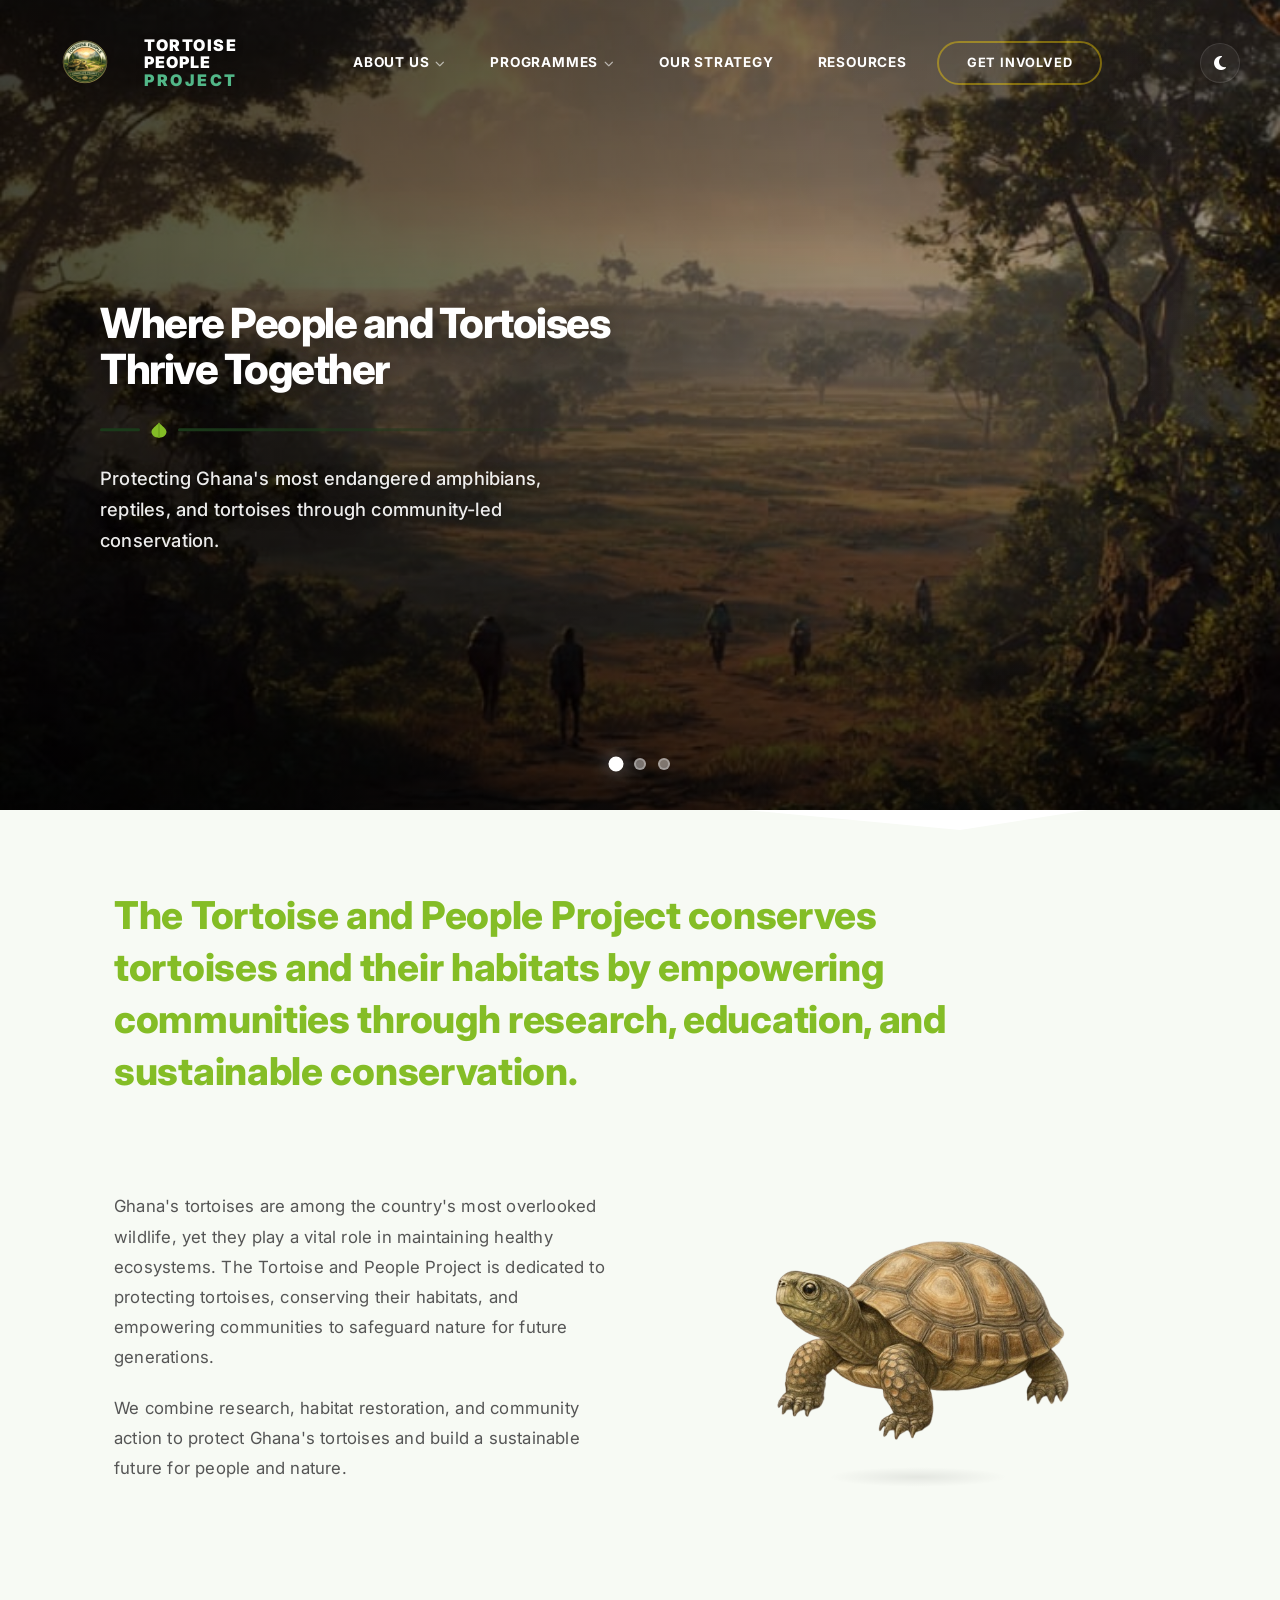
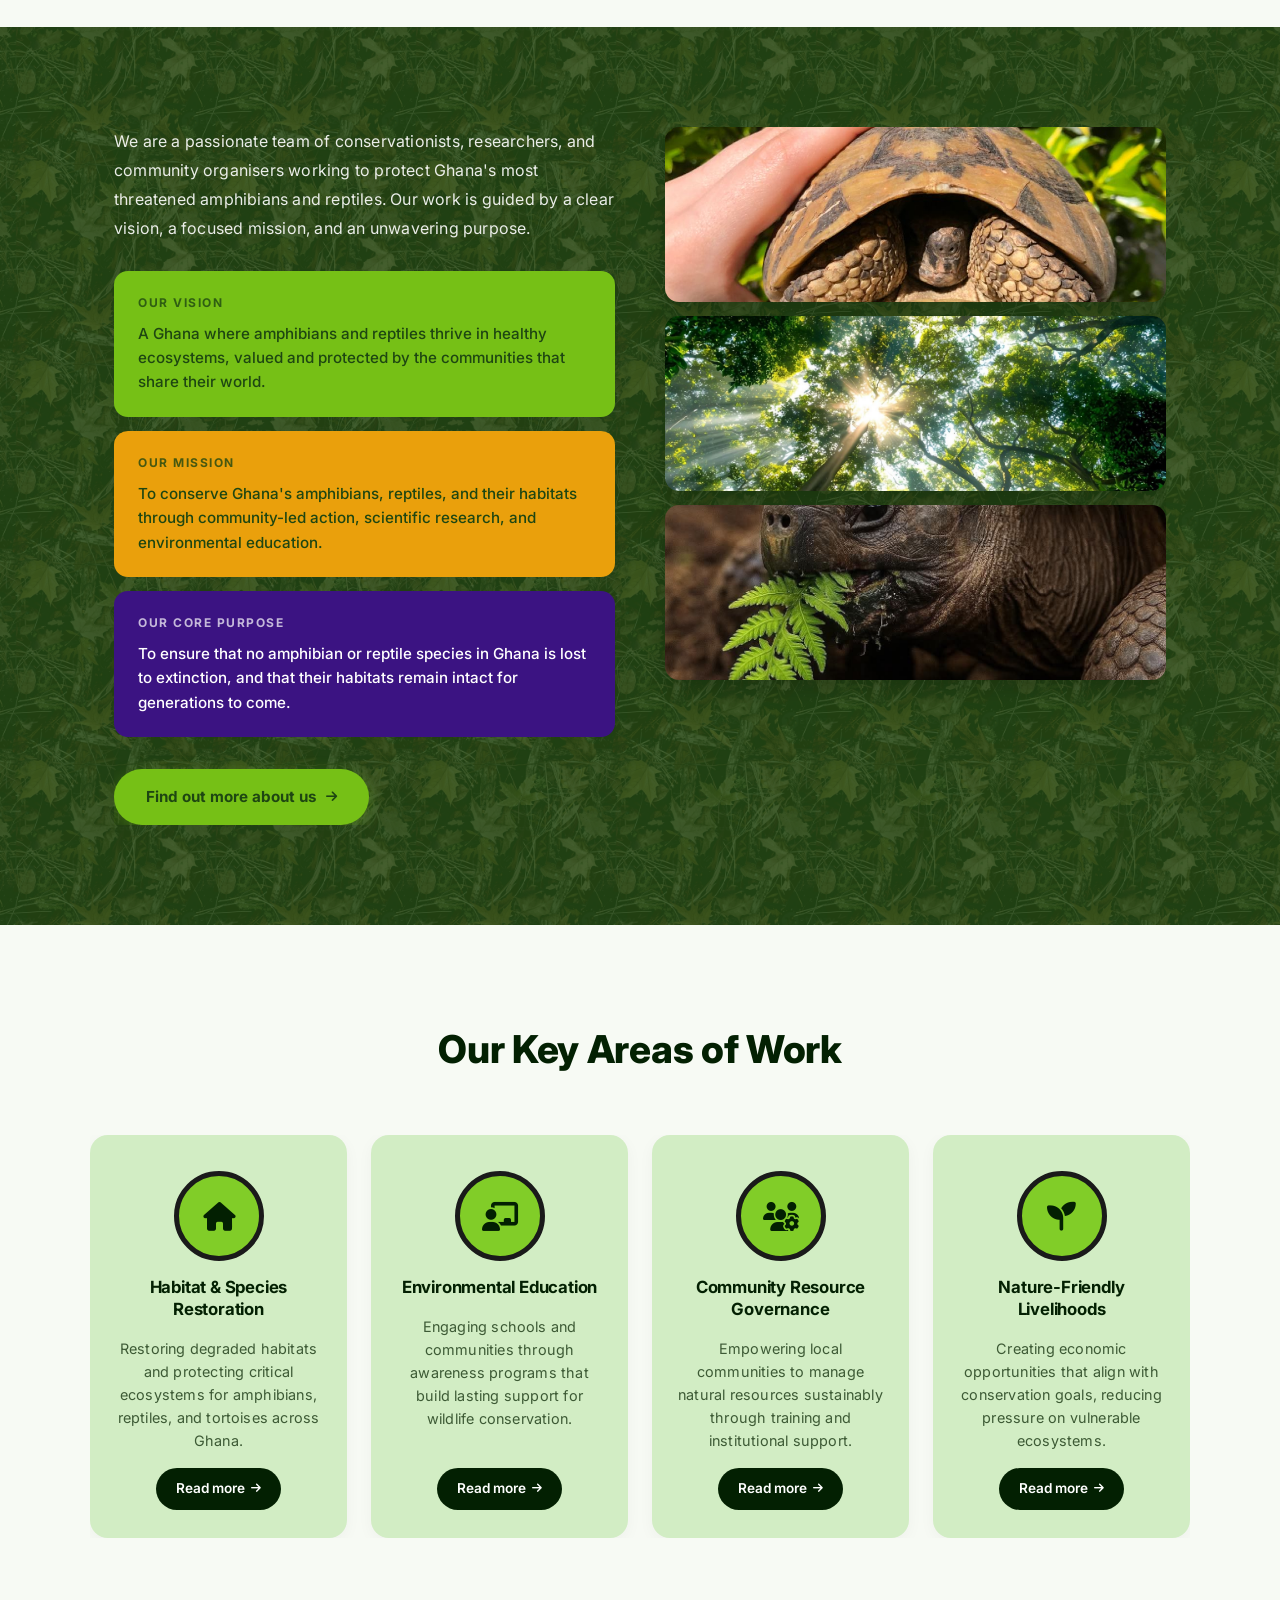
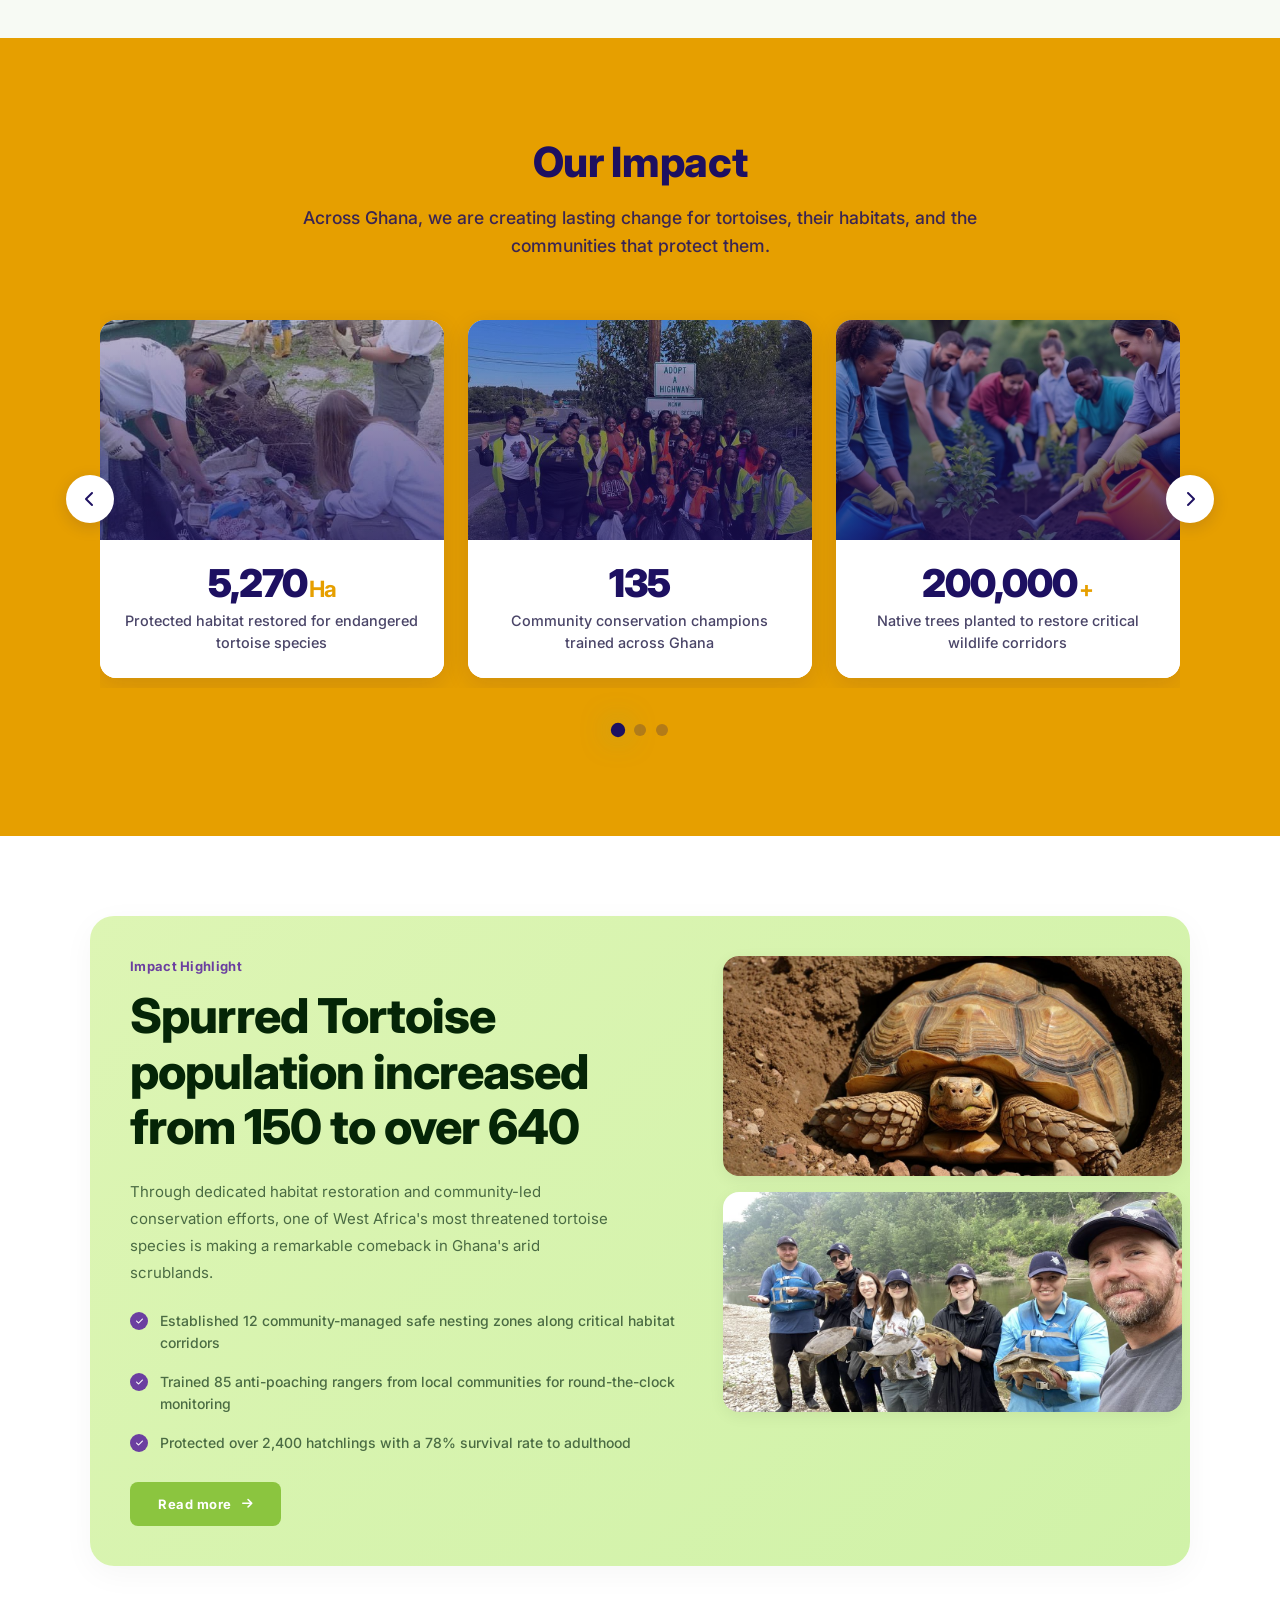
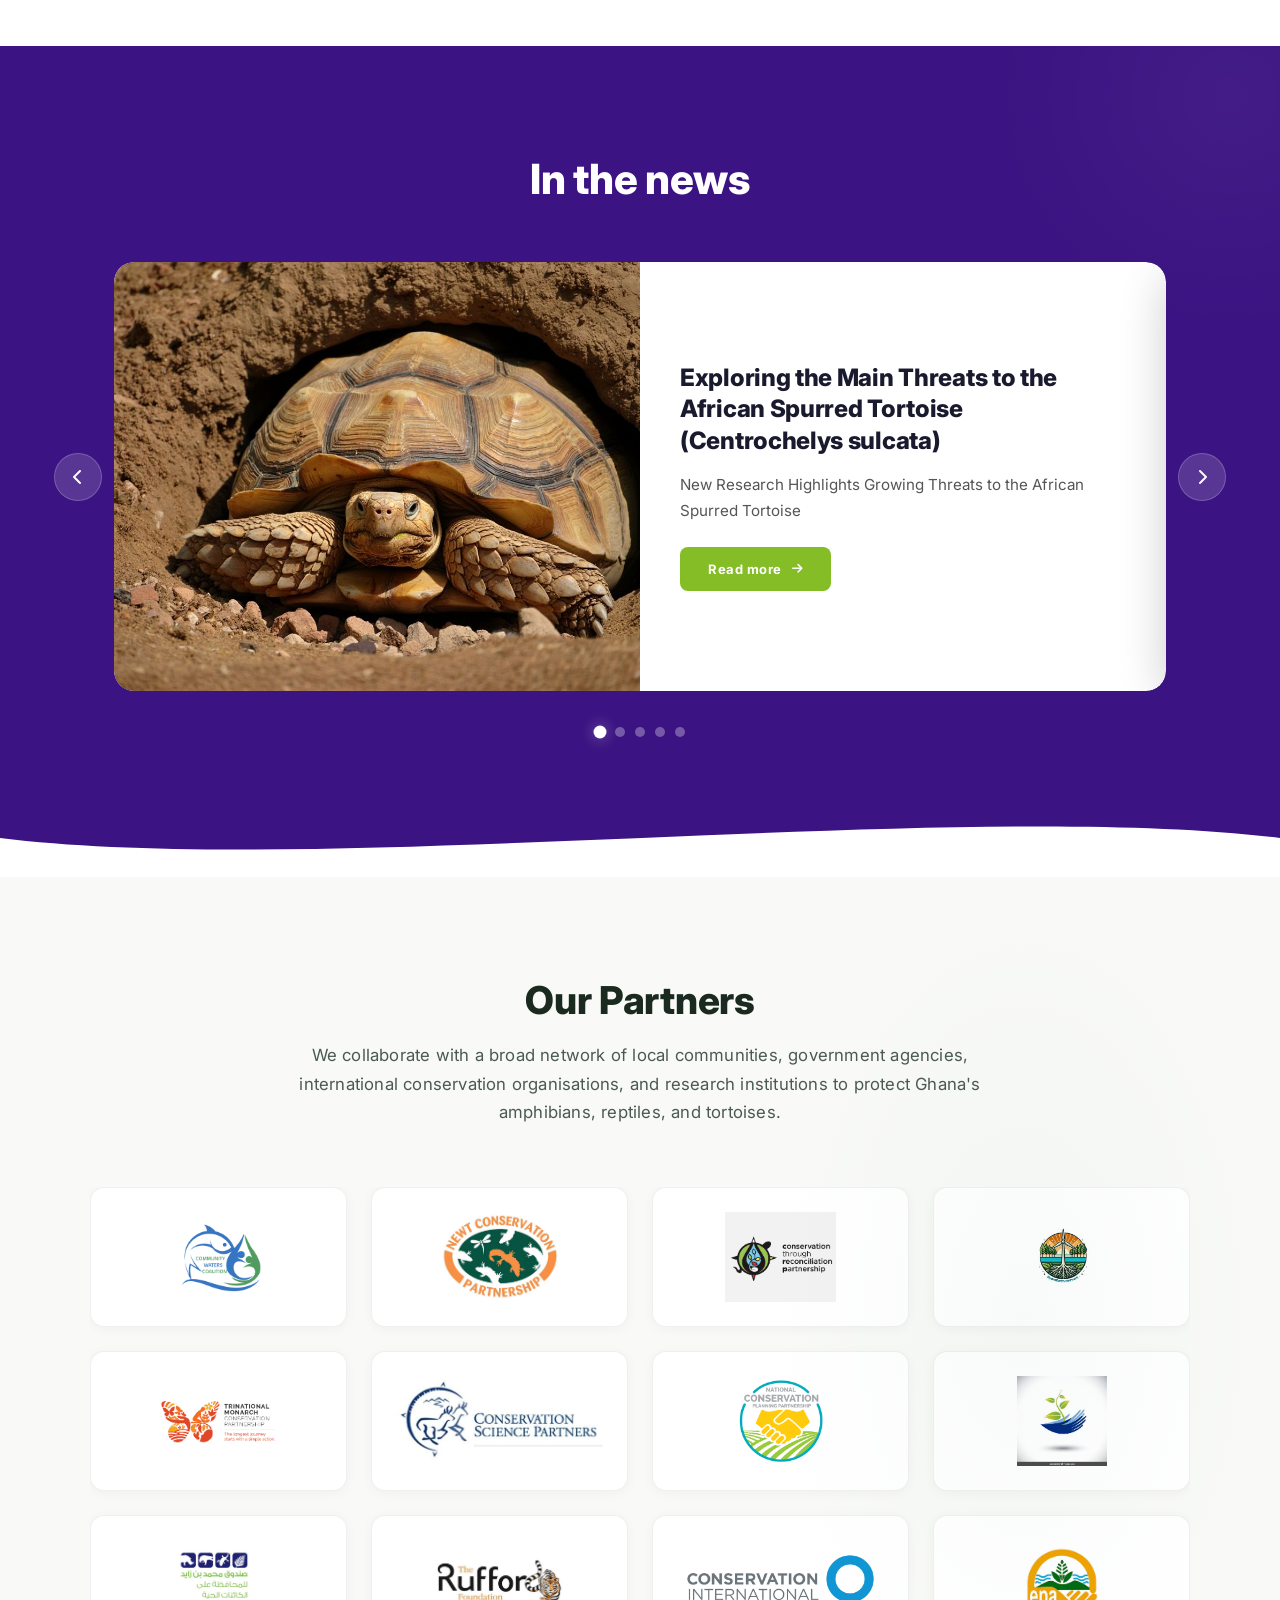
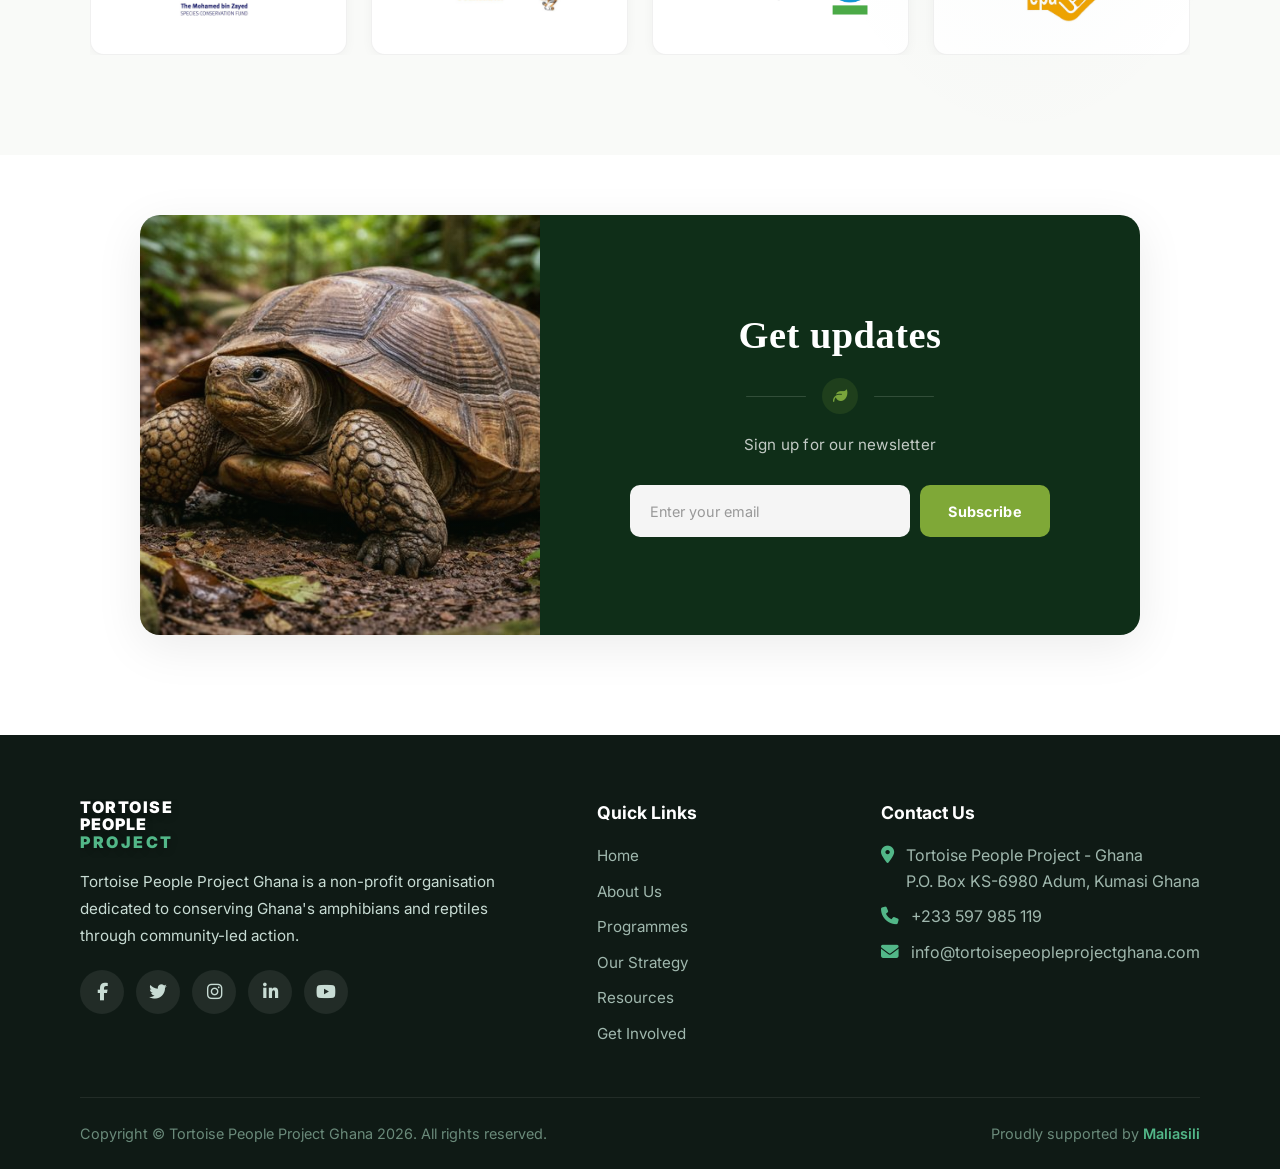
<file: index.html>
<!DOCTYPE html>
<html lang="en">
<head>
    <meta charset="UTF-8" />
    <meta name="viewport" content="width=device-width, initial-scale=1.0" />
    <title>Tortoise People Project – People and nature thriving together</title>
    <link rel="stylesheet" href="css/style.css" />
    <link rel="icon" href="data:,">
    <!-- Font Awesome for icons -->
    <link rel="stylesheet" href="https://cdnjs.cloudflare.com/ajax/libs/font-awesome/6.5.0/css/all.min.css" />
    <!-- Google Fonts -->
    <link href="https://fonts.googleapis.com/css2?family=Inter:wght@300;400;600;700;800;900&display=swap" rel="stylesheet" />
    <meta name="google-site-verification" content="Lm9m9-NFHg53mVqwJqAwFSV5fMm11rKTkuykQXgEdlY" />
    <meta name="description" content="Tortoise People Project is a Ghana-based conservation NGO protecting endangered tortoise species through community-led action and habitat restoration.">
    <meta property="og:type" content="website">
    <meta property="og:title" content="Tortoise People Project">
    <meta property="og:description" content="Protecting Ghana’s tortoises and natural heritage.">
    <meta property="og:image" content="images/logo.png">
    <meta property="og:url" content="">
    <meta name="twitter:card" content="summary_large_image">
    <meta name="twitter:title" content="Tortoise People Project">
    <meta name="twitter:description" content="Protecting Ghana’s tortoises and natural heritage.">
    <meta name="twitter:image" content="images/logo.png">
    <link rel="canonical" href="">
</head>
<body>
       <!-- =========================== -->
<!-- NAVBAR                      -->
<!-- =========================== -->
<header class="header" id="mainHeader">
    <div class="container">
        <nav class="navbar">
            <!-- Logo -->
            <div class="logo">
                <a href="#">
                    <div class="logo-image-wrapper">
                        <img src="images/logo.png" alt="Herp Conservation Ghana Logo" class="logo-img" />
                    </div>
                    <div class="logo-text">
                        <span>TORTOISE</span>
                        <span>PEOPLE</span>
                        <span>PROJECT</span>
                    </div>
                </a>
            </div>

            <!-- ADD THIS OPENING TAG -->
            <ul class="nav-menu" id="navMenu">

                <!-- About Us -->
                <li class="nav-item nav-dropdown">
                    <a href="about.html" class="nav-link dropdown-toggle">
                        <span class="nav-text">About Us</span>
                        <i class="fas fa-chevron-down dropdown-arrow"></i>
                    </a>
                    <ul class="dropdown-menu">
                        <li><a href="about.html#about-approach">Our Approach</a></li>
                        <li><a href="about.html#about-team">Our Team</a></li>
                        <li><a href="about.html#about-where">Where We Work</a></li>
                        <li><a href="about.html#about-partners">Who We Work With</a></li>
                    </ul>
                </li>

                <!-- Programmes -->
                <li class="nav-item nav-dropdown">
                    <a href="#programmes" class="nav-link dropdown-toggle">
                        <span class="nav-text">Programmes</span>
                        <i class="fas fa-chevron-down dropdown-arrow"></i>
                    </a>
                    <ul class="dropdown-menu">
                        <li><a href="Restoration_Protection.html">Habitat and Species Restoration</a></li>
                        <li><a href="Education_Awareness.html">Environmental Education and Awareness</a></li>
                        <li><a href="Community_Resources.html">Community Resource Governance</a></li>
                        <li><a href="Nature_Friendly.html">Nature-Friendly Livelihood</a></li>
                    </ul>
                </li>

                <!-- Our Strategy -->
                <li class="nav-item">
                    <a href="strategy.html" class="nav-link">
                        <span class="nav-text">Our Strategy</span>
                    </a>
                </li>

                <!-- Resources -->
                <li class="nav-item">
                    <a href="resources.html" class="nav-link">
                        <span class="nav-text">Resources</span>
                    </a>
                </li>

                <!-- Get Involved -->
                <li class="nav-item">
                    <a href="get-involved.html" class="btn-nav-primary">
                        <span class="btn-text">GET INVOLVED</span>
                        <span class="btn-glow"></span>
                    </a>
                </li>

            </ul>

            <!-- Mobile Controls -->
            <div class="nav-controls">
                <button class="theme-toggle" id="themeToggle" aria-label="Toggle theme">
                    <i class="fas fa-moon"></i>
                </button>
                <div class="hamburger" id="hamburger">
                    <span></span>
                    <span></span>
                    <span></span>
                </div>
            </div>
        </nav>
    </div>
</header>
      <!-- =========================== -->
<!-- PREMIUM HERO CAROUSEL        -->
<!-- =========================== -->
<section class="premium-hero" id="premiumHero" data-page-id="index">
    
    <!-- Slide 1 -->
    <div class="premium-slide active">
        <div class="premium-bg">
            <img src="images/hm-banner1.png" alt="Ghana forest landscape" />
        </div>
        <!-- Gradient Overlay -->
        <div class="premium-overlay"></div>
        
        <div class="premium-container">
            <div class="premium-content">
                <!-- Title -->
                <h1 class="premium-title">
                    Where People and Tortoises Thrive Together
                </h1>
                
                <!-- Asymmetrical Leaf Divider -->
                <div class="premium-divider">
                    <span class="premium-divider-left"></span>
                    <span class="premium-divider-icon">
                        <svg width="18" height="18" viewBox="0 0 24 24" fill="none" xmlns="http://www.w3.org/2000/svg">
                            <path d="M12 2C8 6 2 10 2 14C2 18 6 22 12 22C18 22 22 18 22 14C22 10 16 6 12 2Z" fill="#84BD26"/>
                            <path d="M12 2C12 6 12 10 12 22" stroke="#6A9E1E" stroke-width="1.5"/>
                        </svg>
                    </span>
                    <span class="premium-divider-right"></span>
                </div>
                
                <!-- Description -->
                <p class="premium-description">
                    Protecting Ghana's most endangered amphibians, reptiles, and tortoises through community-led conservation.
                </p>
                
                
            </div>
        </div>
    </div>

    <!-- Slide 2 -->
    <div class="premium-slide">
        <div class="premium-bg">
            <img src="images/hm-banner2.png" alt="Community conservation in action" />
        </div>
        <div class="premium-overlay"></div>
        
        <div class="premium-container">
            <div class="premium-content">
                <h1 class="premium-title">
                    Guardians of Tortoises in Ghana
                </h1>
                
                <div class="premium-divider">
                    <span class="premium-divider-left"></span>
                    <span class="premium-divider-icon">
                        <svg width="18" height="18" viewBox="0 0 24 24" fill="none" xmlns="http://www.w3.org/2000/svg">
                            <path d="M12 2C8 6 2 10 2 14C2 18 6 22 12 22C18 22 22 18 22 14C22 10 16 6 12 2Z" fill="#84BD26"/>
                            <path d="M12 2C12 6 12 10 12 22" stroke="#6A9E1E" stroke-width="1.5"/>
                        </svg>
                    </span>
                    <span class="premium-divider-right"></span>
                </div>
                
                <p class="premium-description">
                    From the Atewa Forest to the arid savannahs, we safeguard critical habitats for species found nowhere else on Earth.
                </p>
                
                
            </div>
        </div>
    </div>

    <!-- Slide 3 -->
    <div class="premium-slide">
        <div class="premium-bg">
            <img src="images/hm-banner3.png" alt="Tortoise in natural habitat" />
        </div>
        <div class="premium-overlay"></div>
        
        <div class="premium-container">
            <div class="premium-content">
                <h1 class="premium-title">
                    Local People, Lasting Protection
                </h1>
                
                <div class="premium-divider">
                    <span class="premium-divider-left"></span>
                    <span class="premium-divider-icon">
                        <svg width="18" height="18" viewBox="0 0 24 24" fill="none" xmlns="http://www.w3.org/2000/svg">
                            <path d="M12 2C8 6 2 10 2 14C2 18 6 22 12 22C18 22 22 18 22 14C22 10 16 6 12 2Z" fill="#84BD26"/>
                            <path d="M12 2C12 6 12 10 12 22" stroke="#6A9E1E" stroke-width="1.5"/>
                        </svg>
                    </span>
                    <span class="premium-divider-right"></span>
                </div>
                
                <p class="premium-description">
                    Empowering local communities to become the guardians of their own natural resources and wildlife.
                </p>
                
                
            </div>
        </div>
    </div>

    <!-- Pagination Dots -->
    <div class="premium-pagination">
        <button class="premium-dot active" data-index="0" aria-label="Slide 1"></button>
        <button class="premium-dot" data-index="1" aria-label="Slide 2"></button>
        <button class="premium-dot" data-index="2" aria-label="Slide 3"></button>
    </div>

</section>

      


    <!-- =========================== -->
<!-- HOMEPAGE INTRO SECTION       -->
<!-- =========================== -->
<section class="home-intro" id="home-intro">
    <div class="home-intro-container">
        
        <!-- Main Heading -->
        <h2 class="home-intro-heading">
          The Tortoise and People Project conserves tortoises and their habitats by empowering communities through research, education, and sustainable conservation.
        </h2>

        <!-- Body Layout Row -->
        <div class="home-intro-body">
            
            <!-- Left - Text Block -->
            <div class="home-intro-text">
                <p>
                    Ghana's tortoises are among the country's most overlooked wildlife, yet they play a vital role in maintaining healthy ecosystems. The Tortoise and People Project is dedicated to protecting tortoises, conserving their habitats, and empowering communities to safeguard nature for future generations.
                </p>
                <p>
                   We combine research, habitat restoration, and community action to protect Ghana's tortoises and build a sustainable future for people and nature.
                </p>
            </div>

            <!-- Right - Tortoise Illustration -->
            <div class="home-intro-illustration">
                <div class="illustration-wrapper">
                    <img src="images/Tortoise-Illustrator.png" alt="Tortoise illustration" class="illustration-img" />
                    <div class="illustration-shadow"></div>
                </div>
            </div>

        </div>

    </div>
</section>
<!-- =========================== -->
<!-- VISION, MISSION & PURPOSE    -->
<!-- =========================== -->
<section class="vmp-section" id="vmp-section">
    <div class="vmp-container">
        
        <!-- Central Layout Grid -->
        <div class="vmp-grid">
            
            <!-- =========================== -->
            <!-- LEFT - CONTENT STACK         -->
            <!-- =========================== -->
            <div class="vmp-content">
                
                <!-- Intro Text -->
                <p class="vmp-intro">
                    We are a passionate team of conservationists, researchers, and community organisers working to protect Ghana's most threatened amphibians and reptiles. Our work is guided by a clear vision, a focused mission, and an unwavering purpose.
                </p>

                <!-- Cards Wrapper -->
                <div class="vmp-cards">
                    
                    <!-- Vision Card - Lime -->
                    <div class="vmp-card vmp-card--vision">
                        <h3 class="vmp-card-label">Our vision</h3>
                        <p class="vmp-card-text">
                            A Ghana where amphibians and reptiles thrive in healthy ecosystems, valued and protected by the communities that share their world.
                        </p>
                    </div>

                    <!-- Mission Card - Amber -->
                    <div class="vmp-card vmp-card--mission">
                        <h3 class="vmp-card-label">Our mission</h3>
                        <p class="vmp-card-text">
                            To conserve Ghana's amphibians, reptiles, and their habitats through community-led action, scientific research, and environmental education.
                        </p>
                    </div>

                    <!-- Core Purpose Card - Purple -->
                    <div class="vmp-card vmp-card--purpose">
                        <h3 class="vmp-card-label">Our core purpose</h3>
                        <p class="vmp-card-text">
                            To ensure that no amphibian or reptile species in Ghana is lost to extinction, and that their habitats remain intact for generations to come.
                        </p>
                    </div>

                </div>

                <!-- CTA Button -->
                <a href="about.html" class="vmp-btn">
                    <span>Find out more about us</span>
                    <span class="vmp-btn-arrow">
                        <i class="fas fa-arrow-right"></i>
                    </span>
                </a>

            </div>

            <!-- =========================== -->
            <!-- RIGHT - IMAGE GALLERY         -->
            <!-- =========================== -->
            <div class="vmp-gallery">
                
                <!-- Image 1 -->
                <div class="vmp-gallery-item">
                    <img src="images/tortoise-hand.png" alt="Hand holding a small tortoise" />
                </div>

                <!-- Image 2 -->
                <div class="vmp-gallery-item">
                    <img src="images/forest-canopy.png" alt="Overhead forest canopy view" />
                </div>

                <!-- Image 3 -->
                <div class="vmp-gallery-item">
                    <img src="images/tortoise-closeup.png" alt="Tortoise resting on the ground close-up" />
                </div>

            </div>

        </div>

    </div>
</section>
<!-- =========================== -->
<!-- OUR KEY AREAS OF WORK        -->
<!-- =========================== -->
<section class="key-areas-section" id="key-areas">
    <div class="container">
        
        <!-- Section Title -->
        <h2 class="key-areas-title">Our Key Areas of Work</h2>

        <!-- 4-Column Card Grid -->
        <div class="key-areas-grid">
            
            <!-- Card 1 -->
            <div class="key-areas-card">
                <div class="key-areas-icon">
                    <i class="fas fa-home"></i>
                </div>
                <h3 class="key-areas-card-title">Habitat & Species Restoration</h3>
                <p class="key-areas-card-text">
                    Restoring degraded habitats and protecting critical ecosystems for amphibians, reptiles, and tortoises across Ghana.
                </p>
                <a href="Restoration_Protection.html" class="key-areas-read-more">
                    Read more
                    <span class="key-areas-link-arrow">
                        <i class="fas fa-arrow-right"></i>
                    </span>
                </a>
            </div>

            <!-- Card 2 -->
            <div class="key-areas-card">
                <div class="key-areas-icon">
                    <i class="fas fa-chalkboard-teacher"></i>
                </div>
                <h3 class="key-areas-card-title">Environmental Education</h3>
                <p class="key-areas-card-text">
                    Engaging schools and communities through awareness programs that build lasting support for wildlife conservation.
                </p>
                <a href="Education_Awareness.html" class="key-areas-read-more">
                    Read more
                    <span class="key-areas-link-arrow">
                        <i class="fas fa-arrow-right"></i>
                    </span>
                </a>
            </div>

            <!-- Card 3 -->
            <div class="key-areas-card">
                <div class="key-areas-icon">
                    <i class="fas fa-users-cog"></i>
                </div>
                <h3 class="key-areas-card-title">Community Resource Governance</h3>
                <p class="key-areas-card-text">
                    Empowering local communities to manage natural resources sustainably through training and institutional support.
                </p>
                <a href="Community_Resources.html" class="key-areas-read-more">
                    Read more
                    <span class="key-areas-link-arrow">
                        <i class="fas fa-arrow-right"></i>
                    </span>
                </a>
            </div>

            <!-- Card 4 -->
            <div class="key-areas-card">
                <div class="key-areas-icon">
                    <i class="fas fa-seedling"></i>
                </div>
                <h3 class="key-areas-card-title">Nature-Friendly Livelihoods</h3>
                <p class="key-areas-card-text">
                    Creating economic opportunities that align with conservation goals, reducing pressure on vulnerable ecosystems.
                </p>
                <a href="Nature_Friendly.html" class="key-areas-read-more">
                    Read more
                    <span class="key-areas-link-arrow">
                        <i class="fas fa-arrow-right"></i>
                    </span>
                </a>
            </div>

        </div>

    </div>
</section>
    <!-- =========================== -->
<!-- OUR IMPACT  SECTION    -->
<!-- =========================== -->
<section class="impact-slider-section" id="impact-slider">
    <div class="container">
        
        <!-- Header Wrapper -->
        <div class="impact-slider-header">
            <h2 class="impact-slider-title">Our Impact</h2>
            <p class="impact-slider-subtitle">
                Across Ghana, we are creating lasting change for tortoises, their habitats, and the communities that protect them.
            </p>
        </div>

        <!-- Slider Carousel Wrapper -->
        <div class="impact-slider-wrapper">
            
            <!-- Prev Button -->
            <button class="impact-slider-btn impact-slider-prev" id="impactPrev" aria-label="Previous slide">
                <i class="fas fa-chevron-left"></i>
            </button>

            <!-- Slider Window -->
            <div class="impact-slider-window">
                <!-- Slider Track -->
                <div class="impact-slider-track" id="impactTrack">
                    
                    <!-- Slide Card 1 -->
                    <div class="impact-slide-card">
                        <div class="impact-slide-image">
                            <img src="images/Habitat_Restoration.png" alt="Habitat restoration impact" />
                            <div class="impact-slide-overlay"></div>
                        </div>
                        <div class="impact-slide-content">
                            <div class="impact-slide-number">5,270<span class="impact-slide-unit">Ha</span></div>
                            <p class="impact-slide-text">Protected habitat restored for endangered tortoise species</p>
                        </div>
                    </div>

                    <!-- Slide Card 2 -->
                    <div class="impact-slide-card">
                        <div class="impact-slide-image">
                            <img src="images/community_engagement.png" alt="Community engagement impact" />
                            <div class="impact-slide-overlay"></div>
                        </div>
                        <div class="impact-slide-content">
                            <div class="impact-slide-number">135</div>
                            <p class="impact-slide-text">Community conservation champions trained across Ghana</p>
                        </div>
                    </div>

                    <!-- Slide Card 3 -->
                    <div class="impact-slide-card">
                        <div class="impact-slide-image">
                            <img src="images/tree_planting.png" alt="Tree planting impact" />
                            <div class="impact-slide-overlay"></div>
                        </div>
                        <div class="impact-slide-content">
                            <div class="impact-slide-number">200,000<span class="impact-slide-unit">+</span></div>
                            <p class="impact-slide-text">Native trees planted to restore critical wildlife corridors</p>
                        </div>
                    </div>

                    <!-- Slide Card 4 -->
                    <div class="impact-slide-card">
                        <div class="impact-slide-image">
                            <img src="images/school_outreach.png" alt="School outreach impact" />
                            <div class="impact-slide-overlay"></div>
                        </div>
                        <div class="impact-slide-content">
                            <div class="impact-slide-number">20,000<span class="impact-slide-unit">+</span></div>
                            <p class="impact-slide-text">Students reached through environmental education programs</p>
                        </div>
                    </div>

                    <!-- Slide Card 5 -->
                    <div class="impact-slide-card">
                        <div class="impact-slide-image">
                            <img src="images/protected_areas.png" alt="Protected areas impact" />
                            <div class="impact-slide-overlay"></div>
                        </div>
                        <div class="impact-slide-content">
                            <div class="impact-slide-number">12</div>
                            <p class="impact-slide-text">Community-managed protected areas established</p>
                        </div>
                    </div>

                </div>
            </div>

            <!-- Next Button -->
            <button class="impact-slider-btn impact-slider-next" id="impactNext" aria-label="Next slide">
                <i class="fas fa-chevron-right"></i>
            </button>

        </div>

        <!-- Slider Dots -->
        <div class="impact-slider-dots" id="impactDots"></div>

    </div>
</section>
<!-- =========================== -->
<!-- TORTOISE IMPACT HIGHLIGHT     -->
<!-- =========================== -->
<section class="tortoise-impact" id="tortoise-impact">
    <div class="tortoise-impact-container">
        
        <!-- Left Content -->
        <div class="tortoise-impact-left">
            <span class="tortoise-impact-badge">Impact Highlight</span>
            
            <h2 class="tortoise-impact-heading">
                Spurred Tortoise<br />population increased<br />from 150 to over 640
            </h2>
            
            <p class="tortoise-impact-description">
                Through dedicated habitat restoration and community-led conservation efforts, one of West Africa's most threatened tortoise species is making a remarkable comeback in Ghana's arid scrublands.
            </p>
            
            <!-- Bullet List -->
            <ul class="tortoise-impact-list">
                <li class="tortoise-impact-list-item">
                    <span class="tortoise-impact-check">
                        <i class="fas fa-check"></i>
                    </span>
                    <span class="tortoise-impact-list-text">Established 12 community-managed safe nesting zones along critical habitat corridors</span>
                </li>
                <li class="tortoise-impact-list-item">
                    <span class="tortoise-impact-check">
                        <i class="fas fa-check"></i>
                    </span>
                    <span class="tortoise-impact-list-text">Trained 85 anti-poaching rangers from local communities for round-the-clock monitoring</span>
                </li>
                <li class="tortoise-impact-list-item">
                    <span class="tortoise-impact-check">
                        <i class="fas fa-check"></i>
                    </span>
                    <span class="tortoise-impact-list-text">Protected over 2,400 hatchlings with a 78% survival rate to adulthood</span>
                </li>
            </ul>
            
            <!-- Read More Button -->
            <a href="Restoration_Protection.html" class="tortoise-impact-btn">
                <span>Read more</span>
                <span class="tortoise-impact-btn-arrow">
                    <i class="fas fa-arrow-right"></i>
                </span>
            </a>
        </div>
        
        <!-- Right Images -->
        <div class="tortoise-impact-right">
            <div class="tortoise-impact-image-top">
                <img src="images/spurred-tortoise.png" alt="Spurred Tortoise in its natural arid habitat" />
            </div>
            <div class="tortoise-impact-image-bottom">
                <img src="images/community-conservation-team.png" alt="Community conservation team monitoring tortoise populations" />
            </div>
        </div>
        
    </div>
</section>
<!-- =========================== -->
<!-- IN THE NEWS SLIDER SECTION   -->
<!-- =========================== -->
<section class="news-slider-section" id="news-slider">
    <div class="news-slider-container">
        
        <!-- Section Title -->
        <h2 class="news-slider-title">In the news</h2>

        <!-- Carousel Wrapper -->
        <div class="news-carousel-wrapper">
            
            <!-- Prev Button -->
            <button class="news-nav-btn news-nav-prev" id="newsPrev" aria-label="Previous slide">
                <i class="fas fa-chevron-left"></i>
            </button>

            <!-- Slider Viewport -->
            <div class="news-slider-viewport">
                <div class="news-slider-track" id="newsTrack">
                    
                    <!-- Slide 1 -->
                    <div class="news-slide">
                        <div class="news-slide-image">
                            <img src="images/spurred-tortoise.png" alt="New tortoise population discovered" />
                        </div>
                        <div class="news-slide-content">
                            <h3 class="news-slide-heading">Exploring the Main Threats to the African Spurred Tortoise (Centrochelys sulcata)</h3>
                            <p class="news-slide-text">
                                New Research Highlights Growing Threats to the African Spurred Tortoise
                            </p>
                            <a href="https://www.cambridge.org/core/journals/oryx/article/exploring-the-main-threats-to-the-threatened-african-spurred-tortoise-centrochelys-sulcata-in-the-west-african-sahel/79FF1948C3DED7A4482CCBF7A7B244DE?utm_source=chatgpt.com" class="news-slide-btn">
                                Read more
                                <span class="news-slide-btn-arrow">
                                    <i class="fas fa-arrow-right"></i>
                                </span>
                            </a>
                        </div>
                    </div>

                    <!-- Slide 2 -->
                    <div class="news-slide">
                        <div class="news-slide-image">
                            <img src="images/news3.jpg" alt="Community rangers graduation" />
                        </div>
                        <div class="news-slide-content">
                            <h3 class="news-slide-heading">Local Communities Become Tortoise Guardians to Protect Endangered Asian Giant Tortoises</h3>
                            <p class="news-slide-text">
                                Communities in Nagaland, India, are helping restore the critically endangered Asian giant tortoise by transforming former hunters into "Tortoise Guardians." Through community-led conservation, local guardians now monitor and protect tortoise populations while supporting habitat restoration efforts.
                            </p>
                            <a href="https://paryawaran.com/2026/05/11/guardians-bring-giant-tortoises-back-to-nagaland-forests/?utm_source=chatgpt.com" class="news-slide-btn">
                                Read more
                                <span class="news-slide-btn-arrow">
                                    <i class="fas fa-arrow-right"></i>
                                </span>
                            </a>
                        </div>
                    </div>

                    <!-- Slide 3 -->
                    <div class="news-slide">
                        <div class="news-slide-image">
                            <img src="images/news2.jpg" alt="Tortoise hatchling success" />
                        </div>
                        <div class="news-slide-content">
                            <h3 class="news-slide-heading">Community-Led Nest Protection Helps Save Thousands of Endangered Turtle Hatchlings</h3>
                            <p class="news-slide-text">
                               Community conservation programs are helping protect turtle nesting sites by safeguarding vulnerable nests, reducing threats from predators and human activities, and increasing the number of hatchlings successfully reaching the wild. These initiatives show how local communities can play a vital role in species recovery.
                            </p>
                            <a href="https://www.facetsjournal.com/doi/10.1139/facets-2023-0044?utm_source=chatgpt.com" class="news-slide-btn">
                                Read more
                                <span class="news-slide-btn-arrow">
                                    <i class="fas fa-arrow-right"></i>
                                </span>
                            </a>
                        </div>
                    </div>

                    <!-- Slide 4 -->
                    <div class="news-slide">
                        <div class="news-slide-image">
                            <img src="images/news1.jpg" alt="Habitat restoration project" />
                        </div>
                        <div class="news-slide-content">
                            <h3 class="news-slide-heading">Restoring Tortoise Habitats Through Large-Scale Conservation Partnerships</h3>
                            <p class="news-slide-text">
                                Conservation organizations are working together to restore degraded habitats and protect endangered giant tortoise populations in the Galápagos. Through habitat restoration, invasive species management, research, and community involvement, these efforts are helping rebuild ecosystems where tortoises can thrive.
                            </p>
                            <a href="https://www.galapagos.org/conservation/giant-tortoise-restoration/?utm_source=chatgpt.com" class="news-slide-btn">
                                Read more
                                <span class="news-slide-btn-arrow">
                                    <i class="fas fa-arrow-right"></i>
                                </span>
                            </a>
                        </div>
                    </div>
                    <!-- Slide 5 -->
                    <div class="news-slide">
                        <div class="news-slide-image">
                            <img src="images/news6.jpg" alt="Habitat restoration project" />
                        </div>
                        <div class="news-slide-content">
                            <h3 class="news-slide-heading">Endangered Tortoises Return to Restored Habitat After Major Ecosystem Recovery Project</h3>
                            <p class="news-slide-text">
                                A major ecological restoration partnership has brought endangered Floreana giant tortoises back to their historic habitat after nearly 200 years. The project combined habitat restoration, invasive species control, scientific research, and community collaboration to rebuild the island ecosystem and support long-term tortoise recovery.
                            </p>
                            <a href="https://www.darwinfoundation.org/en/news/newsroom/158-endangered-tortoises-released-onto-floreana-island-galapagos-for-first-time-in-over-180-years/?utm_source=chatgpt.com" class="news-slide-btn">
                                Read more
                                <span class="news-slide-btn-arrow">
                                    <i class="fas fa-arrow-right"></i>
                                </span>
                            </a>
                        </div>
                    </div>

                </div>
            </div>

            <!-- Next Button -->
            <button class="news-nav-btn news-nav-next" id="newsNext" aria-label="Next slide">
                <i class="fas fa-chevron-right"></i>
            </button>

        </div>

        <!-- Pagination Dots -->
        <div class="news-pagination" id="newsPagination"></div>

    </div>

    <!-- Curved Bottom -->
    <div class="news-curve-bottom">
        <svg xmlns="http://www.w3.org/2000/svg" viewBox="0 0 1440 80" preserveAspectRatio="none">
            <path d="M0,40 C360,80 1080,0 1440,40 L1440,80 L0,80 Z" fill="#ffffff" />
        </svg>
    </div>
</section>

   <!-- =========================== -->
<!-- OUR PARTNERS SECTION         -->
<!-- =========================== -->
<section class="partners-section" id="partners">
    <div class="container">
        
        <!-- Title Section -->
        <div class="partners-header">
            <h2 class="partners-title">Our Partners</h2>
            <p class="partners-subtitle">
                We collaborate with a broad network of local communities, government agencies, international conservation organisations, and research institutions to protect Ghana's amphibians, reptiles, and tortoises.
            </p>
        </div>

        <!-- Partners Grid -->
        <div class="partners-grid">
            
            <!-- Partner 1 -->
            <div class="partner-logo-wrapper">
                <img src="images/partner1.png" alt="Forestry Commission Ghana" class="partner-logo" />
            </div>

            <!-- Partner 2 -->
            <div class="partner-logo-wrapper">
                <img src="images/partner2.png" alt="IUCN" class="partner-logo" />
            </div>

            <!-- Partner 3 -->
            <div class="partner-logo-wrapper">
                <img src="images/partner3.png" alt="Rainforest Trust" class="partner-logo" />
            </div>

            <!-- Partner 4 -->
            <div class="partner-logo-wrapper">
                <img src="images/partner4.png" alt="Amphibian Survival Alliance" class="partner-logo" />
            </div>

            <!-- Partner 5 -->
            <div class="partner-logo-wrapper">
                <img src="images/partner5.png" alt="Global Wildlife Conservation" class="partner-logo" />
            </div>

            <!-- Partner 6 -->
            <div class="partner-logo-wrapper">
                <img src="images/partner6.png" alt="University of Ghana" class="partner-logo" />
            </div>

            <!-- Partner 7 -->
            <div class="partner-logo-wrapper">
                <img src="images/partner7.png" alt="Maliasili" class="partner-logo" />
            </div>

            <!-- Partner 8 -->
            <div class="partner-logo-wrapper">
                <img src="images/partner8.png" alt="Synchronicity Earth" class="partner-logo" />
            </div>

            <!-- Partner 9 -->
            <div class="partner-logo-wrapper">
                <img src="images/partner9.png" alt="Mohamed bin Zayed Species Conservation Fund" class="partner-logo" />
            </div>

            <!-- Partner 10 -->
            <div class="partner-logo-wrapper">
                <img src="images/partner10.png" alt="Rufford Foundation" class="partner-logo" />
            </div>

            <!-- Partner 11 -->
            <div class="partner-logo-wrapper">
                <img src="images/partner11.png" alt="Conservation International" class="partner-logo" />
            </div>

            <!-- Partner 12 -->
            <div class="partner-logo-wrapper">
                <img src="images/partner12.png" alt="EPA Ghana" class="partner-logo" />
            </div>

        </div>

    </div>
</section>

    <!-- =========================== -->
<!-- NEWSLETTER SECTION           -->
<!-- =========================== -->
<section class="newsletter-section" id="newsletter">
    <div class="container">
        
        <!-- Newsletter Container -->
        <div class="newsletter-container">
            
            <!-- Left Panel - Image -->
            <div class="newsletter-image-panel">
                <img src="images/newsletter-tortoise.png" alt="Tortoise in natural forest habitat" />
            </div>

            <!-- Right Panel - Form -->
            <div class="newsletter-form-panel">
                <div class="newsletter-form-content">
                    
                    <!-- Title -->
                    <h2 class="newsletter-title">Get updates</h2>
                    
                    <!-- Styled Divider with Leaf Icon -->
                    <div class="newsletter-divider">
                        <span class="newsletter-divider-line"></span>
                        <span class="newsletter-divider-icon">
                            <i class="fas fa-leaf"></i>
                        </span>
                        <span class="newsletter-divider-line"></span>
                    </div>
                    
                    <!-- Subtitle -->
                    <p class="newsletter-subtitle">Sign up for our newsletter</p>
                    
                    <!-- Subscription Form -->
                    <form class="newsletter-form" id="newsletterForm">
                        <div class="newsletter-input-group">
                            <input 
                                type="email" 
                                class="newsletter-input" 
                                placeholder="Enter your email" 
                                required 
                                id="newsletterEmail"
                            />
                            <button type="submit" class="newsletter-btn">
                                Subscribe
                            </button>
                        </div>
                    </form>
                    
                    <!-- Success Message (Hidden by default) -->
                    <div class="newsletter-success" id="newsletterSuccess">
                        <span class="newsletter-success-icon">
                            <i class="fas fa-check-circle"></i>
                        </span>
                        <p class="newsletter-success-text">Thank you! You've been added to our newsletter.</p>
                    </div>
                    
                    <!-- Error Message (Hidden by default) -->
                    <div class="newsletter-error" id="newsletterError">
                        <span class="newsletter-error-icon">
                            <i class="fas fa-exclamation-circle"></i>
                        </span>
                        <p class="newsletter-error-text">Please enter a valid email address.</p>
                    </div>

                </div>
            </div>

        </div>

    </div>
</section>
     <!-- =========================== -->
    <!-- FOOTER                      -->
    <!-- =========================== -->
    <footer class="footer">
        <div class="container">
            <div class="footer-grid">
                <div class="footer-col">
                    <div class="footer-logo">
                        
                        <div class="logo-text">
                            <span>TORTOISE</span>
                            <span>PEOPLE</span>
                            <span>PROJECT</span>
                        </div>
                    </div>
                    <p>
                        Tortoise People Project Ghana is a non-profit organisation dedicated to
                        conserving Ghana's amphibians and reptiles through community-led action.
                    </p>
                    <div class="footer-social">
                        <a href="#"><i class="fab fa-facebook-f"></i></a>
                        <a href="#"><i class="fab fa-twitter"></i></a>
                        <a href="#"><i class="fab fa-instagram"></i></a>
                        <a href="#"><i class="fab fa-linkedin-in"></i></a>
                        <a href="#"><i class="fab fa-youtube"></i></a>
                    </div>
                </div>
                <div class="footer-col">
                    <h4>Quick Links</h4>
                    <ul>
                        <li><a href="index.html">Home</a></li>
                        <li><a href="about.html">About Us</a></li>
                        <li><a href="#Programme">Programmes</a></li>
                        <li><a href="strategy.html">Our Strategy</a></li>
                        <li><a href="resources.html">Resources</a></li>
                        <li><a href="get-involved.html">Get Involved</a></li>
                    </ul>
                </div>
                <div class="footer-col">
                    <h4>Contact Us</h4>
                    <ul class="contact-info">
                        <li>
                            <i class="fas fa-map-marker-alt"></i>
                            Tortoise People Project - Ghana <br />
                            P.O. Box KS-6980 Adum, Kumasi Ghana
                        </li>
                        <li>
                            <i class="fas fa-phone"></i>
                            +233 597 985 119
                        </li>
                        <li>
                            <i class="fas fa-envelope"></i>
                            info@tortoisepeopleprojectghana.com
                        </li>
                    </ul>
                </div>
            </div>
            <div class="footer-bottom">
                <p>
                    Copyright &copy; Tortoise People Project Ghana 2026. All rights reserved.
                </p>
                <p class="footer-credit">
                    Proudly supported by <span>Maliasili</span>
                </p>
            </div>
        </div>
    </footer>

    <!-- Scroll Button -->
    <div class="scroll-indicator" id="scrollIndicator">
        <div class="scroll-ring">
            <svg class="scroll-ring-svg" viewBox="0 0 100 100">
                <circle class="scroll-ring-bg" cx="50" cy="50" r="42" />
                <circle class="scroll-ring-progress" cx="50" cy="50" r="42" />
            </svg>
            <div class="scroll-icon">
                <i class="fas fa-chevron-down"></i>
            </div>
        </div>
        <span class="scroll-label" id="scrollLabel">Scroll</span>
    </div>

    <!-- JavaScript -->
    <script src="js/config.js"></script>
    <script src="js/main.js"></script>
    <script src="js/public-common.js"></script>
    <script src="js/public-sections.js"></script>
    <script src="js/hero-index.js"></script>  
    <script src="js/public-seo.js"></script>
</body>
</html>
</file>
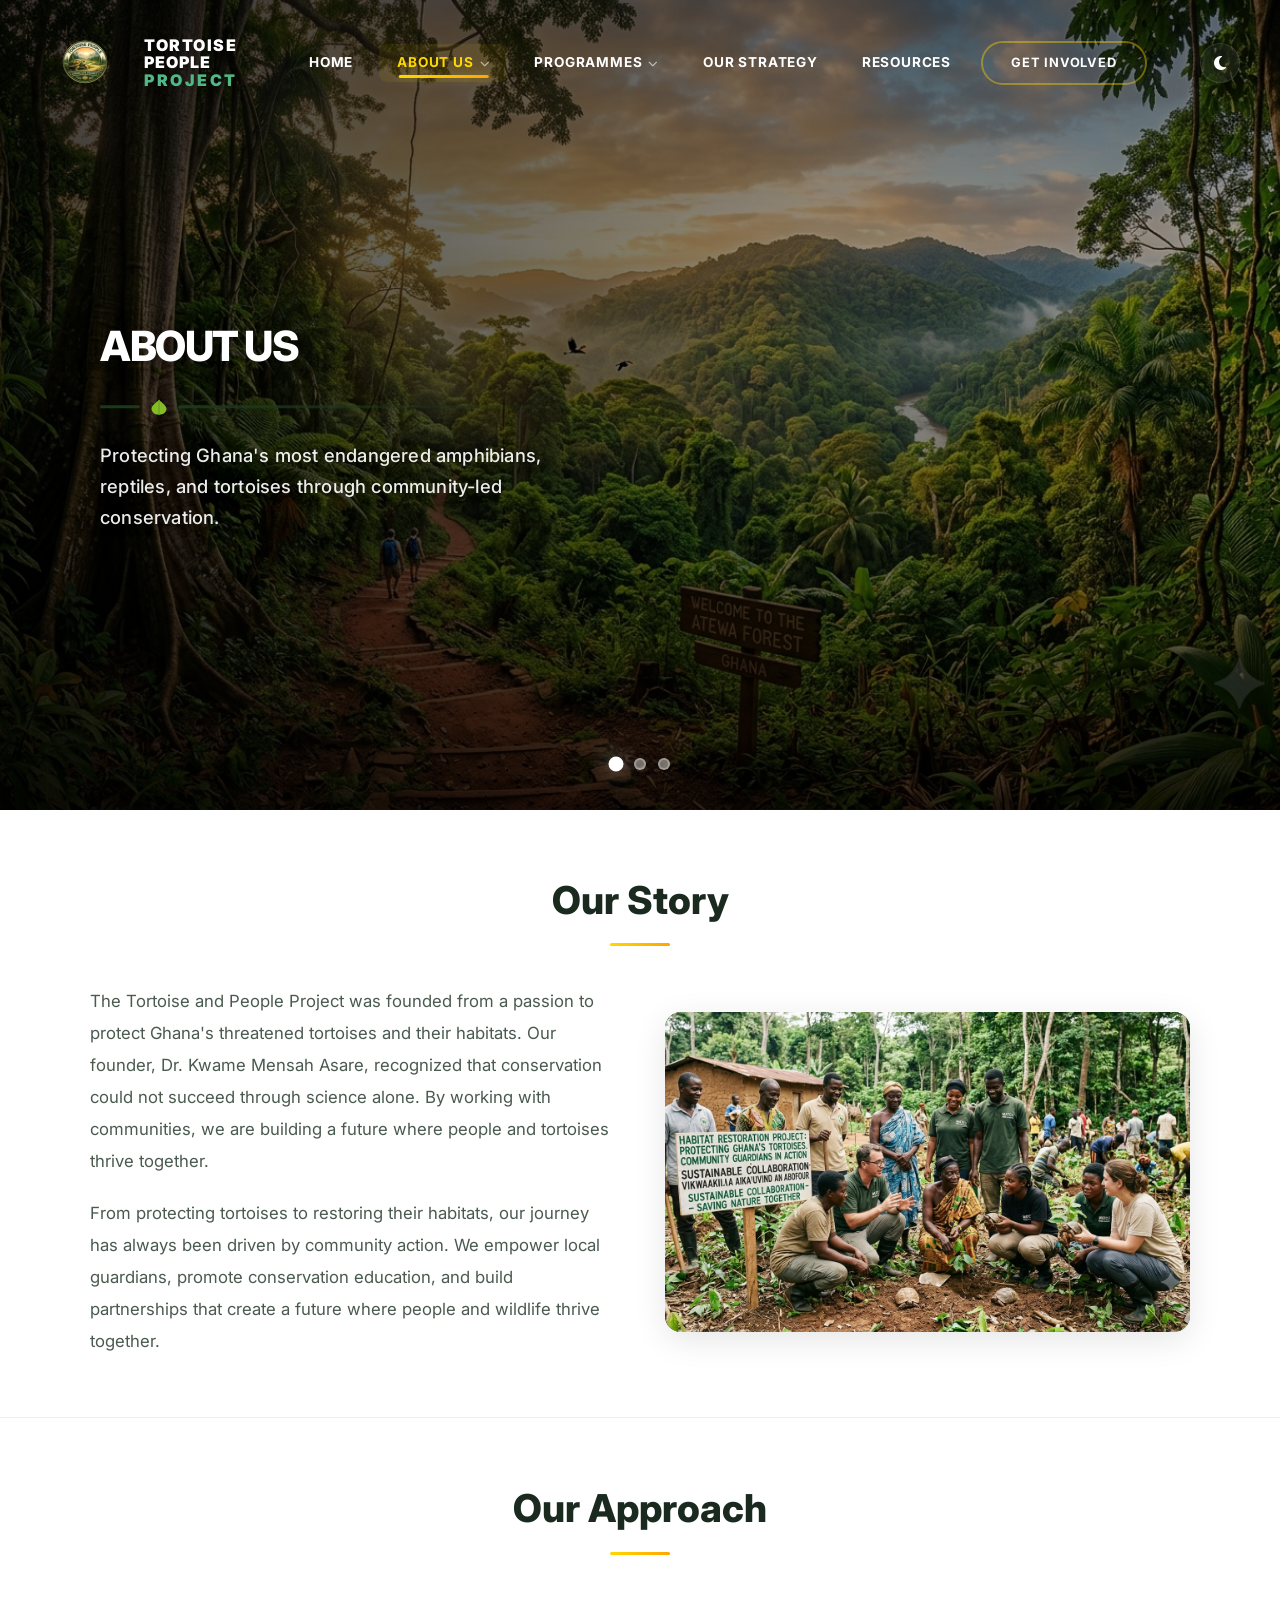
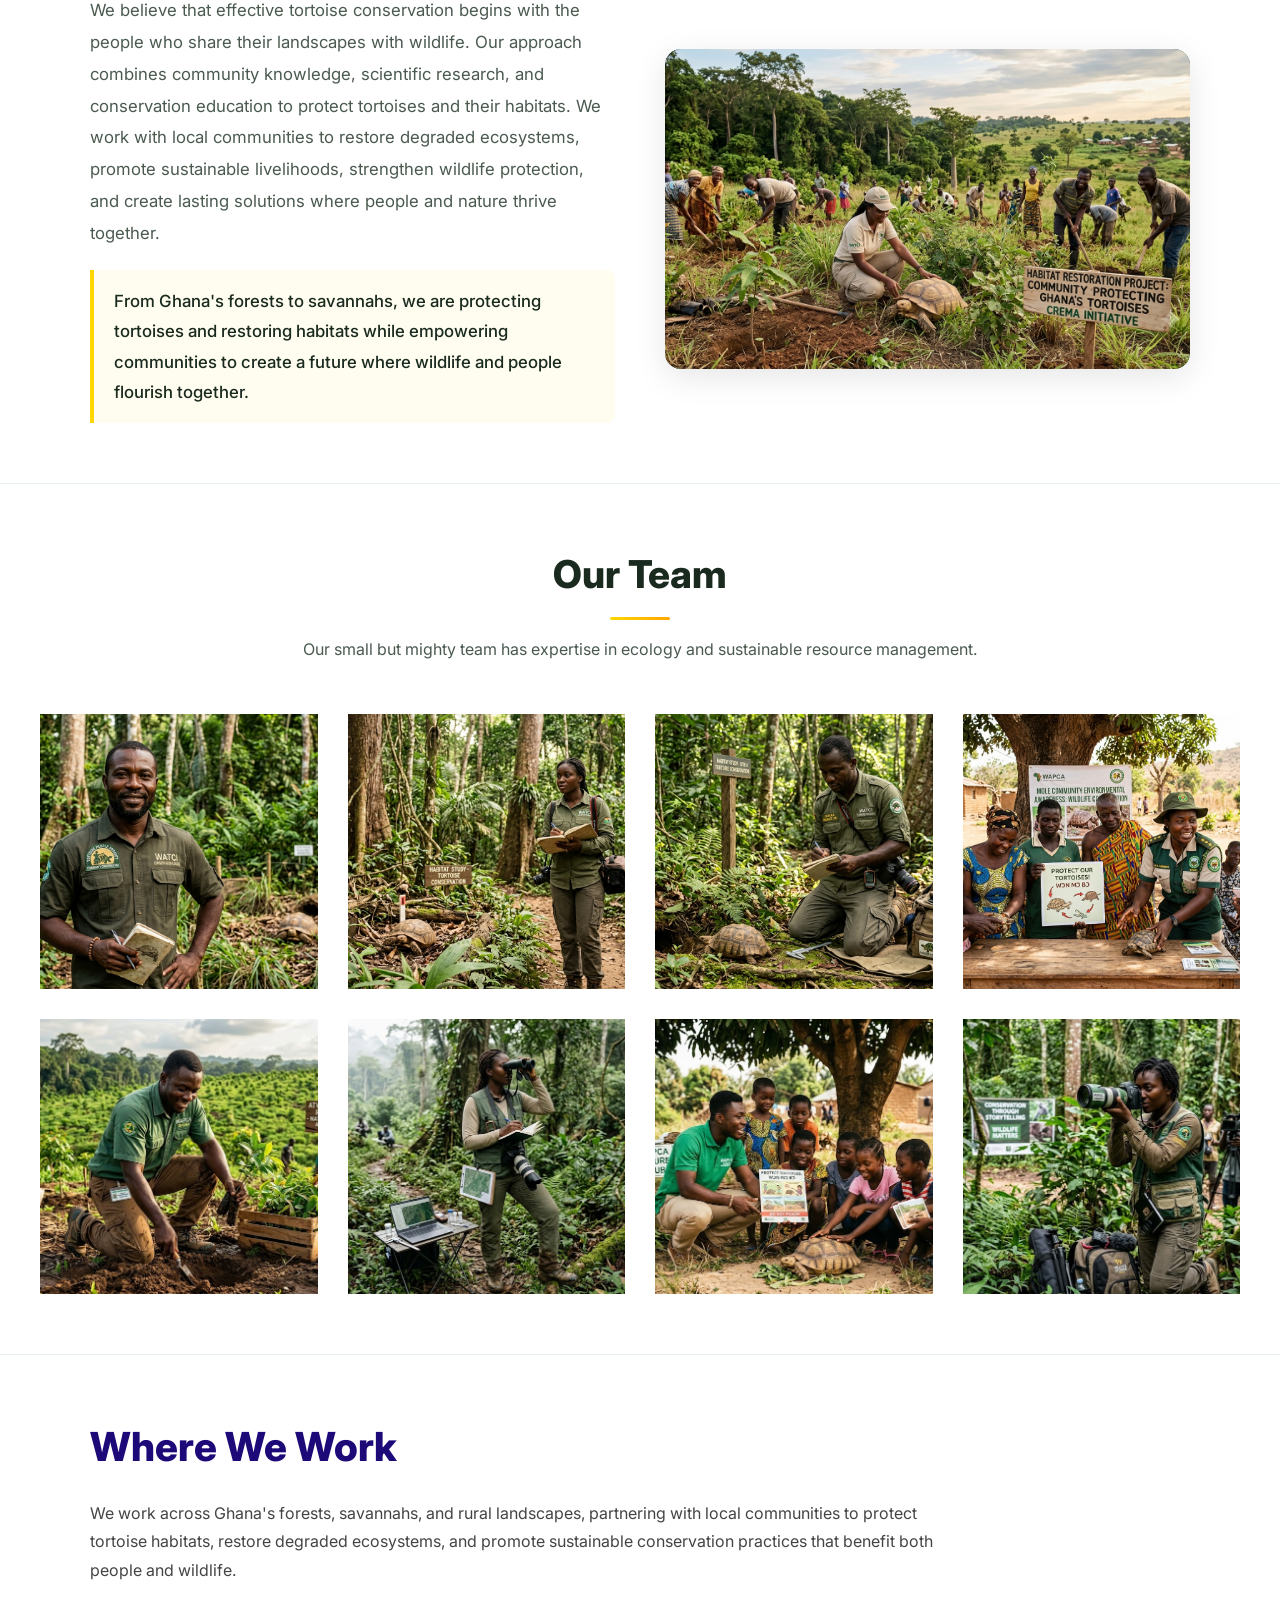
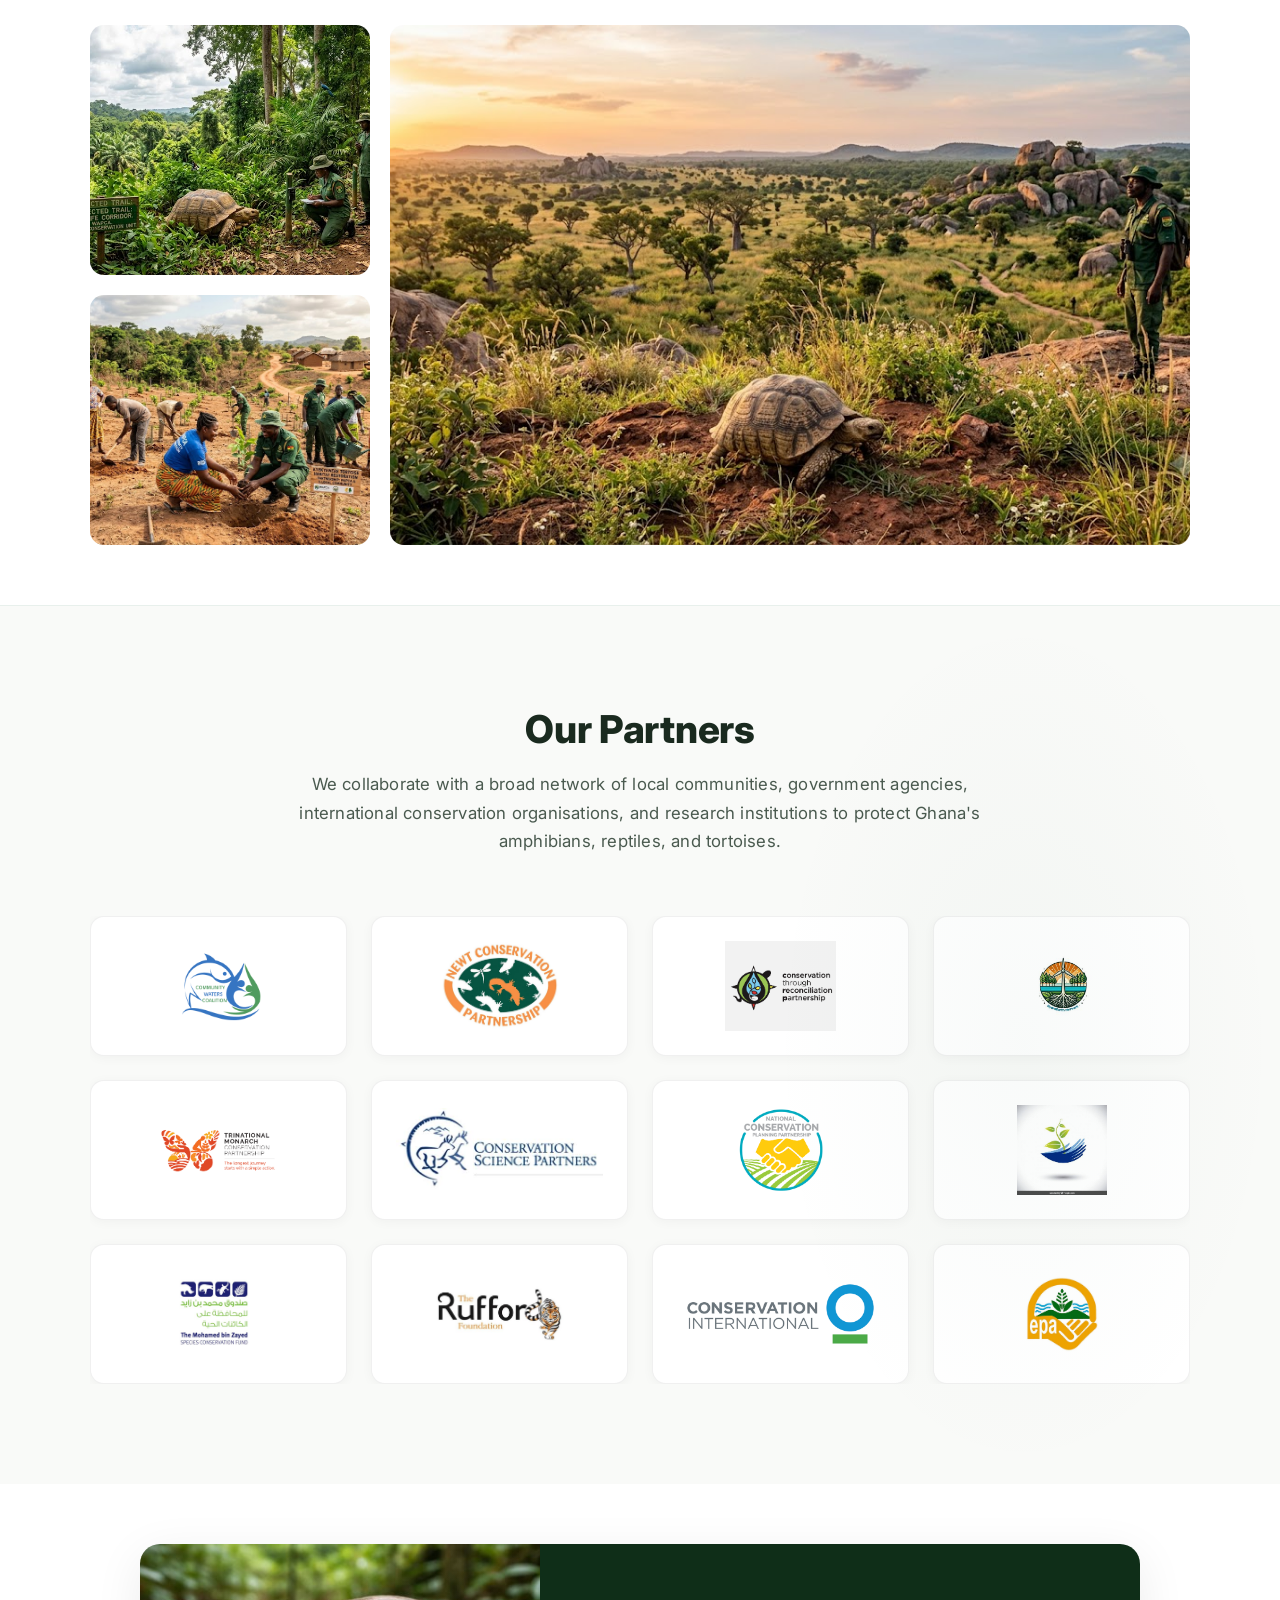
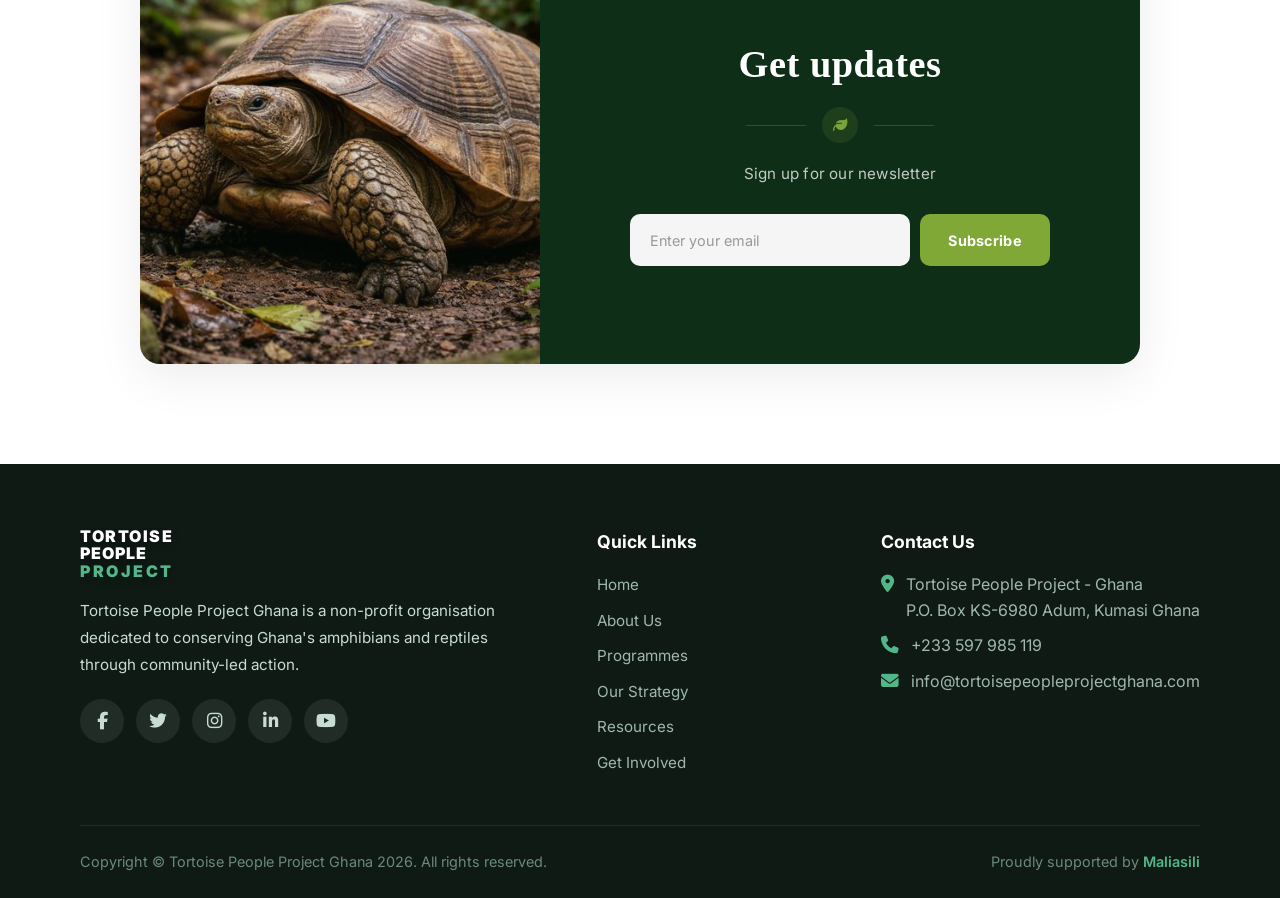
<file: about.html>
<!DOCTYPE html>
<html lang="en">
<head>
    <meta charset="UTF-8" />
    <meta name="viewport" content="width=device-width, initial-scale=1.0" />
    <title>About Us – Tortoise People Project</title>
    <link rel="stylesheet" href="css/style.css" />
    <link rel="icon" href="data:,">
    <!-- Font Awesome for icons -->
    <link rel="stylesheet" href="https://cdnjs.cloudflare.com/ajax/libs/font-awesome/6.5.0/css/all.min.css" />
    <!-- Google Fonts -->
    <link href="https://fonts.googleapis.com/css2?family=Inter:wght@300;400;600;700;800;900&display=swap" rel="stylesheet" />
    <meta name="description" content="Tortoise People Project is a Ghana-based conservation NGO protecting endangered tortoise species through community-led action and habitat restoration.">
    <meta property="og:type" content="website">
    <meta property="og:title" content="Tortoise People Project">
    <meta property="og:description" content="Protecting Ghana’s tortoises and natural heritage.">
    <meta property="og:image" content="images/logo.png">
    <meta property="og:url" content="">
    <meta name="twitter:card" content="summary_large_image">
    <meta name="twitter:title" content="Tortoise People Project">
    <meta name="twitter:description" content="Protecting Ghana’s tortoises and natural heritage.">
    <meta name="twitter:image" content="images/logo.png">
    <link rel="canonical" href="">
</head>
<body>

    <!-- =========================== -->
<!-- NAVBAR                      -->
<!-- =========================== -->
<header class="header" id="mainHeader">
    <div class="container">
        <nav class="navbar">

            <!-- Logo -->
            <div class="logo">
                <a href="index.html">
                    <div class="logo-image-wrapper">
                        <img src="images/logo.png"
                             alt="Tortoise People Project Logo"
                             class="logo-img" />
                    </div>
                    <div class="logo-text">
                        <span>TORTOISE</span>
                        <span>PEOPLE</span>
                        <span>PROJECT</span>
                    </div>
                </a>
            </div>

            <!-- Navigation Links -->
            <ul class="nav-menu" id="navMenu">

                <li class="nav-item">
                    <a href="index.html#home" class="nav-link">
                        <span class="nav-text">Home</span>
                    </a>
                </li>

                <!-- About Us -->
                <li class="nav-item nav-dropdown">
                    <a href="about.html" class="nav-link active dropdown-toggle">
                        <span class="nav-text">About Us</span>
                        <i class="fas fa-chevron-down dropdown-arrow"></i>
                    </a>

                    <ul class="dropdown-menu">
                        <li><a href="#about-approach">Our Approach</a></li>
                        <li><a href="#about-team">Our Team</a></li>
                        <li><a href="#about-where">Where We Work</a></li>
                        <li><a href="#about-partners">Who We Work With</a></li>
                    </ul>
                </li>

                  <li class="nav-item nav-dropdown">
                        <a href="#programmes" class="nav-link dropdown-toggle">
                            <span class="nav-text">Programmes</span>
                            <i class="fas fa-chevron-down dropdown-arrow"></i>
                        </a>
                        <ul class="dropdown-menu">
                            <li><a href="Restoration_Protection.html">Habitat and Species Restoration</a></li>
                            <li><a href="Education_Awareness.html">Environmental Education and Awareness</a></li>
                            <li><a href="Community_Resources.html">Community Resource Governance</a></li>
                            <li><a href="Nature_Friendly.html">Nature-Friendly Livelihood</a></li>
                        </ul>

                    </li>

                <li class="nav-item">
                    <a href="strategy.html" class="nav-link">
                        <span class="nav-text">Our Strategy</span>
                    </a>
                </li>

                <li class="nav-item">
                    <a href="resources.html" class="nav-link">
                        <span class="nav-text">Resources</span>
                    </a>
                </li>

                <li class="nav-item">
                    <a href="get-involved.html" class="btn-nav-primary">
                        <span class="btn-text">GET INVOLVED</span>
                        <span class="btn-glow"></span>
                    </a>
                </li>

            </ul>

            <!-- Mobile Controls -->
            <div class="nav-controls">
                <button class="theme-toggle" id="themeToggle" aria-label="Toggle theme">
                    <i class="fas fa-moon"></i>
                </button>

                <div class="hamburger" id="hamburger">
                    <span></span>
                    <span></span>
                    <span></span>
                </div>
            </div>

        </nav>
    </div>
</header>
     <!-- =========================== -->
<!-- ABOUT US HERO CAROUSEL        -->
<!-- =========================== -->
<section class="premium-hero" id="premiumHero" data-page-id="about">
    
    <!-- Slide 1 -->
    <div class="premium-slide active">
        <div class="premium-bg">
            <img src="images/ab-banner1.png" alt="Ghana forest landscape" />
        </div>
        <!-- Gradient Overlay -->
        <div class="premium-overlay"></div>
        
        <div class="premium-container">
            <div class="premium-content">
                <!-- Title -->
                <h1 class="premium-title">
                    ABOUT US
                </h1>
                
                <!-- Asymmetrical Leaf Divider -->
                <div class="premium-divider">
                    <span class="premium-divider-left"></span>
                    <span class="premium-divider-icon">
                        <svg width="18" height="18" viewBox="0 0 24 24" fill="none" xmlns="http://www.w3.org/2000/svg">
                            <path d="M12 2C8 6 2 10 2 14C2 18 6 22 12 22C18 22 22 18 22 14C22 10 16 6 12 2Z" fill="#84BD26"/>
                            <path d="M12 2C12 6 12 10 12 22" stroke="#6A9E1E" stroke-width="1.5"/>
                        </svg>
                    </span>
                    <span class="premium-divider-right"></span>
                </div>
                
                <!-- Description -->
                <p class="premium-description">
                    Protecting Ghana's most endangered amphibians, reptiles, and tortoises through community-led conservation.
                </p>
                
                
            </div>
        </div>
    </div>

    <!-- Slide 2 -->
    <div class="premium-slide">
        <div class="premium-bg">
            <img src="images/ab-banner2.png" alt="Community conservation in action" />
        </div>
        <div class="premium-overlay"></div>
        
        <div class="premium-container">
            <div class="premium-content">
                <h1 class="premium-title">
                      Protecting Ghana's<br />tortoises and ecosystems
                </h1>
                
                <div class="premium-divider">
                    <span class="premium-divider-left"></span>
                    <span class="premium-divider-icon">
                        <svg width="18" height="18" viewBox="0 0 24 24" fill="none" xmlns="http://www.w3.org/2000/svg">
                            <path d="M12 2C8 6 2 10 2 14C2 18 6 22 12 22C18 22 22 18 22 14C22 10 16 6 12 2Z" fill="#84BD26"/>
                            <path d="M12 2C12 6 12 10 12 22" stroke="#6A9E1E" stroke-width="1.5"/>
                        </svg>
                    </span>
                    <span class="premium-divider-right"></span>
                </div>
                
                <p class="premium-description">
                   From Ghana's forests to savannahs, we protect vital habitats where tortoises and wildlife thrive.
                </p>
                
               
            </div>
        </div>
    </div>

    <!-- Slide 3 -->
    <div class="premium-slide">
        <div class="premium-bg">
            <img src="images/ab-banner3.png" alt="Tortoise in natural habitat" />
        </div>
        <div class="premium-overlay"></div>
        
        <div class="premium-container">
            <div class="premium-content">
                <h1 class="premium-title">
                    Communities<br />protecting wildlife
                </h1>
                
                <div class="premium-divider">
                    <span class="premium-divider-left"></span>
                    <span class="premium-divider-icon">
                        <svg width="18" height="18" viewBox="0 0 24 24" fill="none" xmlns="http://www.w3.org/2000/svg">
                            <path d="M12 2C8 6 2 10 2 14C2 18 6 22 12 22C18 22 22 18 22 14C22 10 16 6 12 2Z" fill="#84BD26"/>
                            <path d="M12 2C12 6 12 10 12 22" stroke="#6A9E1E" stroke-width="1.5"/>
                        </svg>
                    </span>
                    <span class="premium-divider-right"></span>
                </div>
                
                <p class="premium-description">
                    Supporting local communities to become guardians of nature.
                </p>
                
               
            </div>
        </div>
    </div>

    <!-- Pagination Dots -->
    <div class="premium-pagination">
        <button class="premium-dot active" data-index="0" aria-label="Slide 1"></button>
        <button class="premium-dot" data-index="1" aria-label="Slide 2"></button>
        <button class="premium-dot" data-index="2" aria-label="Slide 3"></button>
    </div>

</section>

         <!-- =========================== -->
    <!-- OUR STORY                   -->
    <!-- =========================== -->
    <section class="about-section" id="about-story">
        <div class="container">
            <div class="about-section-header">
                <h2>Our Story</h2>
                <div class="section-divider"></div>
            </div>
            <div class="story-wrapper">
                <div class="story-text">
                    <p>
                       The Tortoise and People Project was founded from a passion to protect Ghana's threatened tortoises and their habitats. Our founder, Dr. Kwame Mensah Asare, recognized that conservation could not succeed through science alone. By working with communities, we are building a future where people and tortoises thrive together.
                    </p>
                    <p>
                        From protecting tortoises to restoring their habitats, our journey has always been driven by community action. We empower local guardians, promote conservation education, and build partnerships that create a future where people and wildlife thrive together.
                    </p>
                </div>
                <div class="story-image">
                    <img src="images/story image.png" alt="" />
                    <div class="story-image-placeholder">
                        <span>🌿</span>
                        <p>Our Journey in Conservation</p>
                    </div>
                </div>
            </div>
        </div>
    </section>

          <!-- =========================== -->
    <!-- OUR APPROACH                -->
    <!-- =========================== -->
    <section class="about-section" id="about-approach">
        <div class="container">
            <div class="about-section-header">
                <h2>Our Approach</h2>
                <div class="section-divider"></div>
            </div>
            <div class="approach-wrapper">
                <div class="approach-text">
                    <p>
                        We believe that effective tortoise conservation begins with the people who share their landscapes with wildlife. Our approach combines community knowledge, scientific research, and conservation education to protect tortoises and their habitats. We work with local communities to restore degraded ecosystems, promote sustainable livelihoods, strengthen wildlife protection, and create lasting solutions where people and nature thrive together.
                    </p>
                    <p class="approach-highlight">
                       From Ghana's forests to savannahs, we are protecting tortoises and restoring habitats while empowering communities to create a future where wildlife and people flourish together.
                    </p>
                </div>
                <div class="approach-image">
                    <img src="images/our approach image.png" alt="" />
                    
                </div>
            </div>
        </div>
    </section>
   

        <!-- =========================== -->
    <!-- OUR TEAM                    -->
    <!-- =========================== -->
    <section class="about-section" id="about-team">
        <div class="container">
            <div class="about-section-header">
                <h2>Our Team</h2>
                <div class="section-divider"></div>
                <p>
                    Our small but mighty team has expertise in ecology and sustainable resource management.
                </p>
            </div>
            <div class="team-grid">
                <div class="team-card featured">
                <div class="team-image">
                <img src="images/team1.png" alt="Dr. Kwame Mensah Asare">
                <div class="team-overlay">
                <span class="team-name">Dr. Kwame Mensah Asare</span>
                <span class="team-role">Founder & Executive Director</span>
               </div>
               </div>
               </div>

                <!-- Team Member 2 -->
                <div class="team-card featured">
                    <div class="team-image">
                        <img src="images/team2.png" alt="" />
                        <div class="team-overlay">
                            <span class="team-name">Ama Serwaa Boateng</span>
                            <span class="team-role">Conservation Programs Manager</span>
                        </div>
                    </div>
                </div>

                <!-- Team Member 3 -->
                <div class="team-card featured">
                    <div class="team-image">
                        <img src="images/team3.png" alt="" />
                        <div class="team-overlay">
                            <span class="team-name">Dr. Kofi Agyeman</span>
                            <span class="team-role">Tortoise Research Scientist</span>
                        </div>
                    </div>
                </div>

                <!-- Team Member 4 -->
                <div class="team-card featured">
                    <div class="team-image">
                        <img src="images/team4.png" alt="" />
                        <div class="team-overlay">
                            <span class="team-name">Abena Owusu</span>
                            <span class="team-role">Community Conservation Lead</span>
                        </div>
                    </div>
                </div>

                <!-- Team Member 5 -->
                <div class="team-card featured">
                    <div class="team-image">
                        <img src="images/team5.png" alt="" />
                        <div class="team-overlay">
                            <span class="team-name">Yaw Boateng</span>
                            <span class="team-role">Habitat Restoration Coordinator</span>
                        </div>
                    </div>
                </div>

                <!-- Team Member 6 -->
                <div class="team-card featured">
                    <div class="team-image">
                        <img src="images/team6.png" alt="" />
                        <div class="team-overlay">
                            <span class="team-name">Dr. Esi Mensima</span>
                            <span class="team-role">Wildlife Ecologist</span>
                        </div>
                    </div>
                </div>
                <!-- Team Member 7 -->
                <div class="team-card featured">
                    <div class="team-image">
                        <img src="images/team7.png" alt="" />
                        <div class="team-overlay">
                            <span class="team-name">Kojo Nyarko</span>
                            <span class="team-role">Conservation Education Officer</span>
                        </div>
                    </div>
                </div>
                <!-- Team Member 8 -->
                <div class="team-card featured">
                    <div class="team-image">
                        <img src="images/team8.png" alt="Dr. Yaw Asare" />
                        <div class="team-overlay">
                            <span class="team-name">Adwoa Frimpong</span>
                            <span class="team-role">Communications & Outreach Manager</span>
                        </div>
                    </div>
                </div>
            </div>
        </div>
    </section>

   <!-- =========================== -->
<!-- WHERE WE WORK               -->
<!-- =========================== -->
<section class="about-section www-section" id="about-where">
    <div class="container">

        <div class="where-work-wrapper">

            <!-- Content -->
            <div class="where-work-content">
                <h2>Where We Work</h2>

                <p>
                   We work across Ghana's forests, savannahs, and rural landscapes, partnering with local communities to protect tortoise habitats, restore degraded ecosystems, and promote sustainable conservation practices that benefit both people and wildlife.
                </p>
            </div>

            <!-- Images Section -->
            <div class="where-work-gallery">

                <!-- Left Column -->
                <div class="where-work-small-images">
                    <img src="images/where1.png" alt="">
                    <img src="images/where2.png" alt="">
                </div>

                <!-- Right Large Image -->
                <div class="where-work-map">
                    <img src="images/where3.png" alt="">
                </div>

            </div>

        </div>

    </div>
</section>

 
   <!-- =========================== -->
<!-- OUR PARTNERS SECTION         -->
<!-- =========================== -->
<section class="partners-section" id="partners">
    <div class="container">
        
        <!-- Title Section -->
        <div class="partners-header">
            <h2 class="partners-title">Our Partners</h2>
            <p class="partners-subtitle">
                We collaborate with a broad network of local communities, government agencies, international conservation organisations, and research institutions to protect Ghana's amphibians, reptiles, and tortoises.
            </p>
        </div>

        <!-- Partners Grid -->
        <div class="partners-grid">
            
            <!-- Partner 1 -->
            <div class="partner-logo-wrapper">
                <img src="images/partner1.png" alt="Forestry Commission Ghana" class="partner-logo" />
            </div>

            <!-- Partner 2 -->
            <div class="partner-logo-wrapper">
                <img src="images/partner2.png" alt="IUCN" class="partner-logo" />
            </div>

            <!-- Partner 3 -->
            <div class="partner-logo-wrapper">
                <img src="images/partner3.png" alt="Rainforest Trust" class="partner-logo" />
            </div>

            <!-- Partner 4 -->
            <div class="partner-logo-wrapper">
                <img src="images/partner4.png" alt="Amphibian Survival Alliance" class="partner-logo" />
            </div>

            <!-- Partner 5 -->
            <div class="partner-logo-wrapper">
                <img src="images/partner5.png" alt="Global Wildlife Conservation" class="partner-logo" />
            </div>

            <!-- Partner 6 -->
            <div class="partner-logo-wrapper">
                <img src="images/partner6.png" alt="University of Ghana" class="partner-logo" />
            </div>

            <!-- Partner 7 -->
            <div class="partner-logo-wrapper">
                <img src="images/partner7.png" alt="Maliasili" class="partner-logo" />
            </div>

            <!-- Partner 8 -->
            <div class="partner-logo-wrapper">
                <img src="images/partner8.png" alt="Synchronicity Earth" class="partner-logo" />
            </div>

            <!-- Partner 9 -->
            <div class="partner-logo-wrapper">
                <img src="images/partner9.png" alt="Mohamed bin Zayed Species Conservation Fund" class="partner-logo" />
            </div>

            <!-- Partner 10 -->
            <div class="partner-logo-wrapper">
                <img src="images/partner10.png" alt="Rufford Foundation" class="partner-logo" />
            </div>

            <!-- Partner 11 -->
            <div class="partner-logo-wrapper">
                <img src="images/partner11.png" alt="Conservation International" class="partner-logo" />
            </div>

            <!-- Partner 12 -->
            <div class="partner-logo-wrapper">
                <img src="images/partner12.png" alt="EPA Ghana" class="partner-logo" />
            </div>

        </div>

    </div>
</section>

       <!-- =========================== -->
<!-- NEWSLETTER SECTION           -->
<!-- =========================== -->
<section class="newsletter-section" id="newsletter">
    <div class="container">
        
        <!-- Newsletter Container -->
        <div class="newsletter-container">
            
            <!-- Left Panel - Image -->
            <div class="newsletter-image-panel">
                <img src="images/newsletter-tortoise.png" alt="Tortoise in natural forest habitat" />
            </div>

            <!-- Right Panel - Form -->
            <div class="newsletter-form-panel">
                <div class="newsletter-form-content">
                    
                    <!-- Title -->
                    <h2 class="newsletter-title">Get updates</h2>
                    
                    <!-- Styled Divider with Leaf Icon -->
                    <div class="newsletter-divider">
                        <span class="newsletter-divider-line"></span>
                        <span class="newsletter-divider-icon">
                            <i class="fas fa-leaf"></i>
                        </span>
                        <span class="newsletter-divider-line"></span>
                    </div>
                    
                    <!-- Subtitle -->
                    <p class="newsletter-subtitle">Sign up for our newsletter</p>
                    
                    <!-- Subscription Form -->
                    <form class="newsletter-form" id="newsletterForm">
                        <div class="newsletter-input-group">
                            <input 
                                type="email" 
                                class="newsletter-input" 
                                placeholder="Enter your email" 
                                required 
                                id="newsletterEmail"
                            />
                            <button type="submit" class="newsletter-btn">
                                Subscribe
                            </button>
                        </div>
                    </form>
                    
                    <!-- Success Message (Hidden by default) -->
                    <div class="newsletter-success" id="newsletterSuccess">
                        <span class="newsletter-success-icon">
                            <i class="fas fa-check-circle"></i>
                        </span>
                        <p class="newsletter-success-text">Thank you! You've been added to our newsletter.</p>
                    </div>
                    
                    <!-- Error Message (Hidden by default) -->
                    <div class="newsletter-error" id="newsletterError">
                        <span class="newsletter-error-icon">
                            <i class="fas fa-exclamation-circle"></i>
                        </span>
                        <p class="newsletter-error-text">Please enter a valid email address.</p>
                    </div>

                </div>
            </div>

        </div>

    </div>
</section>

    <!-- =========================== -->
    <!-- FOOTER                      -->
    <!-- =========================== -->
    <footer class="footer">
        <div class="container">
            <div class="footer-grid">
                <div class="footer-col">
                    <div class="footer-logo">
                        
                        <div class="logo-text">
                            <span>TORTOISE</span>
                            <span>PEOPLE</span>
                            <span>PROJECT</span>
                        </div>
                    </div>
                    <p>
                        Tortoise People Project Ghana is a non-profit organisation dedicated to
                        conserving Ghana's amphibians and reptiles through community-led action.
                    </p>
                    <div class="footer-social">
                        <a href="#"><i class="fab fa-facebook-f"></i></a>
                        <a href="#"><i class="fab fa-twitter"></i></a>
                        <a href="#"><i class="fab fa-instagram"></i></a>
                        <a href="#"><i class="fab fa-linkedin-in"></i></a>
                        <a href="#"><i class="fab fa-youtube"></i></a>
                    </div>
                </div>
                <div class="footer-col">
                    <h4>Quick Links</h4>
                    <ul>
                        <li><a href="index.html">Home</a></li>
                        <li><a href="about.html">About Us</a></li>
                        <li><a href="#">Programmes</a></li>
                        <li><a href="strategy.html">Our Strategy</a></li>
                        <li><a href="resources.html">Resources</a></li>
                        <li><a href="get-involved.html">Get Involved</a></li>
                    </ul>
                </div>
                <div class="footer-col">
                    <h4>Contact Us</h4>
                    <ul class="contact-info">
                        <li>
                            <i class="fas fa-map-marker-alt"></i>
                            Tortoise People Project - Ghana <br />
                            P.O. Box KS-6980 Adum, Kumasi Ghana
                        </li>
                        <li>
                            <i class="fas fa-phone"></i>
                            +233 597 985 119
                        </li>
                        <li>
                            <i class="fas fa-envelope"></i>
                            info@tortoisepeopleprojectghana.com
                        </li>
                    </ul>
                </div>
            </div>
            <div class="footer-bottom">
                <p>
                    Copyright &copy; Tortoise People Project Ghana 2026. All rights reserved.
                </p>
                <p class="footer-credit">
                    Proudly supported by <span>Maliasili</span>
                </p>
            </div>
        </div>
    </footer>

    <!-- Scroll Button -->
    <div class="scroll-indicator" id="scrollIndicator">
        <div class="scroll-ring">
            <svg class="scroll-ring-svg" viewBox="0 0 100 100">
                <circle class="scroll-ring-bg" cx="50" cy="50" r="42" />
                <circle class="scroll-ring-progress" cx="50" cy="50" r="42" />
            </svg>
            <div class="scroll-icon">
                <i class="fas fa-chevron-down"></i>
            </div>
        </div>
        <span class="scroll-label" id="scrollLabel">Scroll</span>
    </div>

    <!-- JavaScript -->
     <script src="js/config.js"></script>
    <script src="js/main.js"></script>
    <script src="js/public-common.js"></script>
    <script src="js/public-sections.js"></script>
    <script src="js/hero-about.js"></script>
    <script src="js/public-seo.js"></script>
</body>
</html>
</file>
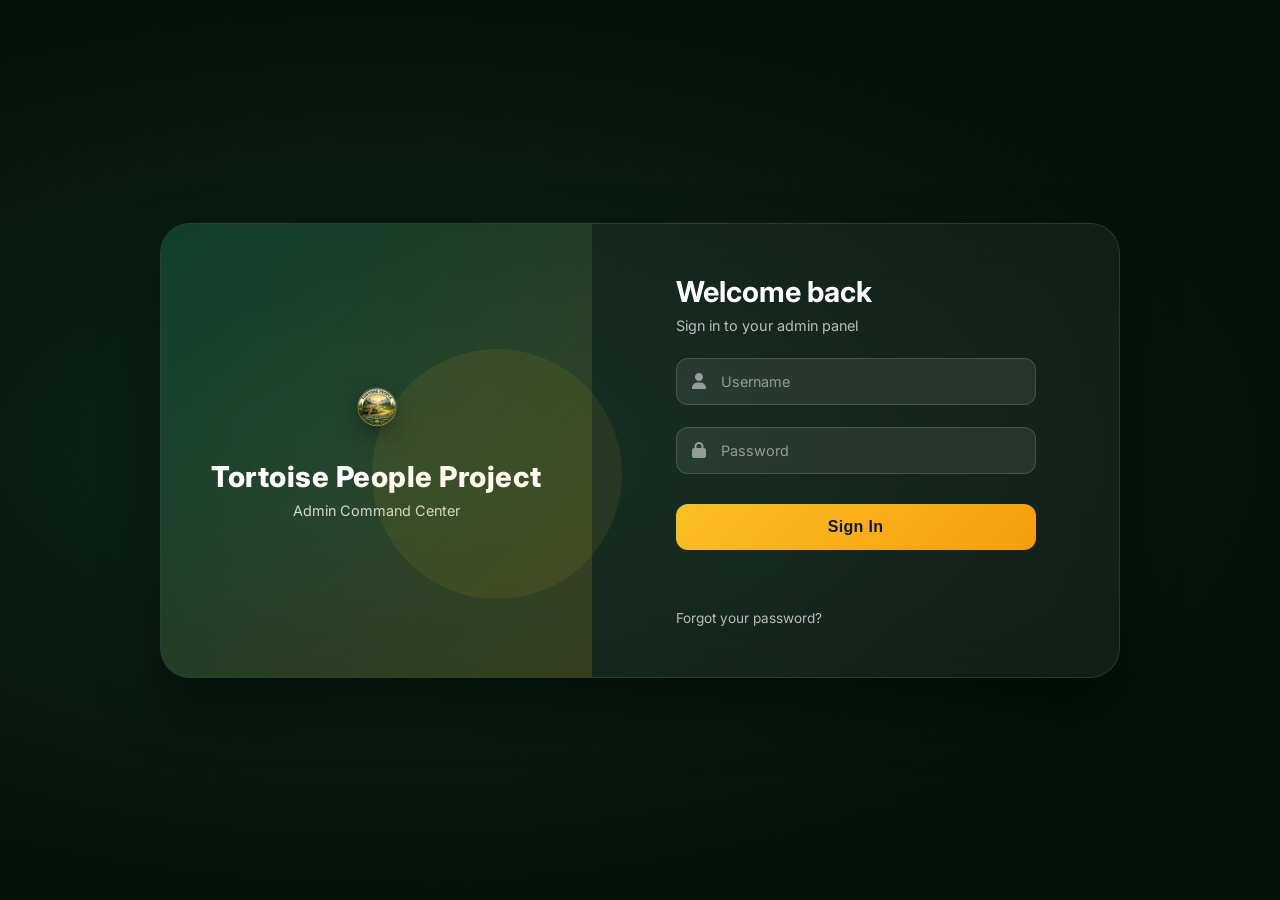
<file: Admin.html>
<!DOCTYPE html>
<html lang="en">
<head>
  <meta charset="UTF-8">
  <meta name="viewport" content="width=device-width, initial-scale=1.0">
  <title>Admin Dashboard – Tortoise People Project</title>
  <link rel="stylesheet" href="css/admin.css">
  <link rel="stylesheet" href="https://cdnjs.cloudflare.com/ajax/libs/font-awesome/6.5.0/css/all.min.css">
  <link href="https://fonts.googleapis.com/css2?family=Inter:wght@300;400;600;700;800;900&display=swap" rel="stylesheet">
</head>
<body>

 <!-- ==================== LOGIN SCREEN ==================== -->
<div id="loginScreen" class="login-screen premium-login">
  <div class="login-wrapper">
    <!-- Left decorative panel -->
    <div class="login-brand">
      <div class="brand-content">
        <img src="images/logo.png" alt="Logo" class="brand-logo" />
        <h1>Tortoise People Project</h1>
        <p>Admin Command Center</p>
        <div class="brand-shape"></div>
      </div>
    </div>

    <!-- Right forms panel -->
    <div class="login-forms">
      <div class="form-card" id="loginCard">
        <h2>Welcome back</h2>
        <p>Sign in to your admin panel</p>
        <form id="loginForm">
          <div class="float-group">
            <input type="text" id="username" required />
            <label for="username">Username</label>
            <i class="fas fa-user"></i>
          </div>
          <div class="float-group">
            <input type="password" id="password" required />
            <label for="password">Password</label>
            <i class="fas fa-lock"></i>
          </div>
          <button type="submit" class="btn-login">Sign In</button>
        </form>
        <p id="loginError" class="error-message"></p>
        <a href="#" id="forgotPasswordLink" class="forgot-link">Forgot your password?</a>
      </div>

      <!-- Forgot Password Step 1 -->
      <div class="form-card" id="forgotEmailCard" style="display: none;">
        <h2>Reset Password</h2>
        <p>Enter your email to receive an OTP</p>
        <form id="forgotEmailForm">
          <div class="float-group">
            <input type="email" id="resetEmail" required />
            <label for="resetEmail">Email address</label>
            <i class="fas fa-envelope"></i>
          </div>
          <button type="submit" class="btn-login">Send OTP</button>
        </form>
        <p id="forgotEmailError" class="error-message"></p>
        <a href="#" class="forgot-link back-to-login">Back to login</a>
      </div>

      <!-- Forgot Password Step 2 -->
      <div class="form-card" id="otpCard" style="display: none;">
        <h2>Verify OTP</h2>
        <p>A 4‑digit code was sent to your email</p>
        <form id="otpForm">
          <div class="float-group">
            <input type="password" id="otpInput" maxlength="4" required />
            <label for="otpInput">Enter OTP</label>
            <i class="fas fa-key"></i>
          </div>
          <button type="submit" class="btn-login">Verify OTP</button>
        </form>
        <p id="otpError" class="error-message"></p>
        <a href="#" class="forgot-link back-to-login">Back to login</a>
      </div>

      <!-- Forgot Password Step 3 -->
      <div class="form-card" id="newPasswordCard" style="display: none;">
        <h2>Create New Password</h2>
        <p>Choose a strong, memorable password</p>
        <form id="newPasswordForm">
          <div class="float-group">
            <input type="password" id="newPassword" required />
            <label for="newPassword">New password</label>
            <i class="fas fa-lock"></i>
          </div>
          <div class="float-group">
            <input type="password" id="confirmPassword" required />
            <label for="confirmPassword">Confirm password</label>
            <i class="fas fa-check-circle"></i>
          </div>
          <button type="submit" class="btn-login">Reset Password</button>
        </form>
        <p id="newPasswordError" class="error-message"></p>
        <a href="#" class="forgot-link back-to-login">Back to login</a>
      </div>
    </div>
  </div>
</div>

  <!-- DASHBOARD -->
  <div id="dashboard" class="dashboard" style="display: none;">
    <aside class="sidebar">
      <div class="sidebar-header">
        <img src="images/logo.png" alt="Logo">
        <span>Admin Panel</span>
      </div>
      <nav class="sidebar-nav">
        <a href="#" data-section="dashboard" class="nav-item active"><i class="fas fa-tachometer-alt"></i> Dashboard</a>
        <a href="#" data-section="hero" class="nav-item"><i class="fas fa-image"></i> Manage Hero Sections</a>
        <a href="#" data-section="highlights" class="nav-item"><i class="fas fa-star"></i> Manage Highlights</a>
        <a href="#" data-section="news" class="nav-item"><i class="fas fa-newspaper"></i> Manage News</a>
        <a href="#" data-section="partners" class="nav-item"><i class="fas fa-handshake"></i> Manage Partners</a>
        <a href="#" data-section="subscribers" class="nav-item">
        <i class="fas fa-envelope"></i> View Subscribers
       <span class="nav-badge" id="subscriberBadge">0</span>
       </a>
        <a href="#" data-section="settings" class="nav-item"><i class="fas fa-cog"></i> Site Settings</a>
        <a href="#" id="logoutBtn" class="nav-item logout"><i class="fas fa-sign-out-alt"></i> Logout</a>
      </nav>
    </aside>
    <main class="main-content">
      <header class="topbar">
       <button class="sidebar-toggle" id="sidebarToggle"><i class="fas fa-bars"></i></button>
       <h2 id="sectionTitle">Dashboard</h2>
       <div class="admin-profile"><i class="fas fa-user-circle"></i><span>Admin</span></div>
     </header>
      <div class="content-area" id="contentArea">
        <!-- content loaded by JS -->
      </div>
    </main>
  </div>

  <script src="js/config.js"></script>
  <script src="js/admin.js"></script>
</body>
</html>
</file>
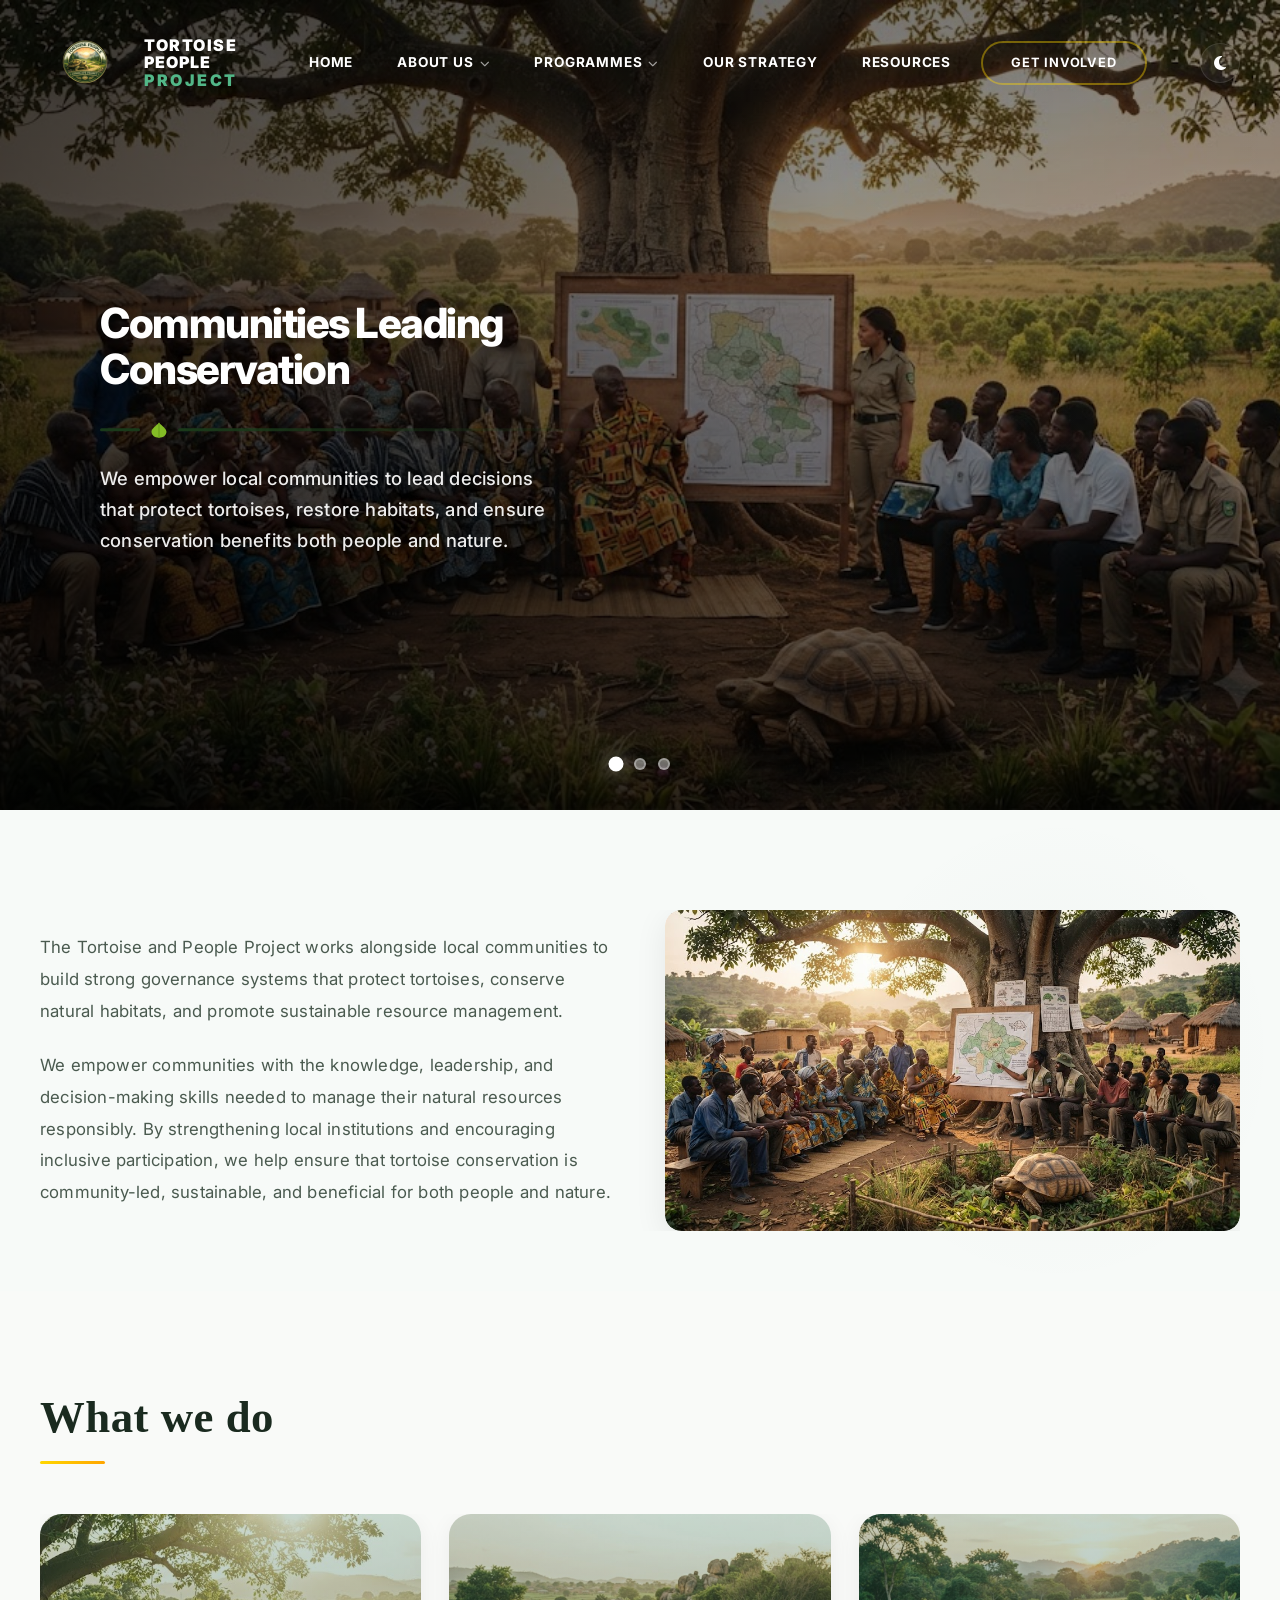
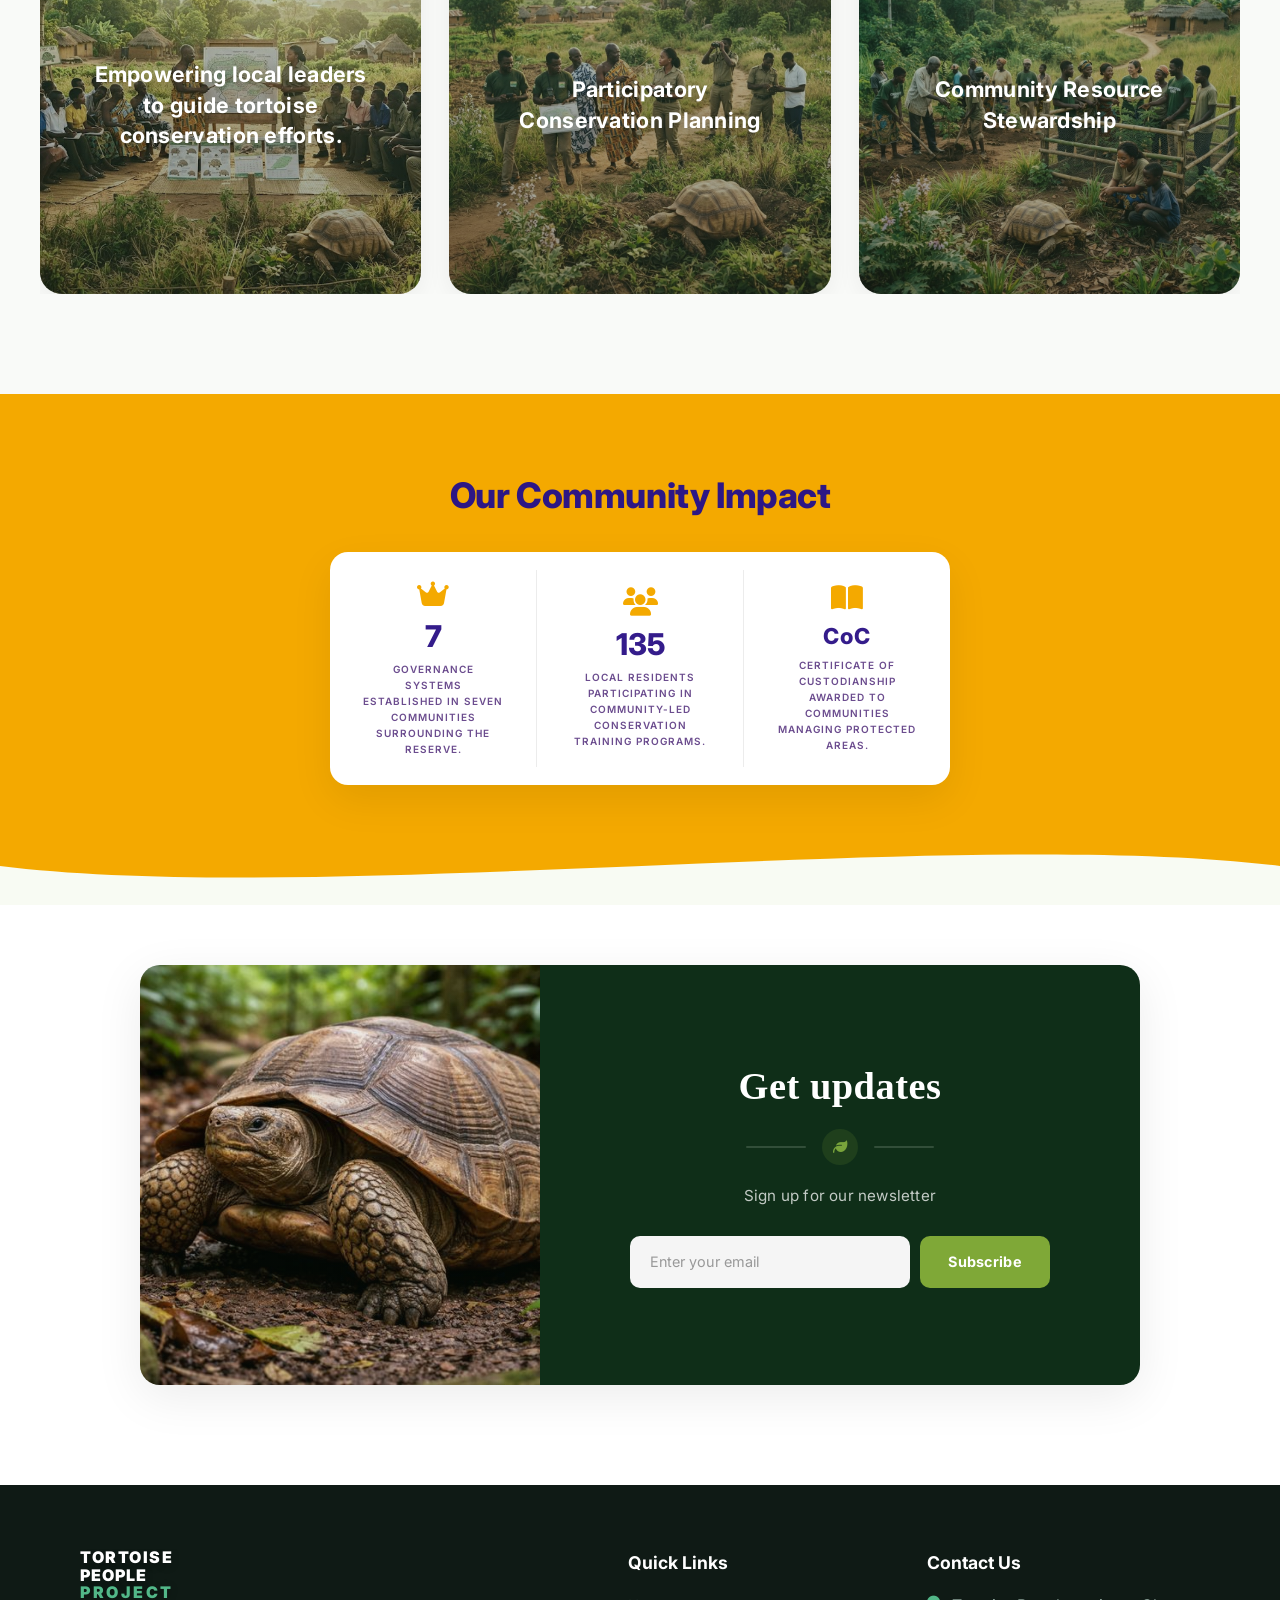
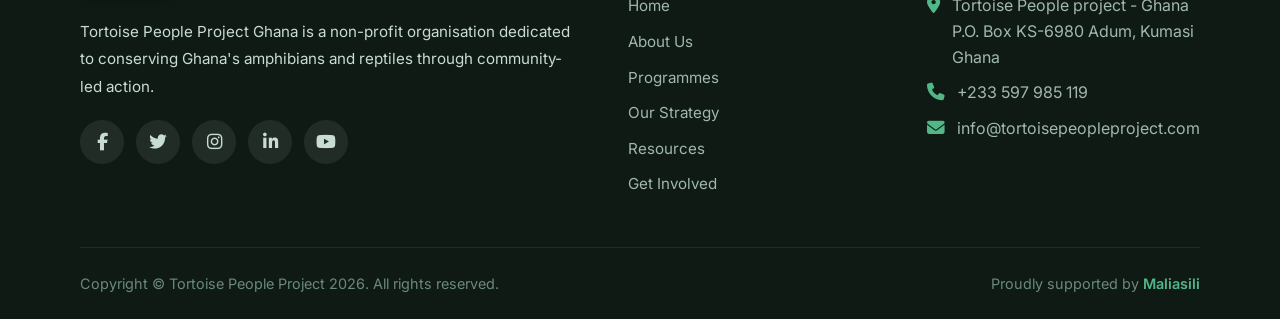
<file: Community_Resources.html>
<!DOCTYPE html>
<html lang="en">
<head>
    <meta charset="UTF-8" />
    <meta name="viewport" content="width=device-width, initial-scale=1.0" />
    <title>Community Resource Governance</title>
    <link rel="stylesheet" href="css/style.css" />
    <link rel="icon" href="data:,">
    <!-- Font Awesome for icons -->
    <link rel="stylesheet" href="https://cdnjs.cloudflare.com/ajax/libs/font-awesome/6.5.0/css/all.min.css" />
    <!-- Google Fonts -->
    <link href="https://fonts.googleapis.com/css2?family=Inter:wght@300;400;600;700;800;900&display=swap" rel="stylesheet" />
    <meta name="description" content="Tortoise People Project is a Ghana-based conservation NGO protecting endangered tortoise species through community-led action and habitat restoration.">
    <meta property="og:type" content="website">
    <meta property="og:title" content="Tortoise People Project">
    <meta property="og:description" content="Protecting Ghana’s tortoises and natural heritage.">
    <meta property="og:image" content="images/logo.png">
    <meta property="og:url" content="">
    <meta name="twitter:card" content="summary_large_image">
    <meta name="twitter:title" content="Tortoise People Project">
    <meta name="twitter:description" content="Protecting Ghana’s tortoises and natural heritage.">
    <meta name="twitter:image" content="images/logo.png">
    <link rel="canonical" href="">

</head>
<body>

    <!-- =========================== -->
<!-- NAVBAR                      -->
<!-- =========================== -->
<header class="header" id="mainHeader">
    <div class="container">
        <nav class="navbar">

            <!-- Logo -->
            <div class="logo">
                <a href="index.html">
                    <div class="logo-image-wrapper">
                        <img src="images/logo.png"
                             alt="TORTOISE PEOPLE PROJECT Logo"
                             class="logo-img" />
                    </div>
                    <div class="logo-text">
                        <span>TORTOISE</span>
                        <span>PEOPLE</span>
                        <span>PROJECT</span>
                    </div>
                </a>
            </div>

            <!-- Navigation Links -->
            <ul class="nav-menu" id="navMenu">

                <li class="nav-item">
                    <a href="index.html#home" class="nav-link">
                        <span class="nav-text">Home</span>
                    </a>
                </li>

                <!-- Community Resources Governance -->
                <li class="nav-item nav-dropdown">
                    <a href="about.html" class="nav-link  dropdown-toggle">
                        <span class="nav-text">About Us</span>
                        <i class="fas fa-chevron-down dropdown-arrow"></i>
                    </a>

                    <ul class="dropdown-menu">
                        <li><a href="#about-approach">Our Approach</a></li>
                        <li><a href="#about-team">Our Team</a></li>
                        <li><a href="#about-where">Where We Work</a></li>
                        <li><a href="#about-partners">Who We Work With</a></li>
                    </ul>
                </li>

                  <li class="nav-item nav-dropdown">
                        <a href="#programmes" class="nav-link dropdown-toggle">
                            <span class="nav-text">Programmes</span>
                            <i class="fas fa-chevron-down dropdown-arrow"></i>
                        </a>
                        <ul class="dropdown-menu">
                            <li><a href="Restoration_Protection.html">Habitat and Species Restoration</a></li>
                            <li><a href="Education_Awareness.html">Environmental Education and Awareness</a></li>
                            <li><a href="Community_Resources.html">Community Resource Governance</a></li>
                            <li><a href="Nature_Friendly.html">Nature-Friendly Livelihood</a></li>
                        </ul>

                    </li>

                <li class="nav-item">
                    <a href="strategy.html" class="nav-link">
                        <span class="nav-text">Our Strategy</span>
                    </a>
                </li>

                <li class="nav-item">
                    <a href="resources.html" class="nav-link">
                        <span class="nav-text">Resources</span>
                    </a>
                </li>

                <li class="nav-item">
                    <a href="get-involved.html" class="btn-nav-primary">
                        <span class="btn-text">GET INVOLVED</span>
                        <span class="btn-glow"></span>
                    </a>
                </li>

            </ul>

            <!-- Mobile Controls -->
            <div class="nav-controls">
                <button class="theme-toggle" id="themeToggle" aria-label="Toggle theme">
                    <i class="fas fa-moon"></i>
                </button>

                <div class="hamburger" id="hamburger">
                    <span></span>
                    <span></span>
                    <span></span>
                </div>
            </div>

        </nav>
    </div>
</header>
    <!-- =========================== -->
<!-- COMMUNITY  HERO CAROUSEL        -->
<!-- =========================== -->
<section class="premium-hero" id="premiumHero" data-page-id="community">
    
    <!-- Slide 1 -->
    <div class="premium-slide active">
        <div class="premium-bg">
            <img src="images/cm-banner1.png" alt="Ghana forest landscape" />
        </div>
        <!-- Gradient Overlay -->
        <div class="premium-overlay"></div>
        
        <div class="premium-container">
            <div class="premium-content">
                <!-- Title -->
                <h1 class="premium-title">
                    Communities Leading Conservation
                </h1>
                
                <!-- Asymmetrical Leaf Divider -->
                <div class="premium-divider">
                    <span class="premium-divider-left"></span>
                    <span class="premium-divider-icon">
                        <svg width="18" height="18" viewBox="0 0 24 24" fill="none" xmlns="http://www.w3.org/2000/svg">
                            <path d="M12 2C8 6 2 10 2 14C2 18 6 22 12 22C18 22 22 18 22 14C22 10 16 6 12 2Z" fill="#84BD26"/>
                            <path d="M12 2C12 6 12 10 12 22" stroke="#6A9E1E" stroke-width="1.5"/>
                        </svg>
                    </span>
                    <span class="premium-divider-right"></span>
                </div>
                
                <!-- Description -->
                <p class="premium-description">
                    We empower local communities to lead decisions that protect tortoises, restore habitats, and ensure conservation benefits both people and nature.
                </p>
                
                
            </div>
        </div>
    </div>

    <!-- Slide 2 -->
    <div class="premium-slide">
        <div class="premium-bg">
            <img src="images/cm-banner2.png" alt="Community conservation in action" />
        </div>
        <div class="premium-overlay"></div>
        
        <div class="premium-container">
            <div class="premium-content">
                <h1 class="premium-title">
                    People Protecting Nature
                </h1>
                
                <div class="premium-divider">
                    <span class="premium-divider-left"></span>
                    <span class="premium-divider-icon">
                        <svg width="18" height="18" viewBox="0 0 24 24" fill="none" xmlns="http://www.w3.org/2000/svg">
                            <path d="M12 2C8 6 2 10 2 14C2 18 6 22 12 22C18 22 22 18 22 14C22 10 16 6 12 2Z" fill="#84BD26"/>
                            <path d="M12 2C12 6 12 10 12 22" stroke="#6A9E1E" stroke-width="1.5"/>
                        </svg>
                    </span>
                    <span class="premium-divider-right"></span>
                </div>
                
                <p class="premium-description">
                    Strong communities create lasting conservation by working together to safeguard tortoises, habitats, and future generations.
                </p>
                
               
            </div>
        </div>
    </div>

    <!-- Slide 3 -->
    <div class="premium-slide">
        <div class="premium-bg">
            <img src="images/cm-banner3.png" alt="Tortoise in natural habitat" />
        </div>
        <div class="premium-overlay"></div>
        
        <div class="premium-container">
            <div class="premium-content">
                <h1 class="premium-title">
                    Conservation Through Partnership
                </h1>
                
                <div class="premium-divider">
                    <span class="premium-divider-left"></span>
                    <span class="premium-divider-icon">
                        <svg width="18" height="18" viewBox="0 0 24 24" fill="none" xmlns="http://www.w3.org/2000/svg">
                            <path d="M12 2C8 6 2 10 2 14C2 18 6 22 12 22C18 22 22 18 22 14C22 10 16 6 12 2Z" fill="#84BD26"/>
                            <path d="M12 2C12 6 12 10 12 22" stroke="#6A9E1E" stroke-width="1.5"/>
                        </svg>
                    </span>
                    <span class="premium-divider-right"></span>
                </div>
                
                <p class="premium-description">
                    By building trusted partnerships with local communities, we create sustainable solutions that protect tortoises and strengthen ecosystems.
                
               
            </div>
        </div>
    </div>

    <!-- Pagination Dots -->
    <div class="premium-pagination">
        <button class="premium-dot active" data-index="0" aria-label="Slide 1"></button>
        <button class="premium-dot" data-index="1" aria-label="Slide 2"></button>
        <button class="premium-dot" data-index="2" aria-label="Slide 3"></button>
    </div>

</section>

<!-- =========================== -->
<!-- COMMUNITY RESOURCE GOVERNANCE -->
<!-- =========================== -->
<section class="education-section" id="education-awareness">
    <div class="container">
        
        

        <!-- Two-Column Content -->
        <div class="education-grid">
            
            <!-- Left Column - Text -->
            <div class="education-content">
                <p class="education-paragraph">
                     The Tortoise and People Project works alongside local communities to build strong governance systems that protect tortoises, conserve natural habitats, and promote sustainable resource management.
    
                </p>

                <p class="education-paragraph">
                   We empower communities with the knowledge, leadership, and decision-making skills needed to manage their natural resources responsibly. By strengthening local institutions and encouraging inclusive participation, we help ensure that tortoise conservation is community-led, sustainable, and beneficial for both people and nature.
                </p>

                
            </div>

            <!-- Right Column - Image -->
            <div class="education-image">
                <div class="education-image-wrapper">
                    <img src="images/cm-intro-img.png" alt="Community education and awareness program in Ghana" />
                    <div class="education-image-accent"></div>
                </div>
            </div>

        </div>

    </div>
</section>

<!-- =========================== -->
<!-- WHAT WE DO - 3 CARD SECTION  -->
<!-- =========================== -->
<section class="what-we-do-cards" id="what-we-do-cards">
    <div class="container">
        
        <!-- Section Heading -->
        <div class="wwd-cards-header">
            <h2 class="wwd-cards-heading">What we do</h2>
            <div class="wwd-cards-divider"></div>
        </div>

        <!-- Cards Grid -->
        <div class="wwd-cards-grid">
            
            <!-- Card 1 -->
            <div class="wwd-card-item">
                <div class="wwd-card-bg" style="background-image: url('images/cm-card1.png');"></div>
                <div class="wwd-card-overlay"></div>
                <div class="wwd-card-text">
                    <h3>Empowering local leaders to guide tortoise conservation efforts.</h3>
                </div>
            </div>

            <!-- Card 2 -->
            <div class="wwd-card-item">
                <div class="wwd-card-bg" style="background-image: url('images/cm-card2.png');"></div>
                <div class="wwd-card-overlay"></div>
                <div class="wwd-card-text">
                    <h3>Participatory Conservation Planning</h3>
                </div>
            </div>

            <!-- Card 3 -->
            <div class="wwd-card-item">
                <div class="wwd-card-bg" style="background-image: url('images/cm-card3.png');"></div>
                <div class="wwd-card-overlay"></div>
                <div class="wwd-card-text">
                    <h3>Community Resource Stewardship</h3>
                </div>
            </div>

        </div>

    </div>
</section>

<!-- =========================== -->
<!-- COMMUNITY IMPACT SECTION     -->
<!-- =========================== -->
<section class="community-impact" id="community-impact">
    <div class="community-impact-container">
        
        <!-- Section Title -->
        <h2 class="community-impact-title">Our Community Impact</h2>

        <!-- Statistics Card Container -->
        <div class="community-impact-card">
            
            <!-- Column 1 -->
            <div class="community-stat">
                <div class="community-stat-icon">
                    <i class="fas fa-crown"></i>
                </div>
                <div class="community-stat-number">7</div>
                <p class="community-stat-desc">
                    Governance systems established in seven communities surrounding the reserve.
                </p>
            </div>

            <!-- Divider -->
            <div class="community-stat-divider"></div>

            <!-- Column 2 -->
            <div class="community-stat">
                <div class="community-stat-icon">
                    <i class="fas fa-users"></i>
                </div>
                <div class="community-stat-number">135</div>
                <p class="community-stat-desc">
                    Local residents participating in community-led conservation training programs.
                </p>
            </div>

            <!-- Divider -->
            <div class="community-stat-divider"></div>

            <!-- Column 3 -->
            <div class="community-stat">
                <div class="community-stat-icon">
                    <i class="fas fa-book-open"></i>
                </div>
                <div class="community-stat-number community-stat-text">CoC</div>
                <p class="community-stat-desc">
                    Certificate of Custodianship awarded to communities managing protected areas.
                </p>
            </div>

        </div>

    </div>

    <!-- Curved Bottom -->
    <div class="community-impact-curve">
        <svg xmlns="http://www.w3.org/2000/svg" viewBox="0 0 1440 80" preserveAspectRatio="none">
            <path d="M0,40 C360,80 1080,0 1440,40 L1440,80 L0,80 Z" fill="#F8FBF3" />
        </svg>
    </div>
</section>

     <!-- =========================== -->
<!-- NEWSLETTER SECTION           -->
<!-- =========================== -->
<section class="newsletter-section" id="newsletter">
    <div class="container">
        
        <!-- Newsletter Container -->
        <div class="newsletter-container">
            
            <!-- Left Panel - Image -->
            <div class="newsletter-image-panel">
                <img src="images/newsletter-tortoise.png" alt="Tortoise in natural forest habitat" />
            </div>

            <!-- Right Panel - Form -->
            <div class="newsletter-form-panel">
                <div class="newsletter-form-content">
                    
                    <!-- Title -->
                    <h2 class="newsletter-title">Get updates</h2>
                    
                    <!-- Styled Divider with Leaf Icon -->
                    <div class="newsletter-divider">
                        <span class="newsletter-divider-line"></span>
                        <span class="newsletter-divider-icon">
                            <i class="fas fa-leaf"></i>
                        </span>
                        <span class="newsletter-divider-line"></span>
                    </div>
                    
                    <!-- Subtitle -->
                    <p class="newsletter-subtitle">Sign up for our newsletter</p>
                    
                    <!-- Subscription Form -->
                    <form class="newsletter-form" id="newsletterForm">
                        <div class="newsletter-input-group">
                            <input 
                                type="email" 
                                class="newsletter-input" 
                                placeholder="Enter your email" 
                                required 
                                id="newsletterEmail"
                            />
                            <button type="submit" class="newsletter-btn">
                                Subscribe
                            </button>
                        </div>
                    </form>
                    
                    <!-- Success Message (Hidden by default) -->
                    <div class="newsletter-success" id="newsletterSuccess">
                        <span class="newsletter-success-icon">
                            <i class="fas fa-check-circle"></i>
                        </span>
                        <p class="newsletter-success-text">Thank you! You've been added to our newsletter.</p>
                    </div>
                    
                    <!-- Error Message (Hidden by default) -->
                    <div class="newsletter-error" id="newsletterError">
                        <span class="newsletter-error-icon">
                            <i class="fas fa-exclamation-circle"></i>
                        </span>
                        <p class="newsletter-error-text">Please enter a valid email address.</p>
                    </div>

                </div>
            </div>

        </div>

    </div>
</section>
    <!-- =========================== -->
    <!-- FOOTER                      -->
    <!-- =========================== -->
    <footer class="footer">
        <div class="container">
            <div class="footer-grid">
                <div class="footer-col">
                    <div class="footer-logo">
                         
                        <div class="logo-text">
                            <span>TORTOISE</span>
                            <span>PEOPLE</span>
                            <span>PROJECT</span>
                        </div>
                    </div>
                    <p>
                        Tortoise People Project Ghana is a non-profit organisation dedicated to
                        conserving Ghana's amphibians and reptiles through community-led action.
                    </p>
                    <div class="footer-social">
                        <a href="#"><i class="fab fa-facebook-f"></i></a>
                        <a href="#"><i class="fab fa-twitter"></i></a>
                        <a href="#"><i class="fab fa-instagram"></i></a>
                        <a href="#"><i class="fab fa-linkedin-in"></i></a>
                        <a href="#"><i class="fab fa-youtube"></i></a>
                    </div>
                </div>
                <div class="footer-col">
                    <h4>Quick Links</h4>
                    <ul>
                        <li><a href="index.html">Home</a></li>
                        <li><a href="about.html">About Us</a></li>
                        <li><a href="#">Programmes</a></li>
                        <li><a href="strategy.html">Our Strategy</a></li>
                        <li><a href="resources.html">Resources</a></li>
                        <li><a href="get-involved.html">Get Involved</a></li>
                    </ul>
                </div>
                <div class="footer-col">
                    <h4>Contact Us</h4>
                    <ul class="contact-info">
                        <li>
                            <i class="fas fa-map-marker-alt"></i>
                             Tortoise People project - Ghana <br />
                            P.O. Box KS-6980 Adum, Kumasi Ghana
                        </li>
                        <li>
                            <i class="fas fa-phone"></i>
                            +233 597 985 119
                        </li>
                        <li>
                            <i class="fas fa-envelope"></i>
                            info@tortoisepeopleproject.com
                        </li>
                    </ul>
                </div>
            </div>
            <div class="footer-bottom">
                <p>
                    Copyright &copy; Tortoise People Project  2026. All rights reserved.
                </p>
                <p class="footer-credit">
                    Proudly supported by <span>Maliasili</span>
                </p>
            </div>
        </div>
    </footer>

    <!-- Scroll Button -->
    <div class="scroll-indicator" id="scrollIndicator">
        <div class="scroll-ring">
            <svg class="scroll-ring-svg" viewBox="0 0 100 100">
                <circle class="scroll-ring-bg" cx="50" cy="50" r="42" />
                <circle class="scroll-ring-progress" cx="50" cy="50" r="42" />
            </svg>
            <div class="scroll-icon">
                <i class="fas fa-chevron-down"></i>
            </div>
        </div>
        <span class="scroll-label" id="scrollLabel">Scroll</span>
    </div>

    <!-- JavaScript -->
    <script src="js/config.js"></script>
    <script src="js/main.js"></script>
    <script src="js/public-common.js"></script>
    <script src="js/public-sections.js"></script>
    <script src="js/hero-community.js"></script>
    <script src="js/public-seo.js"></script>
</body>
</html>
</file>
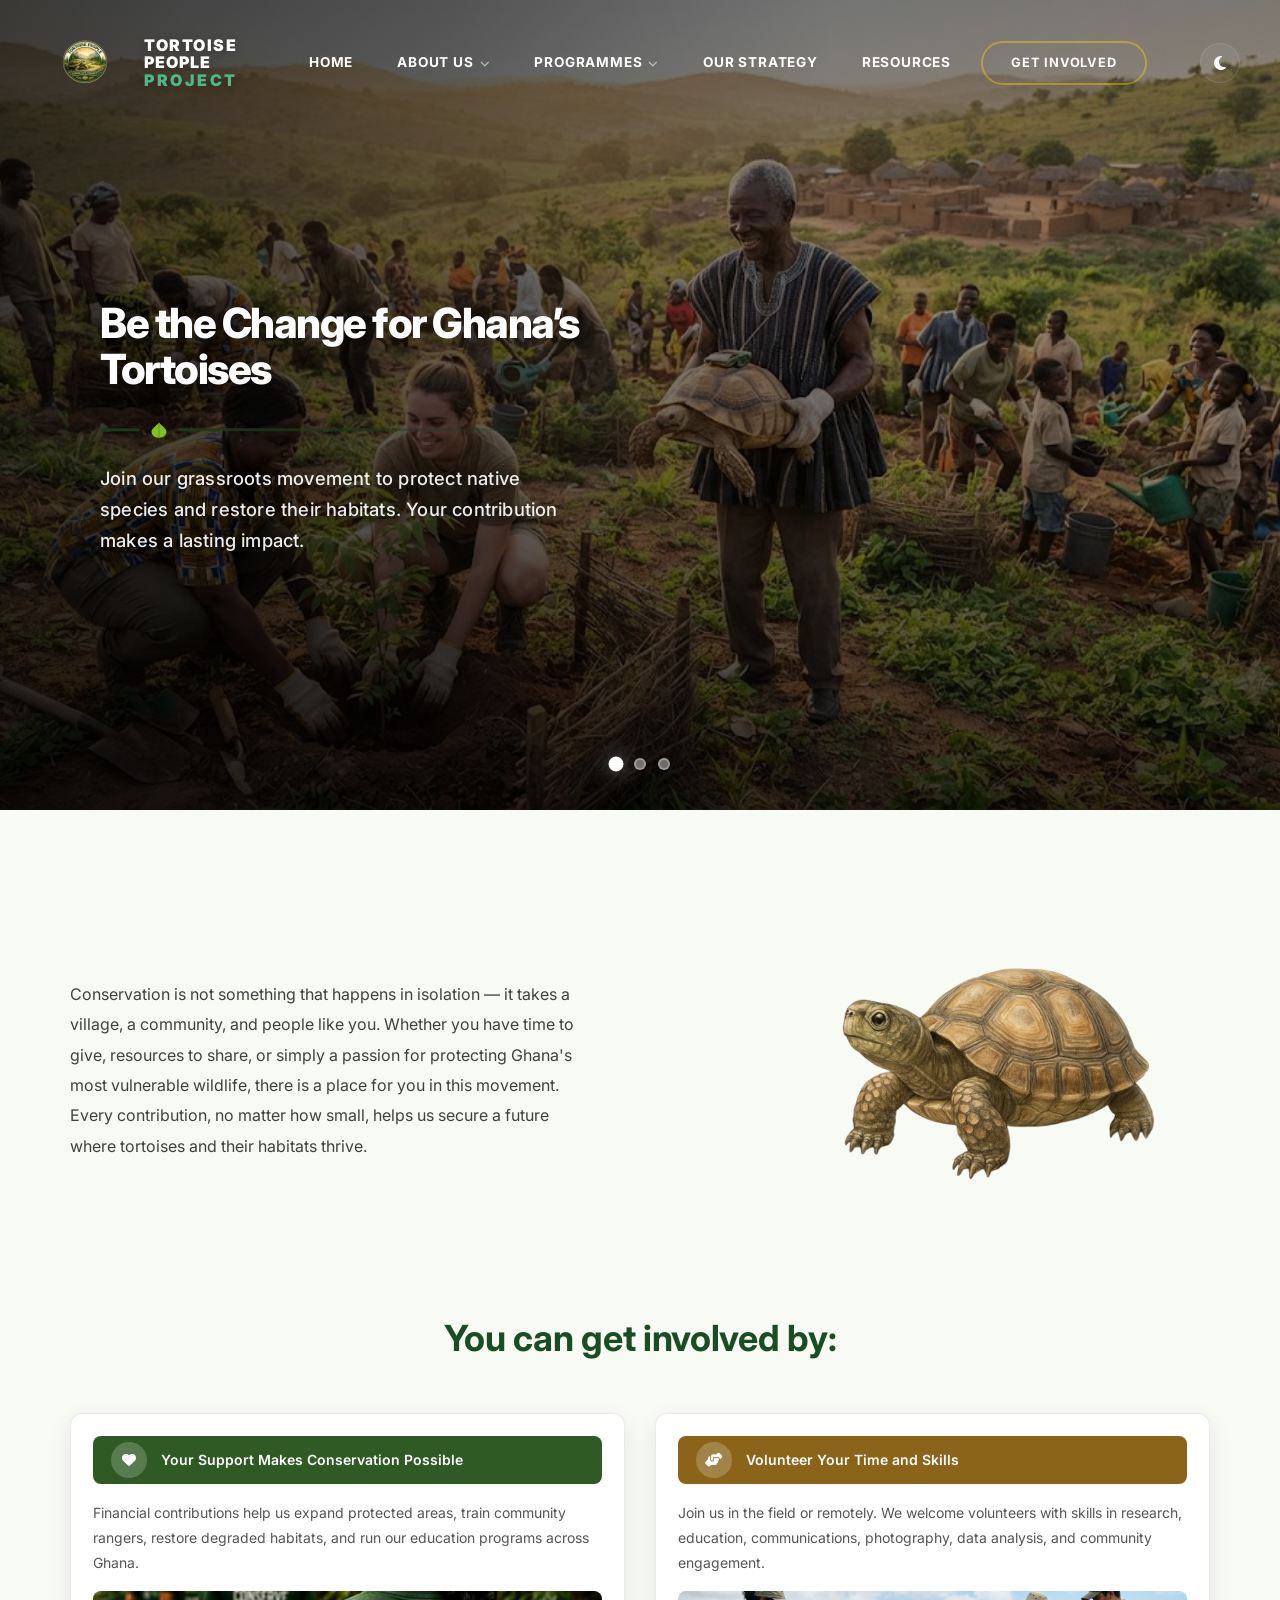
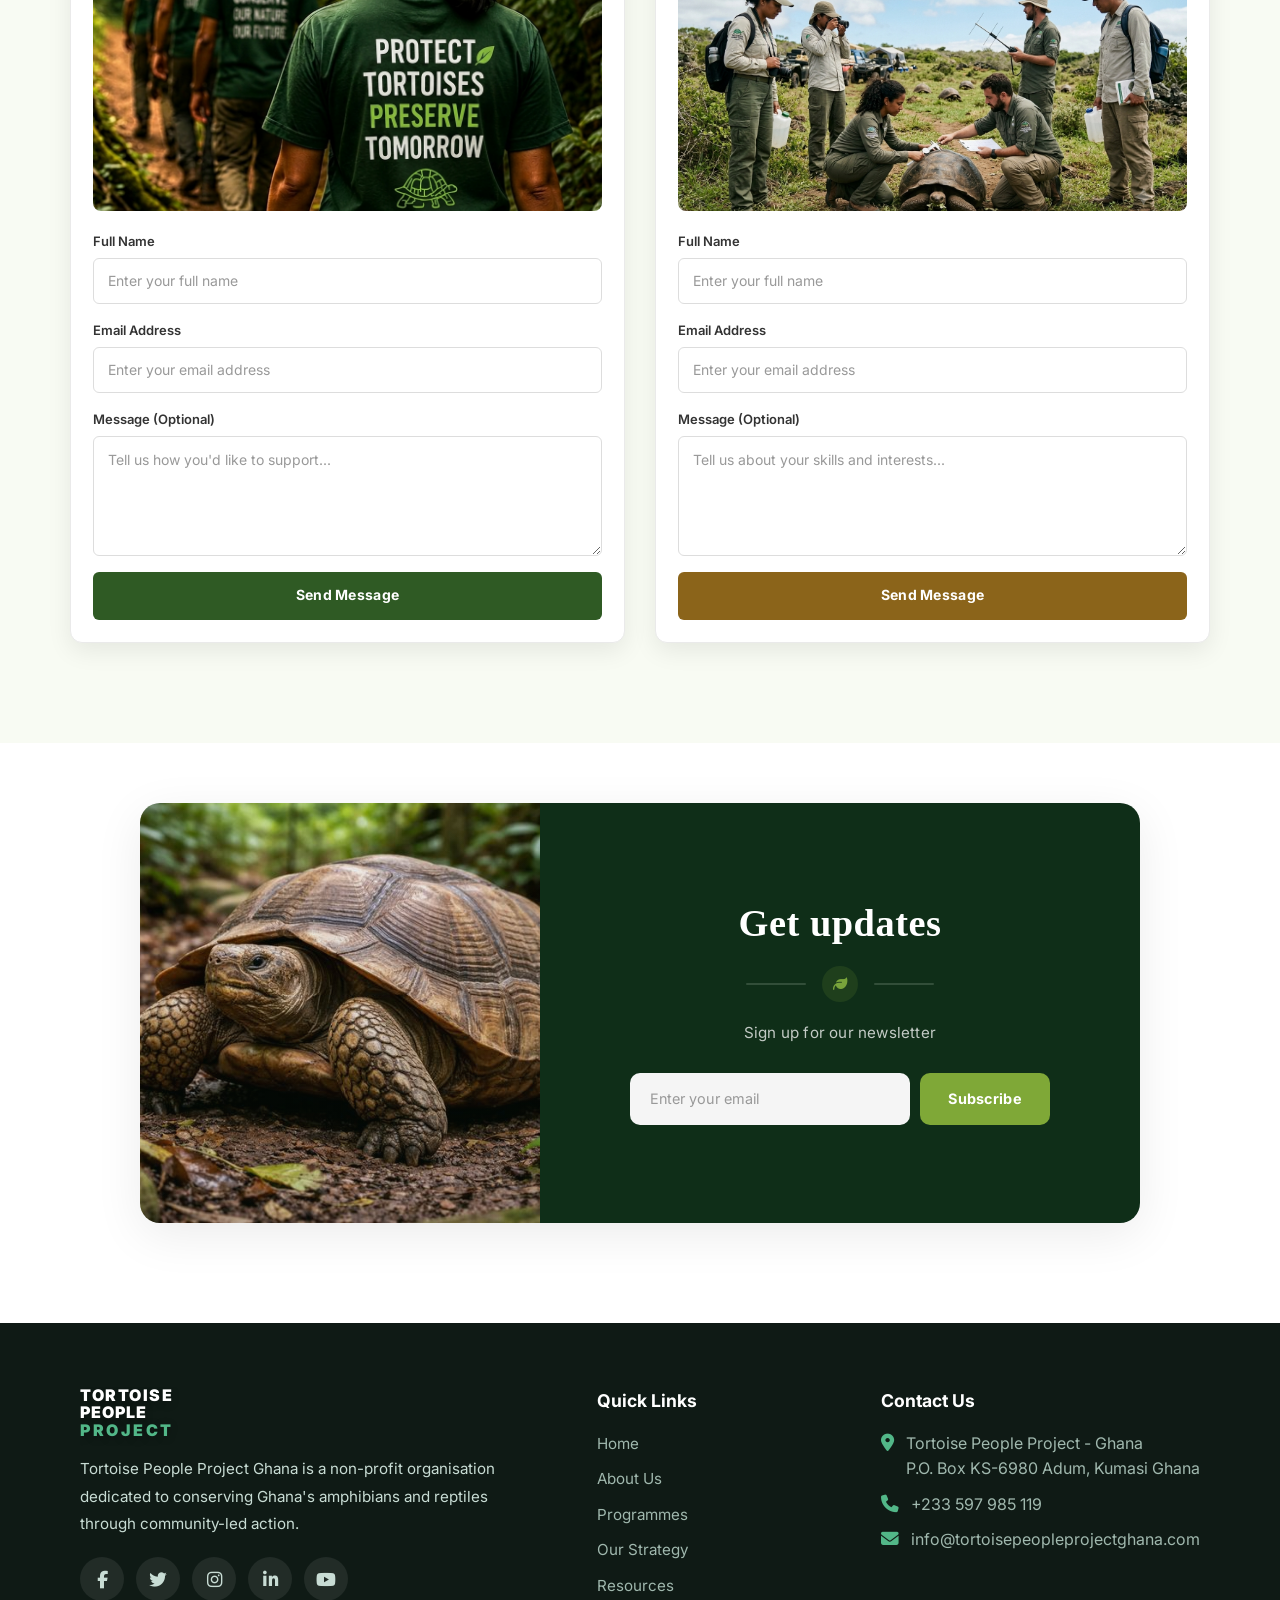
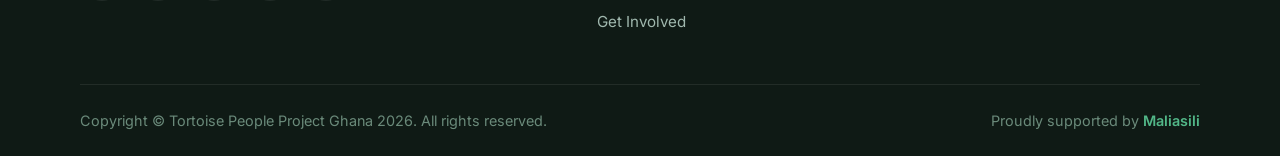
<file: get-involved.html>
<!DOCTYPE html>
<html lang="en">
<head>
    <meta charset="UTF-8" />
    <meta name="viewport" content="width=device-width, initial-scale=1.0" />
    <title>Get Involved-Be part of Our Movement</title>
    <link rel="stylesheet" href="css/style.css" />
    <link rel="icon" href="data:,">
    <!-- Font Awesome for icons -->
    <link rel="stylesheet" href="https://cdnjs.cloudflare.com/ajax/libs/font-awesome/6.5.0/css/all.min.css" />
    <!-- Google Fonts -->
    <link href="https://fonts.googleapis.com/css2?family=Inter:wght@300;400;600;700;800;900&display=swap" rel="stylesheet" />

    <meta name="description" content="Tortoise People Project is a Ghana-based conservation NGO protecting endangered tortoise species through community-led action and habitat restoration.">
    <meta property="og:type" content="website">
    <meta property="og:title" content="Tortoise People Project">
    <meta property="og:description" content="Protecting Ghana’s tortoises and natural heritage.">
    <meta property="og:image" content="images/logo.png">
    <meta property="og:url" content="">
    <meta name="twitter:card" content="summary_large_image">
    <meta name="twitter:title" content="Tortoise People Project">
    <meta name="twitter:description" content="Protecting Ghana’s tortoises and natural heritage.">
    <meta name="twitter:image" content="images/logo.png">
    <link rel="canonical" href="">

</head>
<body>
     <!-- =========================== -->
<!-- NAVBAR                      -->
<!-- =========================== -->
<header class="header" id="mainHeader">
    <div class="container">
        <nav class="navbar">

            <!-- Logo -->
            <div class="logo">
                <a href="index.html">
                    <div class="logo-image-wrapper">
                        <img src="images/logo.png"
                             alt="TORTOISE PEOPLE PROJECT Logo"
                             class="logo-img" />
                    </div>
                    <div class="logo-text">
                        <span>TORTOISE</span>
                        <span>PEOPLE</span>
                        <span>PROJECT</span>
                    </div>
                </a>
            </div>

            <!-- Navigation Links -->
            <ul class="nav-menu" id="navMenu">

                <li class="nav-item">
                    <a href="index.html#home" class="nav-link">
                        <span class="nav-text">Home</span>
                    </a>
                </li>

                <!-- Education and Awareness -->
                <li class="nav-item nav-dropdown">
                    <a href="about.html" class="nav-link  dropdown-toggle">
                        <span class="nav-text">About Us</span>
                        <i class="fas fa-chevron-down dropdown-arrow"></i>
                    </a>

                    <ul class="dropdown-menu">
                        <li><a href="#about-approach">Our Approach</a></li>
                        <li><a href="#about-team">Our Team</a></li>
                        <li><a href="#about-where">Where We Work</a></li>
                        <li><a href="#about-partners">Who We Work With</a></li>
                    </ul>
                </li>

                  <li class="nav-item nav-dropdown">
                        <a href="#programmes" class="nav-link dropdown-toggle">
                            <span class="nav-text">Programmes</span>
                            <i class="fas fa-chevron-down dropdown-arrow"></i>
                        </a>
                        <ul class="dropdown-menu">
                            <li><a href="Restoration_Protection.html">Habitat and Species Restoration</a></li>
                            <li><a href="Education_Awareness.html">Environmental Education and Awareness</a></li>
                            <li><a href="Community_Resources.html">Community Resource Governance</a></li>
                            <li><a href="Nature_Friendly.html">Nature-Friendly Livelihood</a></li>
                        </ul>

                    </li>

                <li class="nav-item">
                    <a href="strategy.html" class="nav-link ">
                        <span class="nav-text">Our Strategy</span>
                    </a>
                </li>

                <li class="nav-item">
                    <a href="resources.html" class="nav-link active">
                        <span class="nav-text">Resources</span>
                    </a>
                </li>

                <li class="nav-item">
                    <a href="get-involved.html" class="btn-nav-primary">
                        <span class="btn-text">GET INVOLVED</span>
                        <span class="btn-glow"></span>
                    </a>
                </li>

            </ul>

            <!-- Mobile Controls -->
            <div class="nav-controls">
                <button class="theme-toggle" id="themeToggle" aria-label="Toggle theme">
                    <i class="fas fa-moon"></i>
                </button>

                <div class="hamburger" id="hamburger">
                    <span></span>
                    <span></span>
                    <span></span>
                </div>
            </div>

        </nav>
    </div>
</header>
   <!-- =========================== -->
<!-- RESOURCES HERO CAROUSEL        -->
<!-- =========================== -->
<section class="premium-hero" id="premiumHero" data-page-id="get-involved">
    
    <!-- Slide 1 -->
    <div class="premium-slide active">
        <div class="premium-bg">
            <img src="images/gt-banner1.png" alt="Ghana forest landscape" />
        </div>
        <!-- Gradient Overlay -->
        <div class="premium-overlay"></div>
        
        <div class="premium-container">
            <div class="premium-content">
                <!-- Title -->
                <h1 class="premium-title">
                    Be the Change for Ghana’s Tortoises
                </h1>
                
                <!-- Asymmetrical Leaf Divider -->
                <div class="premium-divider">
                    <span class="premium-divider-left"></span>
                    <span class="premium-divider-icon">
                        <svg width="18" height="18" viewBox="0 0 24 24" fill="none" xmlns="http://www.w3.org/2000/svg">
                            <path d="M12 2C8 6 2 10 2 14C2 18 6 22 12 22C18 22 22 18 22 14C22 10 16 6 12 2Z" fill="#84BD26"/>
                            <path d="M12 2C12 6 12 10 12 22" stroke="#6A9E1E" stroke-width="1.5"/>
                        </svg>
                    </span>
                    <span class="premium-divider-right"></span>
                </div>
                
                <!-- Description -->
                <p class="premium-description">
                    Join our grassroots movement to protect native species and restore their habitats. Your contribution makes a lasting impact.
                </p>
                
                
            </div>
        </div>
    </div>

    <!-- Slide 2 -->
    <div class="premium-slide">
        <div class="premium-bg">
            <img src="images/gt-banner2.png" alt="Community conservation in action" />
        </div>
        <div class="premium-overlay"></div>
        
        <div class="premium-container">
            <div class="premium-content">
                <h1 class="premium-title">
                    Take Action Today
                </h1>
                
                <div class="premium-divider">
                    <span class="premium-divider-left"></span>
                    <span class="premium-divider-icon">
                        <svg width="18" height="18" viewBox="0 0 24 24" fill="none" xmlns="http://www.w3.org/2000/svg">
                            <path d="M12 2C8 6 2 10 2 14C2 18 6 22 12 22C18 22 22 18 22 14C22 10 16 6 12 2Z" fill="#84BD26"/>
                            <path d="M12 2C12 6 12 10 12 22" stroke="#6A9E1E" stroke-width="1.5"/>
                        </svg>
                    </span>
                    <span class="premium-divider-right"></span>
                </div>
                
                <p class="premium-description">
                   From volunteering in the field to supporting local education, discover how you can help us safeguard the future of our wildlife.
                </p>
                
               
            </div>
        </div>
    </div>

    <!-- Slide 3 -->
    <div class="premium-slide">
        <div class="premium-bg">
            <img src="images/gt-banner3.png" alt="Tortoise in natural habitat" />
        </div>
        <div class="premium-overlay"></div>
        
        <div class="premium-container">
            <div class="premium-content">
                <h1 class="premium-title">
                    Help Us Shape the Future
                </h1>
                
                <div class="premium-divider">
                    <span class="premium-divider-left"></span>
                    <span class="premium-divider-icon">
                        <svg width="18" height="18" viewBox="0 0 24 24" fill="none" xmlns="http://www.w3.org/2000/svg">
                            <path d="M12 2C8 6 2 10 2 14C2 18 6 22 12 22C18 22 22 18 22 14C22 10 16 6 12 2Z" fill="#84BD26"/>
                            <path d="M12 2C12 6 12 10 12 22" stroke="#6A9E1E" stroke-width="1.5"/>
                        </svg>
                    </span>
                    <span class="premium-divider-right"></span>
                </div>
                
                <p class="premium-description">
                    Your participation fuels vital research and community initiatives. Together, we can ensure tortoises thrive across our landscapes.
                </p>
                
               
            </div>
        </div>
    </div>

    <!-- Pagination Dots -->
    <div class="premium-pagination">
        <button class="premium-dot active" data-index="0" aria-label="Slide 1"></button>
        <button class="premium-dot" data-index="1" aria-label="Slide 2"></button>
        <button class="premium-dot" data-index="2" aria-label="Slide 3"></button>
    </div>

</section>

<!-- =========================== -->
<!-- GET INVOLVED SECTION         -->
<!-- =========================== -->
<section class="get-involved" id="get-involved">
    <div class="get-involved-container">
        
        <!-- =========================== -->
        <!-- PART 1 - INTRODUCTION AREA   -->
        <!-- =========================== -->
        <div class="gi-intro">
            
            <!-- Left - Text -->
            <div class="gi-intro-text">
                <p>
                    Conservation is not something that happens in isolation — it takes a village, a community, and people like you. Whether you have time to give, resources to share, or simply a passion for protecting Ghana's most vulnerable wildlife, there is a place for you in this movement. Every contribution, no matter how small, helps us secure a future where tortoises and their habitats thrive.
                </p>
            </div>

            <!-- Right - Illustration -->
            <div class="gi-intro-illustration">
                <img src="images/Tortoise-Illustrator.png" alt="Tortoise illustration" class="gi-illustration-img" />
            </div>

        </div>

        <!-- =========================== -->
        <!-- PART 2 - SECTION HEADING     -->
        <!-- =========================== -->
        <h2 class="gi-heading">You can get involved by:</h2>

        <!-- =========================== -->
        <!-- PART 3 - ACTION CARDS        -->
        <!-- =========================== -->
        <div class="gi-cards">
            
            <!-- =========================== -->
            <!-- CARD 1 - SUPPORT             -->
            <!-- =========================== -->
            <div class="gi-card gi-card-support">
                
                <!-- Card Header -->
                <div class="gi-card-header gi-card-header-green">
                    <div class="gi-card-icon">
                        <i class="fas fa-heart"></i>
                    </div>
                    <span class="gi-card-header-text">Your Support Makes Conservation Possible</span>
                </div>

                <!-- Description -->
                <p class="gi-card-description">
                    Financial contributions help us expand protected areas, train community rangers, restore degraded habitats, and run our education programs across Ghana.
                </p>

                <!-- Featured Image -->
                <div class="gi-card-image">
                    <img src="images/banner1.png" alt="Community conservation support" />
                </div>

                <!-- Form -->
                <form class="gi-form" id="supportForm">
                    <div class="gi-form-group">
                        <label for="supportName" class="gi-form-label">Full Name</label>
                        <input type="text" id="supportName" class="gi-form-input" placeholder="Enter your full name" required />
                    </div>
                    <div class="gi-form-group">
                        <label for="supportEmail" class="gi-form-label">Email Address</label>
                        <input type="email" id="supportEmail" class="gi-form-input" placeholder="Enter your email address" required />
                    </div>
                    <div class="gi-form-group">
                        <label for="supportMessage" class="gi-form-label">Message (Optional)</label>
                        <textarea id="supportMessage" class="gi-form-textarea" placeholder="Tell us how you'd like to support..."></textarea>
                    </div>
                    <button type="submit" class="gi-form-btn gi-form-btn-green">
                        Send Message
                    </button>
                </form>

            </div>

            <!-- =========================== -->
            <!-- CARD 2 - VOLUNTEER           -->
            <!-- =========================== -->
            <div class="gi-card gi-card-volunteer">
                
                <!-- Card Header -->
                <div class="gi-card-header gi-card-header-gold">
                    <div class="gi-card-icon">
                        <i class="fas fa-hands-helping"></i>
                    </div>
                    <span class="gi-card-header-text">Volunteer Your Time and Skills</span>
                </div>

                <!-- Description -->
                <p class="gi-card-description">
                    Join us in the field or remotely. We welcome volunteers with skills in research, education, communications, photography, data analysis, and community engagement.
                </p>

                <!-- Featured Image -->
                <div class="gi-card-image">
                    <img src="images/banner2.png" alt="Volunteers working in conservation" />
                </div>

                <!-- Form -->
                <form class="gi-form" id="volunteerForm">
                    <div class="gi-form-group">
                        <label for="volunteerName" class="gi-form-label">Full Name</label>
                        <input type="text" id="volunteerName" class="gi-form-input" placeholder="Enter your full name" required />
                    </div>
                    <div class="gi-form-group">
                        <label for="volunteerEmail" class="gi-form-label">Email Address</label>
                        <input type="email" id="volunteerEmail" class="gi-form-input" placeholder="Enter your email address" required />
                    </div>
                    <div class="gi-form-group">
                        <label for="volunteerMessage" class="gi-form-label">Message (Optional)</label>
                        <textarea id="volunteerMessage" class="gi-form-textarea" placeholder="Tell us about your skills and interests..."></textarea>
                    </div>
                    <button type="submit" class="gi-form-btn gi-form-btn-gold">
                        Send Message
                    </button>
                </form>

            </div>

        </div>

    </div>
</section>

    <!-- =========================== -->
<!-- NEWSLETTER SECTION           -->
<!-- =========================== -->
<section class="newsletter-section" id="newsletter">
    <div class="container">
        
        <!-- Newsletter Container -->
        <div class="newsletter-container">
            
            <!-- Left Panel - Image -->
            <div class="newsletter-image-panel">
                <img src="images/newsletter-tortoise.png" alt="Tortoise in natural forest habitat" />
            </div>

            <!-- Right Panel - Form -->
            <div class="newsletter-form-panel">
                <div class="newsletter-form-content">
                    
                    <!-- Title -->
                    <h2 class="newsletter-title">Get updates</h2>
                    
                    <!-- Styled Divider with Leaf Icon -->
                    <div class="newsletter-divider">
                        <span class="newsletter-divider-line"></span>
                        <span class="newsletter-divider-icon">
                            <i class="fas fa-leaf"></i>
                        </span>
                        <span class="newsletter-divider-line"></span>
                    </div>
                    
                    <!-- Subtitle -->
                    <p class="newsletter-subtitle">Sign up for our newsletter</p>
                    
                    <!-- Subscription Form -->
                    <form class="newsletter-form" id="newsletterForm">
                        <div class="newsletter-input-group">
                            <input 
                                type="email" 
                                class="newsletter-input" 
                                placeholder="Enter your email" 
                                required 
                                id="newsletterEmail"
                            />
                            <button type="submit" class="newsletter-btn">
                                Subscribe
                            </button>
                        </div>
                    </form>
                    
                    <!-- Success Message (Hidden by default) -->
                    <div class="newsletter-success" id="newsletterSuccess">
                        <span class="newsletter-success-icon">
                            <i class="fas fa-check-circle"></i>
                        </span>
                        <p class="newsletter-success-text">Thank you! You've been added to our newsletter.</p>
                    </div>
                    
                    <!-- Error Message (Hidden by default) -->
                    <div class="newsletter-error" id="newsletterError">
                        <span class="newsletter-error-icon">
                            <i class="fas fa-exclamation-circle"></i>
                        </span>
                        <p class="newsletter-error-text">Please enter a valid email address.</p>
                    </div>

                </div>
            </div>

        </div>

    </div>
</section>
     <!-- =========================== -->
    <!-- FOOTER                      -->
    <!-- =========================== -->
    <footer class="footer">
        <div class="container">
            <div class="footer-grid">
                <div class="footer-col">
                    <div class="footer-logo">
                        
                        <div class="logo-text">
                            <span>TORTOISE</span>
                            <span>PEOPLE</span>
                            <span>PROJECT</span>
                        </div>
                    </div>
                    <p>
                        Tortoise People Project Ghana is a non-profit organisation dedicated to
                        conserving Ghana's amphibians and reptiles through community-led action.
                    </p>
                    <div class="footer-social">
                        <a href="#"><i class="fab fa-facebook-f"></i></a>
                        <a href="#"><i class="fab fa-twitter"></i></a>
                        <a href="#"><i class="fab fa-instagram"></i></a>
                        <a href="#"><i class="fab fa-linkedin-in"></i></a>
                        <a href="#"><i class="fab fa-youtube"></i></a>
                    </div>
                </div>
                <div class="footer-col">
                    <h4>Quick Links</h4>
                    <ul>
                        <li><a href="index.html">Home</a></li>
                        <li><a href="about.html">About Us</a></li>
                        <li><a href="#">Programmes</a></li>
                        <li><a href="strategy.html">Our Strategy</a></li>
                        <li><a href="resources.html">Resources</a></li>
                        <li><a href="get-involved.html">Get Involved</a></li>
                    </ul>
                </div>
                <div class="footer-col">
                    <h4>Contact Us</h4>
                    <ul class="contact-info">
                        <li>
                            <i class="fas fa-map-marker-alt"></i>
                            Tortoise People Project - Ghana <br />
                            P.O. Box KS-6980 Adum, Kumasi Ghana
                        </li>
                        <li>
                            <i class="fas fa-phone"></i>
                            +233 597 985 119
                        </li>
                        <li>
                            <i class="fas fa-envelope"></i>
                            info@tortoisepeopleprojectghana.com
                        </li>
                    </ul>
                </div>
            </div>
            <div class="footer-bottom">
                <p>
                    Copyright &copy; Tortoise People Project Ghana 2026. All rights reserved.
                </p>
                <p class="footer-credit">
                    Proudly supported by <span>Maliasili</span>
                </p>
            </div>
        </div>
    </footer>

    <!-- Scroll Button -->
    <div class="scroll-indicator" id="scrollIndicator">
        <div class="scroll-ring">
            <svg class="scroll-ring-svg" viewBox="0 0 100 100">
                <circle class="scroll-ring-bg" cx="50" cy="50" r="42" />
                <circle class="scroll-ring-progress" cx="50" cy="50" r="42" />
            </svg>
            <div class="scroll-icon">
                <i class="fas fa-chevron-down"></i>
            </div>
        </div>
        <span class="scroll-label" id="scrollLabel">Scroll</span>
    </div>

    <!-- JavaScript -->
    <script src="js/config.js"></script>
    <script src="js/main.js"></script>
    <script src="js/public-common.js"></script>
    <script src="js/public-sections.js"></script>
    <script src="js/hero-get-involved.js"></script>
    <script src="js/public-seo.js"></script>
    <script src="js/contact-forms.js"></script>
</body>
</html>
</file>
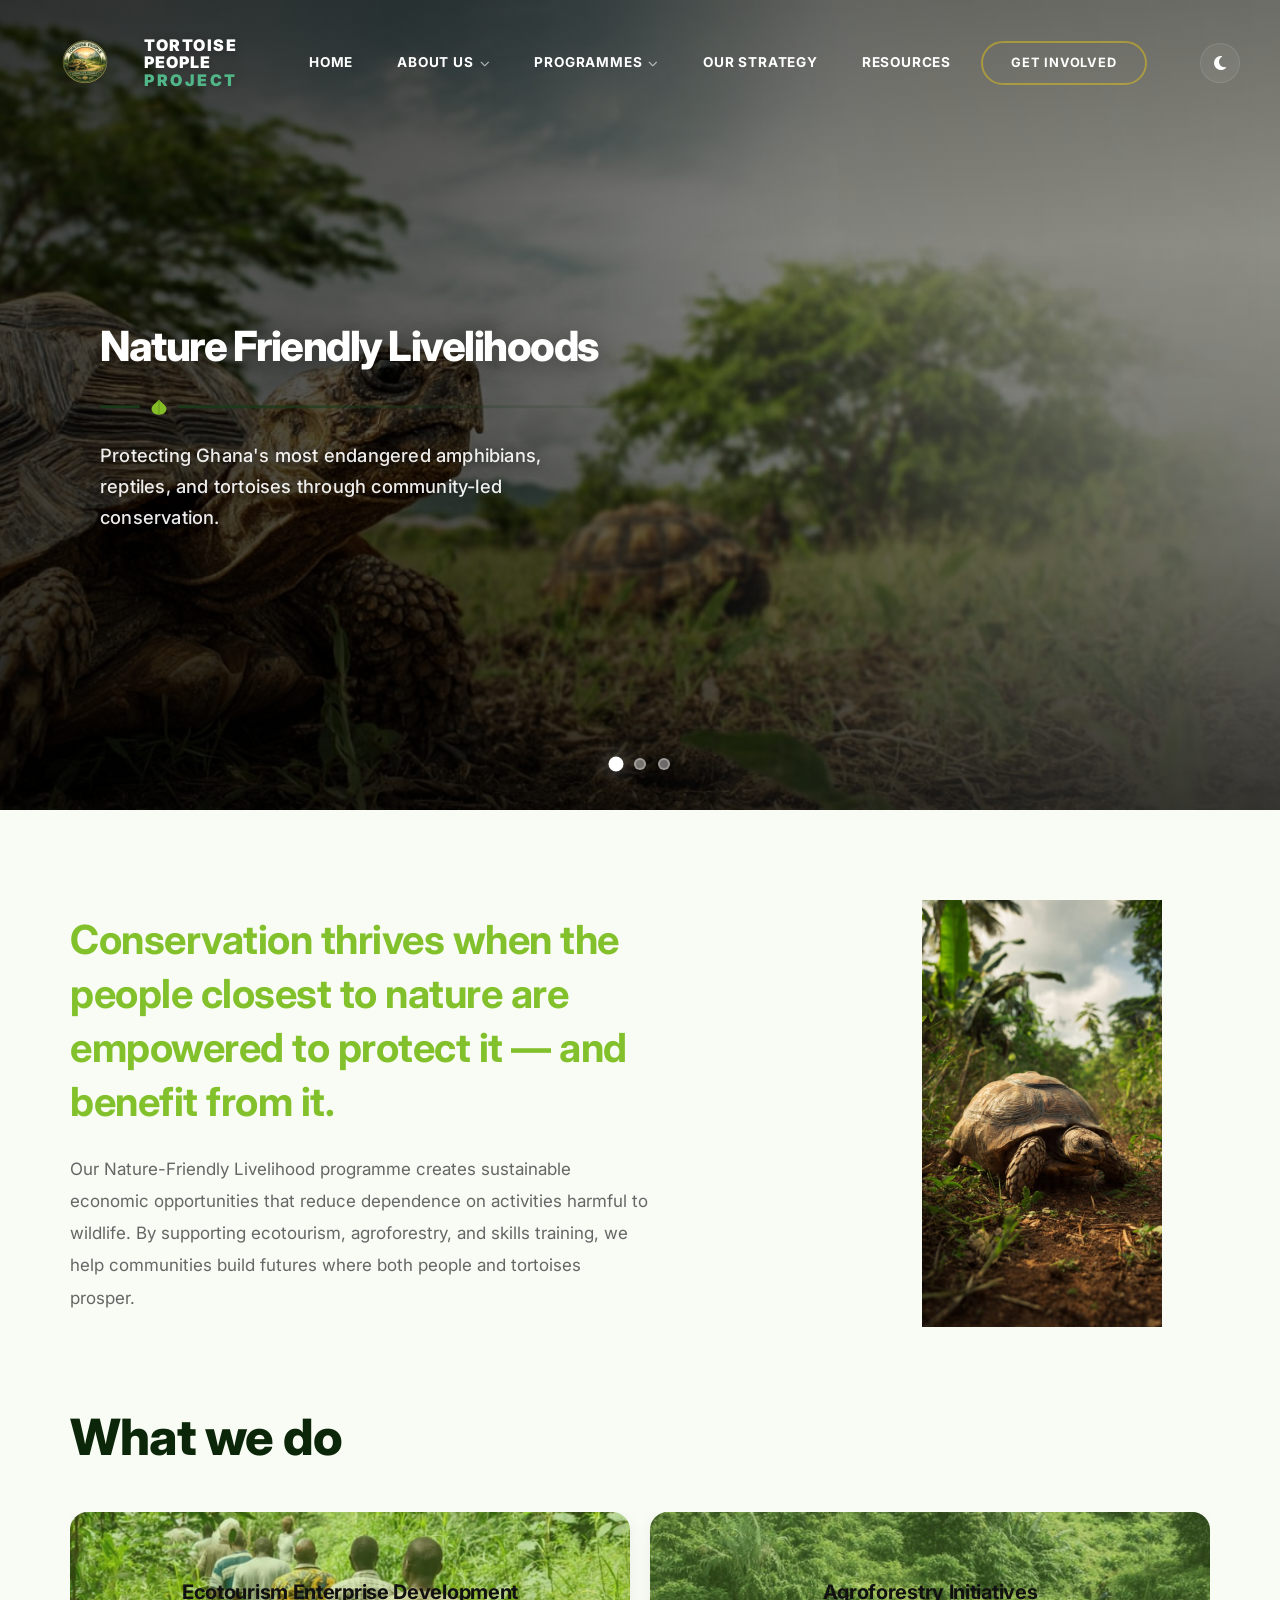
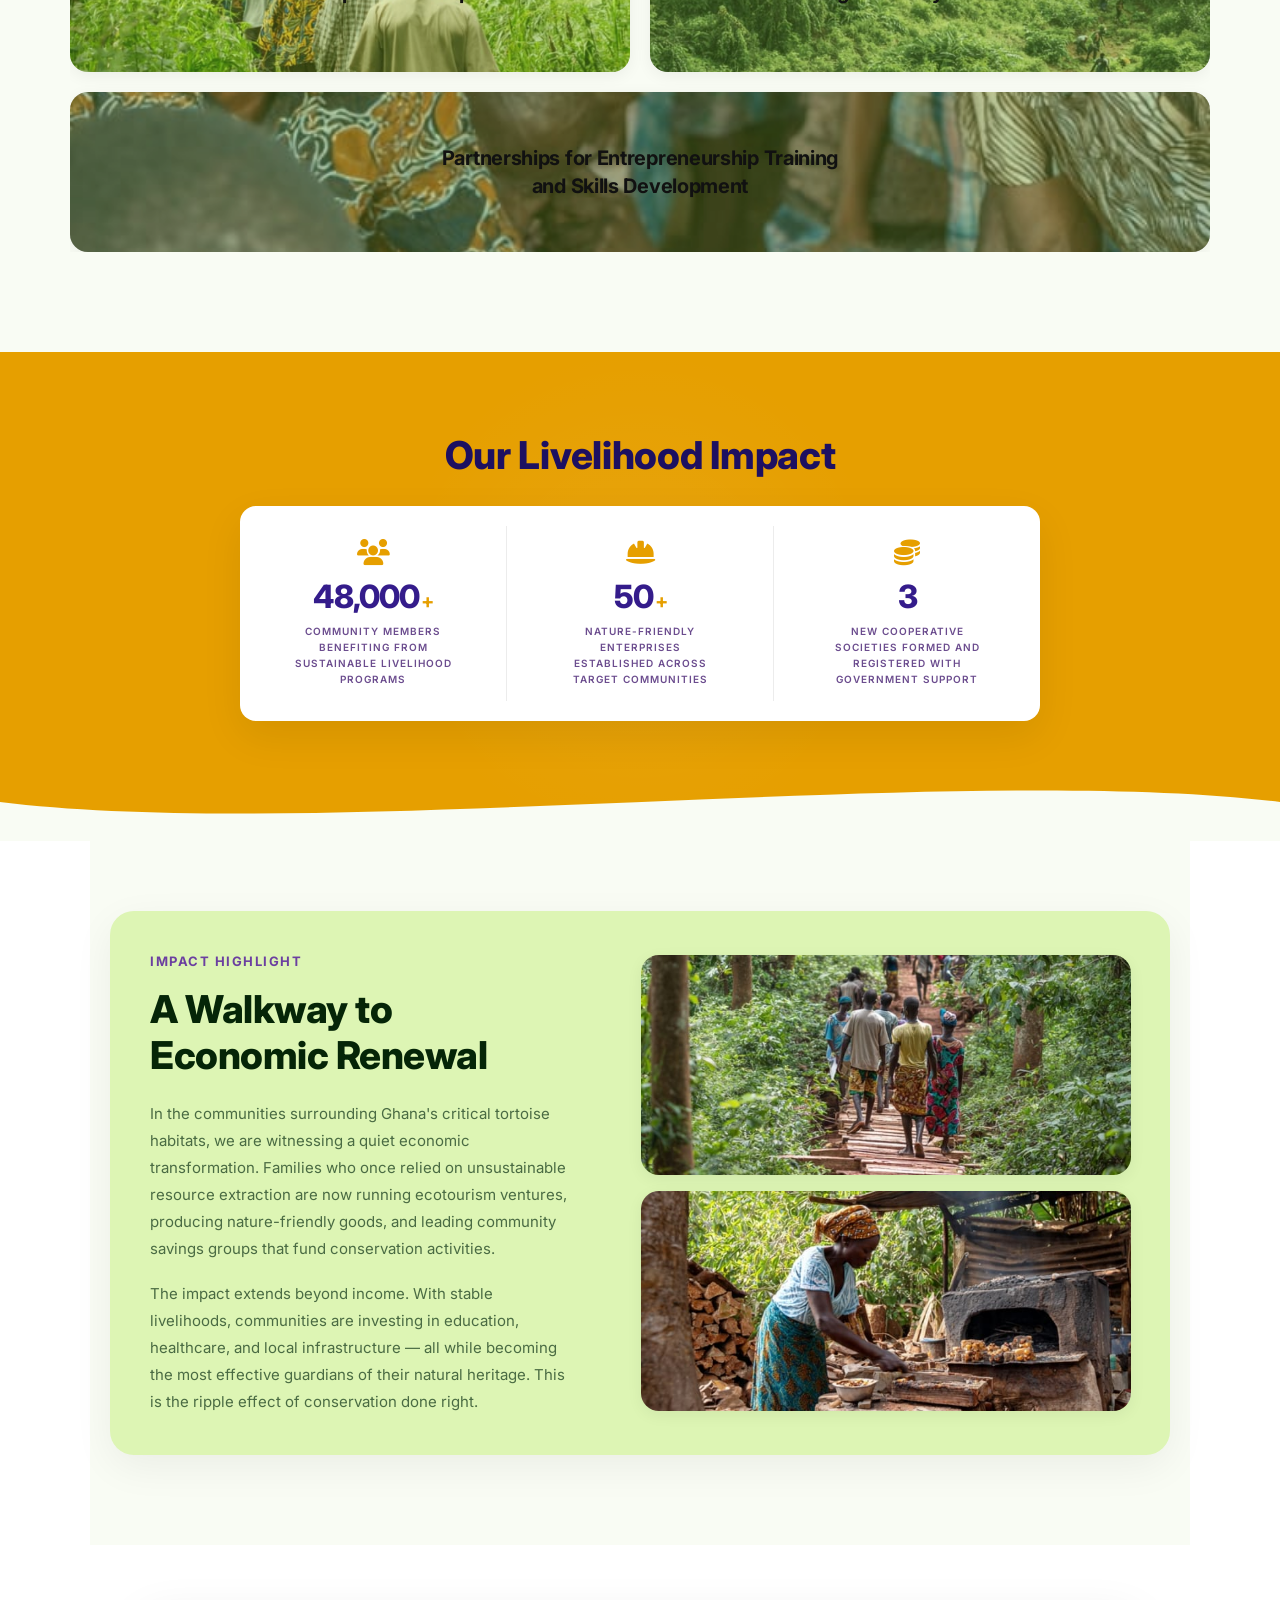
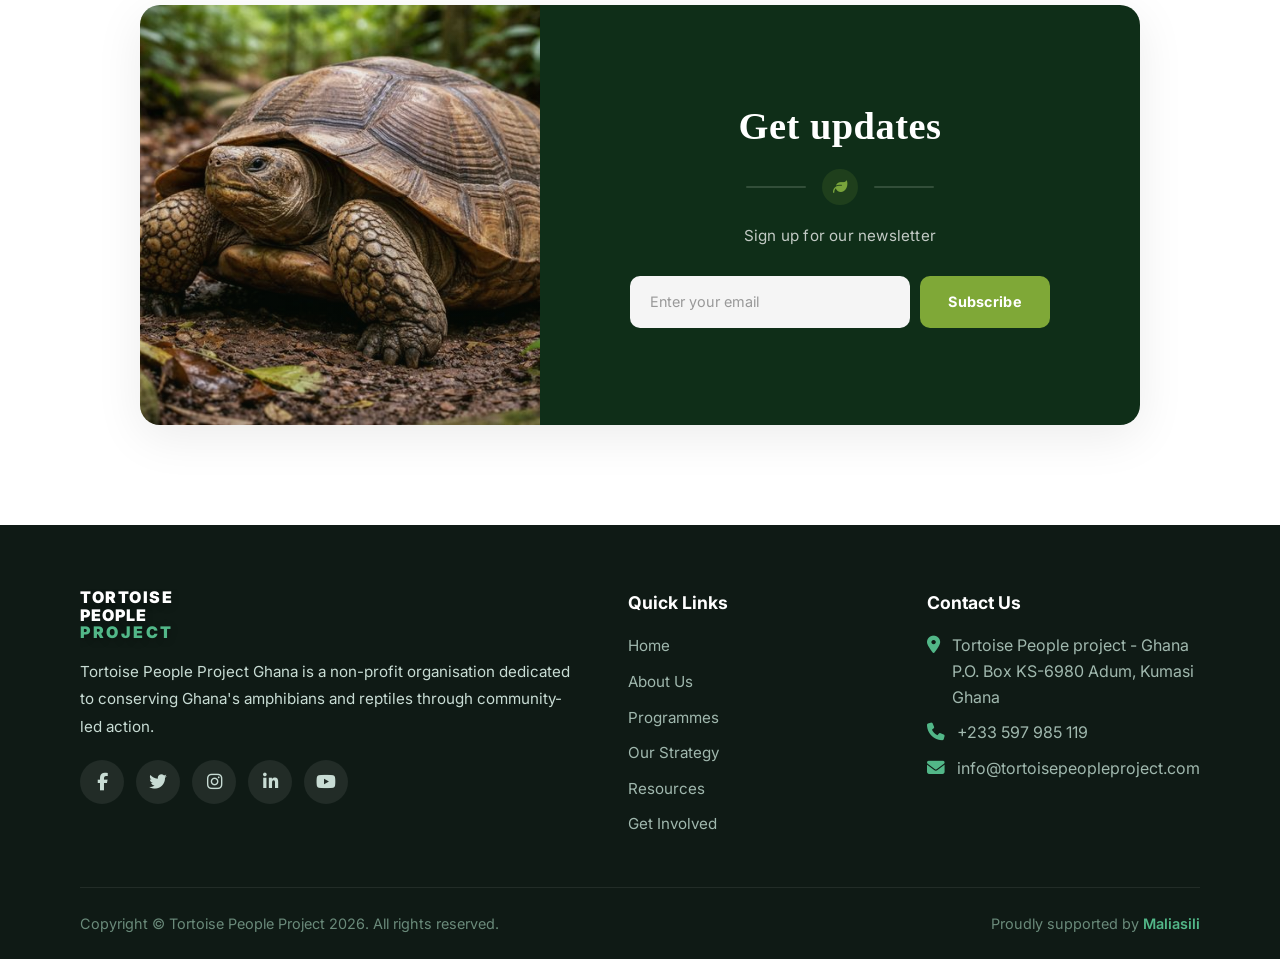
<file: Nature_Friendly.html>
<!DOCTYPE html>
<html lang="en">
<head>
    <meta charset="UTF-8" />
    <meta name="viewport" content="width=device-width, initial-scale=1.0" />
    <title>Nature-Friendly Livelihood</title>
    <link rel="stylesheet" href="css/style.css" />
    <link rel="icon" href="data:,">
    <!-- Font Awesome for icons -->
    <link rel="stylesheet" href="https://cdnjs.cloudflare.com/ajax/libs/font-awesome/6.5.0/css/all.min.css" />
    <!-- Google Fonts -->
    <link href="https://fonts.googleapis.com/css2?family=Inter:wght@300;400;600;700;800;900&display=swap" rel="stylesheet" />
    <meta name="description" content="Tortoise People Project is a Ghana-based conservation NGO protecting endangered tortoise species through community-led action and habitat restoration.">
    <meta property="og:type" content="website">
    <meta property="og:title" content="Tortoise People Project">
    <meta property="og:description" content="Protecting Ghana’s tortoises and natural heritage.">
    <meta property="og:image" content="images/logo.png">
    <meta property="og:url" content="">
    <meta name="twitter:card" content="summary_large_image">
    <meta name="twitter:title" content="Tortoise People Project">
    <meta name="twitter:description" content="Protecting Ghana’s tortoises and natural heritage.">
    <meta name="twitter:image" content="images/logo.png">
    <link rel="canonical" href="">
</head>
<body>

    <!-- =========================== -->
<!-- NAVBAR                      -->
<!-- =========================== -->
<header class="header" id="mainHeader">
    <div class="container">
        <nav class="navbar">

            <!-- Logo -->
            <div class="logo">
                <a href="index.html">
                    <div class="logo-image-wrapper">
                        <img src="images/logo.png"
                             alt="TORTOISE PEOPLE PROJECT Logo"
                             class="logo-img" />
                    </div>
                    <div class="logo-text">
                        <span>TORTOISE</span>
                        <span>PEOPLE</span>
                        <span>PROJECT</span>
                    </div>
                </a>
            </div>

            <!-- Navigation Links -->
            <ul class="nav-menu" id="navMenu">

                <li class="nav-item">
                    <a href="index.html#home" class="nav-link">
                        <span class="nav-text">Home</span>
                    </a>
                </li>

                <!-- Nature-Friendly Livelihood -->
                <li class="nav-item nav-dropdown">
                    <a href="about.html" class="nav-link  dropdown-toggle">
                        <span class="nav-text">About Us</span>
                        <i class="fas fa-chevron-down dropdown-arrow"></i>
                    </a>

                    <ul class="dropdown-menu">
                        <li><a href="#about-approach">Our Approach</a></li>
                        <li><a href="#about-team">Our Team</a></li>
                        <li><a href="#about-where">Where We Work</a></li>
                        <li><a href="#about-partners">Who We Work With</a></li>
                    </ul>
                </li>

                  <li class="nav-item nav-dropdown">
                        <a href="#programmes" class="nav-link dropdown-toggle">
                            <span class="nav-text">Programmes</span>
                            <i class="fas fa-chevron-down dropdown-arrow"></i>
                        </a>
                        <ul class="dropdown-menu">
                            <li><a href="Restoration_Protection.html">Habitat and Species Restoration</a></li>
                            <li><a href="Education_Awareness.html">Environmental Education and Awareness</a></li>
                            <li><a href="Community_Resources.html">Community Resource Governance</a></li>
                            <li><a href="Nature_Friendly.html">Nature-Friendly Livelihood</a></li>
                        </ul>

                    </li>

                <li class="nav-item">
                    <a href="strategy.html" class="nav-link">
                        <span class="nav-text">Our Strategy</span>
                    </a>
                </li>

                <li class="nav-item">
                    <a href="resources.html" class="nav-link">
                        <span class="nav-text">Resources</span>
                    </a>
                </li>

                <li class="nav-item">
                    <a href="get-involved.html" class="btn-nav-primary">
                        <span class="btn-text">GET INVOLVED</span>
                        <span class="btn-glow"></span>
                    </a>
                </li>

            </ul>

            <!-- Mobile Controls -->
            <div class="nav-controls">
                <button class="theme-toggle" id="themeToggle" aria-label="Toggle theme">
                    <i class="fas fa-moon"></i>
                </button>

                <div class="hamburger" id="hamburger">
                    <span></span>
                    <span></span>
                    <span></span>
                </div>
            </div>

        </nav>
    </div>
</header>
    <!-- =========================== -->
<!-- NATURE HERO CAROUSEL        -->
<!-- =========================== -->
<section class="premium-hero" id="premiumHero" data-page-id="nature">
    
    <!-- Slide 1 -->
    <div class="premium-slide active">
        <div class="premium-bg">
            <img src="images/nature-banner1.png" alt="Ghana forest landscape" />
        </div>
        <!-- Gradient Overlay -->
        <div class="premium-overlay"></div>
        
        <div class="premium-container">
            <div class="premium-content">
                <!-- Title -->
                <h1 class="premium-title">
                    Nature Friendly Livelihoods
                </h1>
                
                <!-- Asymmetrical Leaf Divider -->
                <div class="premium-divider">
                    <span class="premium-divider-left"></span>
                    <span class="premium-divider-icon">
                        <svg width="18" height="18" viewBox="0 0 24 24" fill="none" xmlns="http://www.w3.org/2000/svg">
                            <path d="M12 2C8 6 2 10 2 14C2 18 6 22 12 22C18 22 22 18 22 14C22 10 16 6 12 2Z" fill="#84BD26"/>
                            <path d="M12 2C12 6 12 10 12 22" stroke="#6A9E1E" stroke-width="1.5"/>
                        </svg>
                    </span>
                    <span class="premium-divider-right"></span>
                </div>
                
                <!-- Description -->
                <p class="premium-description">
                    Protecting Ghana's most endangered amphibians, reptiles, and tortoises through community-led conservation.
                </p>
                
                
            </div>
        </div>
    </div>

    <!-- Slide 2 -->
    <div class="premium-slide">
        <div class="premium-bg">
            <img src="images/nature-banner2.png" alt="Community conservation in action" />
        </div>
        <div class="premium-overlay"></div>
        
        <div class="premium-container">
            <div class="premium-content">
                <h1 class="premium-title">
                    Protecting Ghana's<br />natural heritage
                </h1>
                
                <div class="premium-divider">
                    <span class="premium-divider-left"></span>
                    <span class="premium-divider-icon">
                        <svg width="18" height="18" viewBox="0 0 24 24" fill="none" xmlns="http://www.w3.org/2000/svg">
                            <path d="M12 2C8 6 2 10 2 14C2 18 6 22 12 22C18 22 22 18 22 14C22 10 16 6 12 2Z" fill="#84BD26"/>
                            <path d="M12 2C12 6 12 10 12 22" stroke="#6A9E1E" stroke-width="1.5"/>
                        </svg>
                    </span>
                    <span class="premium-divider-right"></span>
                </div>
                
                <p class="premium-description">
                    From the Atewa Forest to the arid savannahs, we safeguard critical habitats for species found nowhere else on Earth.
                </p>
                
               
            </div>
        </div>
    </div>

    <!-- Slide 3 -->
    <div class="premium-slide">
        <div class="premium-bg">
            <img src="images/nature-banner3.png" alt="Tortoise in natural habitat" />
        </div>
        <div class="premium-overlay"></div>
        
        <div class="premium-container">
            <div class="premium-content">
                <h1 class="premium-title">
                    Community-led<br />conservation
                </h1>
                
                <div class="premium-divider">
                    <span class="premium-divider-left"></span>
                    <span class="premium-divider-icon">
                        <svg width="18" height="18" viewBox="0 0 24 24" fill="none" xmlns="http://www.w3.org/2000/svg">
                            <path d="M12 2C8 6 2 10 2 14C2 18 6 22 12 22C18 22 22 18 22 14C22 10 16 6 12 2Z" fill="#84BD26"/>
                            <path d="M12 2C12 6 12 10 12 22" stroke="#6A9E1E" stroke-width="1.5"/>
                        </svg>
                    </span>
                    <span class="premium-divider-right"></span>
                </div>
                
                <p class="premium-description">
                    Empowering local communities to become the guardians of their own natural resources and wildlife.
                </p>
                
               
            </div>
        </div>
    </div>

    <!-- Pagination Dots -->
    <div class="premium-pagination">
        <button class="premium-dot active" data-index="0" aria-label="Slide 1"></button>
        <button class="premium-dot" data-index="1" aria-label="Slide 2"></button>
        <button class="premium-dot" data-index="2" aria-label="Slide 3"></button>
    </div>

</section>
<!-- =========================== -->
<!-- NATURE-FRIENDLY LIVELIHOOD    -->
<!-- =========================== -->
<section class="nfl-section" id="nature-friendly-livelihood">
    <div class="nfl-container">
        
        <!-- =========================== -->
        <!-- INTRO CONTENT               -->
        <!-- =========================== -->
        <div class="nfl-intro">
            
            <!-- Left - Text Content -->
            <div class="nfl-intro-text">
                <h2 class="nfl-heading">
                    Conservation thrives when the people closest to nature are empowered to protect it — and benefit from it.
                </h2>
                <p class="nfl-paragraph">
                    Our Nature-Friendly Livelihood programme creates sustainable economic opportunities that reduce dependence on activities harmful to wildlife. By supporting ecotourism, agroforestry, and skills training, we help communities build futures where both people and tortoises prosper.
                </p>
            </div>

            <!-- Right - Illustration -->
            <div class="nfl-illustration">
                <img src="images/tortoise-wildlife.png" alt="Wildlife illustration representing sustainable livelihoods" class="nfl-illustration-img" />
            </div>

        </div>

        <!-- =========================== -->
        <!-- WHAT WE DO HEADING          -->
        <!-- =========================== -->
        <h3 class="nfl-what-we-do">What we do</h3>

        <!-- =========================== -->
        <!-- CARDS GRID                  -->
        <!-- =========================== -->
        <div class="nfl-grid">
            
            <!-- Card 1 -->
            <div class="nfl-card">
                <div class="nfl-card-bg" style="background-image: url('images/ecotourism-enterprise.png');"></div>
                <div class="nfl-card-overlay"></div>
                <div class="nfl-card-title">
                    <h4>Ecotourism Enterprise Development</h4>
                </div>
            </div>

            <!-- Card 2 -->
            <div class="nfl-card">
                <div class="nfl-card-bg" style="background-image: url('images/agroforestry-initiatives.png');"></div>
                <div class="nfl-card-overlay"></div>
                <div class="nfl-card-title">
                    <h4>Agroforestry Initiatives</h4>
                </div>
            </div>

            <!-- Card 3 - Spans Full Width -->
            <div class="nfl-card nfl-card-full">
                <div class="nfl-card-bg" style="background-image: url('images/skills-training.png');"></div>
                <div class="nfl-card-overlay"></div>
                <div class="nfl-card-title">
                    <h4>Partnerships for Entrepreneurship Training and Skills Development</h4>
                </div>
            </div>

        </div>

    </div>
</section>

<!-- =========================== -->
<!-- LIVELIHOOD IMPACT SECTION    -->
<!-- =========================== -->
<section class="livelihood-impact" id="livelihood-impact">
    
    <!-- =========================== -->
    <!-- ORANGE STATISTICS BANNER     -->
    <!-- =========================== -->
    <div class="li-banner">
        <div class="li-banner-container">
            
            <!-- Section Title -->
            <h2 class="li-title">Our Livelihood Impact</h2>

            <!-- Statistics Card -->
            <div class="li-stats-card">
                
                <!-- Stat 1 -->
                <div class="li-stat">
                    <div class="li-stat-icon">
                        <i class="fas fa-users"></i>
                    </div>
                    <div class="li-stat-number">48,000<span class="li-stat-unit">+</span></div>
                    <p class="li-stat-desc">community members benefiting from sustainable livelihood programs</p>
                </div>

                <!-- Divider -->
                <div class="li-stat-divider"></div>

                <!-- Stat 2 -->
                <div class="li-stat">
                    <div class="li-stat-icon">
                        <i class="fas fa-hard-hat"></i>
                    </div>
                    <div class="li-stat-number">50<span class="li-stat-unit">+</span></div>
                    <p class="li-stat-desc">nature-friendly enterprises established across target communities</p>
                </div>

                <!-- Divider -->
                <div class="li-stat-divider"></div>

                <!-- Stat 3 -->
                <div class="li-stat">
                    <div class="li-stat-icon">
                        <i class="fas fa-coins"></i>
                    </div>
                    <div class="li-stat-number">3</div>
                    <p class="li-stat-desc">new cooperative societies formed and registered with government support</p>
                </div>

            </div>

        </div>

        <!-- Curved Bottom -->
        <div class="li-banner-curve">
            <svg xmlns="http://www.w3.org/2000/svg" viewBox="0 0 1440 80" preserveAspectRatio="none">
                <path d="M0,40 C360,80 1080,0 1440,40 L1440,80 L0,80 Z" fill="#F9FCF4" />
            </svg>
        </div>
    </div>

    <!-- =========================== -->
    <!-- FEATURED IMPACT STORY CARD   -->
    <!-- =========================== -->
    <div class="li-story-container">
        <div class="li-story-card">
            
            <!-- Left Column - Text -->
            <div class="li-story-text">
                <span class="li-story-label">Impact Highlight</span>
                <h3 class="li-story-heading">A Walkway to<br />Economic Renewal</h3>
                <p class="li-story-paragraph">
                    In the communities surrounding Ghana's critical tortoise habitats, we are witnessing a quiet economic transformation. Families who once relied on unsustainable resource extraction are now running ecotourism ventures, producing nature-friendly goods, and leading community savings groups that fund conservation activities.
                </p>
                <p class="li-story-paragraph">
                    The impact extends beyond income. With stable livelihoods, communities are investing in education, healthcare, and local infrastructure — all while becoming the most effective guardians of their natural heritage. This is the ripple effect of conservation done right.
                </p>
            </div>

            <!-- Right Column - Image Gallery -->
            <div class="li-story-images">
                <div class="li-story-image">
                    <img src="images/livelihood-walkway.png" alt="Community walkway project supporting local livelihoods" />
                </div>
                <div class="li-story-image">
                    <img src="images/livelihood-enterprise.png" alt="Nature-friendly enterprise in local community" />
                </div>
            </div>

        </div>
    </div>

</section>

       <!-- =========================== -->
<!-- NEWSLETTER SECTION           -->
<!-- =========================== -->
<section class="newsletter-section" id="newsletter">
    <div class="container">
        
        <!-- Newsletter Container -->
        <div class="newsletter-container">
            
            <!-- Left Panel - Image -->
            <div class="newsletter-image-panel">
                <img src="images/newsletter-tortoise.png" alt="Tortoise in natural forest habitat" />
            </div>

            <!-- Right Panel - Form -->
            <div class="newsletter-form-panel">
                <div class="newsletter-form-content">
                    
                    <!-- Title -->
                    <h2 class="newsletter-title">Get updates</h2>
                    
                    <!-- Styled Divider with Leaf Icon -->
                    <div class="newsletter-divider">
                        <span class="newsletter-divider-line"></span>
                        <span class="newsletter-divider-icon">
                            <i class="fas fa-leaf"></i>
                        </span>
                        <span class="newsletter-divider-line"></span>
                    </div>
                    
                    <!-- Subtitle -->
                    <p class="newsletter-subtitle">Sign up for our newsletter</p>
                    
                    <!-- Subscription Form -->
                    <form class="newsletter-form" id="newsletterForm">
                        <div class="newsletter-input-group">
                            <input 
                                type="email" 
                                class="newsletter-input" 
                                placeholder="Enter your email" 
                                required 
                                id="newsletterEmail"
                            />
                            <button type="submit" class="newsletter-btn">
                                Subscribe
                            </button>
                        </div>
                    </form>
                    
                    <!-- Success Message (Hidden by default) -->
                    <div class="newsletter-success" id="newsletterSuccess">
                        <span class="newsletter-success-icon">
                            <i class="fas fa-check-circle"></i>
                        </span>
                        <p class="newsletter-success-text">Thank you! You've been added to our newsletter.</p>
                    </div>
                    
                    <!-- Error Message (Hidden by default) -->
                    <div class="newsletter-error" id="newsletterError">
                        <span class="newsletter-error-icon">
                            <i class="fas fa-exclamation-circle"></i>
                        </span>
                        <p class="newsletter-error-text">Please enter a valid email address.</p>
                    </div>

                </div>
            </div>

        </div>

    </div>
</section>

    <!-- =========================== -->
    <!-- FOOTER                      -->
    <!-- =========================== -->
    <footer class="footer">
        <div class="container">
            <div class="footer-grid">
                <div class="footer-col">
                    <div class="footer-logo">
                         
                        <div class="logo-text">
                            <span>TORTOISE</span>
                            <span>PEOPLE</span>
                            <span>PROJECT</span>
                        </div>
                    </div>
                    <p>
                        Tortoise People Project Ghana is a non-profit organisation dedicated to
                        conserving Ghana's amphibians and reptiles through community-led action.
                    </p>
                    <div class="footer-social">
                        <a href="#"><i class="fab fa-facebook-f"></i></a>
                        <a href="#"><i class="fab fa-twitter"></i></a>
                        <a href="#"><i class="fab fa-instagram"></i></a>
                        <a href="#"><i class="fab fa-linkedin-in"></i></a>
                        <a href="#"><i class="fab fa-youtube"></i></a>
                    </div>
                </div>
                <div class="footer-col">
                    <h4>Quick Links</h4>
                    <ul>
                        <li><a href="index.html">Home</a></li>
                        <li><a href="about.html">About Us</a></li>
                        <li><a href="#">Programmes</a></li>
                        <li><a href="strategy.html">Our Strategy</a></li>
                        <li><a href="resources.html">Resources</a></li>
                        <li><a href="get-involved.html">Get Involved</a></li>
                    </ul>
                </div>
                <div class="footer-col">
                    <h4>Contact Us</h4>
                    <ul class="contact-info">
                        <li>
                            <i class="fas fa-map-marker-alt"></i>
                             Tortoise People project - Ghana <br />
                            P.O. Box KS-6980 Adum, Kumasi Ghana
                        </li>
                        <li>
                            <i class="fas fa-phone"></i>
                            +233 597 985 119
                        </li>
                        <li>
                            <i class="fas fa-envelope"></i>
                            info@tortoisepeopleproject.com
                        </li>
                    </ul>
                </div>
            </div>
            <div class="footer-bottom">
                <p>
                    Copyright &copy; Tortoise People Project  2026. All rights reserved.
                </p>
                <p class="footer-credit">
                    Proudly supported by <span>Maliasili</span>
                </p>
            </div>
        </div>
    </footer>

    <!-- Scroll Button -->
    <div class="scroll-indicator" id="scrollIndicator">
        <div class="scroll-ring">
            <svg class="scroll-ring-svg" viewBox="0 0 100 100">
                <circle class="scroll-ring-bg" cx="50" cy="50" r="42" />
                <circle class="scroll-ring-progress" cx="50" cy="50" r="42" />
            </svg>
            <div class="scroll-icon">
                <i class="fas fa-chevron-down"></i>
            </div>
        </div>
        <span class="scroll-label" id="scrollLabel">Scroll</span>
    </div>

    <!-- JavaScript -->
     <script src="js/config.js"></script>
    <script src="js/main.js"></script>
    <script src="js/public-common.js"></script>
    <script src="js/public-sections.js"></script>
    <script src="js/hero-nature.js"></script>
    <script src="js/public-seo.js"></script>
</body>
</html>
</file>
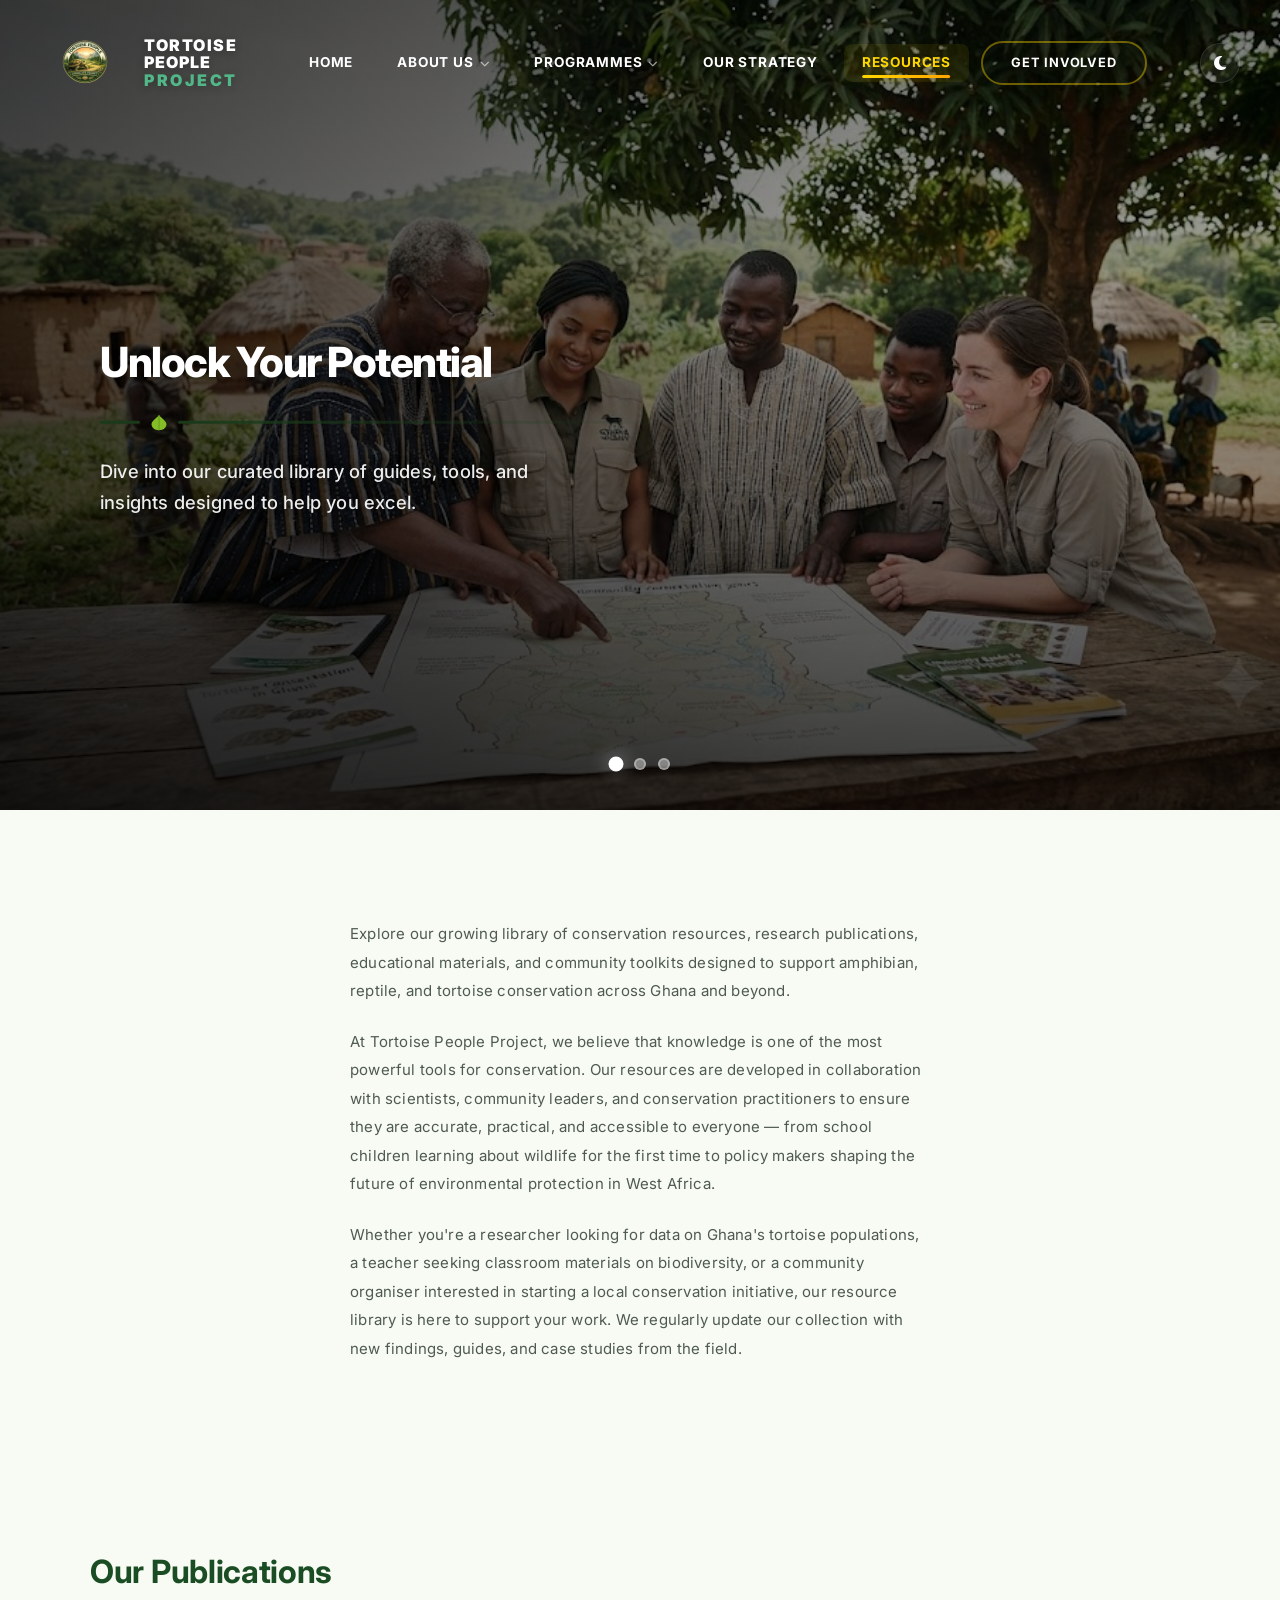
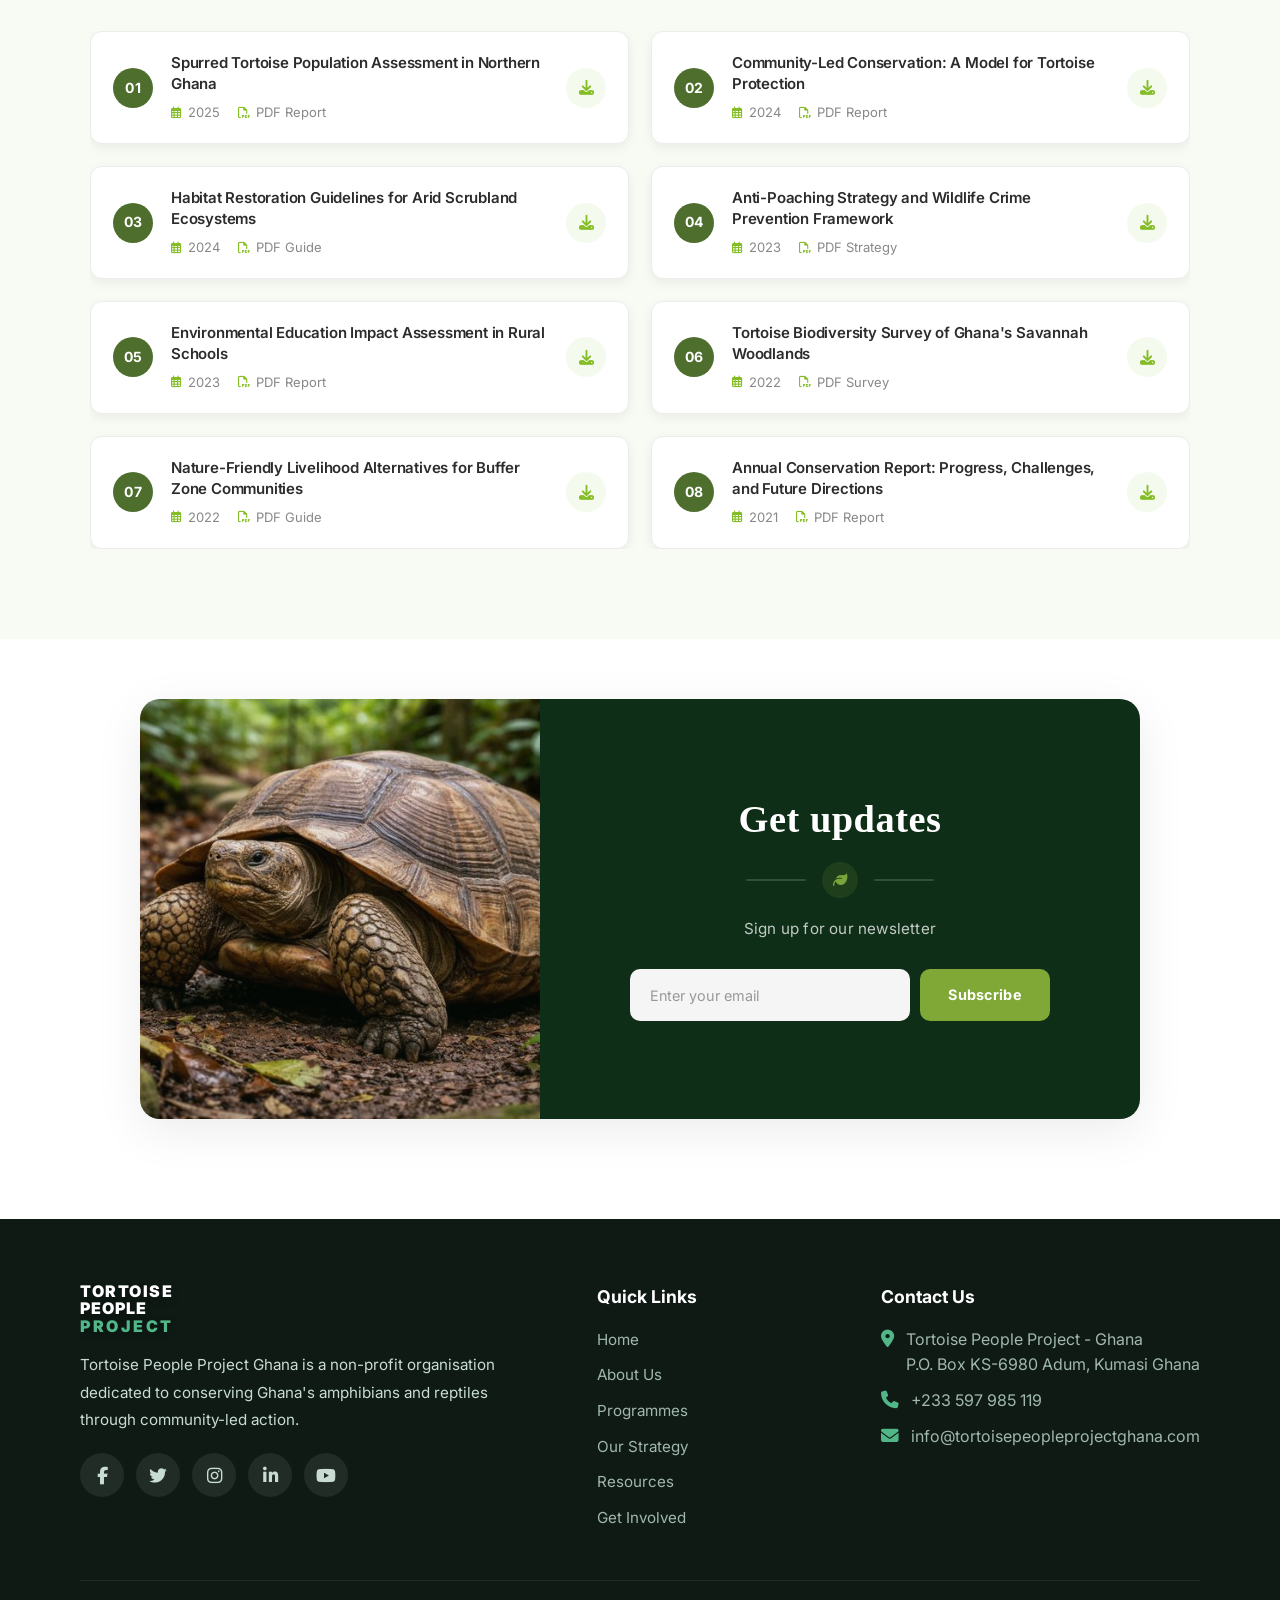
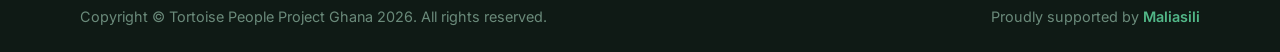
<file: resources.html>
<!DOCTYPE html>
<html lang="en">
<head>
    <meta charset="UTF-8" />
    <meta name="viewport" content="width=device-width, initial-scale=1.0" />
    <title>Resources-Tortoise People Project</title>
    <link rel="stylesheet" href="css/style.css" />
    <link rel="icon" href="data:,">
    <!-- Font Awesome for icons -->
    <link rel="stylesheet" href="https://cdnjs.cloudflare.com/ajax/libs/font-awesome/6.5.0/css/all.min.css" />
    <!-- Google Fonts -->
    <link href="https://fonts.googleapis.com/css2?family=Inter:wght@300;400;600;700;800;900&display=swap" rel="stylesheet" />

    <meta name="description" content="Tortoise People Project is a Ghana-based conservation NGO protecting endangered tortoise species through community-led action and habitat restoration.">
    <meta property="og:type" content="website">
    <meta property="og:title" content="Tortoise People Project">
    <meta property="og:description" content="Protecting Ghana’s tortoises and natural heritage.">
    <meta property="og:image" content="images/logo.png">
    <meta property="og:url" content="">
    <meta name="twitter:card" content="summary_large_image">
    <meta name="twitter:title" content="Tortoise People Project">
    <meta name="twitter:description" content="Protecting Ghana’s tortoises and natural heritage.">
    <meta name="twitter:image" content="images/logo.png">
    <link rel="canonical" href="">
    </head>
<body>
     <!-- =========================== -->
<!-- NAVBAR                      -->
<!-- =========================== -->
<header class="header" id="mainHeader">
    <div class="container">
        <nav class="navbar">

            <!-- Logo -->
            <div class="logo">
                <a href="index.html">
                    <div class="logo-image-wrapper">
                        <img src="images/logo.png"
                             alt="TORTOISE PEOPLE PROJECT Logo"
                             class="logo-img" />
                    </div>
                    <div class="logo-text">
                        <span>TORTOISE</span>
                        <span>PEOPLE</span>
                        <span>PROJECT</span>
                    </div>
                </a>
            </div>

            <!-- Navigation Links -->
            <ul class="nav-menu" id="navMenu">

                <li class="nav-item">
                    <a href="index.html#home" class="nav-link">
                        <span class="nav-text">Home</span>
                    </a>
                </li>

                <!-- Education and Awareness -->
                <li class="nav-item nav-dropdown">
                    <a href="about.html" class="nav-link  dropdown-toggle">
                        <span class="nav-text">About Us</span>
                        <i class="fas fa-chevron-down dropdown-arrow"></i>
                    </a>

                    <ul class="dropdown-menu">
                        <li><a href="#about-approach">Our Approach</a></li>
                        <li><a href="#about-team">Our Team</a></li>
                        <li><a href="#about-where">Where We Work</a></li>
                        <li><a href="#about-partners">Who We Work With</a></li>
                    </ul>
                </li>

                  <li class="nav-item nav-dropdown">
                        <a href="#programmes" class="nav-link dropdown-toggle">
                            <span class="nav-text">Programmes</span>
                            <i class="fas fa-chevron-down dropdown-arrow"></i>
                        </a>
                        <ul class="dropdown-menu">
                            <li><a href="Restoration_Protection.html">Habitat and Species Restoration</a></li>
                            <li><a href="Education_Awareness.html">Environmental Education and Awareness</a></li>
                            <li><a href="Community_Resources.html">Community Resource Governance</a></li>
                            <li><a href="Nature_Friendly.html">Nature-Friendly Livelihood</a></li>
                        </ul>

                    </li>

                <li class="nav-item">
                    <a href="strategy.html" class="nav-link ">
                        <span class="nav-text">Our Strategy</span>
                    </a>
                </li>

                <li class="nav-item">
                    <a href="resources.html" class="nav-link active">
                        <span class="nav-text">Resources</span>
                    </a>
                </li>

                <li class="nav-item">
                    <a href="get-involved.html" class="btn-nav-primary">
                        <span class="btn-text">GET INVOLVED</span>
                        <span class="btn-glow"></span>
                    </a>
                </li>

            </ul>

            <!-- Mobile Controls -->
            <div class="nav-controls">
                <button class="theme-toggle" id="themeToggle" aria-label="Toggle theme">
                    <i class="fas fa-moon"></i>
                </button>

                <div class="hamburger" id="hamburger">
                    <span></span>
                    <span></span>
                    <span></span>
                </div>
            </div>

        </nav>
    </div>
</header>
   <!-- =========================== -->
<!-- RESOURCES HERO CAROUSEL        -->
<!-- =========================== -->
<section class="premium-hero" id="premiumHero" data-page-id="resources">
    
    <!-- Slide 1 -->
    <div class="premium-slide active">
        <div class="premium-bg">
            <img src="images/rs-banner1.png" alt="Ghana forest landscape" />
        </div>
        <!-- Gradient Overlay -->
        <div class="premium-overlay"></div>
        
        <div class="premium-container">
            <div class="premium-content">
                <!-- Title -->
                <h1 class="premium-title">
                   Unlock Your Potential
                </h1>
                
                <!-- Asymmetrical Leaf Divider -->
                <div class="premium-divider">
                    <span class="premium-divider-left"></span>
                    <span class="premium-divider-icon">
                        <svg width="18" height="18" viewBox="0 0 24 24" fill="none" xmlns="http://www.w3.org/2000/svg">
                            <path d="M12 2C8 6 2 10 2 14C2 18 6 22 12 22C18 22 22 18 22 14C22 10 16 6 12 2Z" fill="#84BD26"/>
                            <path d="M12 2C12 6 12 10 12 22" stroke="#6A9E1E" stroke-width="1.5"/>
                        </svg>
                    </span>
                    <span class="premium-divider-right"></span>
                </div>
                
                <!-- Description -->
                <p class="premium-description">
                   Dive into our curated library of guides, tools, and insights designed to help you excel.
                </p>
                
                
            </div>
        </div>
    </div>

    <!-- Slide 2 -->
    <div class="premium-slide">
        <div class="premium-bg">
            <img src="images/rs-banner2.png" alt="Community conservation in action" />
        </div>
        <div class="premium-overlay"></div>
        
        <div class="premium-container">
            <div class="premium-content">
                <h1 class="premium-title">
                    Resources for Your Success
                </h1>
                
                <div class="premium-divider">
                    <span class="premium-divider-left"></span>
                    <span class="premium-divider-icon">
                        <svg width="18" height="18" viewBox="0 0 24 24" fill="none" xmlns="http://www.w3.org/2000/svg">
                            <path d="M12 2C8 6 2 10 2 14C2 18 6 22 12 22C18 22 22 18 22 14C22 10 16 6 12 2Z" fill="#84BD26"/>
                            <path d="M12 2C12 6 12 10 12 22" stroke="#6A9E1E" stroke-width="1.5"/>
                        </svg>
                    </span>
                    <span class="premium-divider-right"></span>
                </div>
                
                <p class="premium-description">
                    Get instant access to the essential documents, templates, and expert advice you need.
                </p>
                
               
            </div>
        </div>
    </div>

    <!-- Slide 3 -->
    <div class="premium-slide">
        <div class="premium-bg">
            <img src="images/rs-banner3.png" alt="Tortoise in natural habitat" />
        </div>
        <div class="premium-overlay"></div>
        
        <div class="premium-container">
            <div class="premium-content">
                <h1 class="premium-title">
                    Learn, Build, and Grow
                </h1>
                
                <div class="premium-divider">
                    <span class="premium-divider-left"></span>
                    <span class="premium-divider-icon">
                        <svg width="18" height="18" viewBox="0 0 24 24" fill="none" xmlns="http://www.w3.org/2000/svg">
                            <path d="M12 2C8 6 2 10 2 14C2 18 6 22 12 22C18 22 22 18 22 14C22 10 16 6 12 2Z" fill="#84BD26"/>
                            <path d="M12 2C12 6 12 10 12 22" stroke="#6A9E1E" stroke-width="1.5"/>
                        </svg>
                    </span>
                    <span class="premium-divider-right"></span>
                </div>
                
                <p class="premium-description">
                    Explore our collection of expert-led content created to support your journey every step of the way.
                </p>
                
               
            </div>
        </div>
    </div>

    <!-- Pagination Dots -->
    <div class="premium-pagination">
        <button class="premium-dot active" data-index="0" aria-label="Slide 1"></button>
        <button class="premium-dot" data-index="1" aria-label="Slide 2"></button>
        <button class="premium-dot" data-index="2" aria-label="Slide 3"></button>
    </div>

</section>

<!-- =========================== -->
<!-- RESOURCES INTRODUCTION       -->
<!-- =========================== -->
<section class="resources-intro" id="resources-intro">
    <div class="resources-intro-container">
        
        <!-- Narrow Content Wrapper -->
        <div class="resources-intro-wrapper">
            
            <p class="resources-intro-paragraph">
                Explore our growing library of conservation resources, research publications, educational materials, and community toolkits designed to support amphibian, reptile, and tortoise conservation across Ghana and beyond.
            </p>
            
            <p class="resources-intro-paragraph">
                At Tortoise People Project, we believe that knowledge is one of the most powerful tools for conservation. Our resources are developed in collaboration with scientists, community leaders, and conservation practitioners to ensure they are accurate, practical, and accessible to everyone — from school children learning about wildlife for the first time to policy makers shaping the future of environmental protection in West Africa.
            </p>
            
            <p class="resources-intro-paragraph">
                Whether you're a researcher looking for data on Ghana's tortoise populations, a teacher seeking classroom materials on biodiversity, or a community organiser interested in starting a local conservation initiative, our resource library is here to support your work. We regularly update our collection with new findings, guides, and case studies from the field.
            </p>
            
        </div>
        
    </div>
</section>

<!-- =========================== -->
<!-- OUR PUBLICATIONS SECTION     -->
<!-- =========================== -->
<section class="publications-section" id="publications">
    <div class="publications-container">
        
        <!-- Section Title -->
        <h2 class="publications-title">Our Publications</h2>

        <!-- Publications Grid -->
        <div class="publications-grid">
            
            <!-- Publication Card 1 -->
            <a href="publications/spurred_tortoise_assessment.pdf" class="publication-card" download>
                <span class="publication-number">01</span>
                <div class="publication-content">
                    <h3 class="publication-card-title">Spurred Tortoise Population Assessment in Northern Ghana</h3>
                    <div class="publication-meta">
                        <span class="publication-meta-item">
                            <i class="far fa-calendar-alt"></i>
                            2025
                        </span>
                        <span class="publication-meta-item">
                            <i class="far fa-file-pdf"></i>
                            PDF Report
                        </span>
                    </div>
                </div>
                <span class="publication-download">
                    <i class="fas fa-download"></i>
                </span>
            </a>

            <!-- Publication Card 2 -->
            <a href="publications/community_led_tortoise_conservation.pdf" class="publication-card" download>
                <span class="publication-number">02</span>
                <div class="publication-content">
                    <h3 class="publication-card-title">Community-Led Conservation: A Model for Tortoise Protection</h3>
                    <div class="publication-meta">
                        <span class="publication-meta-item">
                            <i class="far fa-calendar-alt"></i>
                            2024
                        </span>
                        <span class="publication-meta-item">
                            <i class="far fa-file-pdf"></i>
                            PDF Report
                        </span>
                    </div>
                </div>
                <span class="publication-download">
                    <i class="fas fa-download"></i>
                </span>
            </a>

            <!-- Publication Card 3 -->
            <a href="publications/arid_scrubland_restoration.pdf" class="publication-card" download>
                <span class="publication-number">03</span>
                <div class="publication-content">
                    <h3 class="publication-card-title">Habitat Restoration Guidelines for Arid Scrubland Ecosystems</h3>
                    <div class="publication-meta">
                        <span class="publication-meta-item">
                            <i class="far fa-calendar-alt"></i>
                            2024
                        </span>
                        <span class="publication-meta-item">
                            <i class="far fa-file-pdf"></i>
                            PDF Guide
                        </span>
                    </div>
                </div>
                <span class="publication-download">
                    <i class="fas fa-download"></i>
                </span>
            </a>

            <!-- Publication Card 4 -->
            <a href="publications/anti_poaching_strategy_framework.pdf" class="publication-card" download>
                <span class="publication-number">04</span>
                <div class="publication-content">
                    <h3 class="publication-card-title">Anti-Poaching Strategy and Wildlife Crime Prevention Framework</h3>
                    <div class="publication-meta">
                        <span class="publication-meta-item">
                            <i class="far fa-calendar-alt"></i>
                            2023
                        </span>
                        <span class="publication-meta-item">
                            <i class="far fa-file-pdf"></i>
                            PDF Strategy
                        </span>
                    </div>
                </div>
                <span class="publication-download">
                    <i class="fas fa-download"></i>
                </span>
            </a>

            <!-- Publication Card 5 -->
            <a href="publications/environmental_education_impact_assessment.pdf" class="publication-card" download>
                <span class="publication-number">05</span>
                <div class="publication-content">
                    <h3 class="publication-card-title">Environmental Education Impact Assessment in Rural Schools</h3>
                    <div class="publication-meta">
                        <span class="publication-meta-item">
                            <i class="far fa-calendar-alt"></i>
                            2023
                        </span>
                        <span class="publication-meta-item">
                            <i class="far fa-file-pdf"></i>
                            PDF Report
                        </span>
                    </div>
                </div>
                <span class="publication-download">
                    <i class="fas fa-download"></i>
                </span>
            </a>

            <!-- Publication Card 6 -->
            <a href="publications/tortoise-biodiversity-2022.pdf" class="publication-card" download>
                <span class="publication-number">06</span>
                <div class="publication-content">
                    <h3 class="publication-card-title">Tortoise Biodiversity Survey of Ghana's Savannah Woodlands</h3>
                    <div class="publication-meta">
                        <span class="publication-meta-item">
                            <i class="far fa-calendar-alt"></i>
                            2022
                        </span>
                        <span class="publication-meta-item">
                            <i class="far fa-file-pdf"></i>
                            PDF Survey
                        </span>
                    </div>
                </div>
                <span class="publication-download">
                    <i class="fas fa-download"></i>
                </span>
            </a>

            <!-- Publication Card 7 -->
            <a href="publications/nature_friendly_livelihoods_buffer_zones.pdf" class="publication-card" download>
                <span class="publication-number">07</span>
                <div class="publication-content">
                    <h3 class="publication-card-title">Nature-Friendly Livelihood Alternatives for Buffer Zone Communities</h3>
                    <div class="publication-meta">
                        <span class="publication-meta-item">
                            <i class="far fa-calendar-alt"></i>
                            2022
                        </span>
                        <span class="publication-meta-item">
                            <i class="far fa-file-pdf"></i>
                            PDF Guide
                        </span>
                    </div>
                </div>
                <span class="publication-download">
                    <i class="fas fa-download"></i>
                </span>
            </a>

            <!-- Publication Card 8 -->
            <a href="publications/annual_conservation_report.pdf" class="publication-card" download>
                <span class="publication-number">08</span>
                <div class="publication-content">
                    <h3 class="publication-card-title">Annual Conservation Report: Progress, Challenges, and Future Directions</h3>
                    <div class="publication-meta">
                        <span class="publication-meta-item">
                            <i class="far fa-calendar-alt"></i>
                            2021
                        </span>
                        <span class="publication-meta-item">
                            <i class="far fa-file-pdf"></i>
                            PDF Report
                        </span>
                    </div>
                </div>
                <span class="publication-download">
                    <i class="fas fa-download"></i>
                </span>
            </a>

        </div>

    </div>
</section>

    <!-- =========================== -->
<!-- NEWSLETTER SECTION           -->
<!-- =========================== -->
<section class="newsletter-section" id="newsletter">
    <div class="container">
        
        <!-- Newsletter Container -->
        <div class="newsletter-container">
            
            <!-- Left Panel - Image -->
            <div class="newsletter-image-panel">
                <img src="images/newsletter-tortoise.png" alt="Tortoise in natural forest habitat" />
            </div>

            <!-- Right Panel - Form -->
            <div class="newsletter-form-panel">
                <div class="newsletter-form-content">
                    
                    <!-- Title -->
                    <h2 class="newsletter-title">Get updates</h2>
                    
                    <!-- Styled Divider with Leaf Icon -->
                    <div class="newsletter-divider">
                        <span class="newsletter-divider-line"></span>
                        <span class="newsletter-divider-icon">
                            <i class="fas fa-leaf"></i>
                        </span>
                        <span class="newsletter-divider-line"></span>
                    </div>
                    
                    <!-- Subtitle -->
                    <p class="newsletter-subtitle">Sign up for our newsletter</p>
                    
                    <!-- Subscription Form -->
                    <form class="newsletter-form" id="newsletterForm">
                        <div class="newsletter-input-group">
                            <input 
                                type="email" 
                                class="newsletter-input" 
                                placeholder="Enter your email" 
                                required 
                                id="newsletterEmail"
                            />
                            <button type="submit" class="newsletter-btn">
                                Subscribe
                            </button>
                        </div>
                    </form>
                    
                    <!-- Success Message (Hidden by default) -->
                    <div class="newsletter-success" id="newsletterSuccess">
                        <span class="newsletter-success-icon">
                            <i class="fas fa-check-circle"></i>
                        </span>
                        <p class="newsletter-success-text">Thank you! You've been added to our newsletter.</p>
                    </div>
                    
                    <!-- Error Message (Hidden by default) -->
                    <div class="newsletter-error" id="newsletterError">
                        <span class="newsletter-error-icon">
                            <i class="fas fa-exclamation-circle"></i>
                        </span>
                        <p class="newsletter-error-text">Please enter a valid email address.</p>
                    </div>

                </div>
            </div>

        </div>

    </div>
</section>
     <!-- =========================== -->
    <!-- FOOTER                      -->
    <!-- =========================== -->
    <footer class="footer">
        <div class="container">
            <div class="footer-grid">
                <div class="footer-col">
                    <div class="footer-logo">
                        
                        <div class="logo-text">
                            <span>TORTOISE</span>
                            <span>PEOPLE</span>
                            <span>PROJECT</span>
                        </div>
                    </div>
                    <p>
                        Tortoise People Project Ghana is a non-profit organisation dedicated to
                        conserving Ghana's amphibians and reptiles through community-led action.
                    </p>
                    <div class="footer-social">
                        <a href="#"><i class="fab fa-facebook-f"></i></a>
                        <a href="#"><i class="fab fa-twitter"></i></a>
                        <a href="#"><i class="fab fa-instagram"></i></a>
                        <a href="#"><i class="fab fa-linkedin-in"></i></a>
                        <a href="#"><i class="fab fa-youtube"></i></a>
                    </div>
                </div>
                <div class="footer-col">
                    <h4>Quick Links</h4>
                    <ul>
                        <li><a href="index.html">Home</a></li>
                        <li><a href="about.html">About Us</a></li>
                        <li><a href="#">Programmes</a></li>
                        <li><a href="strategy.html">Our Strategy</a></li>
                        <li><a href="resources.html">Resources</a></li>
                        <li><a href="get-involved.html">Get Involved</a></li>
                    </ul>
                </div>
                <div class="footer-col">
                    <h4>Contact Us</h4>
                    <ul class="contact-info">
                        <li>
                            <i class="fas fa-map-marker-alt"></i>
                            Tortoise People Project - Ghana <br />
                            P.O. Box KS-6980 Adum, Kumasi Ghana
                        </li>
                        <li>
                            <i class="fas fa-phone"></i>
                            +233 597 985 119
                        </li>
                        <li>
                            <i class="fas fa-envelope"></i>
                            info@tortoisepeopleprojectghana.com
                        </li>
                    </ul>
                </div>
            </div>
            <div class="footer-bottom">
                <p>
                    Copyright &copy; Tortoise People Project Ghana 2026. All rights reserved.
                </p>
                <p class="footer-credit">
                    Proudly supported by <span>Maliasili</span>
                </p>
            </div>
        </div>
    </footer>

    <!-- Scroll Button -->
    <div class="scroll-indicator" id="scrollIndicator">
        <div class="scroll-ring">
            <svg class="scroll-ring-svg" viewBox="0 0 100 100">
                <circle class="scroll-ring-bg" cx="50" cy="50" r="42" />
                <circle class="scroll-ring-progress" cx="50" cy="50" r="42" />
            </svg>
            <div class="scroll-icon">
                <i class="fas fa-chevron-down"></i>
            </div>
        </div>
        <span class="scroll-label" id="scrollLabel">Scroll</span>
    </div>

    <!-- JavaScript -->
    <script src="js/config.js"></script>
    <script src="js/main.js"></script>
    <script src="js/public-common.js"></script>
    <script src="js/public-sections.js"></script>
    <script src="js/hero-resources.js"></script>
    <script src="js/public-seo.js"></script>
</body>
</html>
</file>
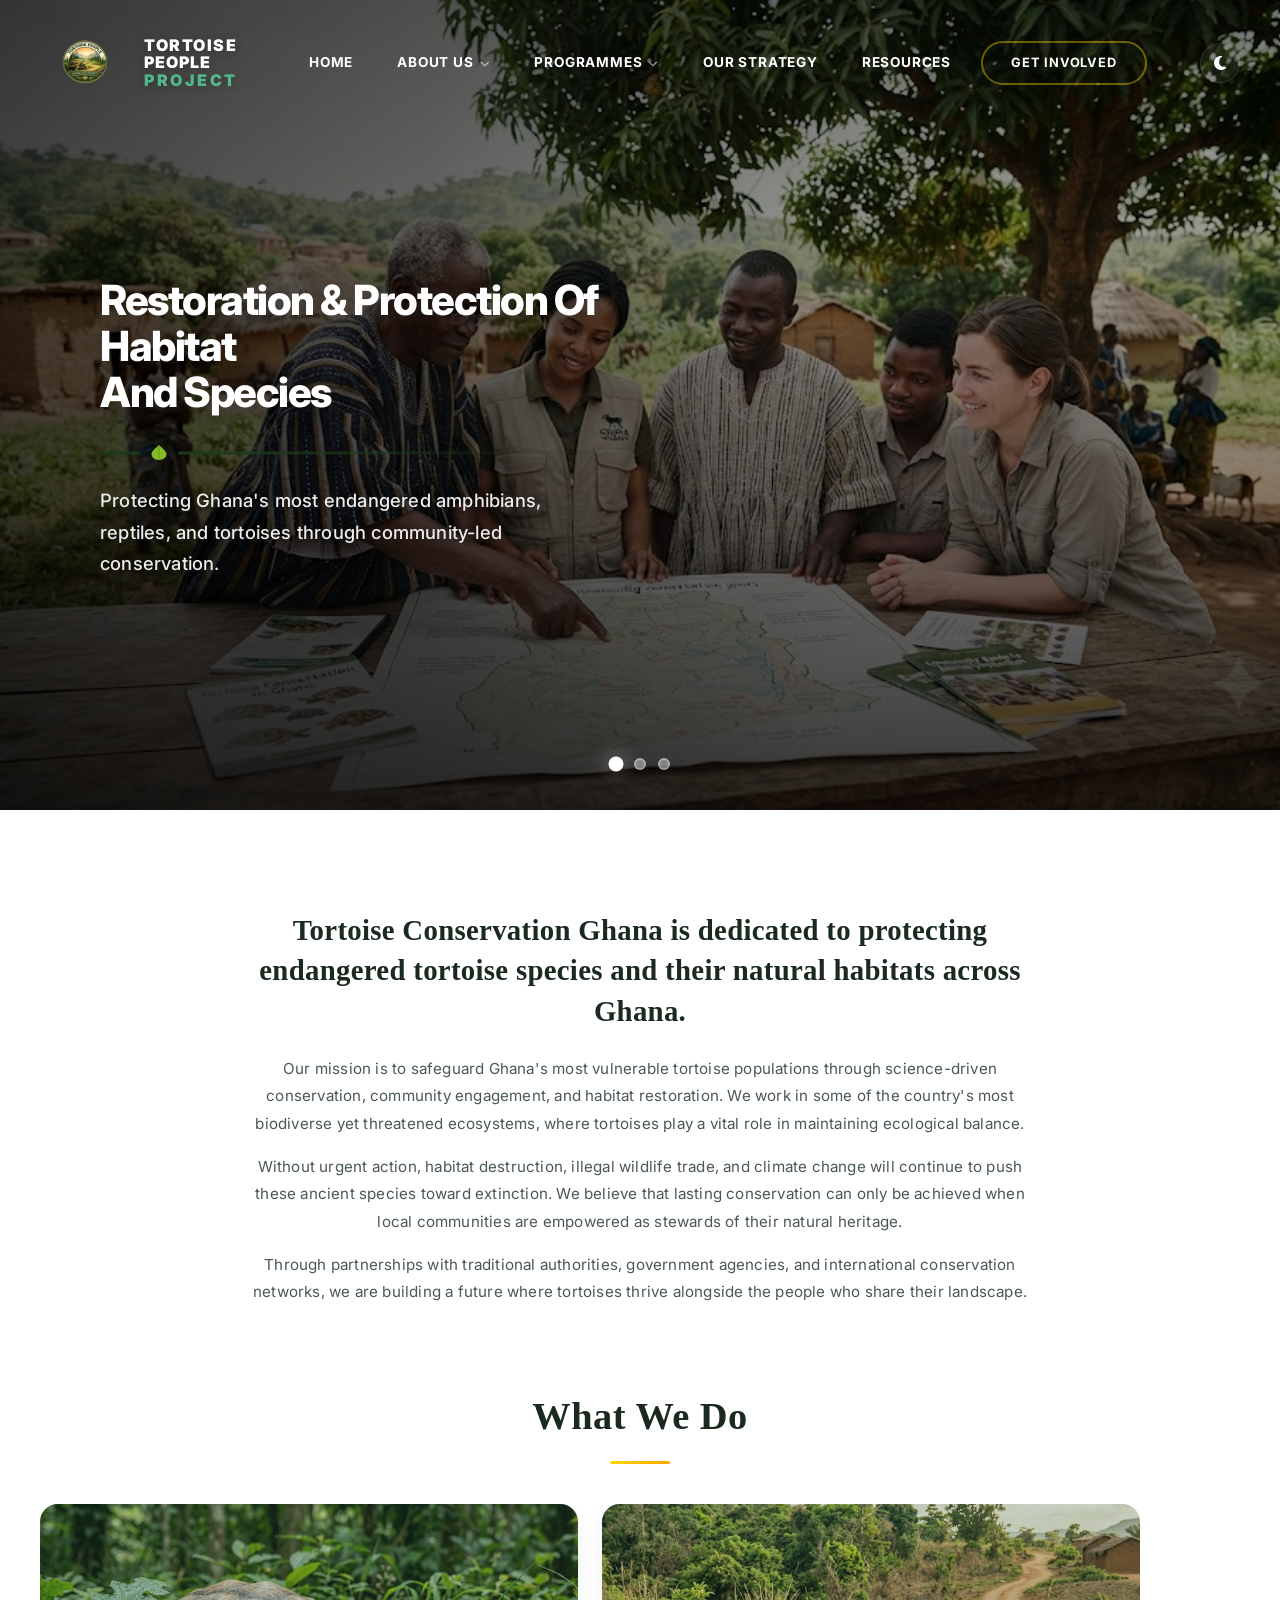
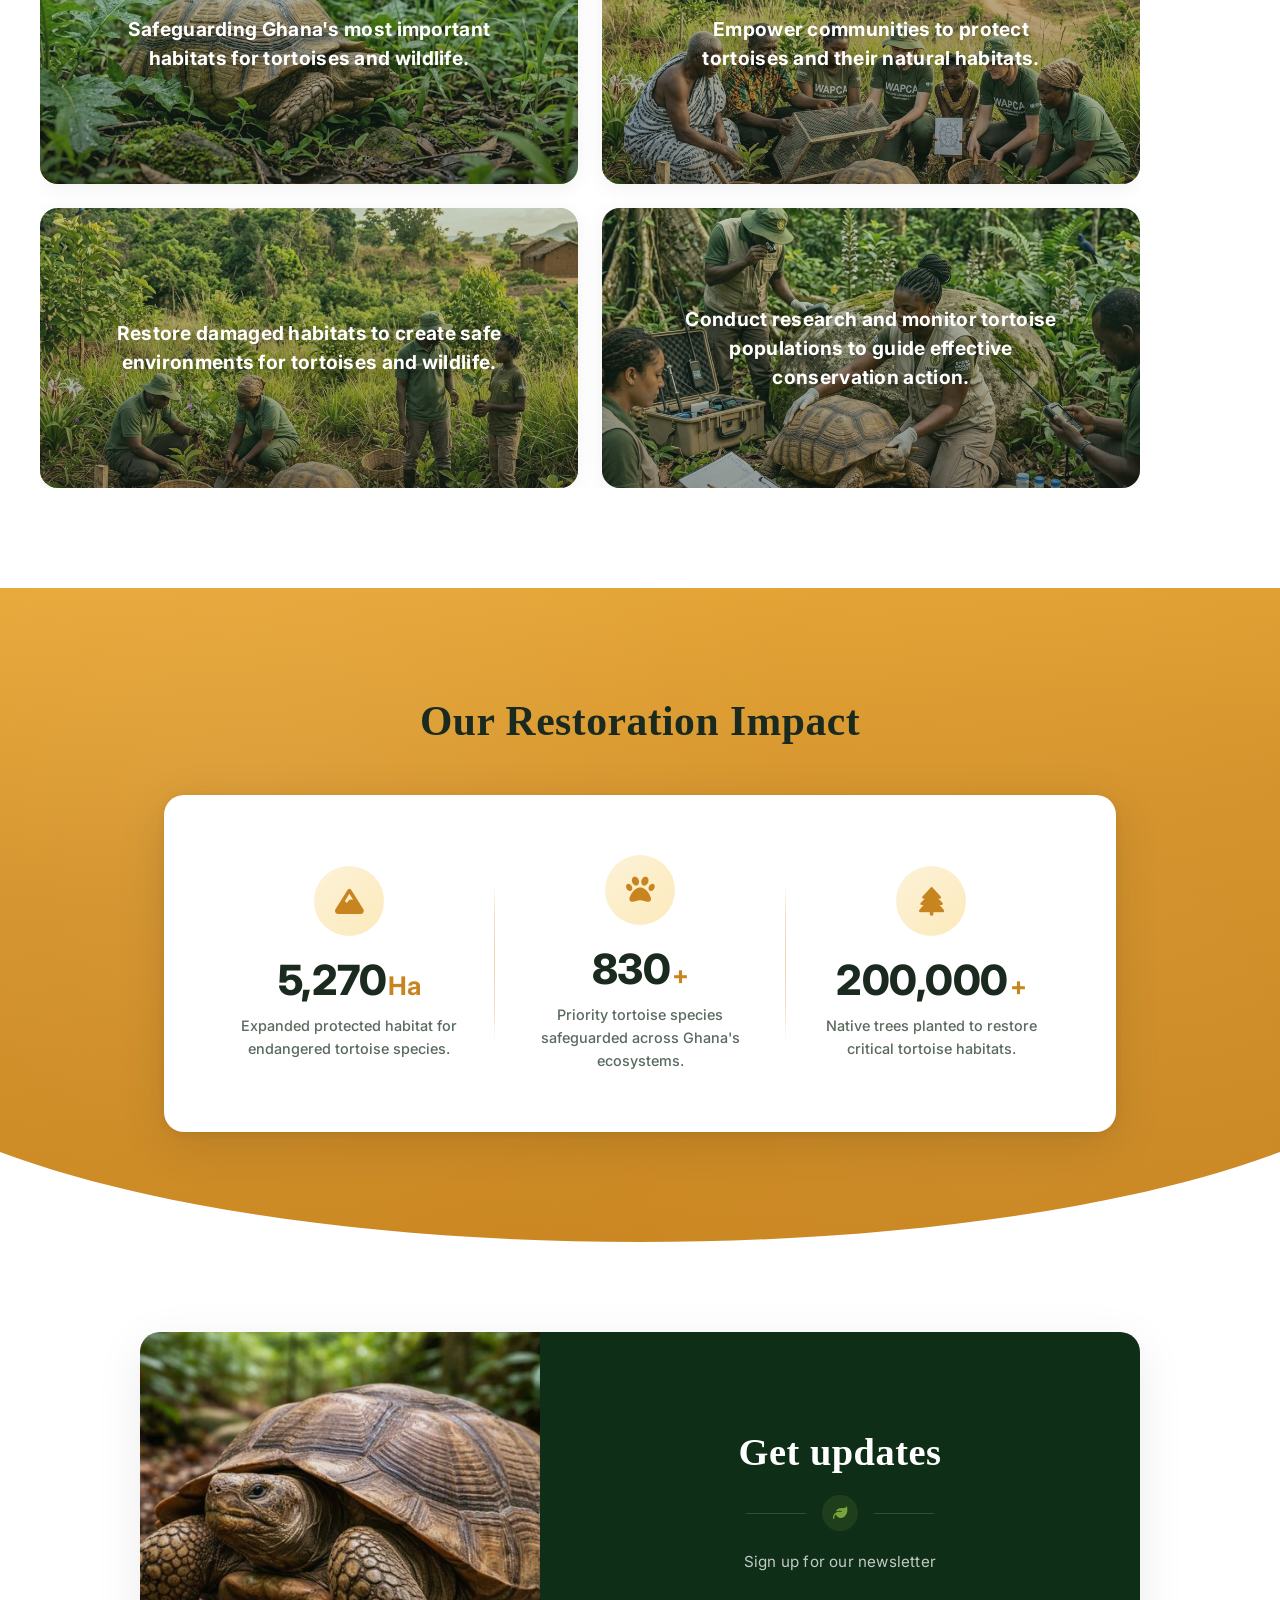
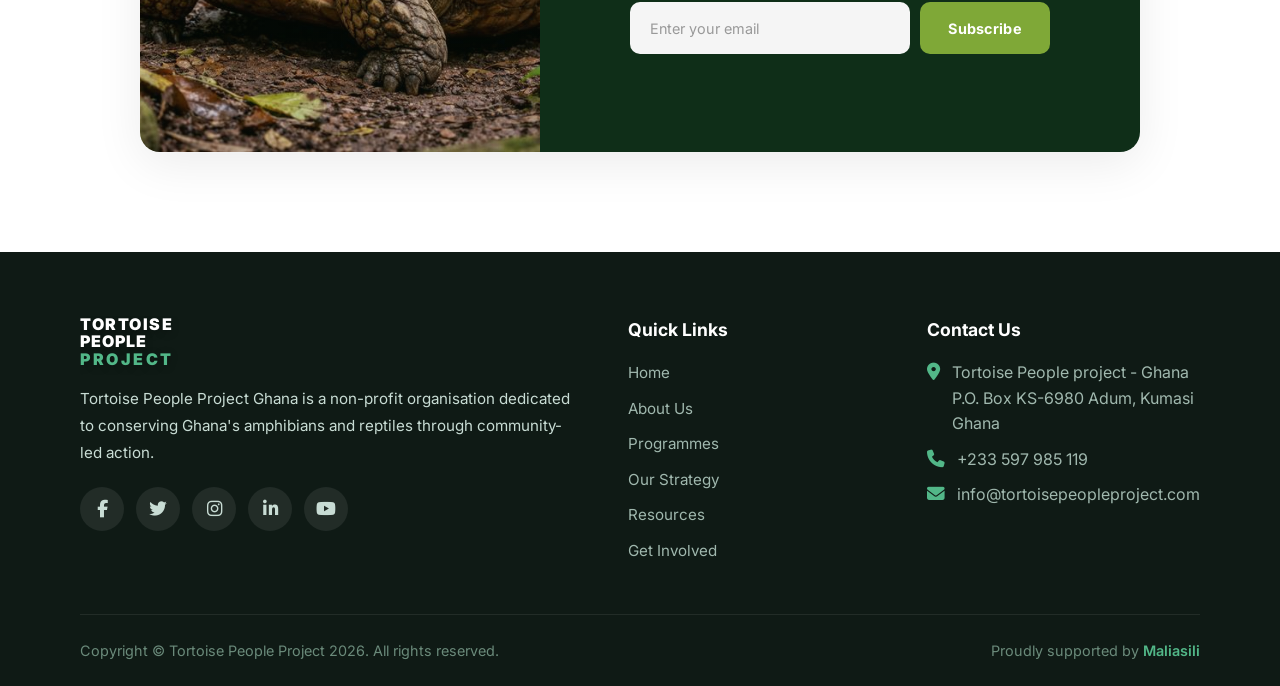
<file: Restoration_Protection.html>
<!DOCTYPE html>
<html lang="en">
<head>
    <meta charset="UTF-8" />
    <meta name="viewport" content="width=device-width, initial-scale=1.0" />
    <title>Restoration & Protection</title>
    <link rel="stylesheet" href="css/style.css" />
    <link rel="icon" href="data:,">
    <!-- Font Awesome for icons -->
    <link rel="stylesheet" href="https://cdnjs.cloudflare.com/ajax/libs/font-awesome/6.5.0/css/all.min.css" />
    <!-- Google Fonts -->
    <link href="https://fonts.googleapis.com/css2?family=Inter:wght@300;400;600;700;800;900&display=swap" rel="stylesheet" />

       <meta name="description" content="Tortoise People Project is a Ghana-based conservation NGO protecting endangered tortoise species through community-led action and habitat restoration.">
        <meta property="og:type" content="website">
        <meta property="og:title" content="Tortoise People Project">
        <meta property="og:description" content="Protecting Ghana’s tortoises and natural heritage.">
        <meta property="og:image" content="images/logo.png">
        <meta property="og:url" content="">
        <meta name="twitter:card" content="summary_large_image">
        <meta name="twitter:title" content="Tortoise People Project">
        <meta name="twitter:description" content="Protecting Ghana’s tortoises and natural heritage.">
        <meta name="twitter:image" content="images/logo.png">
        <link rel="canonical" href="">
</head>
<body>

    <!-- =========================== -->
<!-- NAVBAR                      -->
<!-- =========================== -->
<header class="header" id="mainHeader">
    <div class="container">
        <nav class="navbar">

            <!-- Logo -->
            <div class="logo">
                <a href="index.html">
                    <div class="logo-image-wrapper">
                        <img src="images/logo.png"
                             alt="TORTOISE PEOPLE PROJECT Logo"
                             class="logo-img" />
                    </div>
                    <div class="logo-text">
                        <span>TORTOISE</span>
                        <span>PEOPLE</span>
                        <span>PROJECT</span>
                    </div>
                </a>
            </div>

            <!-- Navigation Links -->
            <ul class="nav-menu" id="navMenu">

                <li class="nav-item">
                    <a href="index.html#home" class="nav-link">
                        <span class="nav-text">Home</span>
                    </a>
                </li>

                <!-- Habitat and Species Restoration -->
                <li class="nav-item nav-dropdown">
                    <a href="about.html" class="nav-link  dropdown-toggle">
                        <span class="nav-text">About Us</span>
                        <i class="fas fa-chevron-down dropdown-arrow"></i>
                    </a>

                    <ul class="dropdown-menu">
                        <li><a href="#about-approach">Our Approach</a></li>
                        <li><a href="#about-team">Our Team</a></li>
                        <li><a href="#about-where">Where We Work</a></li>
                        <li><a href="#about-partners">Who We Work With</a></li>
                    </ul>
                </li>

                  <li class="nav-item nav-dropdown">
                        <a href="#programmes" class="nav-link dropdown-toggle">
                            <span class="nav-text">Programmes</span>
                            <i class="fas fa-chevron-down dropdown-arrow"></i>
                        </a>
                        <ul class="dropdown-menu">
                            <li><a href="Restoration_Protection.html">Habitat and Species Restoration</a></li>
                            <li><a href="Education_Awareness.html">Environmental Education and Awareness</a></li>
                            <li><a href="Community_Resources.html">Community Resource Governance</a></li>
                            <li><a href="Nature_Friendly.html">Nature-Friendly Livelihood</a></li>
                        </ul>

                    </li>

                <li class="nav-item">
                    <a href="index.html#strategy" class="nav-link">
                        <span class="nav-text">Our Strategy</span>
                    </a>
                </li>

                <li class="nav-item">
                    <a href="resources.html" class="nav-link">
                        <span class="nav-text">Resources</span>
                    </a>
                </li>

                <li class="nav-item">
                    <a href="get-involved.html" class="btn-nav-primary">
                        <span class="btn-text">GET INVOLVED</span>
                        <span class="btn-glow"></span>
                    </a>
                </li>

            </ul>

            <!-- Mobile Controls -->
            <div class="nav-controls">
                <button class="theme-toggle" id="themeToggle" aria-label="Toggle theme">
                    <i class="fas fa-moon"></i>
                </button>

                <div class="hamburger" id="hamburger">
                    <span></span>
                    <span></span>
                    <span></span>
                </div>
            </div>

        </nav>
    </div>
</header>
    <!-- =========================== -->
<!-- PREMIUM HERO CAROUSEL        -->
<!-- =========================== -->
<section class="premium-hero" id="premiumHero" data-page-id="restoration">
    
    <!-- Slide 1 -->
    <div class="premium-slide active">
        <div class="premium-bg">
            <img src="images/rs-banner1.png" alt="" />
        </div>
        <!-- Gradient Overlay -->
        <div class="premium-overlay"></div>
        
        <div class="premium-container">
            <div class="premium-content">
                <!-- Title -->
                <h1 class="premium-title">
                    Restoration & Protection  Of Habitat <br   /> And Species
                </h1>
                
                <!-- Asymmetrical Leaf Divider -->
                <div class="premium-divider">
                    <span class="premium-divider-left"></span>
                    <span class="premium-divider-icon">
                        <svg width="18" height="18" viewBox="0 0 24 24" fill="none" xmlns="http://www.w3.org/2000/svg">
                            <path d="M12 2C8 6 2 10 2 14C2 18 6 22 12 22C18 22 22 18 22 14C22 10 16 6 12 2Z" fill="#84BD26"/>
                            <path d="M12 2C12 6 12 10 12 22" stroke="#6A9E1E" stroke-width="1.5"/>
                        </svg>
                    </span>
                    <span class="premium-divider-right"></span>
                </div>
                
                <!-- Description -->
                <p class="premium-description">
                    Protecting Ghana's most endangered amphibians, reptiles, and tortoises through community-led conservation.
                </p>
                
                
            </div>
        </div>
    </div>

    <!-- Slide 2 -->
    <div class="premium-slide">
        <div class="premium-bg">
            <img src="images/rs-banner2.png" alt="" />
        </div>
        <div class="premium-overlay"></div>
        
        <div class="premium-container">
            <div class="premium-content">
                <h1 class="premium-title">
                    Restoring Ghana's<br />natural landscapes
                </h1>
                
                <div class="premium-divider">
                    <span class="premium-divider-left"></span>
                    <span class="premium-divider-icon">
                        <svg width="18" height="18" viewBox="0 0 24 24" fill="none" xmlns="http://www.w3.org/2000/svg">
                            <path d="M12 2C8 6 2 10 2 14C2 18 6 22 12 22C18 22 22 18 22 14C22 10 16 6 12 2Z" fill="#84BD26"/>
                            <path d="M12 2C12 6 12 10 12 22" stroke="#6A9E1E" stroke-width="1.5"/>
                        </svg>
                    </span>
                    <span class="premium-divider-right"></span>
                </div>
                
                <p class="premium-description">
                    We restore degraded habitats across Ghana to create safe, thriving environments for tortoises and the rich biodiversity that depends on them.
                </p>
                
               
            </div>
        </div>
    </div>

    <!-- Slide 3 -->
    <div class="premium-slide">
        <div class="premium-bg">
            <img src="images/rs-banner3.png" alt="" />
        </div>
        <div class="premium-overlay"></div>
        
        <div class="premium-container">
            <div class="premium-content">
                <h1 class="premium-title">
                    Rebuilding<br />Wildlife Habitats
                </h1>
                
                <div class="premium-divider">
                    <span class="premium-divider-left"></span>
                    <span class="premium-divider-icon">
                        <svg width="18" height="18" viewBox="0 0 24 24" fill="none" xmlns="http://www.w3.org/2000/svg">
                            <path d="M12 2C8 6 2 10 2 14C2 18 6 22 12 22C18 22 22 18 22 14C22 10 16 6 12 2Z" fill="#84BD26"/>
                            <path d="M12 2C12 6 12 10 12 22" stroke="#6A9E1E" stroke-width="1.5"/>
                        </svg>
                    </span>
                    <span class="premium-divider-right"></span>
                </div>
                
                <p class="premium-description">
                    Rebuilding habitats through native tree planting, ecosystem restoration, and sustainable conservation practices.
                </p>
                
               
            </div>
        </div>
    </div>

    <!-- Pagination Dots -->
    <div class="premium-pagination">
        <button class="premium-dot active" data-index="0" aria-label="Slide 1"></button>
        <button class="premium-dot" data-index="1" aria-label="Slide 2"></button>
        <button class="premium-dot" data-index="2" aria-label="Slide 3"></button>
    </div>

</section>

<!-- =========================== -->
<!-- WHAT WE DO SECTION           -->
<!-- =========================== -->
<section class="what-we-do-section" id="what-we-do">
    <div class="container">
        
        <!-- INTRODUCTION AREA -->
        <div class="wwd-intro">
            <!-- Left Side - Text -->
            <div class="wwd-intro-text">
                <h2 class="wwd-intro-heading">
                    Tortoise Conservation Ghana is dedicated to protecting endangered tortoise species and their natural habitats across Ghana.
                </h2>

                <p class="wwd-intro-paragraph">
                    Our mission is to safeguard Ghana's most vulnerable tortoise populations through science-driven conservation, community engagement, and habitat restoration. We work in some of the country's most biodiverse yet threatened ecosystems, where tortoises play a vital role in maintaining ecological balance.
                </p>

                <p class="wwd-intro-paragraph">
                    Without urgent action, habitat destruction, illegal wildlife trade, and climate change will continue to push these ancient species toward extinction. We believe that lasting conservation can only be achieved when local communities are empowered as stewards of their natural heritage.
                </p>

                <p class="wwd-intro-paragraph">
                    Through partnerships with traditional authorities, government agencies, and international conservation networks, we are building a future where tortoises thrive alongside the people who share their landscape.
                </p>
            </div>

            
        </div>

        <!-- WHAT WE DO HEADING -->
        <div class="wwd-heading-wrapper">
            <h2 class="wwd-heading">What We Do</h2>
            <div class="wwd-divider"></div>
        </div>

        <!-- CARDS GRID -->
        <div class="wwd-grid">
            <!-- Card 1 -->
            <div class="wwd-card">
                <div class="wwd-card-bg" style="background-image: url('images/www-card1.png');"></div>
                <div class="wwd-card-overlay"></div>
                <div class="wwd-card-content">
                    <h3>Safeguarding Ghana's most important habitats for tortoises and wildlife.</h3>
                </div>
            </div>

            <!-- Card 2 -->
            <div class="wwd-card">
                <div class="wwd-card-bg" style="background-image: url('images/www-card2.png');"></div>
                <div class="wwd-card-overlay"></div>
                <div class="wwd-card-content">
                    <h3>Empower communities to protect tortoises and their natural habitats.</h3>
                </div>
            </div>

            <!-- Card 3 -->
            <div class="wwd-card">
                <div class="wwd-card-bg" style="background-image: url('images/www-card3.png');"></div>
                <div class="wwd-card-overlay"></div>
                <div class="wwd-card-content">
                    <h3>Restore damaged habitats to create safe environments for tortoises and wildlife.</h3>
                </div>
            </div>

            <!-- Card 4 -->
            <div class="wwd-card">
                <div class="wwd-card-bg" style="background-image: url('images/www-card4.png');"></div>
                <div class="wwd-card-overlay"></div>
                <div class="wwd-card-content">
                    <h3>Conduct research and monitor tortoise populations to guide effective conservation action.</h3>
                </div>
            </div>
        </div>

    </div>
</section>

<!-- =========================== -->
<!-- OUR RESTORATION IMPACT       -->
<!-- =========================== -->
<section class="impact-section" id="impact">
    <div class="impact-container">
        
        <!-- Section Heading -->
        <h2 class="impact-heading">Our Restoration Impact</h2>

        <!-- Statistics Card Container -->
        <div class="impact-card">
            <div class="impact-grid">
                
                <!-- Stat 1 -->
                <div class="impact-stat">
                    <div class="impact-icon">
                        <i class="fas fa-mountain"></i>
                    </div>
                    <div class="impact-number">5,270<span class="impact-unit">Ha</span></div>
                    <p class="impact-description">
                        Expanded protected habitat for endangered tortoise species.
                    </p>
                </div>

                <!-- Divider -->
                <div class="impact-divider"></div>

                <!-- Stat 2 -->
                <div class="impact-stat">
                    <div class="impact-icon">
                        <i class="fas fa-paw"></i>
                    </div>
                    <div class="impact-number">830<span class="impact-unit">+</span></div>
                    <p class="impact-description">
                        Priority tortoise species safeguarded across Ghana's ecosystems.
                    </p>
                </div>

                <!-- Divider -->
                <div class="impact-divider"></div>

                <!-- Stat 3 -->
                <div class="impact-stat">
                    <div class="impact-icon">
                        <i class="fas fa-tree"></i>
                    </div>
                    <div class="impact-number">200,000<span class="impact-unit">+</span></div>
                    <p class="impact-description">
                        Native trees planted to restore critical tortoise habitats.
                    </p>
                </div>

            </div>
        </div>

    </div>

    <!-- Curved Bottom -->
    <div class="impact-curve">
        <svg xmlns="http://www.w3.org/2000/svg" viewBox="0 0 1440 120" preserveAspectRatio="none">
            <path d="M0,0 C360,120 1080,120 1440,0 L1440,120 L0,120 Z" fill="#ffffff" />
        </svg>
    </div>
</section>
 

     <!-- =========================== -->
<!-- NEWSLETTER SECTION           -->
<!-- =========================== -->
<section class="newsletter-section" id="newsletter">
    <div class="container">
        
        <!-- Newsletter Container -->
        <div class="newsletter-container">
            
            <!-- Left Panel - Image -->
            <div class="newsletter-image-panel">
                <img src="images/newsletter-tortoise.png" alt="Tortoise in natural forest habitat" />
            </div>

            <!-- Right Panel - Form -->
            <div class="newsletter-form-panel">
                <div class="newsletter-form-content">
                    
                    <!-- Title -->
                    <h2 class="newsletter-title">Get updates</h2>
                    
                    <!-- Styled Divider with Leaf Icon -->
                    <div class="newsletter-divider">
                        <span class="newsletter-divider-line"></span>
                        <span class="newsletter-divider-icon">
                            <i class="fas fa-leaf"></i>
                        </span>
                        <span class="newsletter-divider-line"></span>
                    </div>
                    
                    <!-- Subtitle -->
                    <p class="newsletter-subtitle">Sign up for our newsletter</p>
                    
                    <!-- Subscription Form -->
                    <form class="newsletter-form" id="newsletterForm">
                        <div class="newsletter-input-group">
                            <input 
                                type="email" 
                                class="newsletter-input" 
                                placeholder="Enter your email" 
                                required 
                                id="newsletterEmail"
                            />
                            <button type="submit" class="newsletter-btn">
                                Subscribe
                            </button>
                        </div>
                    </form>
                    
                    <!-- Success Message (Hidden by default) -->
                    <div class="newsletter-success" id="newsletterSuccess">
                        <span class="newsletter-success-icon">
                            <i class="fas fa-check-circle"></i>
                        </span>
                        <p class="newsletter-success-text">Thank you! You've been added to our newsletter.</p>
                    </div>
                    
                    <!-- Error Message (Hidden by default) -->
                    <div class="newsletter-error" id="newsletterError">
                        <span class="newsletter-error-icon">
                            <i class="fas fa-exclamation-circle"></i>
                        </span>
                        <p class="newsletter-error-text">Please enter a valid email address.</p>
                    </div>

                </div>
            </div>

        </div>

    </div>
</section>
    <!-- =========================== -->
    <!-- FOOTER                      -->
    <!-- =========================== -->
    <footer class="footer">
        <div class="container">
            <div class="footer-grid">
                <div class="footer-col">
                    <div class="footer-logo">
                         
                        <div class="logo-text">
                            <span>TORTOISE</span>
                            <span>PEOPLE</span>
                            <span>PROJECT</span>
                        </div>
                    </div>
                    <p>
                        Tortoise People Project Ghana is a non-profit organisation dedicated to
                        conserving Ghana's amphibians and reptiles through community-led action.
                    </p>
                    <div class="footer-social">
                        <a href="#"><i class="fab fa-facebook-f"></i></a>
                        <a href="#"><i class="fab fa-twitter"></i></a>
                        <a href="#"><i class="fab fa-instagram"></i></a>
                        <a href="#"><i class="fab fa-linkedin-in"></i></a>
                        <a href="#"><i class="fab fa-youtube"></i></a>
                    </div>
                </div>
                <div class="footer-col">
                    <h4>Quick Links</h4>
                    <ul>
                        <li><a href="index.html">Home</a></li>
                        <li><a href="about.html">About Us</a></li>
                        <li><a href="#">Programmes</a></li>
                        <li><a href="strategy.html">Our Strategy</a></li>
                        <li><a href="resources.html">Resources</a></li>
                        <li><a href="get-involved.html">Get Involved</a></li>
                    </ul>
                </div>
                <div class="footer-col">
                    <h4>Contact Us</h4>
                    <ul class="contact-info">
                        <li>
                            <i class="fas fa-map-marker-alt"></i>
                             Tortoise People project - Ghana <br />
                            P.O. Box KS-6980 Adum, Kumasi Ghana
                        </li>
                        <li>
                            <i class="fas fa-phone"></i>
                            +233 597 985 119
                        </li>
                        <li>
                            <i class="fas fa-envelope"></i>
                            info@tortoisepeopleproject.com
                        </li>
                    </ul>
                </div>
            </div>
            <div class="footer-bottom">
                <p>
                    Copyright &copy; Tortoise People Project  2026. All rights reserved.
                </p>
                <p class="footer-credit">
                    Proudly supported by <span>Maliasili</span>
                </p>
            </div>
        </div>
    </footer>

    <!-- Scroll Button -->
    <div class="scroll-indicator" id="scrollIndicator">
        <div class="scroll-ring">
            <svg class="scroll-ring-svg" viewBox="0 0 100 100">
                <circle class="scroll-ring-bg" cx="50" cy="50" r="42" />
                <circle class="scroll-ring-progress" cx="50" cy="50" r="42" />
            </svg>
            <div class="scroll-icon">
                <i class="fas fa-chevron-down"></i>
            </div>
        </div>
        <span class="scroll-label" id="scrollLabel">Scroll</span>
    </div>

    <!-- JavaScript -->
    <script src="js/config.js"></script>
    <script src="js/main.js"></script>
    <script src="js/public-common.js"></script>
    <script src="js/public-sections.js"></script>
    <script src="js/hero-restoration.js"></script>
    
    <script src="js/public-seo.js"></script>
</body>
</html>
</file>
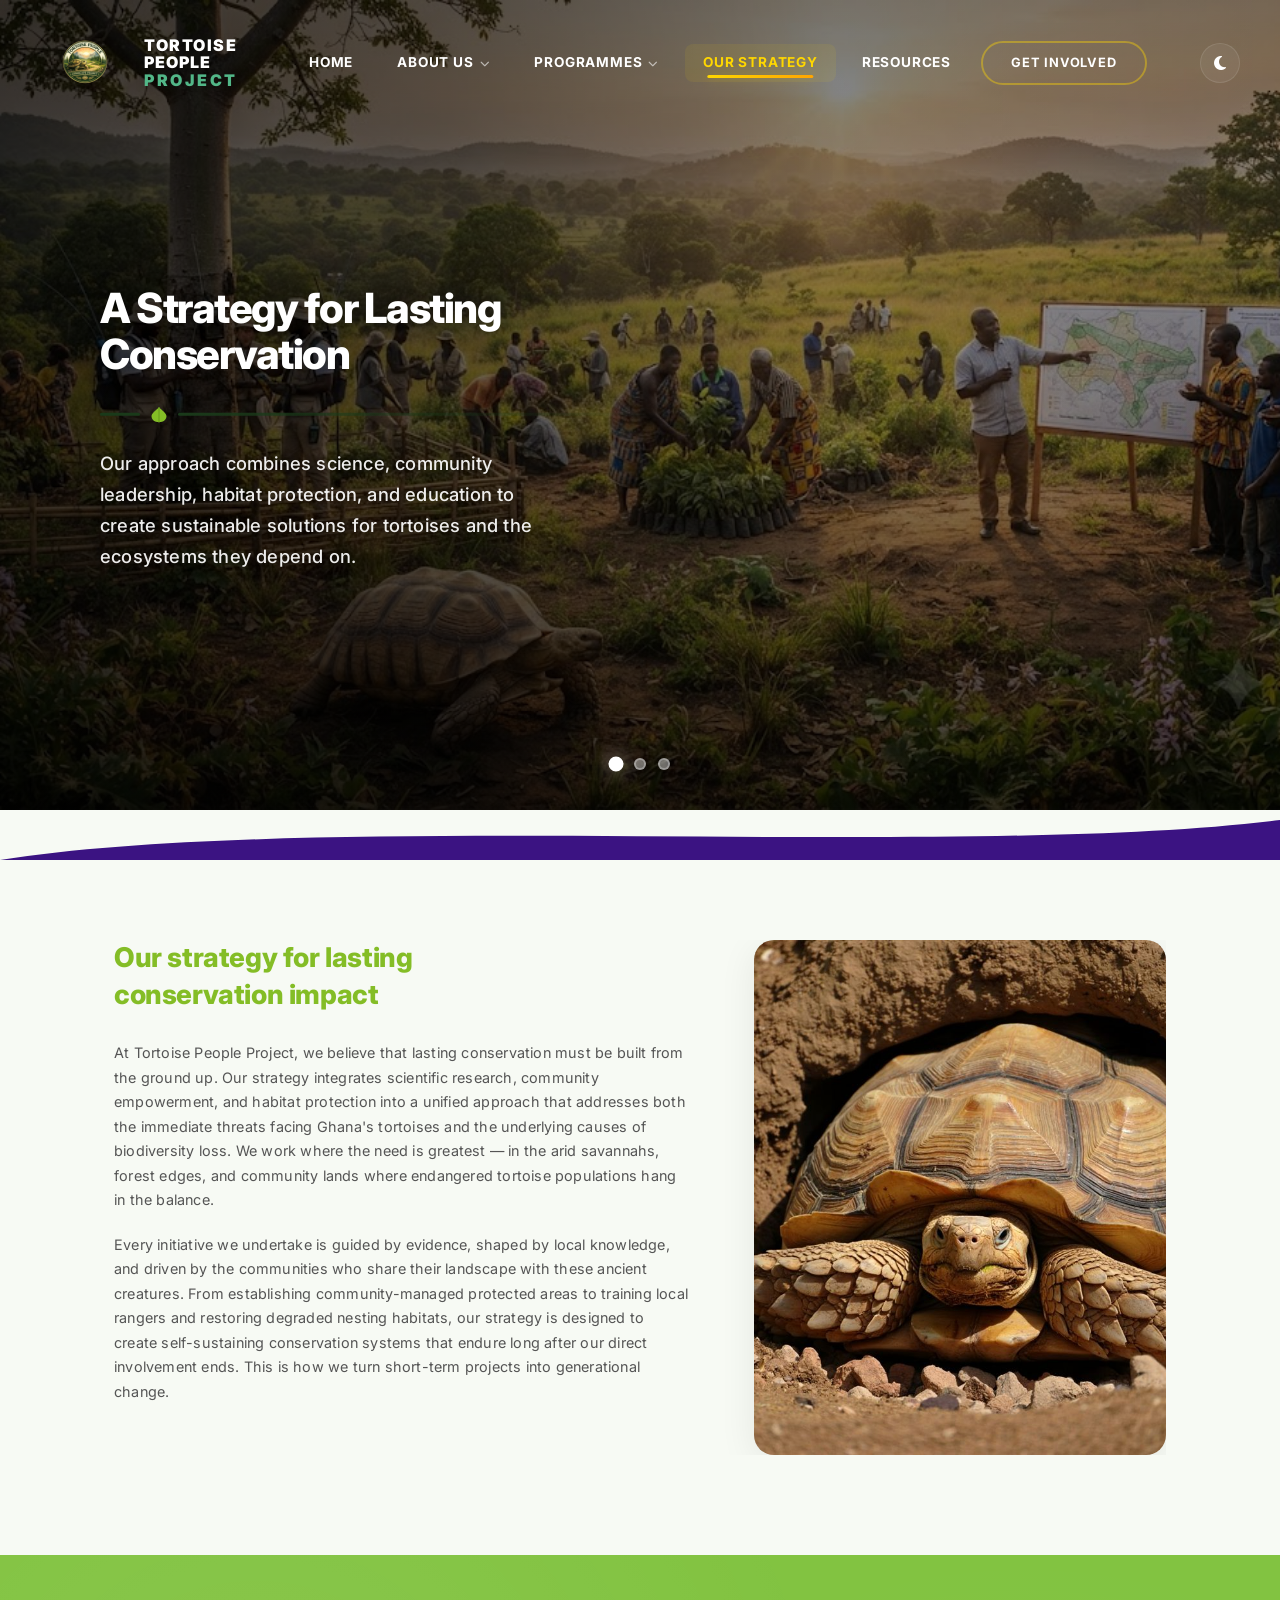
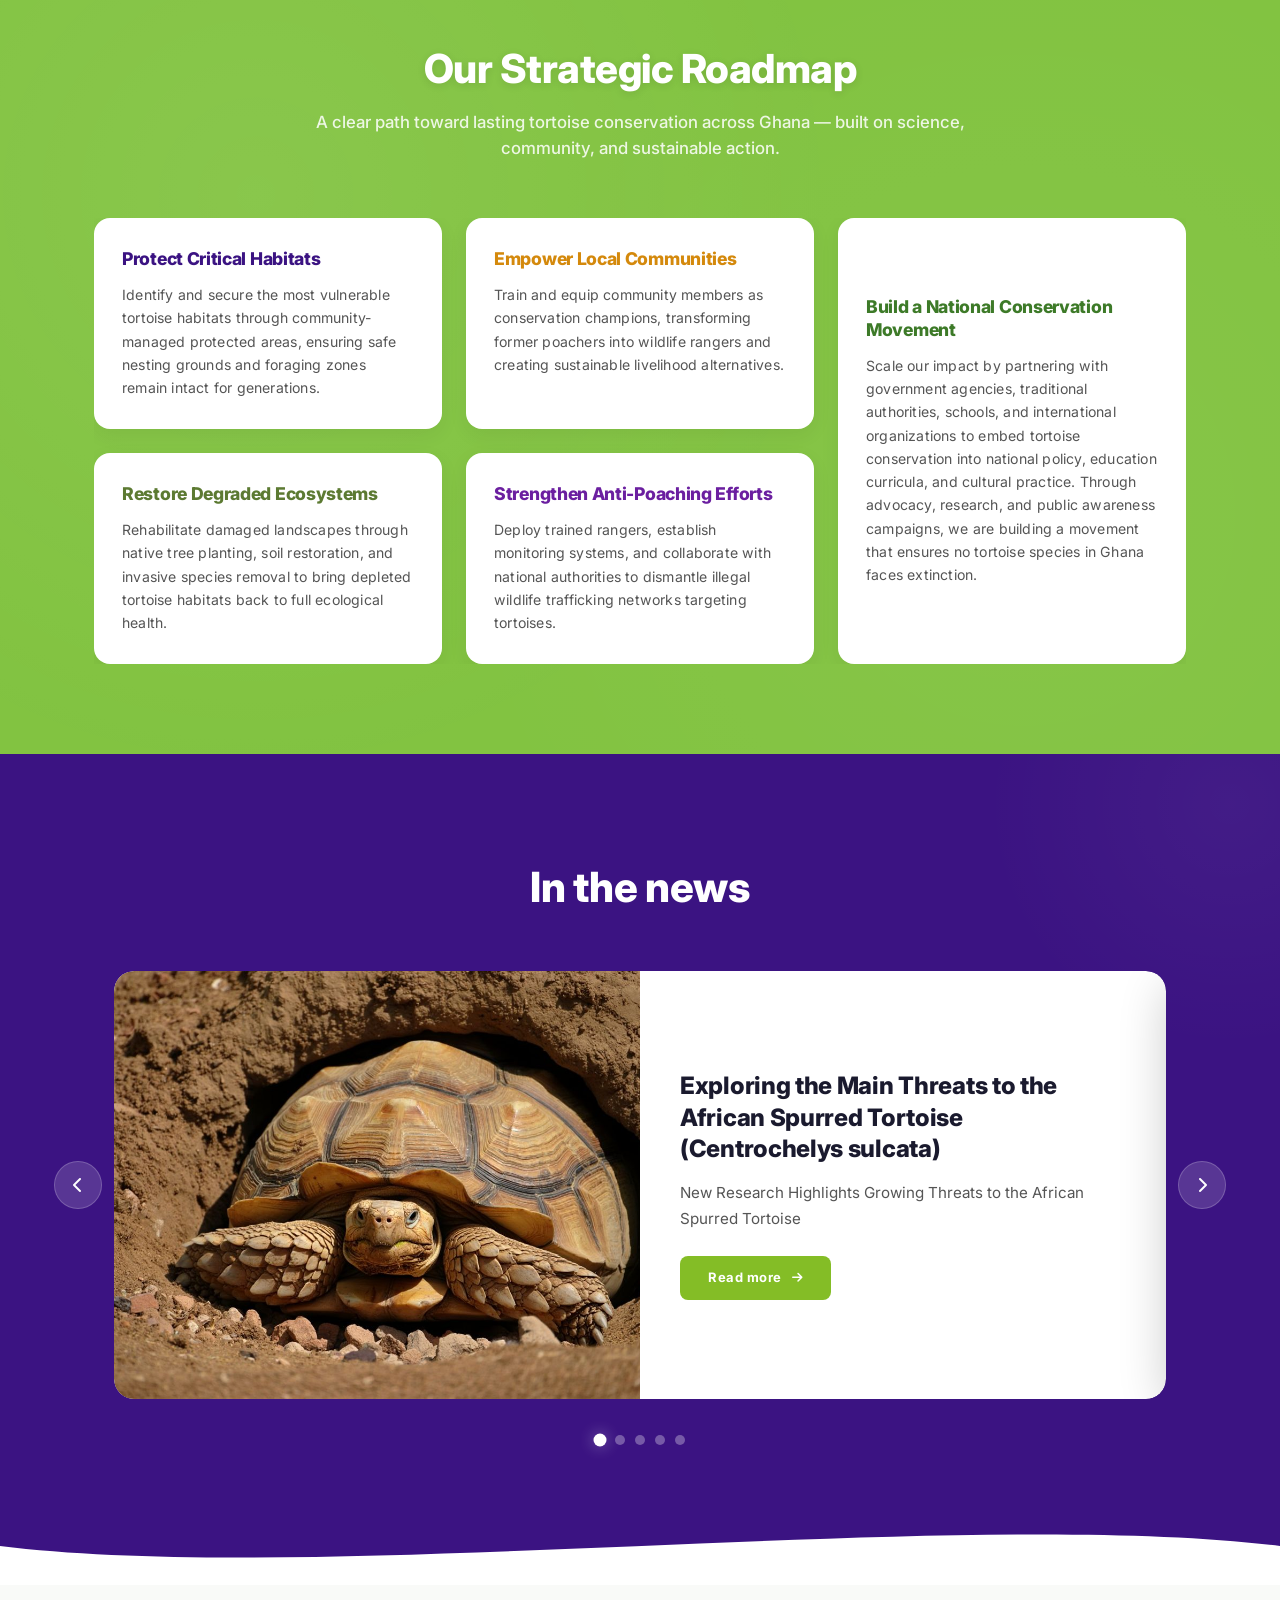
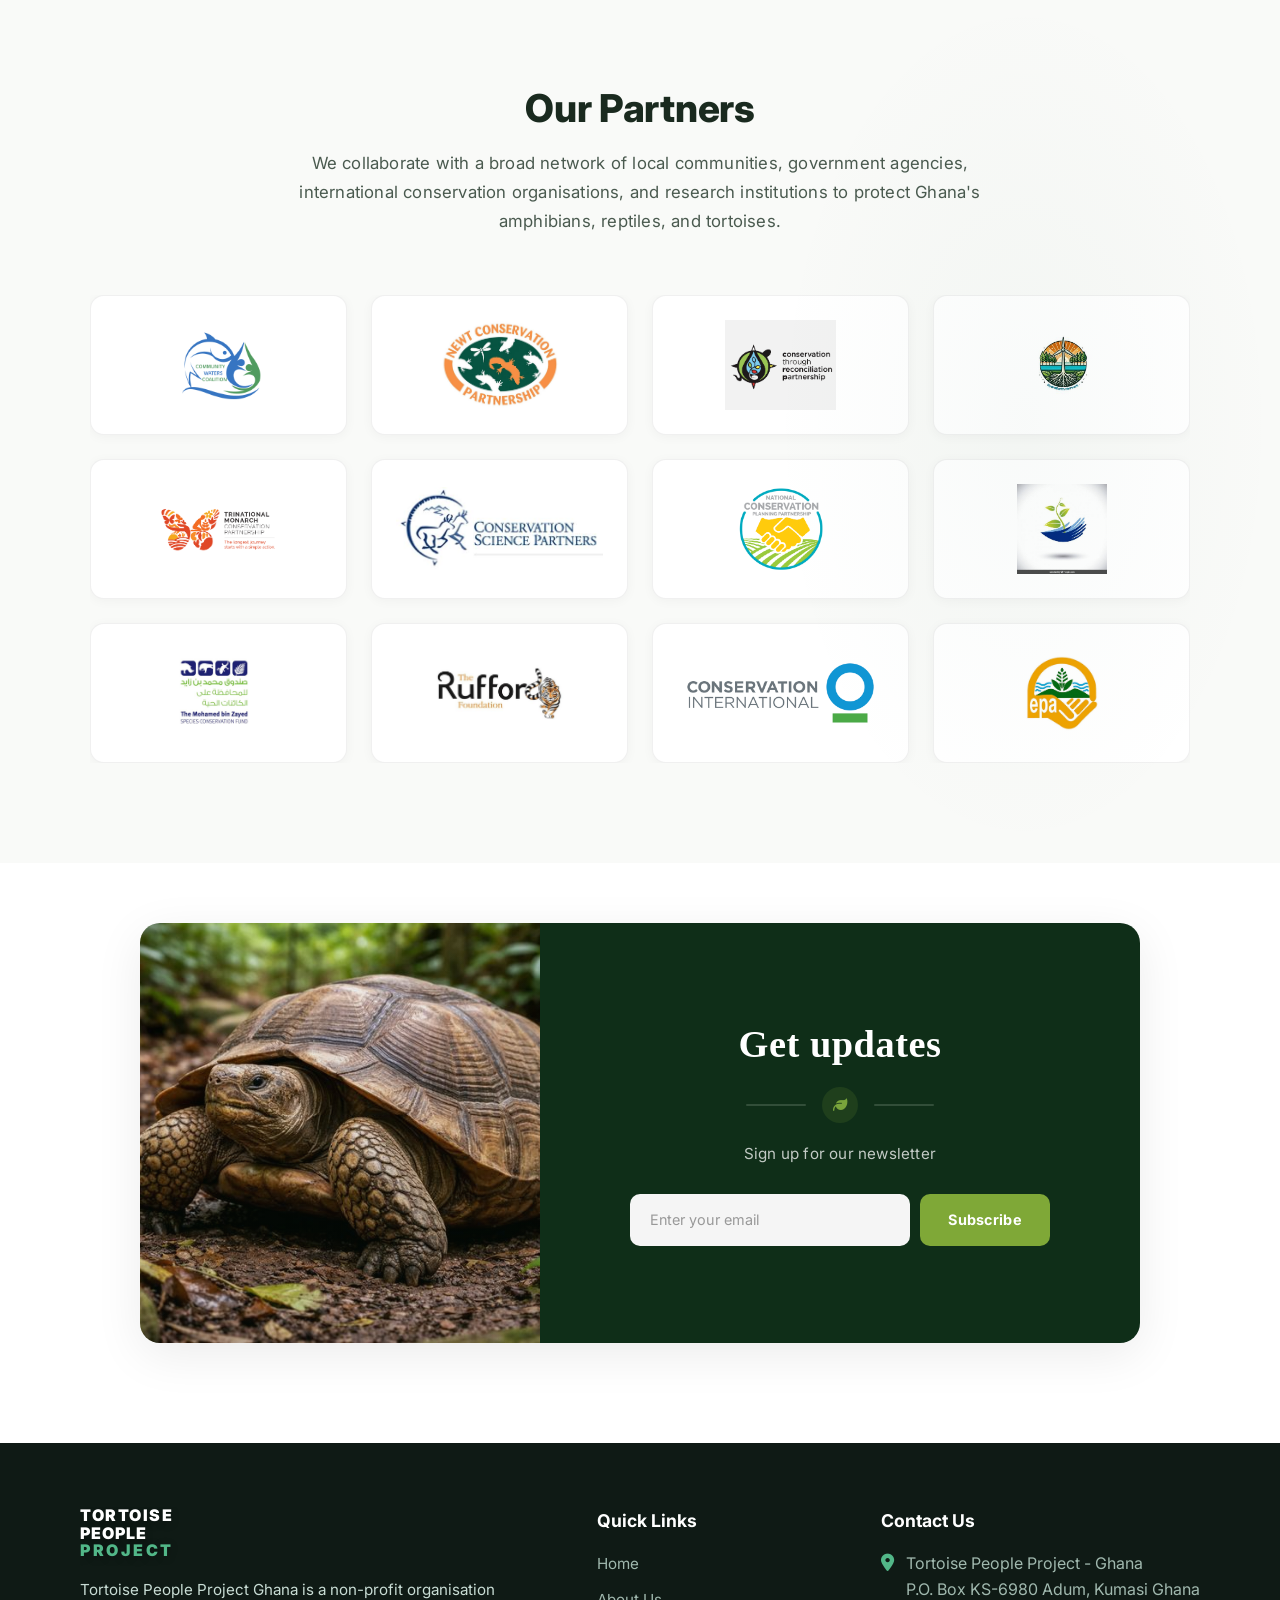
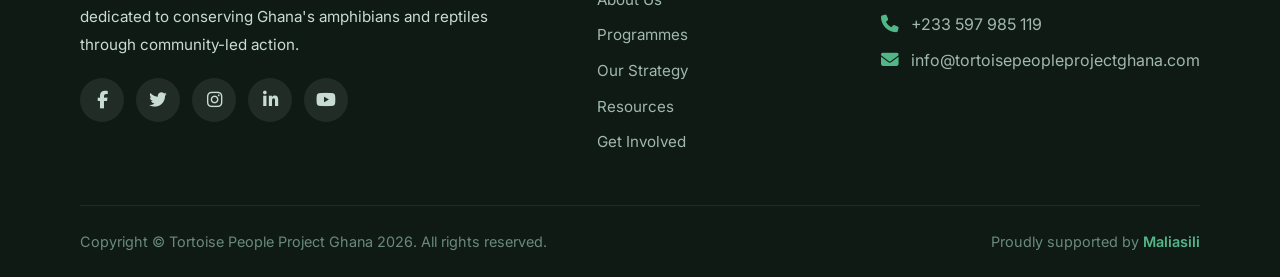
<file: strategy.html>
<!DOCTYPE html>
<html lang="en">
<head>
    <meta charset="UTF-8" />
    <meta name="viewport" content="width=device-width, initial-scale=1.0" />
    <title>Our Strategy- Tortoise People Project</title>
    <link rel="stylesheet" href="css/style.css" />
    <link rel="icon" href="data:,">
    <!-- Font Awesome for icons -->
    <link rel="stylesheet" href="https://cdnjs.cloudflare.com/ajax/libs/font-awesome/6.5.0/css/all.min.css" />
    <!-- Google Fonts -->
    <link href="https://fonts.googleapis.com/css2?family=Inter:wght@300;400;600;700;800;900&display=swap" rel="stylesheet" />

    <meta name="description" content="Tortoise People Project is a Ghana-based conservation NGO protecting endangered tortoise species through community-led action and habitat restoration.">
    <meta property="og:type" content="website">
    <meta property="og:title" content="Tortoise People Project">
    <meta property="og:description" content="Protecting Ghana’s tortoises and natural heritage.">
    <meta property="og:image" content="images/logo.png">
    <meta property="og:url" content="">
    <meta name="twitter:card" content="summary_large_image">
    <meta name="twitter:title" content="Tortoise People Project">
    <meta name="twitter:description" content="Protecting Ghana’s tortoises and natural heritage.">
    <meta name="twitter:image" content="images/logo.png">
    <link rel="canonical" href="">
</head>
<body>
     <!-- =========================== -->
<!-- NAVBAR                      -->
<!-- =========================== -->
<header class="header" id="mainHeader">
    <div class="container">
        <nav class="navbar">

            <!-- Logo -->
            <div class="logo">
                <a href="index.html">
                    <div class="logo-image-wrapper">
                        <img src="images/logo.png"
                             alt="TORTOISE PEOPLE PROJECT Logo"
                             class="logo-img" />
                    </div>
                    <div class="logo-text">
                        <span>TORTOISE</span>
                        <span>PEOPLE</span>
                        <span>PROJECT</span>
                    </div>
                </a>
            </div>

            <!-- Navigation Links -->
            <ul class="nav-menu" id="navMenu">

                <li class="nav-item">
                    <a href="index.html#home" class="nav-link">
                        <span class="nav-text">Home</span>
                    </a>
                </li>

                <!-- Education and Awareness -->
                <li class="nav-item nav-dropdown">
                    <a href="about.html" class="nav-link  dropdown-toggle">
                        <span class="nav-text">About Us</span>
                        <i class="fas fa-chevron-down dropdown-arrow"></i>
                    </a>

                    <ul class="dropdown-menu">
                        <li><a href="#about-approach">Our Approach</a></li>
                        <li><a href="#about-team">Our Team</a></li>
                        <li><a href="#about-where">Where We Work</a></li>
                        <li><a href="#about-partners">Who We Work With</a></li>
                    </ul>
                </li>

                  <li class="nav-item nav-dropdown">
                        <a href="#programmes" class="nav-link dropdown-toggle">
                            <span class="nav-text">Programmes</span>
                            <i class="fas fa-chevron-down dropdown-arrow"></i>
                        </a>
                        <ul class="dropdown-menu">
                            <li><a href="Restoration_Protection.html">Habitat and Species Restoration</a></li>
                            <li><a href="Education_Awareness.html">Environmental Education and Awareness</a></li>
                            <li><a href="Community_Resources.html">Community Resource Governance</a></li>
                            <li><a href="Nature_Friendly.html">Nature-Friendly Livelihood</a></li>
                        </ul>

                    </li>

                <li class="nav-item">
                    <a href="strategy.html" class="nav-link active">
                        <span class="nav-text">Our Strategy</span>
                    </a>
                </li>

                <li class="nav-item">
                    <a href="resources.html" class="nav-link">
                        <span class="nav-text">Resources</span>
                    </a>
                </li>

                <li class="nav-item">
                    <a href="get-involved.html" class="btn-nav-primary">
                        <span class="btn-text">GET INVOLVED</span>
                        <span class="btn-glow"></span>
                    </a>
                </li>

            </ul>

            <!-- Mobile Controls -->
            <div class="nav-controls">
                <button class="theme-toggle" id="themeToggle" aria-label="Toggle theme">
                    <i class="fas fa-moon"></i>
                </button>

                <div class="hamburger" id="hamburger">
                    <span></span>
                    <span></span>
                    <span></span>
                </div>
            </div>

        </nav>
    </div>
</header>
   <!-- =========================== -->
<!-- PREMIUM HERO CAROUSEL        -->
<!-- =========================== -->
<section class="premium-hero" id="premiumHero" data-page-id="strategy">
    
    <!-- Slide 1 -->
    <div class="premium-slide active">
        <div class="premium-bg">
            <img src="images/st-banner1.png" alt="Ghana forest landscape" />
        </div>
        <!-- Gradient Overlay -->
        <div class="premium-overlay"></div>
        
        <div class="premium-container">
            <div class="premium-content">
                <!-- Title -->
                <h1 class="premium-title">
                    A Strategy for Lasting Conservation
                </h1>
                
                <!-- Asymmetrical Leaf Divider -->
                <div class="premium-divider">
                    <span class="premium-divider-left"></span>
                    <span class="premium-divider-icon">
                        <svg width="18" height="18" viewBox="0 0 24 24" fill="none" xmlns="http://www.w3.org/2000/svg">
                            <path d="M12 2C8 6 2 10 2 14C2 18 6 22 12 22C18 22 22 18 22 14C22 10 16 6 12 2Z" fill="#84BD26"/>
                            <path d="M12 2C12 6 12 10 12 22" stroke="#6A9E1E" stroke-width="1.5"/>
                        </svg>
                    </span>
                    <span class="premium-divider-right"></span>
                </div>
                
                <!-- Description -->
                <p class="premium-description">
                    Our approach combines science, community leadership, habitat protection, and education to create sustainable solutions for tortoises and the ecosystems they depend on.
                </p>
                
                
            </div>
        </div>
    </div>

    <!-- Slide 2 -->
    <div class="premium-slide">
        <div class="premium-bg">
            <img src="images/st-banner2.png" alt="Community conservation in action" />
        </div>
        <div class="premium-overlay"></div>
        
        <div class="premium-container">
            <div class="premium-content">
                <h1 class="premium-title">
                    Protecting Tortoises Through Action
                </h1>
                
                <div class="premium-divider">
                    <span class="premium-divider-left"></span>
                    <span class="premium-divider-icon">
                        <svg width="18" height="18" viewBox="0 0 24 24" fill="none" xmlns="http://www.w3.org/2000/svg">
                            <path d="M12 2C8 6 2 10 2 14C2 18 6 22 12 22C18 22 22 18 22 14C22 10 16 6 12 2Z" fill="#84BD26"/>
                            <path d="M12 2C12 6 12 10 12 22" stroke="#6A9E1E" stroke-width="1.5"/>
                        </svg>
                    </span>
                    <span class="premium-divider-right"></span>
                </div>
                
                <p class="premium-description">
                   We turn conservation challenges into practical solutions through research, partnerships, habitat restoration, and community-driven action.
                </p>
                
               
            </div>
        </div>
    </div>

    <!-- Slide 3 -->
    <div class="premium-slide">
        <div class="premium-bg">
            <img src="images/st-banner3.png" alt="Tortoise in natural habitat" />
        </div>
        <div class="premium-overlay"></div>
        
        <div class="premium-container">
            <div class="premium-content">
                <h1 class="premium-title">
                    Our Path to a Sustainable Future
                </h1>
                
                <div class="premium-divider">
                    <span class="premium-divider-left"></span>
                    <span class="premium-divider-icon">
                        <svg width="18" height="18" viewBox="0 0 24 24" fill="none" xmlns="http://www.w3.org/2000/svg">
                            <path d="M12 2C8 6 2 10 2 14C2 18 6 22 12 22C18 22 22 18 22 14C22 10 16 6 12 2Z" fill="#84BD26"/>
                            <path d="M12 2C12 6 12 10 12 22" stroke="#6A9E1E" stroke-width="1.5"/>
                        </svg>
                    </span>
                    <span class="premium-divider-right"></span>
                </div>
                
                <p class="premium-description">
                    Through innovation, collaboration, and local knowledge, we build conservation strategies that protect tortoises while supporting communities.
                </p>
                
               
            </div>
        </div>
    </div>

    <!-- Pagination Dots -->
    <div class="premium-pagination">
        <button class="premium-dot active" data-index="0" aria-label="Slide 1"></button>
        <button class="premium-dot" data-index="1" aria-label="Slide 2"></button>
        <button class="premium-dot" data-index="2" aria-label="Slide 3"></button>
    </div>

</section>

      


<!-- =========================== -->
<!-- STRATEGY INTRO SECTION       -->
<!-- =========================== -->
<section class="strategy-intro" id="strategy-intro">
    
    <!-- Top Accent Curve -->
    <div class="strategy-accent">
        <svg xmlns="http://www.w3.org/2000/svg" viewBox="0 0 1440 50" preserveAspectRatio="none">
            <path d="M0,50 C360,0 1080,50 1440,10 L1440,50 L0,50 Z" fill="#3B1382" />
        </svg>
    </div>

    <div class="strategy-container">
        
        <!-- Two-Column Grid -->
        <div class="strategy-grid">
            
            <!-- Left Column - Text Content -->
            <div class="strategy-content">
                
                <!-- Main Heading -->
                <h2 class="strategy-heading">
                    Our strategy for lasting<br />conservation impact
                </h2>
                
                <!-- Paragraph 1 -->
                <p class="strategy-text">
                    At Tortoise People Project, we believe that lasting conservation must be built from the ground up. Our strategy integrates scientific research, community empowerment, and habitat protection into a unified approach that addresses both the immediate threats facing Ghana's tortoises and the underlying causes of biodiversity loss. We work where the need is greatest — in the arid savannahs, forest edges, and community lands where endangered tortoise populations hang in the balance.
                </p>
                
                <!-- Paragraph 2 -->
                <p class="strategy-text">
                    Every initiative we undertake is guided by evidence, shaped by local knowledge, and driven by the communities who share their landscape with these ancient creatures. From establishing community-managed protected areas to training local rangers and restoring degraded nesting habitats, our strategy is designed to create self-sustaining conservation systems that endure long after our direct involvement ends. This is how we turn short-term projects into generational change.
                </p>
                
            </div>
            
            <!-- Right Column - Image -->
            <div class="strategy-image">
                <div class="strategy-image-wrapper">
                    <img src="images/spurred-tortoise.png" alt="Tortoise in protected habitat representing conservation strategy" />
                </div>
            </div>
            
        </div>
        
    </div>
</section>

<!-- =========================== -->
<!-- STRATEGY ROADMAP SECTION     -->
<!-- =========================== -->
<section class="roadmap-section" id="roadmap">
    <div class="roadmap-container">
        
        <!-- Header Stack -->
        <div class="roadmap-header">
            <h2 class="roadmap-title">Our Strategic Roadmap</h2>
            <p class="roadmap-subtitle">
                A clear path toward lasting tortoise conservation across Ghana — built on science, community, and sustainable action.
            </p>
        </div>

        <!-- Columns Layout Wrapper -->
        <div class="roadmap-grid">
            
            <!-- =========================== -->
            <!-- COLUMN 1                    -->
            <!-- =========================== -->
            <div class="roadmap-column">
                
                <!-- Card 1 - Indigo/Purple Heading -->
                <div class="roadmap-card">
                    <h3 class="roadmap-card-heading roadmap-heading-indigo">Protect Critical Habitats</h3>
                    <p class="roadmap-card-text">
                        Identify and secure the most vulnerable tortoise habitats through community-managed protected areas, ensuring safe nesting grounds and foraging zones remain intact for generations.
                    </p>
                </div>

                <!-- Card 2 - Olive Green Heading -->
                <div class="roadmap-card">
                    <h3 class="roadmap-card-heading roadmap-heading-olive">Restore Degraded Ecosystems</h3>
                    <p class="roadmap-card-text">
                        Rehabilitate damaged landscapes through native tree planting, soil restoration, and invasive species removal to bring depleted tortoise habitats back to full ecological health.
                    </p>
                </div>

            </div>

            <!-- =========================== -->
            <!-- COLUMN 2                    -->
            <!-- =========================== -->
            <div class="roadmap-column">
                
                <!-- Card 3 - Gold/Orange Heading -->
                <div class="roadmap-card">
                    <h3 class="roadmap-card-heading roadmap-heading-gold">Empower Local Communities</h3>
                    <p class="roadmap-card-text">
                        Train and equip community members as conservation champions, transforming former poachers into wildlife rangers and creating sustainable livelihood alternatives.
                    </p>
                </div>

                <!-- Card 4 - Royal Purple Heading -->
                <div class="roadmap-card">
                    <h3 class="roadmap-card-heading roadmap-heading-purple">Strengthen Anti-Poaching Efforts</h3>
                    <p class="roadmap-card-text">
                        Deploy trained rangers, establish monitoring systems, and collaborate with national authorities to dismantle illegal wildlife trafficking networks targeting tortoises.
                    </p>
                </div>

            </div>

            <!-- =========================== -->
            <!-- COLUMN 3 - FULL HEIGHT CARD  -->
            <!-- =========================== -->
            <div class="roadmap-column">
                
                <!-- Card 5 - Mid-Tone Green Heading -->
                <div class="roadmap-card roadmap-card-full">
                    <h3 class="roadmap-card-heading roadmap-heading-green">Build a National Conservation Movement</h3>
                    <p class="roadmap-card-text">
                        Scale our impact by partnering with government agencies, traditional authorities, schools, and international organizations to embed tortoise conservation into national policy, education curricula, and cultural practice. Through advocacy, research, and public awareness campaigns, we are building a movement that ensures no tortoise species in Ghana faces extinction.
                    </p>
                </div>

            </div>

        </div>

    </div>
</section>


<!-- =========================== -->
<!-- IN THE NEWS SLIDER SECTION   -->
<!-- =========================== -->
<section class="news-slider-section" id="news-slider">
    <div class="news-slider-container">
        
        <!-- Section Title -->
        <h2 class="news-slider-title">In the news</h2>

        <!-- Carousel Wrapper -->
        <div class="news-carousel-wrapper">
            
            <!-- Prev Button -->
            <button class="news-nav-btn news-nav-prev" id="newsPrev" aria-label="Previous slide">
                <i class="fas fa-chevron-left"></i>
            </button>

            <!-- Slider Viewport -->
            <div class="news-slider-viewport">
                <div class="news-slider-track" id="newsTrack">
                    
                    <!-- Slide 1 -->
                    <div class="news-slide">
                        <div class="news-slide-image">
                            <img src="images/spurred-tortoise.png" alt="New tortoise population discovered" />
                        </div>
                        <div class="news-slide-content">
                            <h3 class="news-slide-heading">Exploring the Main Threats to the African Spurred Tortoise (Centrochelys sulcata)</h3>
                            <p class="news-slide-text">
                                New Research Highlights Growing Threats to the African Spurred Tortoise
                            </p>
                            <a href="https://www.cambridge.org/core/journals/oryx/article/exploring-the-main-threats-to-the-threatened-african-spurred-tortoise-centrochelys-sulcata-in-the-west-african-sahel/79FF1948C3DED7A4482CCBF7A7B244DE?utm_source=chatgpt.com" class="news-slide-btn">
                                Read more
                                <span class="news-slide-btn-arrow">
                                    <i class="fas fa-arrow-right"></i>
                                </span>
                            </a>
                        </div>
                    </div>

                    <!-- Slide 2 -->
                    <div class="news-slide">
                        <div class="news-slide-image">
                            <img src="images/news3.jpg" alt="Community rangers graduation" />
                        </div>
                        <div class="news-slide-content">
                            <h3 class="news-slide-heading">Local Communities Become Tortoise Guardians to Protect Endangered Asian Giant Tortoises</h3>
                            <p class="news-slide-text">
                                Communities in Nagaland, India, are helping restore the critically endangered Asian giant tortoise by transforming former hunters into "Tortoise Guardians." Through community-led conservation, local guardians now monitor and protect tortoise populations while supporting habitat restoration efforts.
                            </p>
                            <a href="https://paryawaran.com/2026/05/11/guardians-bring-giant-tortoises-back-to-nagaland-forests/?utm_source=chatgpt.com" class="news-slide-btn">
                                Read more
                                <span class="news-slide-btn-arrow">
                                    <i class="fas fa-arrow-right"></i>
                                </span>
                            </a>
                        </div>
                    </div>

                    <!-- Slide 3 -->
                    <div class="news-slide">
                        <div class="news-slide-image">
                            <img src="images/news2.jpg" alt="Tortoise hatchling success" />
                        </div>
                        <div class="news-slide-content">
                            <h3 class="news-slide-heading">Community-Led Nest Protection Helps Save Thousands of Endangered Turtle Hatchlings</h3>
                            <p class="news-slide-text">
                               Community conservation programs are helping protect turtle nesting sites by safeguarding vulnerable nests, reducing threats from predators and human activities, and increasing the number of hatchlings successfully reaching the wild. These initiatives show how local communities can play a vital role in species recovery.
                            </p>
                            <a href="https://www.facetsjournal.com/doi/10.1139/facets-2023-0044?utm_source=chatgpt.com" class="news-slide-btn">
                                Read more
                                <span class="news-slide-btn-arrow">
                                    <i class="fas fa-arrow-right"></i>
                                </span>
                            </a>
                        </div>
                    </div>

                    <!-- Slide 4 -->
                    <div class="news-slide">
                        <div class="news-slide-image">
                            <img src="images/news1.jpg" alt="Habitat restoration project" />
                        </div>
                        <div class="news-slide-content">
                            <h3 class="news-slide-heading">Restoring Tortoise Habitats Through Large-Scale Conservation Partnerships</h3>
                            <p class="news-slide-text">
                                Conservation organizations are working together to restore degraded habitats and protect endangered giant tortoise populations in the Galápagos. Through habitat restoration, invasive species management, research, and community involvement, these efforts are helping rebuild ecosystems where tortoises can thrive.
                            </p>
                            <a href="https://www.galapagos.org/conservation/giant-tortoise-restoration/?utm_source=chatgpt.com" class="news-slide-btn">
                                Read more
                                <span class="news-slide-btn-arrow">
                                    <i class="fas fa-arrow-right"></i>
                                </span>
                            </a>
                        </div>
                    </div>
                    <!-- Slide 5 -->
                    <div class="news-slide">
                        <div class="news-slide-image">
                            <img src="images/news6.jpg" alt="Habitat restoration project" />
                        </div>
                        <div class="news-slide-content">
                            <h3 class="news-slide-heading">Endangered Tortoises Return to Restored Habitat After Major Ecosystem Recovery Project</h3>
                            <p class="news-slide-text">
                                A major ecological restoration partnership has brought endangered Floreana giant tortoises back to their historic habitat after nearly 200 years. The project combined habitat restoration, invasive species control, scientific research, and community collaboration to rebuild the island ecosystem and support long-term tortoise recovery.
                            </p>
                            <a href="https://www.darwinfoundation.org/en/news/newsroom/158-endangered-tortoises-released-onto-floreana-island-galapagos-for-first-time-in-over-180-years/?utm_source=chatgpt.com" class="news-slide-btn">
                                Read more
                                <span class="news-slide-btn-arrow">
                                    <i class="fas fa-arrow-right"></i>
                                </span>
                            </a>
                        </div>
                    </div>

                </div>
            </div>

            <!-- Next Button -->
            <button class="news-nav-btn news-nav-next" id="newsNext" aria-label="Next slide">
                <i class="fas fa-chevron-right"></i>
            </button>

        </div>

        <!-- Pagination Dots -->
        <div class="news-pagination" id="newsPagination"></div>

    </div>

    <!-- Curved Bottom -->
    <div class="news-curve-bottom">
        <svg xmlns="http://www.w3.org/2000/svg" viewBox="0 0 1440 80" preserveAspectRatio="none">
            <path d="M0,40 C360,80 1080,0 1440,40 L1440,80 L0,80 Z" fill="#ffffff" />
        </svg>
    </div>
</section>

   <!-- =========================== -->
<!-- OUR PARTNERS SECTION         -->
<!-- =========================== -->
<section class="partners-section" id="partners">
    <div class="container">
        
        <!-- Title Section -->
        <div class="partners-header">
            <h2 class="partners-title">Our Partners</h2>
            <p class="partners-subtitle">
                We collaborate with a broad network of local communities, government agencies, international conservation organisations, and research institutions to protect Ghana's amphibians, reptiles, and tortoises.
            </p>
        </div>

        <!-- Partners Grid -->
        <div class="partners-grid">
            
            <!-- Partner 1 -->
            <div class="partner-logo-wrapper">
                <img src="images/partner1.png" alt="Forestry Commission Ghana" class="partner-logo" />
            </div>

            <!-- Partner 2 -->
            <div class="partner-logo-wrapper">
                <img src="images/partner2.png" alt="IUCN" class="partner-logo" />
            </div>

            <!-- Partner 3 -->
            <div class="partner-logo-wrapper">
                <img src="images/partner3.png" alt="Rainforest Trust" class="partner-logo" />
            </div>

            <!-- Partner 4 -->
            <div class="partner-logo-wrapper">
                <img src="images/partner4.png" alt="Amphibian Survival Alliance" class="partner-logo" />
            </div>

            <!-- Partner 5 -->
            <div class="partner-logo-wrapper">
                <img src="images/partner5.png" alt="Global Wildlife Conservation" class="partner-logo" />
            </div>

            <!-- Partner 6 -->
            <div class="partner-logo-wrapper">
                <img src="images/partner6.png" alt="University of Ghana" class="partner-logo" />
            </div>

            <!-- Partner 7 -->
            <div class="partner-logo-wrapper">
                <img src="images/partner7.png" alt="Maliasili" class="partner-logo" />
            </div>

            <!-- Partner 8 -->
            <div class="partner-logo-wrapper">
                <img src="images/partner8.png" alt="Synchronicity Earth" class="partner-logo" />
            </div>

            <!-- Partner 9 -->
            <div class="partner-logo-wrapper">
                <img src="images/partner9.png" alt="Mohamed bin Zayed Species Conservation Fund" class="partner-logo" />
            </div>

            <!-- Partner 10 -->
            <div class="partner-logo-wrapper">
                <img src="images/partner10.png" alt="Rufford Foundation" class="partner-logo" />
            </div>

            <!-- Partner 11 -->
            <div class="partner-logo-wrapper">
                <img src="images/partner11.png" alt="Conservation International" class="partner-logo" />
            </div>

            <!-- Partner 12 -->
            <div class="partner-logo-wrapper">
                <img src="images/partner12.png" alt="EPA Ghana" class="partner-logo" />
            </div>

        </div>

    </div>
</section>

    <!-- =========================== -->
<!-- NEWSLETTER SECTION           -->
<!-- =========================== -->
<section class="newsletter-section" id="newsletter">
    <div class="container">
        
        <!-- Newsletter Container -->
        <div class="newsletter-container">
            
            <!-- Left Panel - Image -->
            <div class="newsletter-image-panel">
                <img src="images/newsletter-tortoise.png" alt="Tortoise in natural forest habitat" />
            </div>

            <!-- Right Panel - Form -->
            <div class="newsletter-form-panel">
                <div class="newsletter-form-content">
                    
                    <!-- Title -->
                    <h2 class="newsletter-title">Get updates</h2>
                    
                    <!-- Styled Divider with Leaf Icon -->
                    <div class="newsletter-divider">
                        <span class="newsletter-divider-line"></span>
                        <span class="newsletter-divider-icon">
                            <i class="fas fa-leaf"></i>
                        </span>
                        <span class="newsletter-divider-line"></span>
                    </div>
                    
                    <!-- Subtitle -->
                    <p class="newsletter-subtitle">Sign up for our newsletter</p>
                    
                    <!-- Subscription Form -->
                    <form class="newsletter-form" id="newsletterForm">
                        <div class="newsletter-input-group">
                            <input 
                                type="email" 
                                class="newsletter-input" 
                                placeholder="Enter your email" 
                                required 
                                id="newsletterEmail"
                            />
                            <button type="submit" class="newsletter-btn">
                                Subscribe
                            </button>
                        </div>
                    </form>
                    
                    <!-- Success Message (Hidden by default) -->
                    <div class="newsletter-success" id="newsletterSuccess">
                        <span class="newsletter-success-icon">
                            <i class="fas fa-check-circle"></i>
                        </span>
                        <p class="newsletter-success-text">Thank you! You've been added to our newsletter.</p>
                    </div>
                    
                    <!-- Error Message (Hidden by default) -->
                    <div class="newsletter-error" id="newsletterError">
                        <span class="newsletter-error-icon">
                            <i class="fas fa-exclamation-circle"></i>
                        </span>
                        <p class="newsletter-error-text">Please enter a valid email address.</p>
                    </div>

                </div>
            </div>

        </div>

    </div>
</section>
     <!-- =========================== -->
    <!-- FOOTER                      -->
    <!-- =========================== -->
    <footer class="footer">
        <div class="container">
            <div class="footer-grid">
                <div class="footer-col">
                    <div class="footer-logo">
                        
                        <div class="logo-text">
                            <span>TORTOISE</span>
                            <span>PEOPLE</span>
                            <span>PROJECT</span>
                        </div>
                    </div>
                    <p>
                        Tortoise People Project Ghana is a non-profit organisation dedicated to
                        conserving Ghana's amphibians and reptiles through community-led action.
                    </p>
                    <div class="footer-social">
                        <a href="#"><i class="fab fa-facebook-f"></i></a>
                        <a href="#"><i class="fab fa-twitter"></i></a>
                        <a href="#"><i class="fab fa-instagram"></i></a>
                        <a href="#"><i class="fab fa-linkedin-in"></i></a>
                        <a href="#"><i class="fab fa-youtube"></i></a>
                    </div>
                </div>
                <div class="footer-col">
                    <h4>Quick Links</h4>
                    <ul>
                        <li><a href="index.html">Home</a></li>
                        <li><a href="about.html">About Us</a></li>
                        <li><a href="programmes.html">Programmes</a></li>
                        <li><a href="strategy.html">Our Strategy</a></li>
                        <li><a href="resources.html">Resources</a></li>
                        <li><a href="get-involved.html">Get Involved</a></li>
                    </ul>
                </div>
                <div class="footer-col">
                    <h4>Contact Us</h4>
                    <ul class="contact-info">
                        <li>
                            <i class="fas fa-map-marker-alt"></i>
                            Tortoise People Project - Ghana <br />
                            P.O. Box KS-6980 Adum, Kumasi Ghana
                        </li>
                        <li>
                            <i class="fas fa-phone"></i>
                            +233 597 985 119
                        </li>
                        <li>
                            <i class="fas fa-envelope"></i>
                            info@tortoisepeopleprojectghana.com
                        </li>
                    </ul>
                </div>
            </div>
            <div class="footer-bottom">
                <p>
                    Copyright &copy; Tortoise People Project Ghana 2026. All rights reserved.
                </p>
                <p class="footer-credit">
                    Proudly supported by <span>Maliasili</span>
                </p>
            </div>
        </div>
    </footer>

    <!-- Scroll Button -->
    <div class="scroll-indicator" id="scrollIndicator">
        <div class="scroll-ring">
            <svg class="scroll-ring-svg" viewBox="0 0 100 100">
                <circle class="scroll-ring-bg" cx="50" cy="50" r="42" />
                <circle class="scroll-ring-progress" cx="50" cy="50" r="42" />
            </svg>
            <div class="scroll-icon">
                <i class="fas fa-chevron-down"></i>
            </div>
        </div>
        <span class="scroll-label" id="scrollLabel">Scroll</span>
    </div>

    <!-- JavaScript -->
    <script src="js/config.js"></script>
    <script src="js/main.js"></script>
    <script src="js/public-common.js"></script>
    <script src="js/public-sections.js"></script>
    <script src="js/hero-strategy.js"></script>
    <script src="js/public-seo.js"></script>
</body>
</html>
</file>
<file: css/style.css>
/* =========================== */
/* CSS VARIABLES (Add at top) */
/* =========================== */
:root {
 --bg-primary: #ffffff;
 --bg-secondary: #F8FBF3;
 --bg-tertiary: #F7FAF4;
 --text-primary: #000000;  /* Changed from #ffffffff */
 --text-secondary: #000000; /* Changed from #ffffffff */
 --text-body: #000000;     /* Changed from #ffffffff */
 --card-bg: #ffffff;
 --card-border: #ECECEC;
 --shadow-color: rgba(0, 0, 0, 0.06);
 --section-bg: #F9FCF4;
}
/* =========================== */
/* DARK THEME OVERRIDES         */
/* =========================== */
body.dark-theme {
  --bg-primary: #1a1a2e;
  --bg-secondary: #16213e;
  --bg-tertiary: #0f3460;
  --text-primary: #120505;
  --text-secondary: #120505;
  --text-body: #120505;
  --card-bg: #222244;
  --card-border: #333355;
  --shadow-color: rgba(0, 0, 0, 0.3);
  --section-bg: #1a1a2e;

  background-color: #1a1a2e;
  color: #e0e0e0;
}

/* ---------- Sections ---------- */
body.dark-theme .what-we-do-section,
body.dark-theme .home-intro,
body.dark-theme .approach-section,
body.dark-theme .key-areas-section,
body.dark-theme .education-section,
body.dark-theme .education-impact,
body.dark-theme .resources-intro,
body.dark-theme .education-impact-highlight,
body.dark-theme .publications-section,
body.dark-theme .get-involved,
body.dark-theme .nfl-section,
body.dark-theme .crg-section,
body.dark-theme .partners-section,
body.dark-theme .newsletter-section,
body.dark-theme .strategy-intro,
body.dark-theme .about-intro,
body.dark-theme .asymmetric-text,
body.dark-theme .tortoise-impact,
body.dark-theme .about-section,
body.dark-theme .footer,
body.dark-theme .what-we-do-card,
body.dark-theme .li-story-container {
  background: #1f1f39;
}

/* ---------- Cards ---------- */
body.dark-theme .wwd-card,
body.dark-theme .key-areas-card,
body.dark-theme .approach-card,
body.dark-theme .publication-card,
body.dark-theme .gi-card,
body.dark-theme .nfl-card,
body.dark-theme .crg-card,
body.dark-theme .li-stats-card,
body.dark-theme .li-story-card,
body.dark-theme .partner-logo-wrapper,
body.dark-theme .what-we-do-cards-1,
body.dark-theme .newsletter-container {
  background: #1f1f39;
  border-color: #1f1f39;
}

/* ---------- Headings ---------- */
body.dark-theme h1,
body.dark-theme h2,
body.dark-theme h3,
body.dark-theme h4 {
  color: #ffffff;
}

/* ---------- Paragraphs & text ---------- */
body.dark-theme p,
body.dark-theme .publication-card-title,
body.dark-theme .publication-meta-item {
  color: #ffffff;
}
/* =========================== */
/* HEADER - LIGHT THEME (Default) */
/* =========================== */

.header {
    position: fixed;
    top: 0;
    left: 0;
    width: 100%;
    z-index: 1000;
    background: transparent;
    transition: all 0.3s ease;
}

.header.scrolled {
    background: rgba(255, 255, 255, 0.95);
    box-shadow: 0 4px 20px rgba(0, 0, 0, 0.08);
    backdrop-filter: blur(10px);
}

/* Nav links - light theme */
.header .nav-link {
    color: #ffffff;
    transition: color 0.3s ease;
}

.header.scrolled .nav-link {
    color: #ffffff;
}

.header.scrolled .nav-link:hover,
.header.scrolled .nav-link.active {
    color: #FFD700;
}

/* Logo text - light theme */
.header .logo-text span {
    color: #ffffff;
    transition: color 0.3s ease;
}

.header.scrolled .logo-text span {
    color: #ffffff;
}

/* Hamburger lines - light theme */
.header .hamburger span {
    background: #ffffff;
    transition: background 0.3s ease;
}

.header.scrolled .hamburger span {
    background: #1a2a1f;
}

/* =========================== */
/* HEADER - DARK THEME          */
/* =========================== */

body.dark-theme .header {
    background: transparent;
}

body.dark-theme .header.scrolled {
    background: rgba(26, 26, 46, 0.95);
    box-shadow: 0 4px 20px rgba(0, 0, 0, 0.3);
    backdrop-filter: blur(10px);
}

/* Nav links - dark theme */
body.dark-theme .header .nav-link {
    color: #ffffff;
}

body.dark-theme .header.scrolled .nav-link {
    color: #e0e0e0;
}

body.dark-theme .header.scrolled .nav-link:hover,
body.dark-theme .header.scrolled .nav-link.active {
    color: #FFD700;
}

/* Logo text - dark theme */
body.dark-theme .header .logo-text span {
    color: #ffffff;
}

body.dark-theme .header.scrolled .logo-text span {
    color: #e0e0e0;
}

/* Hamburger lines - dark theme */
body.dark-theme .header .hamburger span {
    background: #ffffff;
}

body.dark-theme .header.scrolled .hamburger span {
    background: #e0e0e0;
}

/* Dropdown menu - dark theme */
body.dark-theme .dropdown-menu {
    background: rgba(26, 26, 46, 0.98);
    border-color: rgba(255, 215, 0, 0.1);
}

body.dark-theme .dropdown-menu li a {
    color: rgba(224, 224, 224, 0.85);
}

body.dark-theme .dropdown-menu li a:hover {
    color: #FFD700;
    background: rgba(255, 215, 0, 0.08);
}

/* Theme toggle button */
body.dark-theme .theme-toggle {
    color: #ffffff;
}

body.dark-theme .header.scrolled .theme-toggle {
    color: #e0e0e0;
}

/* =========================== */
/* IMPACT METRICS – DARK MODE  */
/* (keeps text dark on the white card) */
/* =========================== */
body.dark-theme .impact-title {
  color: #f3f1f8;              /* dark purple, same as light mode */
}
body.dark-theme .impact-item-number {
  color: #1D1061;              /* number stays dark purple */
}
body.dark-theme .impact-item-plus {
  color: #E69F00;              /* units (Ha, %, +) stay gold */
}
body.dark-theme .impact-item-desc {
  color: #4a3b6e;              /* slightly lighter purple for readability */
}
/* =========================== */
/* 1. RESET & BASE STYLES */
/* =========================== */
* {
 margin: 0;
 padding: 0;
 box-sizing: border-box;
}
html {
 scroll-behavior: smooth;
}
body {
 font-family: 'Inter', -apple-system, BlinkMacSystemFont, sans-serif;
 color: #1a2a1f;
 line-height: 1.6;
 background: #ffffff;
 overflow-x: hidden;
}
a {
 text-decoration: none;
 color: inherit;
}
ul {
 list-style: none;
}
img {
 max-width: 100%;
 display: block;
}
.container {
 max-width: 1200px;
 margin: 0 auto;
 padding: 0 20px;
}
.section-header {
 text-align: center;
 max-width: 700px;
 margin: 0 auto 48px;
}
.section-header h2 {
 font-size: 2.4rem;
 font-weight: 800;
 color: #1a2a1f;
 margin-bottom: 12px;
 letter-spacing: -0.5px;
}
.section-header p {
 font-size: 1.1rem;
 color: #4a5a4f;
 line-height: 1.7;
}
/* =========================== */
/* 2. BUTTONS */
/* =========================== */
.btn-primary {
 display: inline-block;
 background: #2d6a4f;
 color: #ffffff;
 padding: 14px 32px;
 border-radius: 50px;
 font-weight: 600;
 font-size: 1rem;
 transition: all 0.3s ease;
 border: none;
 cursor: pointer;
}
.btn-primary:hover {
 background: #1b4332;
 transform: translateY(-2px);
 box-shadow: 0 8px 24px rgba(45, 106, 79, 0.3);
}
.btn-secondary {
 display: inline-block;
 background: transparent;
 color: #2d6a4f;
 padding: 14px 32px;
 border-radius: 50px;
 font-weight: 600;
 font-size: 1rem;
 border: 2px solid #2d6a4f;
 transition: all 0.3s ease;
}
.btn-secondary:hover {
 background: #2d6a4f;
 color: #ffffff;
 transform: translateY(-2px);
}
/* =========================== */
/* MODERN NAVBAR */
/* =========================== */
.header {
 position: fixed;
 top: 0;
 left: 0;
 width: 100%;
 z-index: 1000;
 padding: 18px 0;
 transition: all 0.5s cubic-bezier(0.25, 0.46, 0.45, 0.94);
 background: transparent;
}
/* Scrolled State */
.header.scrolled {
 background: rgba(26, 42, 31, 0.92);
 backdrop-filter: blur(20px) saturate(180%);
 -webkit-backdrop-filter: blur(20px) saturate(180%);
 padding: 10px 0;
 box-shadow: 0 4px 30px rgba(0, 0, 0, 0.3);
 border-bottom: 1px solid rgba(255, 215, 0, 0.08);
}
/* =========================== */
/* NAVBAR LAYOUT */
/* =========================== */
.navbar {
 display: flex;
 justify-content: space-between;
 align-items: center;
 position: relative;
}
/* =========================== */
/* LOGO */
/* =========================== */
.logo a {
 display: flex;
 align-items: center;
 gap: 14px;
 text-decoration: none;
 position: relative;
}
.logo-icon-wrapper {
 position: relative;
 display: flex;
 align-items: center;
 justify-content: center;
}
.logo-icon {
 font-size: 2.6rem;
 line-height: 1;
 transition: transform 0.6s cubic-bezier(0.34, 1.56, 0.64, 1);
 display: block;
}
.logo a:hover .logo-icon {
 transform: rotate(-10deg) scale(1.1);
}
.logo-pulse {
 position: absolute;
 inset: -4px;
 border-radius: 50%;
 border: 2px solid rgba(255, 215, 0, 0.2);
 animation: logoPulse 2s ease-in-out infinite;
 pointer-events: none;
}
@keyframes logoPulse {
 0% {
 transform: scale(0.8);
 opacity: 0.5;
 }
 50% {
 transform: scale(1.2);
 opacity: 0;
 }
 100% {
 transform: scale(0.8);
 opacity: 0;
 }
}
.logo-text {
 display: flex;
 flex-direction: column;
 line-height: 1.1;
}
.logo-text span {
 font-size: 1rem;
 font-weight: 900;
 color: #ffffff;
 letter-spacing: 1.5px;
 text-shadow: 0 2px 8px rgba(0, 0, 0, 0.3);
 transition: color 0.3s ease;
}
.logo-text span:nth-child(2) {
 letter-spacing: 1px;
}
.logo-text span:nth-child(3) {
 letter-spacing: 2.5px;
}
.logo a:hover .logo-text span {
 color: #FFD700;
}
/* =========================== */
/* NAVBAR */
/* =========================== */
.header {
 position: fixed;
 top: 0;
 left: 0;
 width: 100%;
 z-index: 1000;
 padding: 18px 0;
 transition: all 0.4s cubic-bezier(0.25, 0.46, 0.45, 0.94);
 background: transparent;
}
/* Scrolled State */
.header.scrolled {
 background: rgba(26, 42, 31, 0.92);
 backdrop-filter: blur(20px) saturate(180%);
 -webkit-backdrop-filter: blur(20px) saturate(180%);
 padding: 10px 0;
 box-shadow: 0 4px 30px rgba(0, 0, 0, 0.3);
 border-bottom: 1px solid rgba(255, 215, 0, 0.08);
}
/* =========================== */
/* NAVBAR LAYOUT */
/* =========================== */
.navbar {
 display: flex;
 justify-content: space-between;
 align-items: center;
 position: relative;
}
/* =========================== */
/* LOGO */
/* =========================== */
.logo a {
 display: flex;
 align-items: center;
 gap: 12px;
 text-decoration: none;
}
.logo-icon {
 font-size: 2.4rem;
 line-height: 1;
 transition: transform 0.4s ease;
}
.logo a:hover .logo-icon {
 transform: rotate(-10deg) scale(1.1);
}
.logo-text {
 display: flex;
 flex-direction: column;
 line-height: 1.1;
}
.logo-text span {
 font-size: 0.95rem;
 font-weight: 900;
 color: #ffffff;
 letter-spacing: 1.5px;
 text-shadow: 0 2px 8px rgba(0, 0, 0, 0.3);
 transition: color 0.3s ease;
}
.logo-text span:nth-child(2) {
 letter-spacing: 1px;
}
.logo-text span:nth-child(3) {
 letter-spacing: 2.5px;
 color: #52b788;
}
.logo a:hover .logo-text span {
 color: #FFD700;
}
.logo a:hover .logo-text span:nth-child(3) {
 color: #FFD700;
}
/* =========================== */
/* NAVBAR */
/* =========================== */
.header {
 position: fixed;
 top: 0;
 left: 0;
 width: 100%;
 z-index: 1000;
 padding: 18px 0;
 transition: all 0.4s cubic-bezier(0.25, 0.46, 0.45, 0.94);
 background: transparent;
}
/* Scrolled State */
.header.scrolled {
 background: rgba(26, 42, 31, 0.92);
 backdrop-filter: blur(20px) saturate(180%);
 -webkit-backdrop-filter: blur(20px) saturate(180%);
 padding: 10px 0;
 box-shadow: 0 4px 30px rgba(0, 0, 0, 0.3);
 border-bottom: 1px solid rgba(255, 215, 0, 0.08);
}
/* =========================== */
/* NAVBAR LAYOUT */
/* =========================== */
.navbar {
 display: flex;
 justify-content: space-between;
 align-items: center;
 position: relative;
}
/* =========================== */
/* LOGO WITH IMAGE */
/* =========================== */
.logo a {
 display: flex;
 align-items: center;
 gap: 14px;
 text-decoration: none;
}
.logo-image-wrapper {
 display: flex;
 align-items: center;
 justify-content: center;
 flex-shrink: 0;
}
.logo-img {
 height: 90px;
 width: auto;
 max-width: 90px;
 object-fit: contain;
 display: block;
 transition: transform 0.4s ease;
}
.logo a:hover .logo-img {
 transform: scale(1.05) rotate(-2deg);
}
/* Fallback: If logo image is missing, show placeholder */
.logo-img:not([src]), 
.logo-img[src=""],
.logo-img[src="#"] {
 display: none;
}
.logo-img:not([src]) + .logo-icon-fallback,
.logo-img[src=""] + .logo-icon-fallback,
.logo-img[src="#"] + .logo-icon-fallback {
 display: flex;
}
.logo-icon-fallback {
 display: none;
 font-size: 2.4rem;
 line-height: 1;
 transition: transform 0.4s ease;
}
.logo a:hover .logo-icon-fallback {
 transform: rotate(-10deg) scale(1.1);
}
.logo-text {
 display: flex;
 flex-direction: column;
 line-height: 1.1;
}
.logo-text span {
 font-size: 0.95rem;
 font-weight: 900;
 color: #ffffff;
 letter-spacing: 1.5px;
 text-shadow: 0 2px 8px rgba(0, 0, 0, 0.3);
 transition: color 0.3s ease;
}
.logo-text span:nth-child(2) {
 letter-spacing: 1px;
}
.logo-text span:nth-child(3) {
 letter-spacing: 2.5px;
 color: #52b788;
}
.logo a:hover .logo-text span {
 color: #FFD700;
}
.logo a:hover .logo-text span:nth-child(3) {
 color: #FFD700;
}
/* =========================== */
/* NAVIGATION MENU */
/* =========================== */
.nav-menu {
 display: flex;
 align-items: center;
 gap: 4px;
 list-style: none;
 margin: 0;
 padding: 0;
}
.nav-item {
 position: relative;
}
/* Nav Links - Arrow BESIDE text */
.nav-link{
 display:flex;
 align-items:center;
 justify-content:center;
 gap:8px;
 padding:8px 16px;
}
.nav-link.dropdown-toggle {
 display: flex;
 align-items: center;
 justify-content: center;
 gap: 6px;
 flex-direction: row; /* ADD THIS - Force horizontal layout */
}
.dropdown-arrow {
 font-size: 12px;
 line-height: 1;
 display: inline-flex; /* CHANGE from inline-block */
 align-items: center;
 transition: transform 0.3s ease, color 0.3s ease;
}
.nav-text {
 position: relative;
 z-index: 2;
 transition: all 0.3s ease;
 white-space: nowrap;
}
.nav-link::after {
 content: '';
 position: absolute;
 bottom: 4px;
 left: 50%;
 width: 0;
 height: 2.5px;
 background: linear-gradient(90deg, #FFD700, #FFA500);
 border-radius: 3px;
 transform: translateX(-50%);
 transition: all 0.4s cubic-bezier(0.34, 1.56, 0.64, 1);
 box-shadow: 0 0 12px rgba(255, 215, 0, 0.3);
 opacity: 0; /* ADD THIS - Hide when not active */
}
/* =========================== */
/* NAV LINK - ACTIVE STATE */
/* =========================== */
.nav-link.active {
 color: #FFD700 !important;
}
.nav-link.active::after {
 width: 70%;
 opacity: 1;
 background: linear-gradient(90deg, #FFD700, #FFA500);
}
/* Ensure the ::after pseudo-element exists for all nav links */
.nav-link {
 position: relative;
}
.nav-link::after {
 content: '';
 position: absolute;
 bottom: 4px;
 left: 50%;
 width: 0;
 height: 2.5px;
 background: linear-gradient(90deg, #FFD700, #FFA500);
 border-radius: 3px;
 transform: translateX(-50%);
 transition: all 0.4s cubic-bezier(0.34, 1.56, 0.64, 1);
 box-shadow: 0 0 12px rgba(255, 215, 0, 0.3);
 opacity: 0;
}
.nav-link:hover::after {
 width: 70%;
 opacity: 1;
}
.dropdown-toggle {
 display: flex;
 align-items: center;
 gap: 6px;
}
.dropdown-arrow {
 font-size: 12px;
 line-height: 1;
 margin-top: 1px;
 display: inline-block;
 transition: transform 0.3s ease, color 0.3s ease;
}
.nav-dropdown:hover .dropdown-arrow,
.nav-dropdown.active .dropdown-arrow {
 transform: rotate(180deg);
 color: #FFD700;
}
/* =========================== */
/* BRIDGE GAP - Keeps dropdown open */
/* =========================== */
.nav-dropdown::after {
 content: '';
 position: absolute;
 top: 100%;
 left: 0;
 width: 100%;
 height: 14px;
 background: transparent;
 z-index: 99;
}
/* =========================== */
/* DROPDOWN MENU */
/* =========================== */
.nav-dropdown:hover .dropdown-menu,
.nav-dropdown.active .dropdown-menu,
.dropdown-menu:hover {
 opacity: 1;
 visibility: visible;
 pointer-events: all;
 transform: translateX(-50%) translateY(0);
}
/* Dropdown Arrow Indicator */
.dropdown-menu::before {
 content: '';
 position: absolute;
 top: -7px;
 left: 50%;
 transform: translateX(-50%) rotate(45deg);
 width: 14px;
 height: 14px;
 background: rgba(26, 42, 31, 0.95);
 border-top: 1px solid rgba(255, 215, 0, 0.1);
 border-left: 1px solid rgba(255, 215, 0, 0.1);
 border-radius: 3px 0 0 0;
}
/* =========================== */
/* DROPDOWN ITEMS */
/* =========================== */
.dropdown-menu li {
 opacity: 0;
 transform: translateX(-8px);
 transition: all 0.3s ease;
}
.nav-dropdown:hover .dropdown-menu li,
.nav-dropdown.active .dropdown-menu li {
 opacity: 1;
 transform: translateX(0);
}
.nav-dropdown:hover .dropdown-menu li:nth-child(1) { transition-delay: 0.05s; }
.nav-dropdown:hover .dropdown-menu li:nth-child(2) { transition-delay: 0.1s; }
.nav-dropdown:hover .dropdown-menu li:nth-child(3) { transition-delay: 0.15s; }
.nav-dropdown:hover .dropdown-menu li:nth-child(4) { transition-delay: 0.2s; }
/* =========================== */
/* DROPDOWN LINKS */
/* =========================== */
.dropdown-menu li a {
 display: block;
 padding: 10px 22px;
 color: rgba(255, 255, 255, 0.85);
 text-decoration: none;
 font-family: 'Inter', sans-serif;
 font-weight: 500;
 font-size: 0.85rem;
 letter-spacing: 0.3px;
 transition: all 0.3s ease;
 border-left: 3px solid transparent;
 position: relative;
}
.dropdown-menu li a:hover {
 color: #FFD700;
 background: rgba(255, 215, 0, 0.06);
 border-left-color: #FFD700;
 padding-left: 28px;
}
.dropdown-menu li a::after {
 content: '→';
 position: absolute;
 right: 16px;
 opacity: 0;
 transition: all 0.3s ease;
 color: #FFD700;
}
.dropdown-menu li a:hover::after {
 opacity: 1;
 right: 20px;
}
/* =========================== */
/* GET INVOLVED BUTTON */
/* =========================== */
.btn-nav-primary {
 display: inline-flex;
 align-items: center;
 justify-content: center;
 padding: 8px 24px;
 border: 2px solid #FFD700;
 border-radius: 50px;
 color: #ffffff;
 text-decoration: none;
 font-family: 'Inter', sans-serif;
 font-weight: 700;
 font-size: 0.75rem;
 letter-spacing: 0.8px;
 position: relative;
 overflow: hidden;
 transition: all 0.4s cubic-bezier(0.25, 0.46, 0.45, 0.94);
 background: transparent;
 cursor: pointer;
 margin-left: 4px;
}
.btn-text {
 position: relative;
 z-index: 2;
 transition: all 0.3s ease;
}
.btn-glow {
 position: absolute;
 inset: 0;
 background: linear-gradient(135deg, #FFD700, #FFA500);
 opacity: 0;
 transition: all 0.5s cubic-bezier(0.25, 0.46, 0.45, 0.94);
 border-radius: 50px;
 transform: scale(0.8);
}
.btn-nav-primary:hover {
 border-color: #FFD700;
 transform: translateY(-2px) scale(1.02);
 box-shadow: 0 8px 30px rgba(255, 215, 0, 0.2);
}
.btn-nav-primary:hover .btn-glow {
 opacity: 1;
 transform: scale(1);
}
.btn-nav-primary:hover .btn-text {
 color: #1a2a1f;
}
/* =========================== */
/* THEME TOGGLE */
/* =========================== */
.nav-controls {
 display: flex;
 align-items: center;
 gap: 12px;
}
.theme-toggle {
 background: rgba(255, 255, 255, 0.06);
 border: 1px solid rgba(255, 255, 255, 0.1);
 color: #ffffff;
 width: 38px;
 height: 38px;
 border-radius: 50%;
 cursor: pointer;
 font-size: 0.95rem;
 transition: all 0.4s cubic-bezier(0.34, 1.56, 0.64, 1);
 display: flex;
 align-items: center;
 justify-content: center;
}
.theme-toggle:hover {
 background: rgba(255, 215, 0, 0.15);
 border-color: #FFD700;
 color: #FFD700;
 transform: rotate(30deg) scale(1.1);
}
/* =========================== */
/* HAMBURGER MENU */
/* =========================== */
.hamburger {
 display: none;
 flex-direction: column;
 gap: 5px;
 cursor: pointer;
 padding: 4px;
 position: relative;
 z-index: 1001;
 transition: all 0.3s ease;
}
.hamburger span {
 display: block;
 width: 26px;
 height: 2.5px;
 background: #ffffff;
 border-radius: 3px;
 transition: all 0.4s cubic-bezier(0.34, 1.56, 0.64, 1);
 transform-origin: center;
}
.hamburger:hover span {
 background: #FFD700;
}
.hamburger.active span:nth-child(1) {
 transform: rotate(45deg) translate(5px, 5px);
 background: #FFD700;
}
.hamburger.active span:nth-child(2) {
 opacity: 0;
 transform: scaleX(0);
}
.hamburger.active span:nth-child(3) {
 transform: rotate(-45deg) translate(5px, -5px);
 background: #FFD700;
}
/* =========================== */
/* MOBILE MENU */
/* =========================== */
@media (max-width: 992px) {
 .nav-menu {
 position: fixed;
 top: 0;
 right: -100%;
 width: 85%;
 max-width: 380px;
 height: 100vh;
 background: rgba(26, 42, 31, 0.98);
 backdrop-filter: blur(20px);
 -webkit-backdrop-filter: blur(20px);
 flex-direction: column;
 justify-content: center;
 align-items: center;
 gap: 16px;
 padding: 40px 30px;
 transition: all 0.5s cubic-bezier(0.25, 0.46, 0.45, 0.94);
 box-shadow: -10px 0 40px rgba(0, 0, 0, 0.4);
 border-left: 1px solid rgba(255, 215, 0, 0.1);
 }
 .nav-menu.active {
 right: 0;
 }
 .nav-item {
 width: 100%;
 text-align: center;
 }
 .nav-link {
 font-size: 1.1rem;
 padding: 10px 20px;
 width: 100%;
 justify-content: center;
 }
 .nav-link::after {
 bottom: 2px;
 }
 .btn-nav-primary {
 width: 100%;
 justify-content: center;
 padding: 12px 24px;
 font-size: 0.85rem;
 margin-top: 8px;
 }
 .hamburger {
 display: flex;
 }
 .theme-toggle {
 display: none;
 }
 /* Mobile Dropdown */
 .nav-dropdown {
 width: 100%;
 }
 .dropdown-menu {
 position: static;
 transform: none;
 background: rgba(255, 255, 255, 0.05);
 backdrop-filter: none;
 border-radius: 10px;
 padding: 0;
 margin: 4px 0 0 0;
 opacity: 1;
 visibility: visible;
 pointer-events: all;
 max-height: 0;
 overflow: hidden;
 transition: max-height 0.4s cubic-bezier(0.34, 1.56, 0.64, 1);
 border: none;
 box-shadow: none;
 width: 100%;
 }
 .nav-dropdown.active .dropdown-menu {
 max-height: 300px;
 }
 .dropdown-menu::before {
 display: none;
 }
 .dropdown-menu li {
 opacity: 1;
 transform: none;
 }
 .dropdown-menu li a {
 padding: 10px 20px 10px 40px;
 color: rgba(255, 255, 255, 0.8);
 font-size: 0.9rem;
 border-left: 2px solid transparent;
 }
 .dropdown-menu li a:hover {
 padding-left: 48px;
 }
 .dropdown-menu li a::after {
 display: none;
 }
 .dropdown-toggle .dropdown-arrow {
 margin-left: auto;
 }
 .nav-dropdown.active .dropdown-arrow {
 transform: rotate(180deg);
 }
}
/* =========================== */
/* MOBILE LOGO */
/* =========================== */
@media (max-width: 768px) {
 .logo-img {
 height: 40px;
 max-width: 50px;
 }
 .logo-text span {
 font-size: 0.8rem;
 letter-spacing: 1px;
 }
 .logo-text span:nth-child(3) {
 letter-spacing: 1.5px;
 }
 .logo a {
 gap: 10px;
 }
}
@media (max-width: 480px) {
 .logo-img {
 height: 32px;
 max-width: 40px;
 }
 .logo-text span {
 font-size: 0.65rem;
 letter-spacing: 0.8px;
 }
 .logo-text span:nth-child(3) {
 letter-spacing: 1.2px;
 }
 .logo a {
 gap: 8px;
 }
 .nav-menu {
 width: 100%;
 max-width: 100%;
 padding: 30px 20px;
 }
 .nav-link {
 font-size: 0.95rem;
 padding: 8px 16px;
 }
 .btn-nav-primary {
 padding: 10px 18px;
 font-size: 0.75rem;
 }
}
/* =========================== */
/* SCROLL ANIMATIONS */
/* =========================== */
.nav-item {
 opacity: 0;
 transform: translateY(-16px);
 animation: navSlideIn 0.5s cubic-bezier(0.34, 1.56, 0.64, 1) forwards;
}
.nav-item:nth-child(1) {
 animation-delay: 0.05s;
}
.nav-item:nth-child(2) {
 animation-delay: 0.1s;
}
.nav-item:nth-child(3) {
 animation-delay: 0.15s;
}
.nav-item:nth-child(4) {
 animation-delay: 0.2s;
}
.nav-item:nth-child(5) {
 animation-delay: 0.25s;
}
.nav-item:nth-child(6) {
 animation-delay: 0.3s;
}
@keyframes navSlideIn {
 0% {
 opacity: 0;
 transform: translateY(-16px) scale(0.96);
 }
 100% {
 opacity: 1;
 transform: translateY(0) scale(1);
 }
}
/* =========================== */
/* 13. HERO CAROUSEL */
/* =========================== */
.hero-carousel {
 position: relative;
 height: 100vh;
 min-height: 700px;
 overflow: hidden;
 margin-top: 0;
}
/* Oval Curve at Bottom of Hero */
.hero-carousel::after {
 content: '';
 position: absolute;
 bottom: -2px;
 left: 0;
 width: 100%;
 height: 120px;
 background: #ffffff;
 border-radius: 50% 50% 0 0 / 30% 30% 0 0;
 z-index: 5;
}
@media (max-width: 768px) {
 .hero-carousel::after {
 height: 60px;
 border-radius: 50% 50% 0 0 / 20% 20% 0 0;
 }
}
@media (max-width: 480px) {
 .hero-carousel::after {
 height: 40px;
 border-radius: 50% 50% 0 0 / 15% 15% 0 0;
 }
}
.carousel-slides {
 position: relative;
 width: 100%;
 height: 100%;
}
.carousel-slide {
 position: absolute;
 top: 0;
 left: 0;
 width: 100%;
 height: 100%;
 opacity: 0;
 visibility: hidden;
 transition: opacity 0.8s ease, visibility 0.8s ease;
}
.carousel-slide.active {
 opacity: 1;
 visibility: visible;
}
.carousel-bg {
 position: absolute;
 top: 0;
 left: 0;
 width: 100%;
 height: 100%;
 background-size: cover;
 background-position: center;
 transform: scale(1.1);
 transition: transform 6s ease;
}
.carousel-slide.active .carousel-bg {
 transform: scale(1);
}
.carousel-overlay {
 position: absolute;
 top: 0;
 left: 0;
 width: 100%;
 height: 100%;
 background: linear-gradient(135deg, rgba(26, 42, 31, 0.75) 0%, rgba(26, 42, 31, 0.45) 
50%, rgba(26, 42, 31, 0.15) 100%);
 z-index: 1;
}
.carousel-content {
 position: relative;
 z-index: 2;
 height: 100vh;
 min-height: 700px;
 display: flex;
 flex-direction: column;
 justify-content: center;
 color: #ffffff;
}
/* Hero section - nav links stay white over image */
.hero-carousel ~ .header .nav-link,
.premium-hero ~ .header .nav-link {
    color: #ffffff;
}

/* When scrolled, nav links change */
.header.scrolled .nav-link {
    color:#ffffff;
}

body.dark-theme .header.scrolled .nav-link {
    color: #e0e0e0;
}
/* =========================== */
/* HERO MAIN (Heading + Link) */
/* =========================== */
.hero-main {
 max-width: 700px;
}
.hero-main h1 {
 font-size: 4.8rem;
 font-weight: 900;
 line-height: 1.1;
 margin-bottom: 20px;
 letter-spacing: -1px;
 color: #ffffff;
 text-shadow: 0 2px 12px rgba(0, 0, 0, 0.3);
}
.hero-main h1 span {
 color: #FFD700;
}
/* =========================== */
/* MODERN HERO LINK */
/* =========================== */
.hero-link {
 display: inline-flex;
 align-items: center;
 gap: 12px;
 color: #ffffff;
 font-size: 1.05rem;
 font-weight: 500;
 letter-spacing: 0.3px;
 text-decoration: none;
 text-shadow: 0 1px 6px rgba(0, 0, 0, 0.2);
 padding: 12px 0;
 position: relative;
 transition: all 0.4s cubic-bezier(0.25, 0.46, 0.45, 0.94);
 width: fit-content;
}
/* Underline animation */
.hero-link::after {
 content: '';
 position: absolute;
 bottom: 0;
 left: 0;
 width: 0;
 height: 2px;
 background: #FFD700;
 transition: width 0.5s cubic-bezier(0.25, 0.46, 0.45, 0.94);
}
.hero-link:hover::after {
 width: 100%;
}
/* Arrow icon with animation */
.hero-link .arrow-icon {
 display: inline-flex;
 align-items: center;
 transition: transform 0.4s cubic-bezier(0.25, 0.46, 0.45, 0.94);
 font-size: 1.2rem;
}
.hero-link:hover .arrow-icon {
 transform: translateX(8px) scale(1.1);
}
/* Glow effect on hover */
.hero-link:hover {
 color: #FFD700;
 transform: translateX(4px);
 text-shadow: 0 0 30px rgba(255, 215, 0, 0.15);
}
/* Optional: subtle background glow */
.hero-link::before {
 content: '';
 position: absolute;
 top: -50%;
 left: -20%;
 width: 140%;
 height: 200%;
 background: radial-gradient(circle, rgba(255, 215, 0, 0.06) 0%, transparent 70%);
 opacity: 0;
 transition: opacity 0.5s ease;
 pointer-events: none;
 border-radius: 50%;
}
.hero-link:hover::before {
 opacity: 1;
}
/* =========================== */
/* RESPONSIVE */
/* =========================== */
@media (max-width: 768px) {
 .hero-link {
 font-size: 0.95rem;
 gap: 10px;
 padding: 10px 0;
 }
 .hero-link .arrow-icon {
 font-size: 1rem;
 }
}
@media (max-width: 480px) {
 .hero-link {
 font-size: 0.85rem;
 gap: 8px;
 }
 .hero-link .arrow-icon {
 font-size: 0.85rem;
 }
}
/* =========================== */
/* CAROUSEL CONTROLS */
/* =========================== */
.carousel-btn {
 position: absolute;
 top: 50%;
 transform: translateY(-50%);
 z-index: 10;
 background: rgba(255, 255, 255, 0.12);
 backdrop-filter: blur(4px);
 border: 1px solid rgba(255, 255, 255, 0.15);
 color: #ffffff;
 width: 56px;
 height: 56px;
 border-radius: 50%;
 cursor: pointer;
 font-size: 1.4rem;
 transition: all 0.3s ease;
 display: flex;
 align-items: center;
 justify-content: center;
}
.carousel-btn:hover {
 background: rgba(255, 215, 0, 0.25);
 border-color: #FFD700;
 color: #FFD700;
 transform: translateY(-50%) scale(1.05);
}
.carousel-prev {
 left: 24px;
}
.carousel-next {
 right: 24px;
}
/* =========================== */
/* CAROUSEL DOTS */
/* =========================== */
.carousel-dots {
 position: absolute;
 bottom: 80px;
 left: 50%;
 transform: translateX(-50%);
 z-index: 10;
 display: flex;
 gap: 12px;
}
.dot {
 width: 14px;
 height: 14px;
 border-radius: 50%;
 background: rgba(255, 255, 255, 0.35);
 cursor: pointer;
 transition: all 0.3s ease;
 border: none;
}
.dot.active {
 background: #FFD700;
 transform: scale(1.2);
 box-shadow: 0 0 24px rgba(255, 215, 0, 0.5);
}
.dot:hover {
 background: rgba(255, 215, 0, 0.7);
}
/* =========================== */
/* 14. CAROUSEL RESPONSIVE */
/* =========================== */
@media (max-width: 1024px) {
 .hero-main h1 {
 font-size: 3.6rem;
 }
}
@media (max-width: 768px) {
 .hero-carousel {
 min-height: 600px;
 }
 .carousel-content {
 min-height: 600px;
 padding: 0 20px;
 }
 .hero-main h1 {
 font-size: 2.6rem;
 }
 .hero-link {
 font-size: 0.95rem;
 }
 .carousel-btn {
 width: 40px;
 height: 40px;
 font-size: 1rem;
 }
 .carousel-prev {
 left: 12px;
 }
 .carousel-next {
 right: 12px;
 }
 .dot {
 width: 10px;
 height: 10px;
 }
 .carousel-dots {
 bottom: 60px;
 }
 /* Mobile Nav */
 .nav-menu {
 position: fixed;
 top: 0;
 right: -100%;
 width: 75%;
 height: 100vh;
 background: #1a2a1f;
 flex-direction: column;
 justify-content: center;
 gap: 24px;
 padding: 40px;
 box-shadow: -4px 0 20px rgba(0, 0, 0, 0.3);
 transition: right 0.4s ease;
 }
 .nav-menu.active {
 right: 0;
 }
 .nav-menu a {
 color: rgba(255, 255, 255, 0.9);
 font-size: 1.1rem;
 }
 .hamburger {
 display: flex;
 }
}
@media (max-width: 480px) {
 .hero-main h1 {
 font-size: 2rem;
 }
 .hero-link {
 font-size: 0.85rem;
 }
 .hero-carousel::after {
 height: 40px;
 border-radius: 50% 50% 0 0 / 15% 15% 0 0;
 }
 .carousel-dots {
 bottom: 40px;
 }
}
/* =========================== */
/* OUR IMPACT SLIDER SECTION */
/* =========================== */
.impact-slider-section {
 padding: 100px 0;
 background: #E69F00;
 overflow: hidden;
}
/* =========================== */
/* HEADER */
/* =========================== */
.impact-slider-header {
 text-align: center;
 max-width: 700px;
 margin: 0 auto 50px auto;
}
.impact-slider-title {
 font-family: 'Inter', sans-serif;
 font-size: 2.6rem;
 font-weight: 800;
 color: #1D1061;
 margin: 0 0 16px 0;
 letter-spacing: -0.3px;
 line-height: 1.2;
}
.impact-slider-subtitle {
 font-family: 'Inter', sans-serif;
 font-size: 1.1rem;
 font-weight: 500;
 color: #1D1061;
 margin: 0;
 line-height: 1.6;
 opacity: 0.85;
}
/* =========================== */
/* SLIDER WRAPPER */
/* =========================== */
.impact-slider-wrapper {
 position: relative;
 display: flex;
 align-items: center;
 max-width: 1100px;
 margin: 0 auto;
 padding: 0 10px;
}
/* =========================== */
/* NAVIGATION BUTTONS */
/* =========================== */
.impact-slider-btn {
 position: absolute;
 top: 50%;
 transform: translateY(-50%);
 z-index: 10;
 width: 48px;
 height: 48px;
 border-radius: 50%;
 background: #ffffff;
 border: none;
 cursor: pointer;
 display: flex;
 align-items: center;
 justify-content: center;
 box-shadow: 0 4px 16px rgba(29, 16, 97, 0.15);
 transition: all 0.3s ease;
 color: #1D1061;
}
.impact-slider-btn:hover {
 background: #1D1061;
 color: #ffffff;
 box-shadow: 0 6px 24px rgba(29, 16, 97, 0.3);
 transform: translateY(-50%) scale(1.05);
}
.impact-slider-btn i {
 font-size: 1rem;
}
.impact-slider-prev {
 left: -24px;
}
.impact-slider-next {
 right: -24px;
}
/* =========================== */
/* SLIDER WINDOW */
/* =========================== */
.impact-slider-window {
 overflow: hidden;
 width: 100%;
 padding: 10px 0;
}
/* =========================== */
/* SLIDER TRACK */
/* =========================== */
.impact-slider-track {
 display: flex;
 gap: 24px;
 transition: transform 0.5s cubic-bezier(0.34, 1.56, 0.64, 1);
}
/* =========================== */
/* SLIDE CARD */
/* =========================== */
.impact-slide-card {
 flex-shrink: 0;
 width: calc((100% - 48px) / 3);
 border-radius: 16px;
 overflow: hidden;
 background: #ffffff;
 box-shadow: 0 6px 24px rgba(29, 16, 97, 0.12);
 transition: transform 0.3s ease, box-shadow 0.3s ease;
}
.impact-slide-card:hover {
 transform: translateY(-6px);
 box-shadow: 0 12px 40px rgba(29, 16, 97, 0.2);
}
/* =========================== */
/* SLIDE IMAGE */
/* =========================== */
.impact-slide-image {
 position: relative;
 height: 220px;
 overflow: hidden;
}
.impact-slide-image img {
 width: 100%;
 height: 100%;
 object-fit: cover;
 display: block;
 transition: transform 0.5s ease;
}
.impact-slide-card:hover .impact-slide-image img {
 transform: scale(1.05);
}
/* Purple Overlay */
.impact-slide-overlay {
 position: absolute;
 top: 0;
 left: 0;
 width: 100%;
 height: 100%;
 background: linear-gradient(
 180deg,
 rgba(29, 16, 97, 0.3) 0%,
 rgba(29, 16, 97, 0.7) 100%
 );
 z-index: 1;
}
/* =========================== */
/* SLIDE CONTENT */
/* =========================== */
.impact-slide-content {
 padding: 24px 22px;
 text-align: center;
 background: #ffffff;
}
.impact-slide-number {
 font-family: 'Inter', sans-serif;
 font-size: 2.4rem;
 font-weight: 900;
 color: #1D1061;
 line-height: 1;
 margin-bottom: 8px;
 letter-spacing: -1px;
}
.impact-slide-unit {
 font-size: 1.4rem;
 font-weight: 700;
 color: #E69F00;
 margin-left: 2px;
}
.impact-slide-text {
 font-family: 'Inter', sans-serif;
 font-size: 0.9rem;
 font-weight: 500;
 color: #4a4568;
 line-height: 1.5;
 margin: 0;
}
/* =========================== */
/* SLIDER DOTS */
/* =========================== */
.impact-slider-dots {
 display: flex;
 justify-content: center;
 gap: 10px;
 margin-top: 36px;
}
.impact-slider-dots .dot {
 width: 12px;
 height: 12px;
 border-radius: 50%;
 background: rgba(29, 16, 97, 0.25);
 cursor: pointer;
 transition: all 0.3s ease;
 border: none;
 padding: 0;
}
.impact-slider-dots .dot.active {
 background: #1D1061;
 transform: scale(1.2);
}
.impact-slider-dots .dot:hover {
 background: rgba(29, 16, 97, 0.5);
}
/* =========================== */
/* RESPONSIVE */
/* =========================== */
@media (max-width: 1024px) {
 .impact-slider-section {
 padding: 80px 0;
 }
 .impact-slider-title {
 font-size: 2.3rem;
 }
 .impact-slider-header {
 margin-bottom: 40px;
 }
 .impact-slide-card {
 width: calc((100% - 24px) / 2);
 }
 .impact-slide-image {
 height: 190px;
 }
 .impact-slide-number {
 font-size: 2rem;
 }
 .impact-slider-btn {
 width: 42px;
 height: 42px;
 }
 .impact-slider-prev {
 left: -16px;
 }
 .impact-slider-next {
 right: -16px;
 }
}
@media (max-width: 768px) {
 .impact-slider-section {
 padding: 60px 0;
 }
 .impact-slider-title {
 font-size: 2rem;
 }
 .impact-slider-subtitle {
 font-size: 1rem;
 }
 .impact-slider-header {
 margin-bottom: 32px;
 padding: 0 16px;
 }
 .impact-slide-card {
 width: 100%;
 }
 .impact-slide-image {
 height: 200px;
 }
 .impact-slide-content {
 padding: 20px 18px;
 }
 .impact-slide-number {
 font-size: 2.2rem;
 }
 .impact-slider-btn {
 width: 38px;
 height: 38px;
 }
 .impact-slider-prev {
 left: -8px;
 }
 .impact-slider-next {
 right: -8px;
 }
 .impact-slider-btn i {
 font-size: 0.85rem;
 }
}
@media (max-width: 480px) {
 .impact-slider-section {
 padding: 50px 0;
 }
 .impact-slider-title {
 font-size: 1.7rem;
 }
 .impact-slider-subtitle {
 font-size: 0.9rem;
 }
 .impact-slider-header {
 margin-bottom: 26px;
 }
 .impact-slide-image {
 height: 180px;
 }
 .impact-slide-number {
 font-size: 2rem;
 }
 .impact-slider-btn {
 width: 34px;
 height: 34px;
 }
 .impact-slider-prev {
 left: -4px;
 }
 .impact-slider-next {
 right: -4px;
 }
}
/* =========================== */
/* IN THE NEWS SLIDER SECTION */
/* =========================== */
.news-slider-section {
 position: relative;
 background: #3B1382;
 padding: 100px 0 140px 0;
 overflow: hidden;
}
/* Subtle radial highlight */
.news-slider-section::before {
 content: '';
 position: absolute;
 top: -200px;
 right: -200px;
 width: 500px;
 height: 500px;
 background: radial-gradient(circle, rgba(255, 255, 255, 0.04) 0%, transparent 70%);
 pointer-events: none;
}
.news-slider-container {
 max-width: 1100px;
 margin: 0 auto;
 padding: 0 24px;
 position: relative;
 z-index: 2;
}
/* =========================== */
/* SECTION TITLE */
/* =========================== */
.news-slider-title {
 font-family: 'Inter', sans-serif;
 font-size: 2.6rem;
 font-weight: 800;
 color: #ffffff;
 text-align: center;
 margin: 0 0 50px 0;
 letter-spacing: -0.3px;
}
/* =========================== */
/* CAROUSEL WRAPPER */
/* =========================== */
.news-carousel-wrapper {
 position: relative;
 display: flex;
 align-items: center;
}
/* =========================== */
/* NAVIGATION BUTTONS */
/* =========================== */
.news-nav-btn {
 position: absolute;
 top: 50%;
 transform: translateY(-50%);
 z-index: 10;
 width: 48px;
 height: 48px;
 border-radius: 50%;
 background: rgba(255, 255, 255, 0.15);
 border: 1px solid rgba(255, 255, 255, 0.2);
 cursor: pointer;
 display: flex;
 align-items: center;
 justify-content: center;
 transition: all 0.3s ease;
 color: #ffffff;
}
.news-nav-btn:hover {
 background: #84BD26;
 border-color: #84BD26;
 color: #ffffff;
 box-shadow: 0 6px 24px rgba(132, 189, 38, 0.4);
 transform: translateY(-50%) scale(1.08);
}
.news-nav-btn i {
 font-size: 1rem;
}
.news-nav-prev {
 left: -60px;
}
.news-nav-next {
 right: -60px;
}
/* =========================== */
/* SLIDER VIEWPORT */
/* =========================== */
.news-slider-viewport {
 overflow: hidden;
 width: 100%;
 border-radius: 20px;
}
/* =========================== */
/* SLIDER TRACK */
/* =========================== */
.news-slider-track {
 display: flex;
 transition: transform 0.5s cubic-bezier(0.34, 1.56, 0.64, 1);
}
/* =========================== */
/* INDIVIDUAL SLIDE */
/* =========================== */
.news-slide {
 flex-shrink: 0;
 width: 100%;
 display: grid;
 grid-template-columns: 1fr 1fr;
 background: #ffffff;
 border-radius: 20px;
 overflow: hidden;
 box-shadow: 0 12px 48px rgba(0, 0, 0, 0.2);
}
/* =========================== */
/* SLIDE IMAGE */
/* =========================== */
.news-slide-image {
 height: 100%;
 min-height: 380px;
 overflow: hidden;
}
.news-slide-image img {
 width: 100%;
 height: 100%;
 object-fit: cover;
 display: block;
 transition: transform 0.5s ease;
}
.news-slide:hover .news-slide-image img {
 transform: scale(1.04);
}
/* =========================== */
/* SLIDE CONTENT */
/* =========================== */
.news-slide-content {
 padding: 48px 40px;
 display: flex;
 flex-direction: column;
 justify-content: center;
 gap: 16px;
}
.news-slide-heading {
 font-family: 'Inter', sans-serif;
 font-size: 1.5rem;
 font-weight: 800;
 color: #1a1a2e;
 line-height: 1.3;
 margin: 0;
 letter-spacing: -0.3px;
}
.news-slide-text {
 font-family: 'Inter', sans-serif;
 font-size: 0.95rem;
 font-weight: 400;
 color: #555555;
 line-height: 1.7;
 margin: 0;
}
/* =========================== */
/* READ MORE BUTTON */
/* =========================== */
.news-slide-btn {
 display: inline-flex;
 align-items: center;
 gap: 10px;
 align-self: flex-start;
 height: 44px;
 padding: 0 28px;
 background: #84BD26;
 color: #ffffff;
 font-family: 'Inter', sans-serif;
 font-size: 13px;
 font-weight: 700;
 text-decoration: none;
 white-space: nowrap;
 border-radius: 8px;
 transition: all 0.3s ease;
 letter-spacing: 0.5px;
 margin-top: 8px;
}
.news-slide-btn:hover {
 background: #6a9e1e;
 transform: translateY(-2px);
 box-shadow: 0 6px 20px rgba(132, 189, 38, 0.35);
}
.news-slide-btn-arrow {
 display: inline-flex;
 align-items: center;
 transition: transform 0.3s ease;
}
.news-slide-btn-arrow i {
 font-size: 12px;
}
.news-slide-btn:hover .news-slide-btn-arrow {
 transform: translateX(4px);
}
/* =========================== */
/* PAGINATION DOTS */
/* =========================== */
.news-pagination {
 display: flex;
 justify-content: center;
 gap: 10px;
 margin-top: 36px;
}
.news-pagination .news-dot {
 width: 10px;
 height: 10px;
 border-radius: 50%;
 background: rgba(255, 255, 255, 0.3);
 cursor: pointer;
 transition: all 0.3s ease;
 border: none;
 padding: 0;
}
.news-pagination .news-dot.active {
 background: #ffffff;
 transform: scale(1.3);
 box-shadow: 0 0 12px rgba(255, 255, 255, 0.4);
}
.news-pagination .news-dot:hover {
 background: rgba(255, 255, 255, 0.6);
}
/* =========================== */
/* CURVED BOTTOM */
/* =========================== */
.news-curve-bottom {
 position: absolute;
 bottom: -1px;
 left: 0;
 width: 100%;
 height: 80px;
 z-index: 3;
 pointer-events: none;
}
.news-curve-bottom svg {
 width: 100%;
 height: 100%;
 display: block;
}
/* =========================== */
/* RESPONSIVE */
/* =========================== */
@media (max-width: 1024px) {
 .news-slider-section {
 padding: 80px 0 120px 0;
 }
 .news-slider-title {
 font-size: 2.3rem;
 margin-bottom: 40px;
 }
 .news-nav-prev {
 left: -40px;
 }
 .news-nav-next {
 right: -40px;
 }
 .news-nav-btn {
 width: 42px;
 height: 42px;
 }
 .news-slide-content {
 padding: 36px 30px;
 }
 .news-slide-heading {
 font-size: 1.3rem;
 }
 .news-slide-text {
 font-size: 0.9rem;
 }
 .news-slide-image {
 min-height: 340px;
 }
}
@media (max-width: 768px) {
 .news-slider-section {
 padding: 60px 0 100px 0;
 }
 .news-slider-title {
 font-size: 2rem;
 margin-bottom: 32px;
 }
 /* Stack slide vertically */
 .news-slide {
 grid-template-columns: 1fr;
 }
 .news-slide-image {
 min-height: 240px;
 max-height: 280px;
 }
 .news-slide-content {
 padding: 28px 24px;
 gap: 12px;
 }
 .news-slide-heading {
 font-size: 1.2rem;
 }
 .news-slide-text {
 font-size: 0.9rem;
 }
 /* Move nav buttons inside */
 .news-nav-prev {
 left: 8px;
 }
 .news-nav-next {
 right: 8px;
 }
 .news-nav-btn {
 width: 38px;
 height: 38px;
 background: rgba(255, 255, 255, 0.9);
 color: #3B1382;
 border: none;
 }
 .news-nav-btn:hover {
 background: #84BD26;
 color: #ffffff;
 }
 .news-curve-bottom {
 height: 50px;
 }
}
@media (max-width: 480px) {
 .news-slider-section {
 padding: 50px 0 80px 0;
 }
 .news-slider-title {
 font-size: 1.7rem;
 margin-bottom: 26px;
 }
 .news-slide-image {
 min-height: 200px;
 max-height: 220px;
 }
 .news-slide-content {
 padding: 22px 18px;
 gap: 10px;
 }
 .news-slide-heading {
 font-size: 1.05rem;
 }
 .news-slide-text {
 font-size: 0.85rem;
 }
 .news-slide-btn {
 padding: 0 22px;
 height: 38px;
 font-size: 12px;
 }
 .news-nav-btn {
 width: 34px;
 height: 34px;
 }
 .news-nav-btn i {
 font-size: 0.85rem;
 }
 .news-pagination {
 margin-top: 24px;
 gap: 8px;
 }
 .news-curve-bottom {
 height: 40px;
 }
}
/* =========================== */
/* OUR PARTNERS SECTION */
/* =========================== */
.partners-section {
 padding: 100px 0;
 background: #f9faf8;
 position: relative;
 overflow: hidden;
}
/* Subtle background texture */
.partners-section::before {
 content: '';
 position: absolute;
 top: 0;
 right: 0;
 width: 40%;
 height: 100%;
 background: radial-gradient(ellipse at center, rgba(45, 106, 79, 0.03) 0%, transparent 
70%);
 pointer-events: none;
}
/* =========================== */
/* HEADER */
/* =========================== */
.partners-header {
 text-align: center;
 max-width: 700px;
 margin: 0 auto 60px auto;
}
.partners-title {
 font-family: 'Inter', sans-serif;
 font-size: 2.4rem;
 font-weight: 800;
 color: #1a2a1f;
 margin: 0 0 18px 0;
 letter-spacing: -0.3px;
 line-height: 1.2;
}
.partners-subtitle {
 font-family: 'Inter', sans-serif;
 font-size: 1.05rem;
 font-weight: 400;
 color: #4a5a4f;
 line-height: 1.7;
 margin: 0;
 letter-spacing: 0.2px;
}
/* =========================== */
/* PARTNERS GRID */
/* =========================== */
.partners-grid {
 display: grid;
 grid-template-columns: repeat(4, 1fr);
 gap: 24px;
 max-width: 1100px;
 margin: 0 auto;
 align-items: center;
}
/* =========================== */
/* LOGO WRAPPER */
/* =========================== */
.partner-logo-wrapper {
 background: #ffffff;
 border-radius: 14px;
 padding: 32px 24px;
 display: flex;
 align-items: center;
 justify-content: center;
 height: 140px;
 border: 1px solid rgba(0, 0, 0, 0.06);
 transition: all 0.35s ease;
 cursor: pointer;
 box-shadow: 0 2px 12px rgba(0, 0, 0, 0.04);
}
.partner-logo-wrapper:hover {
 transform: translateY(-4px);
 box-shadow: 0 10px 36px rgba(0, 0, 0, 0.1);
 border-color: rgba(255, 215, 0, 0.4);
}
/* =========================== */
/* LOGO IMAGE - FULLY VISIBLE */
/* =========================== */
.partner-logo {
 max-width: 100%;
 max-height: 90px;
 width: auto;
 height: auto;
 object-fit: contain;
 /* Full color, no grayscale */
 filter: none;
 opacity: 1;
 transition: transform 0.4s ease;
}
.partner-logo-wrapper:hover .partner-logo {
 transform: scale(1.06);
}
/* =========================== */
/* RESPONSIVE */
/* =========================== */
@media (max-width: 1024px) {
 .partners-section {
 padding: 80px 0;
 }
 .partners-title {
 font-size: 2.1rem;
 }
 .partners-header {
 margin-bottom: 48px;
 }
 .partners-grid {
 grid-template-columns: repeat(3, 1fr);
 gap: 20px;
 }
 .partner-logo-wrapper {
 height: 130px;
 padding: 28px 20px;
 border-radius: 12px;
 }
 .partner-logo {
 max-height: 80px;
 }
}
@media (max-width: 768px) {
 .partners-section {
 padding: 60px 0;
 }
 .partners-title {
 font-size: 1.9rem;
 }
 .partners-subtitle {
 font-size: 0.95rem;
 }
 .partners-header {
 margin-bottom: 36px;
 padding: 0 16px;
 }
 .partners-grid {
 grid-template-columns: repeat(3, 1fr);
 gap: 14px;
 }
 .partner-logo-wrapper {
 height: 115px;
 padding: 22px 16px;
 border-radius: 10px;
 }
 .partner-logo {
 max-height: 70px;
 }
}
@media (max-width: 480px) {
 .partners-section {
 padding: 50px 0;
 }
 .partners-title {
 font-size: 1.6rem;
 }
 .partners-subtitle {
 font-size: 0.9rem;
 line-height: 1.6;
 }
 .partners-header {
 margin-bottom: 28px;
 }
 .partners-grid {
 grid-template-columns: repeat(2, 1fr);
 gap: 12px;
 }
 .partner-logo-wrapper {
 height: 105px;
 padding: 18px 14px;
 border-radius: 10px;
 }
 .partner-logo {
 max-height: 65px;
 }
}
/* =========================== */
/* NEWSLETTER SECTION */
/* =========================== */
.newsletter-section {
 padding: 100px 0;
 background: #ffffff;
}
/* =========================== */
/* NEWSLETTER CONTAINER */
/* =========================== */
.newsletter-container {
 display: grid;
 grid-template-columns: 40% 60%;
 max-width: 1000px;
 margin: 0 auto;
 border-radius: 20px;
 overflow: hidden;
 box-shadow: 0 12px 48px rgba(0, 0, 0, 0.08);
}
/* =========================== */
/* LEFT PANEL - IMAGE */
/* =========================== */
.newsletter-image-panel {
 position: relative;
 min-height: 420px;
 overflow: hidden;
}
.newsletter-image-panel img {
 width: 100%;
 height: 100%;
 object-fit: cover;
 display: block;
 transition: transform 0.6s ease;
}
.newsletter-container:hover .newsletter-image-panel img {
 transform: scale(1.04);
}
/* Subtle overlay on image */
.newsletter-image-panel::after {
 content: '';
 position: absolute;
 top: 0;
 left: 0;
 width: 100%;
 height: 100%;
 background: linear-gradient(
 180deg,
 rgba(15, 46, 24, 0.05) 0%,
 rgba(15, 46, 24, 0.2) 100%
 );
 pointer-events: none;
}
/* =========================== */
/* RIGHT PANEL - FORM */
/* =========================== */
.newsletter-form-panel {
 background: #0F2E18;
 display: flex;
 align-items: center;
 justify-content: center;
 padding: 60px 50px;
}
.newsletter-form-content {
 text-align: center;
 max-width: 420px;
 width: 100%;
}
/* =========================== */
/* TITLE */
/* =========================== */
.newsletter-title {
 font-family: 'Playfair Display', 'Georgia', serif;
 font-size: 2.4rem;
 font-weight: 700;
 color: #ffffff;
 margin: 0 0 20px 0;
 letter-spacing: 0.5px;
 line-height: 1.2;
}
/* =========================== */
/* STYLED DIVIDER */
/* =========================== */
.newsletter-divider {
 display: flex;
 align-items: center;
 justify-content: center;
 gap: 16px;
 margin-bottom: 20px;
}
.newsletter-divider-line {
 width: 60px;
 height: 1.5px;
 background: #324E39;
 border-radius: 1px;
}
.newsletter-divider-icon {
 width: 36px;
 height: 36px;
 background: rgba(121, 164, 59, 0.15);
 border-radius: 50%;
 display: flex;
 align-items: center;
 justify-content: center;
 flex-shrink: 0;
}
.newsletter-divider-icon i {
 font-size: 0.9rem;
 color: #79A43B;
}
/* =========================== */
/* SUBTITLE */
/* =========================== */
.newsletter-subtitle {
 font-family: 'Inter', sans-serif;
 font-size: 0.95rem;
 font-weight: 400;
 color: rgba(255, 255, 255, 0.75);
 margin: 0 0 28px 0;
 line-height: 1.5;
 letter-spacing: 0.2px;
}
/* =========================== */
/* FORM */
/* =========================== */
.newsletter-form {
 width: 100%;
}
.newsletter-input-group {
 display: flex;
 gap: 10px;
 width: 100%;
}
/* =========================== */
/* EMAIL INPUT */
/* =========================== */
.newsletter-input {
 flex: 1;
 height: 52px;
 padding: 0 18px;
 background: #F5F5F5;
 border: 2px solid transparent;
 border-radius: 10px;
 font-family: 'Inter', sans-serif;
 font-size: 0.9rem;
 font-weight: 400;
 color: #1a1a1a;
 outline: none;
 transition: all 0.3s ease;
}
.newsletter-input::placeholder {
 color: #999999;
}
.newsletter-input:focus {
 border-color: #79A43B;
 background: #ffffff;
 box-shadow: 0 0 0 3px rgba(121, 164, 59, 0.1);
}
/* =========================== */
/* SUBSCRIBE BUTTON */
/* =========================== */
.newsletter-btn {
 height: 52px;
 padding: 0 28px;
 background: #7FA837;
 color: #ffffff;
 font-family: 'Inter', sans-serif;
 font-size: 0.9rem;
 font-weight: 700;
 border: none;
 border-radius: 10px;
 cursor: pointer;
 white-space: nowrap;
 transition: all 0.3s ease;
 letter-spacing: 0.3px;
}
.newsletter-btn:hover {
 background: #6a8f2d;
 transform: translateY(-2px);
 box-shadow: 0 6px 20px rgba(127, 168, 55, 0.35);
}
.newsletter-btn:active {
 transform: translateY(0);
}
/* =========================== */
/* SUCCESS MESSAGE */
/* =========================== */
.newsletter-success {
 display: none;
 align-items: center;
 justify-content: center;
 gap: 10px;
 margin-top: 20px;
 padding: 14px 18px;
 background: rgba(121, 164, 59, 0.15);
 border: 1px solid rgba(121, 164, 59, 0.3);
 border-radius: 10px;
}
.newsletter-success.visible {
 display: flex;
}
.newsletter-success-icon i {
 font-size: 1.2rem;
 color: #79A43B;
}
.newsletter-success-text {
 font-family: 'Inter', sans-serif;
 font-size: 0.85rem;
 font-weight: 500;
 color: #c8e6a0;
 margin: 0;
}
/* =========================== */
/* ERROR MESSAGE */
/* =========================== */
.newsletter-error {
 display: none;
 align-items: center;
 justify-content: center;
 gap: 10px;
 margin-top: 20px;
 padding: 14px 18px;
 background: rgba(220, 53, 69, 0.12);
 border: 1px solid rgba(220, 53, 69, 0.25);
 border-radius: 10px;
}
.newsletter-error.visible {
 display: flex;
}
.newsletter-error-icon i {
 font-size: 1.2rem;
 color: #e57373;
}
.newsletter-error-text {
 font-family: 'Inter', sans-serif;
 font-size: 0.85rem;
 font-weight: 500;
 color: #ef9a9a;
 margin: 0;
}
/* =========================== */
/* RESPONSIVE */
/* =========================== */
@media (max-width: 1024px) {
 .newsletter-section {
 padding: 80px 0;
 }
 .newsletter-container {
 max-width: 850px;
 border-radius: 18px;
 }
 .newsletter-form-panel {
 padding: 50px 40px;
 }
 .newsletter-title {
 font-size: 2.2rem;
 }
}
@media (max-width: 768px) {
 .newsletter-section {
 padding: 60px 0;
 }
 /* Stack vertically */
 .newsletter-container {
 grid-template-columns: 1fr;
 max-width: 500px;
 border-radius: 16px;
 }
 .newsletter-image-panel {
 min-height: 250px;
 max-height: 280px;
 }
 .newsletter-form-panel {
 padding: 40px 30px;
 }
 .newsletter-title {
 font-size: 2rem;
 }
 .newsletter-input-group {
 flex-direction: column;
 gap: 12px;
 }
 .newsletter-input {
 width: 100%;
 }
 .newsletter-btn {
 width: 100%;
 justify-content: center;
 }
 .newsletter-divider-line {
 width: 50px;
 }
}
@media (max-width: 480px) {
 .newsletter-section {
 padding: 50px 0;
 }
 .newsletter-container {
 border-radius: 14px;
 }
 .newsletter-image-panel {
 min-height: 200px;
 max-height: 220px;
 }
 .newsletter-form-panel {
 padding: 32px 20px;
 }
 .newsletter-title {
 font-size: 1.7rem;
 margin-bottom: 14px;
 }
 .newsletter-divider {
 gap: 12px;
 margin-bottom: 14px;
 }
 .newsletter-divider-line {
 width: 40px;
 }
 .newsletter-divider-icon {
 width: 30px;
 height: 30px;
 }
 .newsletter-divider-icon i {
 font-size: 0.75rem;
 }
 .newsletter-subtitle {
 font-size: 0.85rem;
 margin-bottom: 22px;
 }
 .newsletter-input {
 height: 48px;
 font-size: 0.85rem;
 }
 .newsletter-btn {
 height: 48px;
 font-size: 0.85rem;
 }
}
/* =========================== */
/* 11. FOOTER */
/* =========================== */
.footer {
 padding: 64px 0 24px;
 background: #0f1a15;
 color: #c8dcd4;
}
.footer-grid {
 display: grid;
 grid-template-columns: 2fr 1fr 1fr;
 gap: 50px;
 padding-bottom: 40px;
 border-bottom: 1px solid rgba(255, 255, 255, 0.08);
}
.footer-logo {
 display: flex;
 align-items: center;
 gap: 10px;
 font-size: 1.5rem;
 font-weight: 800;
 color: #ffffff;
 margin-bottom: 16px;
}
.footer-logo span {
 color: #52b788;
}
.footer-col p {
 line-height: 1.8;
 margin-bottom: 20px;
 font-size: 0.95rem;
}
.footer-social {
 display: flex;
 gap: 12px;
}
.footer-social a {
 display: flex;
 align-items: center;
 justify-content: center;
 width: 44px;
 height: 44px;
 border-radius: 50%;
 background: rgba(255, 255, 255, 0.08);
 color: #c8dcd4;
 font-size: 1.1rem;
 transition: all 0.3s ease;
}
.footer-social a:hover {
 background: #2d6a4f;
 color: #ffffff;
 transform: translateY(-3px);
}
.footer-col h4 {
 font-size: 1.1rem;
 font-weight: 700;
 color: #ffffff;
 margin-bottom: 16px;
}
.footer-col ul li {
 margin-bottom: 10px;
}
.footer-col ul li a {
 color: #a0b8ae;
 transition: color 0.3s ease;
 font-size: 0.95rem;
}
.footer-col ul li a:hover {
 color: #52b788;
}
.contact-info li {
 display: flex;
 gap: 12px;
 align-items: flex-start;
 color: #a0b8ae;
 margin-bottom: 14px;
}
.contact-info li i {
 color: #52b788;
 font-size: 1.1rem;
 margin-top: 3px;
}
.footer-bottom {
 display: flex;
 justify-content: space-between;
 align-items: center;
 padding-top: 24px;
 font-size: 0.9rem;
 color: #6a8a7a;
}
.footer-credit span {
 color: #52b788;
 font-weight: 600;
}
/* =========================== */
/* 12. RESPONSIVE DESIGN */
/* =========================== */
/* Tablets */
@media (max-width: 1024px) {
 .hero .container {
 grid-template-columns: 1fr;
 text-align: center;
 }
 .hero-content h1 {
 font-size: 3rem;
 }
 .hero-buttons {
 justify-content: center;
 }
 .hero-image img {
 height: 320px;
 }
 .vm-grid {
 grid-template-columns: 1fr 1fr;
 }
 .stats-grid {
 grid-template-columns: repeat(2, 1fr);
 }
 .highlight-wrapper {
 grid-template-columns: 1fr;
 }
 .news-grid {
 grid-template-columns: 1fr 1fr;
 }
 .partners-grid {
 grid-template-columns: repeat(3, 1fr);
 }
 .footer-grid {
 grid-template-columns: 1fr 1fr;
 }
}
/* Mobile Phones */
@media (max-width: 768px) {
 .nav-menu {
 position: fixed;
 top: 0;
 right: -100%;
 width: 75%;
 height: 100vh;
 background: #ffffff;
 flex-direction: column;
 justify-content: center;
 gap: 24px;
 padding: 40px;
 box-shadow: -4px 0 20px rgba(0, 0, 0, 0.08);
 transition: right 0.4s ease;
 }
 .nav-menu.active {
 right: 0;
 }
 .hamburger {
 display: flex;
 }
 .hamburger.active span:nth-child(1) {
 transform: rotate(45deg) translate(5px, 5px);
 }
 .hamburger.active span:nth-child(2) {
 opacity: 0;
 }
 .hamburger.active span:nth-child(3) {
 transform: rotate(-45deg) translate(5px, -5px);
 }
 .hero-content h1 {
 font-size: 2.4rem;
 }
 .hero {
 padding: 120px 0 60px;
 min-height: auto;
 }
 .vm-grid {
 grid-template-columns: 1fr;
 }
 .stats-grid {
 grid-template-columns: 1fr 1fr;
 gap: 16px;
 }
 .stat-number {
 font-size: 2.6rem;
 }
 .news-grid {
 grid-template-columns: 1fr;
 }
 .partners-grid {
 grid-template-columns: repeat(2, 1fr);
 gap: 24px;
 }
 .newsletter-form {
 flex-direction: column;
 border-radius: 16px;
 background: rgba(255, 255, 255, 0.06);
 padding: 16px;
 }
 .newsletter-form input {
 width: 100%;
 text-align: center;
 }
 .newsletter-form button {
 width: 100%;
 }
 .footer-grid {
 grid-template-columns: 1fr;
 gap: 30px;
 }
 .footer-bottom {
 flex-direction: column;
 text-align: center;
 gap: 8px;
 }
}
/* Small Mobile */
@media (max-width: 480px) {
 .hero-content h1 {
 font-size: 2rem;
 }
 .hero-buttons {
 flex-direction: column;
 align-items: center;
 }
 .stats-grid {
 grid-template-columns: 1fr 1fr;
 gap: 12px;
 }
 .stat-item {
 padding: 20px 12px;
 }
 .stat-number {
 font-size: 2rem;
 }
 .partners-grid {
 grid-template-columns: 1fr 1fr;
 }
}
/* =========================== */
/* 13. HERO CAROUSEL */
/* =========================== */
.hero-carousel {
 position: relative;
 height: 100vh;
 min-height: 700px;
 overflow: hidden;
 margin-top: 0;
}
.carousel-slides {
 position: relative;
 width: 100%;
 height: 100%;
}
.carousel-slide {
 position: absolute;
 top: 0;
 left: 0;
 width: 100%;
 height: 100%;
 opacity: 0;
 visibility: hidden;
 transition: opacity 0.8s ease, visibility 0.8s ease;
}
.carousel-slide.active {
 opacity: 1;
 visibility: visible;
}
.carousel-bg {
 position: absolute;
 top: 0;
 left: 0;
 width: 100%;
 height: 100%;
 background-size: cover;
 background-position: center;
 transform: scale(1.1);
 transition: transform 6s ease;
}
.carousel-slide.active .carousel-bg {
 transform: scale(1);
}
.carousel-overlay {
 position: absolute;
 top: 0;
 left: 0;
 width: 100%;
 height: 100%;
 background: linear-gradient(135deg, rgba(26, 42, 31, 0.75) 0%, rgba(26, 42, 31, 0.45) 
50%, rgba(26, 42, 31, 0.15) 100%);
 z-index: 1;
}
.carousel-content {
 position: relative;
 z-index: 2;
 height: 100vh;
 min-height: 700px;
 display: flex;
 flex-direction: column;
 justify-content: space-between;
 padding: 40px 0 60px;
 color: #ffffff;
}
/* =========================== */
/* HERO HEADER (Logo + Nav) */
/* =========================== */
.hero-header {
 display: flex;
 justify-content: space-between;
 align-items: flex-start;
 padding-top: 20px;
}
.hero-logo {
 display: flex;
 align-items: center;
 gap: 16px;
}
.hero-logo-icon {
 font-size: 3.2rem;
 line-height: 1;
}
.hero-logo-text {
 display: flex;
 flex-direction: column;
 line-height: 1.1;
}
.hero-logo-line {
 font-size: 1.6rem;
 font-weight: 900;
 color: #ffffff;
 letter-spacing: 1px;
 text-shadow: 0 2px 8px rgba(0, 0, 0, 0.3);
}
.hero-logo-line:nth-child(2) {
 letter-spacing: 0.5px;
}
.hero-logo-line:nth-child(3) {
 letter-spacing: 2px;
}
/* Hero Navigation */
.hero-nav {
 display: flex;
 align-items: center;
 gap: 32px;
}
.hero-nav a {
 color: rgba(255, 255, 255, 0.85);
 font-size: 0.95rem;
 font-weight: 500;
 transition: color 0.3s ease;
 text-shadow: 0 1px 4px rgba(0, 0, 0, 0.3);
 letter-spacing: 0.3px;
}
.hero-nav a:hover {
 color: #52b788;
}
.hero-nav a.active {
 color: #ffffff;
}
.hero-nav-btn {
 background: transparent;
 color: #ffffff !important;
 padding: 10px 28px;
 border: 2px solid #ffffff;
 border-radius: 50px;
 font-weight: 700 !important;
 font-size: 0.85rem !important;
 letter-spacing: 0.5px !important;
 transition: all 0.3s ease;
 text-shadow: none !important;
}
.hero-nav-btn:hover {
 background: #ffffff;
 color: #1a2a1f !important;
 transform: translateY(-2px);
 box-shadow: 0 8px 24px rgba(255, 255, 255, 0.2);
}
/* =========================== */
/* HERO MAIN (Heading + Link) */
/* =========================== */
.hero-main {
 flex: 1;
 display: flex;
 flex-direction: column;
 justify-content: center;
 padding-bottom: 40px;
}
.hero-main h1 {
 font-size: 4.8rem;
 font-weight: 900;
 line-height: 1.1;
 margin-bottom: 12px;
 letter-spacing: -1px;
 color: #ffffff;
 text-shadow: 0 2px 12px rgba(0, 0, 0, 0.2);
}
.hero-main h1 span {
 color: #52b788;
}
.hero-link {
 color: #ffffff;
 font-size: 1.1rem;
 font-weight: 500;
 transition: all 0.3s ease;
 text-shadow: 0 1px 6px rgba(0, 0, 0, 0.3);
 display: inline-flex;
 align-items: center;
 gap: 8px;
 width: fit-content;
}
.hero-link:hover {
 color: #52b788;
 transform: translateX(8px);
}
/* =========================== */
/* CAROUSEL CONTROLS */
/* =========================== */
.carousel-btn {
 position: absolute;
 top: 50%;
 transform: translateY(-50%);
 z-index: 10;
 background: rgba(255, 255, 255, 0.12);
 backdrop-filter: blur(4px);
 border: 1px solid rgba(255, 255, 255, 0.15);
 color: #ffffff;
 width: 56px;
 height: 56px;
 border-radius: 50%;
 cursor: pointer;
 font-size: 1.4rem;
 transition: all 0.3s ease;
 display: flex;
 align-items: center;
 justify-content: center;
}
.carousel-btn:hover {
 background: rgba(255, 255, 255, 0.25);
 transform: translateY(-50%) scale(1.05);
}
.carousel-prev {
 left: 24px;
}
.carousel-next {
 right: 24px;
}
/* =========================== */
/* CAROUSEL DOTS */
/* =========================== */
.carousel-dots {
 position: absolute;
 bottom: 40px;
 left: 50%;
 transform: translateX(-50%);
 z-index: 10;
 display: flex;
 gap: 12px;
}
.dot {
 width: 14px;
 height: 14px;
 border-radius: 50%;
 background: rgba(255, 255, 255, 0.35);
 cursor: pointer;
 transition: all 0.3s ease;
 border: none;
}
.dot.active {
 background: #52b788;
 transform: scale(1.2);
 box-shadow: 0 0 24px rgba(82, 183, 136, 0.5);
}
.dot:hover {
 background: rgba(255, 255, 255, 0.7);
}
/* =========================== */
/* 14. CAROUSEL RESPONSIVE */
/* =========================== */
@media (max-width: 1024px) {
 .hero-main h1 {
 font-size: 3.6rem;
 }
 .hero-logo-line {
 font-size: 1.3rem;
 }
 .hero-nav {
 gap: 20px;
 }
 .hero-nav a {
 font-size: 0.85rem;
 }
}
@media (max-width: 768px) {
 .hero-carousel {
 min-height: 600px;
 }
 .carousel-content {
 min-height: 600px;
 padding: 20px 0 40px;
 }
 .hero-header {
 flex-direction: column;
 align-items: flex-start;
 gap: 16px;
 padding-top: 0;
 }
 .hero-logo-icon {
 font-size: 2.4rem;
 }
 .hero-logo-line {
 font-size: 1.1rem;
 }
 .hero-nav {
 flex-wrap: wrap;
 gap: 12px 20px;
 }
 .hero-nav a {
 font-size: 0.8rem;
 }
 .hero-nav-btn {
 padding: 6px 18px;
 font-size: 0.75rem !important;
 }
 .hero-main h1 {
 font-size: 2.6rem;
 }
 .hero-link {
 font-size: 0.95rem;
 }
 .carousel-btn {
 width: 40px;
 height: 40px;
 font-size: 1rem;
 }
 .carousel-prev {
 left: 12px;
 }
 .carousel-next {
 right: 12px;
 }
 .dot {
 width: 10px;
 height: 10px;
 }
}
@media (max-width: 480px) {
 .hero-main h1 {
 font-size: 2rem;
 }
 .hero-logo-line {
 font-size: 0.9rem;
 }
 .hero-nav {
 gap: 8px 14px;
 }
 .hero-nav a {
 font-size: 0.7rem;
 }
 .hero-nav-btn {
 padding: 4px 14px;
 font-size: 0.65rem !important;
 }
 .hero-link {
 font-size: 0.85rem;
 }
}
/* =========================== */
/* SCROLL INDICATOR BUTTON */
/* =========================== */
.scroll-indicator {
 position: fixed;
 bottom: 36px;
 right: 36px;
 z-index: 9999;
 display: flex;
 flex-direction: column;
 align-items: center;
 gap: 8px;
 cursor: pointer;
 transition: opacity 0.4s ease, transform 0.4s ease, visibility 0.4s ease;
 opacity: 1;
 visibility: visible;
 transform: translateY(0);
}
.scroll-indicator.hidden {
 opacity: 0;
 visibility: hidden;
 transform: translateY(20px);
 pointer-events: none;
}
/* Ring Container */
.scroll-ring {
 position: relative;
 width: 56px;
 height: 56px;
}
.scroll-ring-svg {
 width: 100%;
 height: 100%;
 transform: rotate(-90deg);
}
.scroll-ring-bg {
 fill: none;
 stroke: rgba(26, 42, 31, 0.1);
 stroke-width: 3;
}
.scroll-ring-progress {
 fill: none;
 stroke: #FFD700;
 stroke-width: 3;
 stroke-linecap: round;
 stroke-dasharray: 264;
 stroke-dashoffset: 264;
 transition: stroke-dashoffset 0.3s ease;
}
/* Icon */
.scroll-icon {
 position: absolute;
 top: 50%;
 left: 50%;
 transform: translate(-50%, -50%);
 width: 40px;
 height: 40px;
 background: rgba(26, 42, 31, 0.9);
 border-radius: 50%;
 display: flex;
 align-items: center;
 justify-content: center;
 transition: all 0.3s ease;
}
.scroll-icon i {
 font-size: 0.9rem;
 color: #FFD700;
 transition: transform 0.3s ease;
}
.scroll-indicator:hover .scroll-icon {
 background: #1a2a1f;
 transform: translate(-50%, -50%) scale(1.08);
 box-shadow: 0 6px 24px rgba(0, 0, 0, 0.2);
}
/* Label */
.scroll-label {
 font-family: 'Inter', sans-serif;
 font-size: 0.7rem;
 font-weight: 600;
 color: #4a5a4f;
 text-transform: uppercase;
 letter-spacing: 1px;
 transition: color 0.3s ease;
}
/* At bottom state */
.scroll-indicator.at-bottom .scroll-icon i {
 transform: rotate(180deg);
}
.scroll-indicator.at-bottom .scroll-label {
 color: #1a2a1f;
}
/* =========================== */
/* RESPONSIVE */
/* =========================== */
@media (max-width: 768px) {
 .scroll-indicator {
 bottom: 24px;
 right: 24px;
 }
 .scroll-ring {
 width: 48px;
 height: 48px;
 }
 .scroll-icon {
 width: 34px;
 height: 34px;
 }
 .scroll-icon i {
 font-size: 0.8rem;
 }
 .scroll-label {
 font-size: 0.65rem;
 }
}
@media (max-width: 480px) {
 .scroll-indicator {
 bottom: 20px;
 right: 20px;
 }
 .scroll-ring {
 width: 44px;
 height: 44px;
 }
 .scroll-icon {
 width: 30px;
 height: 30px;
 }
 .scroll-icon i {
 font-size: 0.7rem;
 }
}
/* =========================== */
/* ADVANCED MODERN NAVBAR */
/* =========================== */
.header {
 position: fixed;
 top: 0;
 left: 0;
 width: 100%;
 z-index: 1000;
 padding: 18px 0;
 transition: all 0.5s cubic-bezier(0.25, 0.46, 0.45, 0.94);
 background: transparent;
}
/* Scrolled State */
.header.scrolled {
 background: rgba(26, 42, 31, 0.92);
 backdrop-filter: blur(20px) saturate(180%);
 -webkit-backdrop-filter: blur(20px) saturate(180%);
 padding: 10px 0;
 box-shadow: 0 4px 30px rgba(0, 0, 0, 0.3);
 border-bottom: 1px solid rgba(255, 215, 0, 0.08);
}
/* Progress Bar */
.progress-bar {
 position: absolute;
 bottom: 0;
 left: 0;
 height: 3px;
 background: linear-gradient(90deg, #FFD700, #FFA500, #FFD700);
 background-size: 200% 100%;
 width: 0%;
 transition: width 0.1s ease;
 animation: progressGlow 2s linear infinite;
 border-radius: 0 3px 3px 0;
 box-shadow: 0 0 20px rgba(255, 215, 0, 0.3);
}
@keyframes progressGlow {
 0% {
 background-position: 0% 0%;
 }
 100% {
 background-position: 200% 0%;
 }
}
/* =========================== */
/* NAVBAR LAYOUT */
/* =========================== */
.navbar {
 display: flex;
 justify-content: space-between;
 align-items: center;
 position: relative;
}
/* =========================== */
/* LOGO */
/* =========================== */
.logo a {
 display: flex;
 align-items: center;
 gap: 14px;
 text-decoration: none;
 position: relative;
}
.logo-icon-wrapper {
 position: relative;
 display: flex;
 align-items: center;
 justify-content: center;
}
.logo-icon {
 font-size: 2.6rem;
 line-height: 1;
 transition: transform 0.6s cubic-bezier(0.34, 1.56, 0.64, 1);
 display: block;
}
.logo a:hover .logo-icon {
 transform: rotate(-10deg) scale(1.1);
}
.logo-pulse {
 position: absolute;
 inset: -4px;
 border-radius: 50%;
 border: 2px solid rgba(255, 215, 0, 0.2);
 animation: logoPulse 2s ease-in-out infinite;
 pointer-events: none;
}
@keyframes logoPulse {
 0% {
 transform: scale(0.8);
 opacity: 0.5;
 }
 50% {
 transform: scale(1.2);
 opacity: 0;
 }
 100% {
 transform: scale(0.8);
 opacity: 0;
 }
}
.logo-text {
 display: flex;
 flex-direction: column;
 line-height: 1.1;
}
.logo-text span {
 font-size: 1rem;
 font-weight: 900;
 color: #ffffff;
 letter-spacing: 1.5px;
 text-shadow: 0 2px 8px rgba(0, 0, 0, 0.3);
 transition: color 0.3s ease;
}
.logo-text span:nth-child(2) {
 letter-spacing: 1px;
}
.logo-text span:nth-child(3) {
 letter-spacing: 2.5px;
}
.logo a:hover .logo-text span {
 color: #FFD700;
}
/* =========================== */
/* NAVIGATION MENU */
/* =========================== */
.nav-menu {
 display: flex;
 align-items: center;
 gap: 8px;
 list-style: none;
 margin: 0;
 padding: 0;
}
.nav-item {
 position: relative;
}
/* Nav Links */
.nav-link {
 display: flex;
 flex-direction: column;
 align-items: center;
 padding: 8px 18px;
 color: rgba(255, 255, 255, 0.8);
 text-decoration: none;
 font-family: 'Inter', sans-serif;
 font-weight: 700;
 font-size: 0.85rem;
 text-transform: uppercase;
 letter-spacing: 0.8px;
 position: relative;
 transition: all 0.4s cubic-bezier(0.25, 0.46, 0.45, 0.94);
 border-radius: 8px;
}
.nav-text {
 position: relative;
 z-index: 2;
 transition: all 0.3s ease;
}
/* Nav Link Background Hover */
.nav-link::before {
 content: '';
 position: absolute;
 inset: 0;
 border-radius: 8px;
 background: rgba(255, 215, 0, 0.08);
 transform: scale(0.8);
 opacity: 0;
 transition: all 0.4s cubic-bezier(0.34, 1.56, 0.64, 1);
}
.nav-link:hover::before,
.nav-link.active::before {
 transform: scale(1);
 opacity: 1;
}
/* Nav Indicator (Underline) */
.nav-indicator {
 position: absolute;
 bottom: 2px;
 left: 50%;
 width: 0;
 height: 2.5px;
 background: linear-gradient(90deg, #FFD700, #FFA500);
 border-radius: 3px;
 transform: translateX(-50%);
 transition: all 0.5s cubic-bezier(0.34, 1.56, 0.64, 1);
 box-shadow: 0 0 15px rgba(255, 215, 0, 0.3);
}
.nav-link:hover .nav-indicator,
.nav-link.active .nav-indicator {
 width: 60%;
}
.nav-link:hover {
 color: #FFD700;
 transform: translateY(-2px);
}
.nav-link.active {
 color: #FFD700;
}
/* =========================== */
/* GET INVOLVED BUTTON */
/* =========================== */
.btn-nav-primary {
 display: inline-flex;
 align-items: center;
 justify-content: center;
 padding: 10px 28px;
 border: 2px solid rgba(255, 215, 0, 0.4);
 border-radius: 50px;
 color: #ffffff;
 text-decoration: none;
 font-family: 'Inter', sans-serif;
 font-weight: 700;
 font-size: 0.8rem;
 text-transform: uppercase;
 letter-spacing: 0.8px;
 position: relative;
 overflow: hidden;
 transition: all 0.5s cubic-bezier(0.25, 0.46, 0.45, 0.94);
 background: transparent;
 cursor: pointer;
}
.btn-text {
 position: relative;
 z-index: 2;
 transition: all 0.3s ease;
}
.btn-glow {
 position: absolute;
 inset: 0;
 background: linear-gradient(135deg, #FFD700, #FFA500);
 opacity: 0;
 transition: all 0.5s cubic-bezier(0.25, 0.46, 0.45, 0.94);
 border-radius: 50px;
 transform: scale(0.8);
}
.btn-nav-primary:hover {
 border-color: #FFD700;
 transform: translateY(-3px) scale(1.02);
 box-shadow: 0 8px 30px rgba(255, 215, 0, 0.25);
}
.btn-nav-primary:hover .btn-glow {
 opacity: 1;
 transform: scale(1);
}
.btn-nav-primary:hover .btn-text {
 color: #1a2a1f;
}
/* Button Ripple Effect */
.btn-nav-primary::after {
 content: '';
 position: absolute;
 inset: -2px;
 border-radius: 50px;
 background: linear-gradient(135deg, #FFD700, #FFA500, #FFD700);
 background-size: 300% 300%;
 opacity: 0;
 z-index: -1;
 transition: opacity 0.5s ease;
 animation: btnShimmer 3s linear infinite;
}
.btn-nav-primary:hover::after {
 opacity: 0.15;
}
@keyframes btnShimmer {
 0% {
 background-position: 0% 50%;
 }
 50% {
 background-position: 100% 50%;
 }
 100% {
 background-position: 0% 50%;
 }
}
/* =========================== */
/* THEME TOGGLE */
/* =========================== */
.nav-controls {
 display: flex;
 align-items: center;
 gap: 12px;
}
.theme-toggle {
 background: rgba(255, 255, 255, 0.06);
 border: 1px solid rgba(255, 255, 255, 0.1);
 color: #ffffff;
 width: 40px;
 height: 40px;
 border-radius: 50%;
 cursor: pointer;
 font-size: 1rem;
 transition: all 0.4s cubic-bezier(0.34, 1.56, 0.64, 1);
 display: flex;
 align-items: center;
 justify-content: center;
}
.theme-toggle:hover {
 background: rgba(255, 215, 0, 0.15);
 border-color: #FFD700;
 color: #FFD700;
 transform: rotate(30deg) scale(1.1);
}
/* =========================== */
/* HAMBURGER MENU */
/* =========================== */
.hamburger {
 display: none;
 flex-direction: column;
 gap: 5px;
 cursor: pointer;
 padding: 4px;
 position: relative;
 z-index: 1001;
 transition: all 0.3s ease;
}
.hamburger span {
 display: block;
 width: 28px;
 height: 2.5px;
 background: #ffffff;
 border-radius: 3px;
 transition: all 0.4s cubic-bezier(0.34, 1.56, 0.64, 1);
 transform-origin: center;
}
.hamburger:hover span {
 background: #FFD700;
}
.hamburger.active span:nth-child(1) {
 transform: rotate(45deg) translate(5px, 5px);
 background: #FFD700;
}
.hamburger.active span:nth-child(2) {
 opacity: 0;
 transform: scaleX(0);
}
.hamburger.active span:nth-child(3) {
 transform: rotate(-45deg) translate(5px, -5px);
 background: #FFD700;
}
/* =========================== */
/* MOBILE MENU */
/* =========================== */
@media (max-width: 992px) {
 .nav-menu {
 position: fixed;
 top: 0;
 right: -100%;
 width: 85%;
 max-width: 400px;
 height: 100vh;
 background: rgba(26, 42, 31, 0.98);
 backdrop-filter: blur(20px);
 -webkit-backdrop-filter: blur(20px);
 flex-direction: column;
 justify-content: center;
 align-items: center;
 gap: 20px;
 padding: 40px 30px;
 transition: all 0.6s cubic-bezier(0.25, 0.46, 0.45, 0.94);
 box-shadow: -10px 0 40px rgba(0, 0, 0, 0.4);
 border-left: 1px solid rgba(255, 215, 0, 0.1);
 }
 .nav-menu.active {
 right: 0;
 }
 .nav-item {
 width: 100%;
 text-align: center;
 }
 .nav-link {
 font-size: 1.1rem;
 padding: 12px 24px;
 width: 100%;
 justify-content: center;
 border-radius: 12px;
 }
 .nav-link::before {
 border-radius: 12px;
 }
 .btn-nav-primary {
 width: 100%;
 justify-content: center;
 padding: 14px 28px;
 font-size: 0.9rem;
 margin-top: 10px;
 }
 .hamburger {
 display: flex;
 }
 .theme-toggle {
 display: none;
 }
}
@media (max-width: 480px) {
 .logo-icon {
 font-size: 2rem;
 }
 .logo-text span {
 font-size: 0.75rem;
 letter-spacing: 0.8px;
 }
 .logo-text span:nth-child(3) {
 letter-spacing: 1.5px;
 }
 .nav-menu {
 width: 100%;
 max-width: 100%;
 padding: 30px 20px;
 }
 .nav-link {
 font-size: 0.95rem;
 padding: 10px 20px;
 }
 .btn-nav-primary {
 padding: 12px 20px;
 font-size: 0.8rem;
 }
}
/* =========================== */
/* SCROLL ANIMATIONS */
/* =========================== */
/* Navbar items slide in on load */
.nav-item {
 opacity: 0;
 transform: translateY(-20px);
 animation: navSlideIn 0.6s cubic-bezier(0.34, 1.56, 0.64, 1) forwards;
}
.nav-item:nth-child(1) {
 animation-delay: 0.05s;
}
.nav-item:nth-child(2) {
 animation-delay: 0.1s;
}
.nav-item:nth-child(3) {
 animation-delay: 0.15s;
}
.nav-item:nth-child(4) {
 animation-delay: 0.2s;
}
.nav-item:nth-child(5) {
 animation-delay: 0.25s;
}
.nav-item:nth-child(6) {
 animation-delay: 0.3s;
}
@keyframes navSlideIn {
 0% {
 opacity: 0;
 transform: translateY(-20px) scale(0.95);
 }
 100% {
 opacity: 1;
 transform: translateY(0) scale(1);
 }
}
/* =========================== */
/* THEME MODES */
/* =========================== */
:root {
 /* Light Theme (Default) */
 --bg-primary: #ffffff;
 --bg-secondary: #f7faf8;
 --bg-dark: #1a2a1f;
 --text-primary: #1a2a1f;
 --text-secondary: #4a5a4f;
 --text-light: #ffffff;
 --accent-gold: #FFD700;
 --accent-green: #2d6a4f;
 --shadow-color: rgba(0, 0, 0, 0.1);
 --border-color: #e8f0ec;
 --card-bg: #ffffff;
 --scroll-bg: rgba(26, 42, 31, 0.9);
 --scroll-border: rgba(255, 215, 0, 0.3);
 --transition-speed: 0.5s;
}
/* Dark Theme */
body.dark-theme {
 --bg-primary: #0f1a15;
 --bg-secondary: #1a2a1f;
 --bg-dark: #0a120e;
 --text-primary: #e8f0ec;
 --text-secondary: #a0b8ae;
 --text-light: #ffffff;
 --shadow-color: rgba(0, 0, 0, 0.4);
 --border-color: #2a3a2f;
 --card-bg: #1a2a1f;
 --scroll-bg: rgba(15, 26, 21, 0.95);
 --scroll-border: rgba(255, 215, 0, 0.2);
}
/* =========================== */
/* COMPACT CIRCULAR SCROLL */
/* =========================== */
.scroll-indicator {
 position: fixed;
 bottom: 30px;
 right: 30px;
 z-index: 999;
 display: flex;
 flex-direction: column;
 align-items: center;
 gap: 4px;
 cursor: pointer;
 opacity: 1;
 transition: all 0.6s cubic-bezier(0.34, 1.56, 0.64, 1);
}
.scroll-indicator.hidden {
 opacity: 0;
 transform: translateY(20px) scale(0.8);
 pointer-events: none;
}
/* Compact Circular Ring */
.scroll-ring {
 position: relative;
 width: 48px;
 height: 48px;
 transition: transform 0.4s cubic-bezier(0.34, 1.56, 0.64, 1);
}
.scroll-indicator:hover .scroll-ring {
 transform: scale(1.1) rotate(-5deg);
}
.scroll-ring-svg {
 width: 100%;
 height: 100%;
 transform: rotate(-90deg);
}
.scroll-ring-bg {
 fill: none;
 stroke: var(--border-color);
 stroke-width: 3.5;
 opacity: 0.3;
}
.scroll-ring-progress {
 fill: none;
 stroke: var(--accent-gold);
 stroke-width: 3.5;
 stroke-linecap: round;
 stroke-dasharray: 264;
 stroke-dashoffset: 264;
 transition: stroke-dashoffset 0.8s cubic-bezier(0.34, 1.56, 0.64, 1);
 filter: drop-shadow(0 0 6px rgba(255, 215, 0, 0.3));
}
.scroll-ring-progress.animate {
 stroke-dashoffset: 0;
}
/* Compact Scroll Icon */
.scroll-icon {
 position: absolute;
 top: 50%;
 left: 50%;
 transform: translate(-50%, -50%);
 font-size: 0.85rem;
 color: var(--accent-gold);
 transition: all 0.4s cubic-bezier(0.34, 1.56, 0.64, 1);
 width: 32px;
 height: 32px;
 display: flex;
 align-items: center;
 justify-content: center;
 background: var(--scroll-bg);
 border-radius: 50%;
 backdrop-filter: blur(12px);
 -webkit-backdrop-filter: blur(12px);
 border: 1.5px solid var(--scroll-border);
 box-shadow: 0 2px 12px rgba(0, 0, 0, 0.15);
}
.scroll-indicator:hover .scroll-icon {
 transform: translate(-50%, -50%) scale(1.05);
 border-color: var(--accent-gold);
 box-shadow: 0 0 20px rgba(255, 215, 0, 0.12);
}
.scroll-icon i {
 transition: transform 0.4s cubic-bezier(0.34, 1.56, 0.64, 1);
}
.scroll-indicator:hover .scroll-icon i {
 transform: translateY(-1px);
}
/* Compact Scroll Label */
.scroll-label {
 font-size: 0.5rem;
 font-weight: 600;
 text-transform: uppercase;
 letter-spacing: 1.2px;
 color: var(--text-secondary);
 transition: all 0.3s ease;
 opacity: 0.6;
}
.scroll-indicator:hover .scroll-label {
 color: var(--accent-gold);
 opacity: 1;
}
/* At Bottom State */
.scroll-indicator.at-bottom .scroll-icon i {
 transform: rotate(180deg);
}
.scroll-indicator.at-bottom .scroll-label {
 content: 'Top';
}
/* =========================== */
/* SCROLL BUTTON RESPONSIVE */
/* =========================== */
@media (max-width: 768px) {
 .scroll-indicator {
 bottom: 20px;
 right: 20px;
 }
 .scroll-ring {
 width: 40px;
 height: 40px;
 }
 .scroll-icon {
 font-size: 0.75rem;
 width: 26px;
 height: 26px;
 border-width: 1.5px;
 }
 .scroll-label {
 font-size: 0.45rem;
 letter-spacing: 1px;
 }
}
@media (max-width: 480px) {
 .scroll-indicator {
 bottom: 16px;
 right: 16px;
 }
 .scroll-ring {
 width: 36px;
 height: 36px;
 }
 .scroll-icon {
 font-size: 0.65rem;
 width: 22px;
 height: 22px;
 border-width: 1px;
 }
 .scroll-label {
 font-size: 0.4rem;
 letter-spacing: 0.5px;
 }
}
/* =========================== */
/* ABOUT US PAGE */
/* =========================== */
.about-page {
 padding: 80px 0 60px;
 background: var(--bg-secondary);
}
/* About Hero with Image Banner */
.about-hero {
 margin-bottom: 60px;
 border-radius: 20px;
 overflow: hidden;
 box-shadow: 0 8px 40px var(--shadow-color);
}
.about-hero-banner {
 position: relative;
 min-height: 350px;
 display: flex;
 align-items: center;
 justify-content: center;
 overflow: hidden;
}
.about-hero-image {
 position: absolute;
 top: 0;
 left: 0;
 width: 100%;
 height: 100%;
 background-size: cover;
 background-position: center;
 transform: scale(1.05);
 transition: transform 8s ease;
}
.about-hero-banner:hover .about-hero-image {
 transform: scale(1);
}
.about-hero-overlay {
 position: absolute;
 top: 0;
 left: 0;
 width: 100%;
 height: 100%;
 background: linear-gradient(135deg, rgba(26, 42, 31, 0.85) 0%, rgba(26, 42, 31, 0.50) 
60%, rgba(26, 42, 31, 0.30) 100%);
 z-index: 1;
}
.about-hero-content {
 position: relative;
 z-index: 2;
 text-align: center;
 padding: 60px 40px;
 max-width: 800px;
}
.about-badge {
 display: inline-block;
 background: rgba(255, 215, 0, 0.20);
 color: #FFD700;
 padding: 6px 20px;
 border-radius: 50px;
 font-size: 0.75rem;
 font-weight: 700;
 text-transform: uppercase;
 letter-spacing: 1.5px;
 margin-bottom: 16px;
 border: 1px solid rgba(255, 215, 0, 0.15);
}
.about-hero-content h1 {
 font-size: 3.6rem;
 font-weight: 900;
 color: #ffffff;
 margin-bottom: 16px;
 text-shadow: 0 2px 20px rgba(0, 0, 0, 0.3);
}
.about-hero-content p {
 font-size: 1.2rem;
 color: rgba(255, 255, 255, 0.90);
 max-width: 700px;
 margin: 0 auto;
 line-height: 1.8;
 text-shadow: 0 1px 12px rgba(0, 0, 0, 0.2);
}
/* About Sections */
.about-section {
 padding: 60px 0;
 border-bottom: 1px solid var(--border-color);
}
.about-section:last-child {
 border-bottom: none;
}
.about-section-header {
 text-align: center;
 margin-bottom: 40px;
}
.about-section-header h2 {
 font-size: 2.4rem;
 font-weight: 800;
 color: var(--text-primary);
 margin-bottom: 12px;
}
.section-divider {
 width: 60px;
 height: 3px;
 background: linear-gradient(90deg, #FFD700, #FFA500);
 margin: 0 auto 16px;
 border-radius: 3px;
}
.about-section-header p {
 color: var(--text-secondary);
 max-width: 700px;
 margin: 0 auto;
 line-height: 1.7;
}
/* =========================== */
/* OUR STORY */
/* =========================== */
.story-wrapper {
 display: grid;
 grid-template-columns: 1fr 1fr;
 gap: 50px;
 align-items: center;
 max-width: 1100px;
 margin: 0 auto;
}
.story-text p {
 color: var(--text-secondary);
 font-size: 1.05rem;
 line-height: 1.9;
 margin-bottom: 20px;
}
.story-text p:last-child {
 margin-bottom: 0;
}
/* Story Image */
.story-image {
 position: relative;
 border-radius: 16px;
 overflow: hidden;
 min-height: 320px;
 background: linear-gradient(135deg, #1a2a1f, #2d6a4f);
 box-shadow: 0 8px 32px var(--shadow-color);
 transition: all 0.4s cubic-bezier(0.34, 1.56, 0.64, 1);
}
.story-image:hover {
 transform: translateY(-4px);
 box-shadow: 0 16px 48px var(--shadow-color);
}
.story-image img {
 width: 100%;
 height: 100%;
 min-height: 320px;
 object-fit: cover;
 display: block;
 transition: transform 0.6s ease;
}
.story-image:hover img {
 transform: scale(1.03);
}
/* Image Placeholder (shown when no image) */
.story-image-placeholder {
 position: absolute;
 top: 0;
 left: 0;
 width: 100%;
 height: 100%;
 display: flex;
 flex-direction: column;
 align-items: center;
 justify-content: center;
 background: linear-gradient(135deg, #1a2a1f, #2d6a4f);
 color: #ffffff;
 text-align: center;
 padding: 30px;
}
.story-image-placeholder span {
 font-size: 4rem;
 display: block;
 margin-bottom: 12px;
 animation: floatIcon 3s ease-in-out infinite;
}
@keyframes floatIcon {
 0%, 100% {
 transform: translateY(0);
 }
 50% {
 transform: translateY(-10px);
 }
}
.story-image-placeholder p {
 font-size: 1.1rem;
 font-weight: 600;
 color: rgba(255, 255, 255, 0.8);
 letter-spacing: 0.5px;
}
.story-image-placeholder::after {
 content: '';
 position: absolute;
 inset: 20px;
 border: 2px dashed rgba(255, 255, 255, 0.15);
 border-radius: 12px;
 pointer-events: none;
}
/* Hide placeholder when image loads */
.story-image img:not([src=""]) + .story-image-placeholder {
 display: none;
}
/* =========================== */
/* OUR STORY RESPONSIVE */
/* =========================== */
@media (max-width: 1024px) {
 .story-wrapper {
 gap: 40px;
 }
 .story-text p {
 font-size: 1rem;
 }
 .story-image {
 min-height: 280px;
 }
 .story-image img {
 min-height: 280px;
 }
}
@media (max-width: 768px) {
 .story-wrapper {
 grid-template-columns: 1fr;
 gap: 30px;
 }
 .story-text {
 order: 2;
 }
 .story-image {
 order: 1;
 min-height: 240px;
 }
 .story-image img {
 min-height: 240px;
 }
 .story-text p {
 font-size: 0.95rem;
 }
 .story-image-placeholder span {
 font-size: 3rem;
 }
 .story-image-placeholder p {
 font-size: 0.95rem;
 }
}
@media (max-width: 480px) {
 .story-wrapper {
 gap: 20px;
 }
 .story-image {
 min-height: 200px;
 }
 .story-image img {
 min-height: 200px;
 }
 .story-text p {
 font-size: 0.9rem;
 }
 .story-image-placeholder span {
 font-size: 2.4rem;
 }
 .story-image-placeholder p {
 font-size: 0.85rem;
 }
 .story-image-placeholder::after {
 inset: 12px;
 }
}
/* =========================== */
/* OUR APPROACH */
/* =========================== */
.approach-wrapper {
 display: grid;
 grid-template-columns: 1fr 1fr;
 gap: 50px;
 align-items: center;
 max-width: 1100px;
 margin: 0 auto;
}
.approach-text p {
 color: var(--text-secondary);
 font-size: 1.05rem;
 line-height: 1.9;
 margin-bottom: 20px;
}
.approach-text p:last-child {
 margin-bottom: 0;
}
.approach-highlight {
 color: var(--text-primary) !important;
 font-weight: 500;
 padding: 16px 20px;
 background: rgba(255, 215, 0, 0.06);
 border-left: 4px solid #FFD700;
 border-radius: 0 8px 8px 0;
 font-size: 1.05rem !important;
 line-height: 1.8 !important;
}
/* Approach Image */
.approach-image {
 position: relative;
 border-radius: 16px;
 overflow: hidden;
 min-height: 320px;
 background: linear-gradient(135deg, #1a3a2f, #2d6a4f);
 box-shadow: 0 8px 32px var(--shadow-color);
 transition: all 0.4s cubic-bezier(0.34, 1.56, 0.64, 1);
}
.approach-image:hover {
 transform: translateY(-4px);
 box-shadow: 0 16px 48px var(--shadow-color);
}
.approach-image img {
 width: 100%;
 height: 100%;
 min-height: 320px;
 object-fit: cover;
 display: block;
 transition: transform 0.6s ease;
}
.approach-image:hover img {
 transform: scale(1.03);
}
/* Image Placeholder */
.approach-image-placeholder {
 position: absolute;
 top: 0;
 left: 0;
 width: 100%;
 height: 100%;
 display: flex;
 flex-direction: column;
 align-items: center;
 justify-content: center;
 background: linear-gradient(135deg, #1a3a2f, #2d6a4f);
 color: #ffffff;
 text-align: center;
 padding: 30px;
}
.approach-image-placeholder span {
 font-size: 4rem;
 display: block;
 margin-bottom: 12px;
 animation: floatIcon 3s ease-in-out infinite;
}
@keyframes floatIcon {
 0%, 100% {
 transform: translateY(0);
 }
 50% {
 transform: translateY(-10px);
 }
}
.approach-image-placeholder p {
 font-size: 1.1rem;
 font-weight: 600;
 color: rgba(255, 255, 255, 0.8);
 letter-spacing: 0.5px;
}
.approach-image-placeholder::after {
 content: '';
 position: absolute;
 inset: 20px;
 border: 2px dashed rgba(255, 255, 255, 0.15);
 border-radius: 12px;
 pointer-events: none;
}
/* Hide placeholder when image loads */
.approach-image img:not([src=""]) + .approach-image-placeholder {
 display: none;
}
/* =========================== */
/* OUR APPROACH RESPONSIVE */
/* =========================== */
@media (max-width: 1024px) {
 .approach-wrapper {
 gap: 40px;
 }
 .approach-text p {
 font-size: 1rem;
 }
 .approach-image {
 min-height: 280px;
 }
 .approach-image img {
 min-height: 280px;
 }
 .approach-highlight {
 font-size: 1rem !important;
 padding: 14px 18px;
 }
}
@media (max-width: 768px) {
 .approach-wrapper {
 grid-template-columns: 1fr;
 gap: 30px;
 }
 .approach-text {
 order: 2;
 }
 .approach-image {
 order: 1;
 min-height: 240px;
 }
 .approach-image img {
 min-height: 240px;
 }
 .approach-text p {
 font-size: 0.95rem;
 }
 .approach-highlight {
 font-size: 0.95rem !important;
 padding: 12px 16px;
 }
 .approach-image-placeholder span {
 font-size: 3rem;
 }
 .approach-image-placeholder p {
 font-size: 0.95rem;
 }
}
@media (max-width: 480px) {
 .approach-wrapper {
 gap: 20px;
 }
 .approach-image {
 min-height: 200px;
 }
 .approach-image img {
 min-height: 200px;
 }
 .approach-text p {
 font-size: 0.9rem;
 }
 .approach-highlight {
 font-size: 0.9rem !important;
 padding: 10px 14px;
 border-left-width: 3px;
 }
 .approach-image-placeholder span {
 font-size: 2.4rem;
 }
 .approach-image-placeholder p {
 font-size: 0.85rem;
 }
 .approach-image-placeholder::after {
 inset: 12px;
 }
}
/* ===================================
 WHERE WE WORK
=================================== */
.where-we-work-section{
 padding:100px 0;
 background:#f7f7f2;
}
.where-work-wrapper{
 max-width:1100px;
 margin:auto;
}
.where-work-content{
 margin-bottom:40px;
}
.where-work-content h2{
 font-size:2.5rem;
 color:#1d0a78;
 margin-bottom:20px;
 font-weight:800;
}
.where-work-content p{
 max-width:850px;
 line-height:1.8;
 color:#444;
}
.where-work-gallery{
 display:grid;
 grid-template-columns:280px 1fr;
 gap:20px;
 align-items:stretch;
}
.where-work-small-images{
 display:flex;
 flex-direction:column;
 gap:20px;
}
.where-work-small-images img{
 width:100%;
 height:250px;
 object-fit:cover;
 border-radius:14px;
}
.where-work-map img{
 width:100%;
 height:520px;
 object-fit:cover;
 border-radius:14px;
}
/* Responsive */
@media(max-width:768px){
 .where-work-gallery{
 grid-template-columns:1fr;
 }
 .where-work-map img{
 height:auto;
 }
 .where-work-small-images img{
 height:220px;
 }
}
/* Partners About Grid */
.partners-about-grid {
 display: grid;
 grid-template-columns: repeat(4, 1fr);
 gap: 24px;
}
.partner-about-card {
 background: var(--card-bg);
 padding: 28px 24px;
 border-radius: 16px;
 border: 1px solid var(--border-color);
 transition: all 0.4s cubic-bezier(0.34, 1.56, 0.64, 1);
}
.partner-about-card:hover {
 transform: translateY(-6px);
 box-shadow: 0 12px 36px var(--shadow-color);
 border-color: #FFD700;
}
.partner-about-icon {
 font-size: 2.4rem;
 display: block;
 margin-bottom: 12px;
}
.partner-about-card h3 {
 font-size: 1rem;
 font-weight: 700;
 color: var(--text-primary);
 margin-bottom: 12px;
}
.partner-about-card ul {
 list-style: none;
 padding: 0;
}
.partner-about-card ul li {
 padding: 6px 0;
 color: var(--text-secondary);
 font-size: 0.9rem;
 position: relative;
 padding-left: 18px;
}
.partner-about-card ul li::before {
 content: '▸';
 position: absolute;
 left: 0;
 color: #FFD700;
}
/* ==========================
 TEAM SECTION
========================== */
.team-grid{
 display:grid;
 grid-template-columns:repeat(4,1fr);
 gap:30px;
 margin-top:50px;
}
.team-card{
 overflow:hidden;
}
.team-image{
 position:relative;
 width:100%;
 height:275px;
 overflow:hidden;
}
.team-image img{
 width:100%;
 height:100%;
 object-fit:cover;
 display:block;
 transition:transform .4s ease;
}
/* Hover zoom */
.team-card:hover img{
 transform:scale(1.05);
}
/* Overlay */
.team-overlay{
 position:absolute;
 inset:0;
 background:rgba(60, 20, 100, 0.75);
 display:flex;
 flex-direction:column;
 justify-content:center;
 align-items:center;
 text-align:center;
 padding:20px;
 opacity:0;
 transition:all .4s ease;
}
/* White border like screenshot */
.team-overlay::before{
 content:"";
 position:absolute;
 top:16px;
 left:16px;
 right:16px;
 bottom:16px;
 border:2px solid #fff;
}
.team-card:hover .team-overlay{
 opacity:1;
}
.team-name{
 color:#fff;
 font-size:1.6rem;
 font-weight:700;
 line-height:1.3;
 margin-bottom:12px;
 position:relative;
 z-index:2;
}
.team-role{
 color:#fff;
 font-size:.95rem;
 font-weight:700;
 line-height:1.5;
 text-transform:uppercase;
 letter-spacing:1px;
 position:relative;
 z-index:2;
}
/* ==========================
 RESPONSIVE
========================== */
@media (max-width: 992px){
 .team-grid{
 grid-template-columns:repeat(2,1fr);
 }
}
@media (max-width: 576px){
 .team-grid{
 grid-template-columns:1fr;
 }
 .team-image{
 height:320px;
 }
}
/* =========================== */
/* ABOUT RESPONSIVE */
/* =========================== */
@media (max-width: 1024px) {
 .approach-grid,
 .where-grid,
 .partners-about-grid {
 grid-template-columns: repeat(2, 1fr);
 }
 .about-hero-content h1 {
 font-size: 2.8rem;
 }
}
@media (max-width: 768px) {
 .about-hero-banner {
 min-height: 280px;
 }
 .about-hero-content {
 padding: 40px 24px;
 }
 .about-hero-content h1 {
 font-size: 2.2rem;
 }
 .about-hero-content p {
 font-size: 1rem;
 }
 .approach-grid,
 .where-grid,
 .partners-about-grid {
 grid-template-columns: 1fr;
 gap: 16px;
 }
 .about-section {
 padding: 40px 0;
 }
 .about-section-header h2 {
 font-size: 1.8rem;
 }
 .about-story-content p,
 .about-approach-content > p,
 .about-where-content > p {
 font-size: 1rem;
 }
 .approach-summary {
 font-size: 1rem;
 padding: 16px;
 }
}
@media (max-width: 480px) {
 .about-hero-banner {
 min-height: 220px;
 }
 .about-hero-content {
 padding: 30px 16px;
 }
 .about-hero-content h1 {
 font-size: 1.8rem;
 }
 .about-hero-content p {
 font-size: 0.9rem;
 }
 .approach-item,
 .where-card,
 .partner-about-card {
 padding: 20px 16px;
 }
}
/* =========================== */
/* ABOUT HERO PAGE */
/* =========================== */
.about-hero-page {
 position: relative;
 height: 60vh;
 min-height: 450px;
 overflow: hidden;
 margin-top: 0;
 display: flex;
 align-items: center;
}
.about-hero-bg {
 position: absolute;
 top: 0;
 left: 0;
 width: 100%;
 height: 100%;
 background-size: cover;
 background-position: center;
 transform: scale(1.05);
 transition: transform 8s ease;
}
.about-hero-page:hover .about-hero-bg {
 transform: scale(1);
}
.about-hero-overlay {
 position: absolute;
 top: 0;
 left: 0;
 width: 100%;
 height: 100%;
 background: linear-gradient(135deg, rgba(26, 42, 31, 0.80) 0%, rgba(26, 42, 31, 0.50) 
60%, rgba(26, 42, 31, 0.30) 100%);
 z-index: 1;
}
.about-hero-page .container {
 position: relative;
 z-index: 2;
 width: 100%;
}
.about-hero-page .about-hero-content {
 max-width: 800px;
 text-align: center;
 margin: 0 auto;
 padding-top: 40px;
}
.about-hero-page .about-badge {
 display: inline-block;
 background: rgba(255, 215, 0, 0.20);
 color: #FFD700;
 padding: 6px 20px;
 border-radius: 50px;
 font-size: 0.75rem;
 font-weight: 700;
 text-transform: uppercase;
 letter-spacing: 1.5px;
 margin-bottom: 16px;
 border: 1px solid rgba(255, 215, 0, 0.15);
}
.about-hero-page h1 {
 font-size: 4rem;
 font-weight: 900;
 color: #ffffff;
 margin-bottom: 16px;
 text-shadow: 0 2px 20px rgba(0, 0, 0, 0.3);
}
.about-hero-page p {
 font-size: 1.2rem;
 color: rgba(255, 255, 255, 0.90);
 max-width: 700px;
 margin: 0 auto;
 line-height: 1.8;
 text-shadow: 0 1px 12px rgba(0, 0, 0, 0.2);
}
/* =========================== */
/* ABOUT HERO CURVED BOTTOM */
/* =========================== */
.about-hero-curve {
 position: absolute;
 bottom: -2px;
 left: 0;
 width: 100%;
 height: 120px;
 background: var(--bg-secondary);
 border-radius: 50% 50% 0 0 / 30% 30% 0 0;
 z-index: 5;
}
@media (max-width: 768px) {
 .about-hero-page {
 height: 50vh;
 min-height: 350px;
 }
 .about-hero-curve {
 height: 60px;
 border-radius: 50% 50% 0 0 / 20% 20% 0 0;
 }
 .about-hero-page h1 {
 font-size: 2.8rem;
 }
 .about-hero-page p {
 font-size: 1rem;
 }
}
@media (max-width: 480px) {
 .about-hero-page {
 height: 40vh;
 min-height: 280px;
 }
 .about-hero-curve {
 height: 40px;
 border-radius: 50% 50% 0 0 / 15% 15% 0 0;
 }
 .about-hero-page h1 {
 font-size: 2rem;
 }
 .about-hero-page p {
 font-size: 0.9rem;
 }
 .about-hero-page .about-hero-content {
 padding-top: 20px;
 }
}
/* =========================== */
/* DROPDOWN MENU */
/* =========================== */
.nav-dropdown {
 position: relative;
}
.dropdown-toggle {
 display: flex;
 align-items: center;
 gap: 6px;
}
.dropdown-arrow {
 font-size: 0.6rem;
 transition: transform 0.4s cubic-bezier(0.34, 1.56, 0.64, 1);
 color: rgba(255, 255, 255, 0.6);
}
.nav-dropdown:hover .dropdown-arrow,
.nav-dropdown.active .dropdown-arrow {
 transform: rotate(180deg);
 color: #FFD700;
}
/* Dropdown Menu */
.dropdown-menu {
 position: absolute;
 top: calc(100% + 12px);
 left: 50%;
 transform: translateX(-50%) translateY(10px);
 min-width: 220px;
 background: rgba(26, 42, 31, 0.95);
 backdrop-filter: blur(20px);
 -webkit-backdrop-filter: blur(20px);
 border-radius: 12px;
 padding: 10px 0;
 list-style: none;
 opacity: 0;
 visibility: hidden;
 pointer-events: none;
 transition: all 0.4s cubic-bezier(0.34, 1.56, 0.64, 1);
 border: 1px solid rgba(255, 215, 0, 0.1);
 box-shadow: 0 16px 48px rgba(0, 0, 0, 0.3);
 z-index: 100;
}
.nav-dropdown:hover .dropdown-menu,
.nav-dropdown.active .dropdown-menu {
 opacity: 1;
 visibility: visible;
 pointer-events: all;
 transform: translateX(-50%) translateY(0);
}
/* Dropdown Arrow Indicator */
.dropdown-menu::before {
 content: '';
 position: absolute;
 top: -8px;
 left: 50%;
 transform: translateX(-50%) rotate(45deg);
 width: 16px;
 height: 16px;
 background: rgba(26, 42, 31, 0.95);
 border-top: 1px solid rgba(255, 215, 0, 0.1);
 border-left: 1px solid rgba(255, 215, 0, 0.1);
 border-radius: 4px 0 0 0;
}
.dropdown-menu li {
 opacity: 0;
 transform: translateX(-10px);
 transition: all 0.3s ease;
}
.nav-dropdown:hover .dropdown-menu li,
.nav-dropdown.active .dropdown-menu li {
 opacity: 1;
 transform: translateX(0);
}
.nav-dropdown:hover .dropdown-menu li:nth-child(1) { transition-delay: 0.05s; }
.nav-dropdown:hover .dropdown-menu li:nth-child(2) { transition-delay: 0.1s; }
.nav-dropdown:hover .dropdown-menu li:nth-child(3) { transition-delay: 0.15s; }
.nav-dropdown:hover .dropdown-menu li:nth-child(4) { transition-delay: 0.2s; }
.dropdown-menu li a {
 display: block;
 padding: 10px 24px;
 color: rgba(255, 255, 255, 0.85);
 text-decoration: none;
 font-family: 'Inter', sans-serif;
 font-weight: 500;
 font-size: 0.85rem;
 letter-spacing: 0.3px;
 transition: all 0.3s ease;
 border-left: 3px solid transparent;
 position: relative;
}
.dropdown-menu li a:hover {
 color: #FFD700;
 background: rgba(255, 215, 0, 0.06);
 border-left-color: #FFD700;
 padding-left: 30px;
}
.dropdown-menu li a::after {
 content: '→';
 position: absolute;
 right: 16px;
 opacity: 0;
 transition: all 0.3s ease;
 color: #FFD700;
}
.dropdown-menu li a:hover::after {
 opacity: 1;
 right: 20px;
}
/* =========================== */
/* MOBILE DROPDOWN */
/* =========================== */
@media (max-width: 992px) {
 .nav-dropdown {
 width: 100%;
 }
 .dropdown-menu {
 position: static;
 transform: none;
 background: rgba(255, 255, 255, 0.05);
 backdrop-filter: none;
 border-radius: 12px;
 padding: 0;
 margin: 4px 0 0 0;
 opacity: 1;
 visibility: visible;
 pointer-events: all;
 max-height: 0;
 overflow: hidden;
 transition: max-height 0.4s cubic-bezier(0.34, 1.56, 0.64, 1);
 border: none;
 box-shadow: none;
 width: 100%;
 }
 .nav-dropdown.active .dropdown-menu {
 max-height: 300px;
 }
 .dropdown-menu::before {
 display: none;
 }
 .dropdown-menu li {
 opacity: 1;
 transform: none;
 }
 .dropdown-menu li a {
 padding: 10px 20px 10px 40px;
 color: rgba(255, 255, 255, 0.8);
 font-size: 0.9rem;
 border-left: 2px solid transparent;
 }
 .dropdown-menu li a:hover {
 padding-left: 48px;
 }
 .dropdown-menu li a::after {
 display: none;
 }
 .dropdown-toggle .dropdown-arrow {
 margin-left: auto;
 }
 .nav-dropdown.active .dropdown-arrow {
 transform: rotate(180deg);
 }
}
/* =========================== */
/* PROGRAMMES HERO SECTION */
/* =========================== */
.programmes-hero {
 position: relative;
 width: 100%;
 height: 70vh;
 min-height: 450px;
 max-height: 700px;
 overflow: hidden;
 background: #1a2a1f;
}
/* Slides Container */
.programmes-slides {
 position: absolute;
 top: 0;
 left: 0;
 width: 100%;
 height: 100%;
}
/* Individual Slide */
.programmes-slide {
 position: absolute;
 top: 0;
 left: 0;
 width: 100%;
 height: 100%;
 opacity: 0;
 transition: opacity 1.2s ease-in-out;
 z-index: 0;
}
.programmes-slide.active {
 opacity: 1;
 z-index: 1;
}
/* Dark Overlay */
.programmes-hero-overlay {
 position: absolute;
 top: 0;
 left: 0;
 width: 100%;
 height: 100%;
 background: rgba(0, 0, 0, 0.55);
 z-index: 2;
}
/* Background Image */
.programmes-hero-bg {
 position: absolute;
 top: 0;
 left: 0;
 width: 100%;
 height: 100%;
 background-size: cover;
 background-position: center;
 background-repeat: no-repeat;
 z-index: 1;
 transform: scale(1.05);
 transition: transform 6s ease;
}
.programmes-slide.active .programmes-hero-bg {
 transform: scale(1);
}
/* Centered Text Content */
.programmes-hero-content {
 position: absolute;
 top: 50%;
 left: 50%;
 transform: translate(-50%, -50%);
 z-index: 3;
 text-align: center;
 width: 90%;
 max-width: 900px;
}
.programmes-hero-content h1 {
 font-family: 'Playfair Display', 'Georgia', serif;
 font-size: 3.2rem;
 font-weight: 700;
 color: #ffffff;
 line-height: 1.3;
 margin: 0;
 letter-spacing: 0.5px;
 text-shadow: 0 2px 20px rgba(0, 0, 0, 0.3);
 animation: programmesFadeInUp 1s ease forwards;
}
/* Text Animation */
@keyframes programmesFadeInUp {
 from {
 opacity: 0;
 transform: translateY(30px);
 }
 to {
 opacity: 1;
 transform: translateY(0);
 }
}
/* Curved Bottom */
.programmes-hero-curve {
 position: absolute;
 bottom: -2px;
 left: 0;
 width: 100%;
 height: 100px;
 background: #ffffff;
 border-radius: 50% 50% 0 0;
 z-index: 4;
}
/* =========================== */
/* RESPONSIVE */
/* =========================== */
@media (max-width: 1024px) {
 .programmes-hero {
 height: 55vh;
 min-height: 400px;
 }
 .programmes-hero-content h1 {
 font-size: 2.6rem;
 }
 .programmes-hero-curve {
 height: 80px;
 }
}
@media (max-width: 768px) {
 .programmes-hero {
 height: 50vh;
 min-height: 350px;
 }
 .programmes-hero-content h1 {
 font-size: 2rem;
 }
 .programmes-hero-curve {
 height: 60px;
 }
}
@media (max-width: 480px) {
 .programmes-hero {
 height: 45vh;
 min-height: 300px;
 }
 .programmes-hero-content {
 width: 95%;
 }
 .programmes-hero-content h1 {
 font-size: 1.6rem;
 line-height: 1.4;
 }
 .programmes-hero-curve {
 height: 40px;
 }
}
/* =========================== */
/* WHAT WE DO SECTION */
/* =========================== */
.what-we-do-section {
 padding: 100px 0;
 background: #ffffff;
 .what-we-do-cards {
    border-top: 1px solid #e8e8e8;
}
}
/* =========================== */
/* INTRODUCTION AREA */
/* =========================== */
.wwd-intro {
 display: grid;
 grid-template-columns: 1fr 1fr;
 gap: 60px;
 align-items: center;
 margin-bottom: 80px;
}
/* Left - Text */
.wwd-intro-text {
 max-width: 560px;
}
.wwd-intro-heading {
 font-family: 'Playfair Display', 'Georgia', serif;
 font-size: 1.8rem;
 font-weight: 700;
 color: #1a2a1f;
 line-height: 1.4;
 margin: 0 0 24px 0;
 letter-spacing: 0.3px;
}
.wwd-intro-paragraph {
 font-family: 'Inter', sans-serif;
 font-size: 0.95rem;
 font-weight: 400;
 color: #4a5a4f;
 line-height: 1.8;
 margin: 0 0 16px 0;
 letter-spacing: 0.2px;
}
.wwd-intro-paragraph:last-child {
 margin-bottom: 0;
}
/* Right - Graphic */
.wwd-intro-graphic {
 display: flex;
 align-items: center;
 justify-content: center;
}
.wwd-graphic-wrapper {
 position: relative;
 width: 420px;
 height: 420px;
 display: flex;
 align-items: center;
 justify-content: center;
}
.wwd-graphic-img {
 width: 900px;
 height: 400px;
 max-width: 100%;
 position: relative;
 z-index: 2;
 opacity: 0.9;
}
.wwd-graphic-circle {
 position: absolute;
 width: 100%;
 height: 100%;
 border-radius: 50%;
 background: radial-gradient(circle, rgba(45, 106, 79, 0.1) 0%, rgba(45, 106, 79, 0.03) 55%, 
transparent 70%);
 z-index: 1;
 animation: wwdPulse 4s ease-in-out infinite;
}
@keyframes wwdPulse {
 0%, 100% {
 transform: scale(1);
 opacity: 0.6;
 }
 50% {
 transform: scale(1.08);
 opacity: 1;
 }
}
/* =========================== */
/* WHAT WE DO HEADING */
/* =========================== */
.wwd-heading-wrapper {
 margin-bottom: 40px;
}
.wwd-heading {
 font-family: 'Playfair Display', 'Georgia', serif;
 font-size: 2.4rem;
 font-weight: 700;
 color: #1a2a1f;
 margin: 0 0 14px 0;
 letter-spacing: 0.5px;
}
.wwd-divider {
 width: 60px;
 height: 3px;
 background: linear-gradient(90deg, #FFD700, #FFA500);
 border-radius: 2px;
}
/* =========================== */
/* CARDS GRID */
/* =========================== */
.wwd-grid {
 display: grid;
 grid-template-columns: repeat(2, 1fr);
 gap: 24px;
 max-width: 1100px;
}
/* =========================== */
/* INDIVIDUAL CARD */
/* =========================== */
.wwd-card {
 position: relative;
 height: 280px;
 border-radius: 18px;
 overflow: hidden;
 cursor: pointer;
 transition: all 0.4s cubic-bezier(0.34, 1.56, 0.64, 1);
 box-shadow: 0 4px 20px rgba(0, 0, 0, 0.06);
}
.wwd-card:hover {
 transform: translateY(-6px);
 box-shadow: 0 14px 44px rgba(0, 0, 0, 0.12);
}
/* Background Image */
.wwd-card-bg {
 position: absolute;
 top: 0;
 left: 0;
 width: 100%;
 height: 100%;
 background-size: cover;
 background-position: center;
 background-repeat: no-repeat;
 transition: transform 0.7s ease;
}
.wwd-card:hover .wwd-card-bg {
 transform: scale(1.06);
}
/* Green Overlay */
.wwd-card-overlay {
 position: absolute;
 top: 0;
 left: 0;
 width: 100%;
 height: 100%;
 background: linear-gradient(
 180deg,
 rgba(26, 42, 31, 0.15) 0%,
 rgba(26, 42, 31, 0.50) 100%
 );
 z-index: 1;
 transition: background 0.4s ease;
}
.wwd-card:hover .wwd-card-overlay {
 background: linear-gradient(
 180deg,
 rgba(26, 42, 31, 0.25) 0%,
 rgba(26, 42, 31, 0.60) 100%
 );
}
/* Card Text */
.wwd-card-content {
 position: absolute;
 top: 50%;
 left: 50%;
 transform: translate(-50%, -50%);
 z-index: 2;
 text-align: center;
 width: 82%;
 padding: 20px;
}
.wwd-card-content h3 {
 font-family: 'Inter', sans-serif;
 font-size: 1.2rem;
 font-weight: 700;
 color: #ffffff;
 line-height: 1.5;
 margin: 0;
 letter-spacing: 0.3px;
 text-shadow: 0 2px 14px rgba(0, 0, 0, 0.35);
 transition: transform 0.3s ease, letter-spacing 0.3s ease;
}
.wwd-card:hover .wwd-card-content h3 {
 transform: translateY(-4px);
 letter-spacing: 0.5px;
}
/* =========================== */
/* RESPONSIVE */
/* =========================== */
@media (max-width: 1024px) {
 .what-we-do-section {
 padding: 80px 0;
 }
 .wwd-intro {
 gap: 40px;
 margin-bottom: 60px;
 }
 .wwd-intro-heading {
 font-size: 1.6rem;
 }
 .wwd-graphic-wrapper {
 width: 320px;
 height: 320px;
 }
 .wwd-graphic-img {
 width: 260px;
 }
 .wwd-heading {
 font-size: 2.2rem;
 }
 .wwd-grid {
 gap: 20px;
 }
 .wwd-card {
 height: 250px;
 }
 .wwd-card-content h3 {
 font-size: 1.1rem;
 }
}
@media (max-width: 768px) {
 .what-we-do-section {
 padding: 60px 0;
 }
 /* Stack intro vertically */
 .wwd-intro {
 grid-template-columns: 1fr;
 gap: 40px;
 margin-bottom: 50px;
 }
 .wwd-intro-text {
 max-width: 100%;
 }
 .wwd-intro-heading {
 font-size: 1.5rem;
 }
 .wwd-intro-paragraph {
 font-size: 0.9rem;
 line-height: 1.7;
 }
 /* Center graphic */
 .wwd-intro-graphic {
 order: -1;
 }
 .wwd-graphic-wrapper {
 width: 260px;
 height: 260px;
 }
 .wwd-graphic-img {
 width: 200px;
 }
 .wwd-heading {
 font-size: 2rem;
 }
 .wwd-heading-wrapper {
 margin-bottom: 30px;
 }
 /* Single column cards */
 .wwd-grid {
 grid-template-columns: 1fr;
 gap: 20px;
 max-width: 480px;
 margin: 0 auto;
 }
 .wwd-card {
 height: 220px;
 border-radius: 16px;
 }
 .wwd-card-content h3 {
 font-size: 1.05rem;
 }
}
@media (max-width: 480px) {
 .what-we-do-section {
 padding: 50px 0;
 }
 .wwd-intro {
 gap: 30px;
 margin-bottom: 40px;
 }
 .wwd-intro-heading {
 font-size: 1.3rem;
 }
 .wwd-intro-paragraph {
 font-size: 0.85rem;
 margin-bottom: 12px;
 }
 .wwd-graphic-wrapper {
 width: 200px;
 height: 200px;
 }
 .wwd-graphic-img {
 width: 160px;
 }
 .wwd-heading {
 font-size: 1.7rem;
 }
 .wwd-divider {
 width: 50px;
 height: 2.5px;
 }
 .wwd-heading-wrapper {
 margin-bottom: 24px;
 }
 .wwd-grid {
 gap: 16px;
 }
 .wwd-card {
 height: 200px;
 border-radius: 14px;
 }
 .wwd-card-content {
 width: 88%;
 padding: 16px;
 }
 .wwd-card-content h3 {
 font-size: 0.95rem;
 }
}
/* =========================== */
/* OUR RESTORATION IMPACT */
/* =========================== */
.impact-section {
 position: relative;
 background: linear-gradient(175deg, #e8a838 0%, #d4922a 40%, #c8841e 100%);
 padding: 100px 0 140px 0;
 overflow: hidden;
}
/* Optional: subtle pattern overlay */
.impact-section::before {
 content: '';
 position: absolute;
 top: 0;
 left: 0;
 width: 100%;
 height: 100%;
 background: radial-gradient(circle at 20% 30%, rgba(255, 255, 255, 0.06) 0%, transparent 
50%),
 radial-gradient(circle at 80% 70%, rgba(255, 255, 255, 0.04) 0%, transparent 50%);
 pointer-events: none;
}
.impact-container {
 max-width: 1000px;
 margin: 0 auto;
 padding: 0 24px;
 text-align: center;
}
/* =========================== */
/* SECTION HEADING */
/* =========================== */
.impact-heading {
 font-family: 'Playfair Display', 'Georgia', serif;
 font-size: 2.6rem;
 font-weight: 700;
 color: #1a2a1f;
 margin: 0 0 40px 0;
 letter-spacing: 0.5px;
 position: relative;
 z-index: 1;
}
/* =========================== */
/* STATISTICS CARD */
/* =========================== */
.impact-card {
 background: #ffffff;
 border-radius: 20px;
 padding: 50px 40px;
 box-shadow: 0 12px 48px rgba(0, 0, 0, 0.12), 0 2px 8px rgba(0, 0, 0, 0.06);
 position: relative;
 z-index: 1;
}
.impact-grid {
 display: grid;
 grid-template-columns: 1fr auto 1fr auto 1fr;
 align-items: center;
 gap: 0;
}
/* =========================== */
/* INDIVIDUAL STAT */
/* =========================== */
.impact-stat {
 padding: 10px 20px;
 text-align: center;
}
/* Icon */
.impact-icon {
 width: 70px;
 height: 70px;
 margin: 0 auto 20px;
 background: linear-gradient(135deg, #fdf2d8, #fceabb);
 border-radius: 50%;
 display: flex;
 align-items: center;
 justify-content: center;
}
.impact-icon i {
 font-size: 1.8rem;
 color: #c8841e;
}
/* Number */
.impact-number {
 font-family: 'Inter', sans-serif;
 font-size: 2.6rem;
 font-weight: 800;
 color: #1a2a1f;
 line-height: 1.2;
 margin-bottom: 8px;
 letter-spacing: -0.5px;
}
.impact-unit {
 font-size: 1.6rem;
 font-weight: 700;
 color: #c8841e;
 margin-left: 2px;
}
/* Description */
.impact-description {
 font-family: 'Inter', sans-serif;
 font-size: 0.9rem;
 font-weight: 500;
 color: #5a6a5f;
 line-height: 1.6;
 margin: 0;
 max-width: 220px;
 margin: 0 auto;
}
/* =========================== */
/* VERTICAL DIVIDERS */
/* =========================== */
.impact-divider {
 width: 1px;
 height: 160px;
 background: linear-gradient(
 180deg,
 transparent 0%,
 rgba(200, 132, 30, 0.25) 20%,
 rgba(200, 132, 30, 0.35) 50%,
 rgba(200, 132, 30, 0.25) 80%,
 transparent 100%
 );
}
/* =========================== */
/* CURVED BOTTOM */
/* =========================== */
.impact-curve {
 position: absolute;
 bottom: 0;
 left: 0;
 width: 100%;
 height: 120px;
 z-index: 2;
 pointer-events: none;
}
.impact-curve svg {
 width: 100%;
 height: 100%;
 display: block;
}
/* =========================== */
/* RESPONSIVE */
/* =========================== */
@media (max-width: 1024px) {
 .impact-section {
 padding: 80px 0 120px 0;
 }
 .impact-heading {
 font-size: 2.3rem;
 margin-bottom: 34px;
 }
 .impact-card {
 padding: 40px 30px;
 border-radius: 18px;
 }
 .impact-number {
 font-size: 2.3rem;
 }
 .impact-unit {
 font-size: 1.4rem;
 }
 .impact-icon {
 width: 62px;
 height: 62px;
 margin-bottom: 16px;
 }
 .impact-icon i {
 font-size: 1.6rem;
 }
 .impact-divider {
 height: 130px;
 }
}
@media (max-width: 768px) {
 .impact-section {
 padding: 60px 0 100px 0;
 }
 .impact-heading {
 font-size: 2rem;
 margin-bottom: 28px;
 }
 .impact-card {
 padding: 36px 28px;
 border-radius: 16px;
 max-width: 500px;
 margin: 0 auto;
 }
 /* Stack vertically */
 .impact-grid {
 grid-template-columns: 1fr;
 gap: 0;
 }
 .impact-stat {
 padding: 20px 10px;
 }
 /* Horizontal dividers between stacked items */
 .impact-divider {
 width: 80%;
 height: 1px;
 margin: 0 auto;
 background: linear-gradient(
 90deg,
 transparent 0%,
 rgba(200, 132, 30, 0.25) 20%,
 rgba(200, 132, 30, 0.35) 50%,
 rgba(200, 132, 30, 0.25) 80%,
 transparent 100%
 );
 }
 .impact-number {
 font-size: 2.2rem;
 }
 .impact-unit {
 font-size: 1.3rem;
 }
 .impact-icon {
 width: 58px;
 height: 58px;
 margin-bottom: 14px;
 }
 .impact-icon i {
 font-size: 1.5rem;
 }
 .impact-description {
 font-size: 0.85rem;
 max-width: 260px;
 }
 .impact-curve {
 height: 80px;
 }
}
@media (max-width: 480px) {
 .impact-section {
 padding: 50px 0 80px 0;
 }
 .impact-heading {
 font-size: 1.7rem;
 margin-bottom: 24px;
 }
 .impact-card {
 padding: 28px 18px;
 border-radius: 14px;
 }
 .impact-stat {
 padding: 16px 6px;
 }
 .impact-number {
 font-size: 2rem;
 }
 .impact-unit {
 font-size: 1.2rem;
 }
 .impact-icon {
 width: 50px;
 height: 50px;
 margin-bottom: 12px;
 }
 .impact-icon i {
 font-size: 1.3rem;
 }
 .impact-description {
 font-size: 0.8rem;
 max-width: 220px;
 }
 .impact-curve {
 height: 60px;
 }
}
/* =========================== */
/* EDUCATION & AWARENESS */
/* =========================== */
.education-section {
 padding: 100px 0;
 background: #f7faf8;
 position: relative;
}
.education-section::before {
 content: '';
 position: absolute;
 top: 0;
 right: 0;
 width: 35%;
 height: 100%;
 background: radial-gradient(ellipse at center, rgba(45, 106, 79, 0.03) 0%, transparent 
70%);
 pointer-events: none;
}
/* =========================== */
/* SECTION HEADER */
/* =========================== */
.education-header {
 text-align: left;
 margin-bottom: 50px;
}
.education-title {
 font-family: 'Playfair Display', 'Georgia', serif;
 font-size: 2.2rem;
 font-weight: 700;
 color: #1a2a1f;
 margin: 0 0 16px 0;
 letter-spacing: 0.5px;
 line-height: 1.3;
}
.education-divider {
 width: 60px;
 height: 3px;
 background: linear-gradient(90deg, #FFD700, #FFA500);
 border-radius: 2px;
}
/* =========================== */
/* TWO-COLUMN GRID */
/* =========================== */
.education-grid {
 display: grid;
 grid-template-columns: 1fr 1fr;
 gap: 50px;
 align-items: stretch;
}
/* =========================== */
/* LEFT - TEXT CONTENT */
/* =========================== */
.education-content {
 display: flex;
 flex-direction: column;
 justify-content: center;
 gap: 22px;
}
.education-paragraph {
 font-family: 'Inter', sans-serif;
 font-size: 1.05rem;
 font-weight: 400;
 color: #4a5a4f;
 line-height: 1.9;
 margin: 0;
 letter-spacing: 0.2px;
}
/* =========================== */
/* RIGHT - IMAGE */
/* =========================== */
.education-image {
 display: flex;
 align-items: stretch;
}
.education-image-wrapper {
 position: relative;
 width: 100%;
 border-radius: 16px;
 overflow: hidden;
 box-shadow: 0 8px 32px rgba(0, 0, 0, 0.08);
}
.education-image-wrapper img {
 width: 100%;
 height: 100%;
 object-fit: cover;
 display: block;
 border-radius: 16px;
 transition: transform 0.6s ease;
}
.education-image-wrapper:hover img {
 transform: scale(1.03);
}
/* Decorative accent behind image */
.education-image-accent {
 position: absolute;
 bottom: -16px;
 left: -16px;
 width: 80px;
 height: 80px;
 border: 3px solid #FFD700;
 border-radius: 12px;
 opacity: 0.3;
 z-index: -1;
 transition: all 0.4s ease;
}
.education-image-wrapper:hover .education-image-accent {
 bottom: -20px;
 left: -20px;
 opacity: 0.5;
}
/* =========================== */
/* RESPONSIVE */
/* =========================== */
@media (max-width: 1024px) {
 .education-section {
 padding: 80px 0;
 }
 .education-title {
 font-size: 2rem;
 }
 .education-grid {
 gap: 40px;
 }
 .education-paragraph {
 font-size: 1rem;
 line-height: 1.8;
 }
}
@media (max-width: 768px) {
 .education-section {
 padding: 60px 0;
 }
 .education-header {
 margin-bottom: 36px;
 }
 .education-title {
 font-size: 1.8rem;
 }
 /* Stack vertically */
 .education-grid {
 grid-template-columns: 1fr;
 gap: 36px;
 }
 .education-content {
 gap: 18px;
 }
 .education-paragraph {
 font-size: 0.95rem;
 line-height: 1.75;
 }
 /* Image moves below text */
 .education-image {
 order: 1;
 }
 .education-image-wrapper {
 max-height: 350px;
 }
 .education-image-accent {
 width: 60px;
 height: 60px;
 bottom: -12px;
 left: -12px;
 }
}
@media (max-width: 480px) {
 .education-section {
 padding: 50px 0;
 }
 .education-header {
 margin-bottom: 28px;
 }
 .education-title {
 font-size: 1.5rem;
 }
 .education-divider {
 width: 50px;
 height: 2.5px;
 }
 .education-grid {
 gap: 28px;
 }
 .education-content {
 gap: 16px;
 }
 .education-paragraph {
 font-size: 0.9rem;
 line-height: 1.7;
 }
 .education-image-wrapper {
 max-height: 280px;
 border-radius: 14px;
 }
 .education-image-wrapper img {
 border-radius: 14px;
 }
 .education-image-accent {
 width: 50px;
 height: 50px;
 bottom: -10px;
 left: -10px;
 border-width: 2px;
 border-radius: 10px;
 }
}
/* =========================== */
/* WHAT WE DO - 3 CARD SECTION */
/* =========================== */
.what-we-do-cards {
 padding: 100px 0;
 background: #f9faf8;
}
/* =========================== */
/* SECTION HEADING */
/* =========================== */
.wwd-cards-header {
 margin-bottom: 50px;
}
.wwd-cards-heading {
 font-family: 'Playfair Display', 'Georgia', serif;
 font-size: 2.8rem;
 font-weight: 800;
 color: #1a2a1f;
 margin: 0 0 16px 0;
 letter-spacing: 0.5px;
 line-height: 1.2;
}
.wwd-cards-divider {
 width: 65px;
 height: 3.5px;
 background: linear-gradient(90deg, #FFD700, #FFA500);
 border-radius: 2px;
}
/* =========================== */
/* CARDS GRID */
/* =========================== */
.wwd-cards-grid {
 display: grid;
 grid-template-columns: repeat(3, 1fr);
 gap: 28px;
 max-width: 1200px;
}
/* =========================== */
/* INDIVIDUAL CARD */
/* =========================== */
.wwd-card-item {
 position: relative;
 height: 380px;
 border-radius: 22px;
 overflow: hidden;
 cursor: pointer;
 transition: all 0.45s cubic-bezier(0.34, 1.56, 0.64, 1);
 box-shadow: 0 6px 24px rgba(0, 0, 0, 0.06);
}
.wwd-card-item:hover {
 transform: translateY(-8px);
 box-shadow: 0 16px 48px rgba(0, 0, 0, 0.12);
}
/* =========================== */
/* BACKGROUND IMAGE */
/* =========================== */
.wwd-card-bg {
 position: absolute;
 top: 0;
 left: 0;
 width: 100%;
 height: 100%;
 background-size: cover;
 background-position: center;
 background-repeat: no-repeat;
 transition: transform 0.7s ease;
}
.wwd-card-item:hover .wwd-card-bg {
 transform: scale(1.06);
}
/* =========================== */
/* GREEN OVERLAY */
/* =========================== */
.wwd-card-overlay {
 position: absolute;
 top: 0;
 left: 0;
 width: 100%;
 height: 100%;
 background: linear-gradient(
 180deg,
 rgba(45, 106, 79, 0.25) 0%,
 rgba(26, 42, 31, 0.45) 100%
 );
 z-index: 1;
 transition: background 0.4s ease;
}
.wwd-card-item:hover .wwd-card-overlay {
 background: linear-gradient(
 180deg,
 rgba(45, 106, 79, 0.35) 0%,
 rgba(26, 42, 31, 0.55) 100%
 );
}
/* =========================== */
/* CARD TEXT */
/* =========================== */
.wwd-card-text {
 position: absolute;
 top: 50%;
 left: 50%;
 transform: translate(-50%, -50%);
 z-index: 2;
 text-align: center;
 width: 85%;
 padding: 20px;
}
.wwd-card-text h3 {
 font-family: 'Inter', sans-serif;
 font-size: 1.35rem;
 font-weight: 700;
 color: #ffffff;
 line-height: 1.4;
 margin: 0;
 letter-spacing: 0.3px;
 text-shadow: 0 2px 16px rgba(0, 0, 0, 0.4);
 transition: transform 0.3s ease, letter-spacing 0.3s ease;
}
.wwd-card-item:hover .wwd-card-text h3 {
 transform: translateY(-4px);
 letter-spacing: 0.5px;
}
/* =========================== */
/* RESPONSIVE */
/* =========================== */
@media (max-width: 1024px) {
 .what-we-do-cards {
 padding: 80px 0;
 }
 .wwd-cards-heading {
 font-size: 2.4rem;
 }
 .wwd-cards-header {
 margin-bottom: 40px;
 }
 .wwd-cards-grid {
 gap: 22px;
 }
 .wwd-card-item {
 height: 330px;
 border-radius: 20px;
 }
 .wwd-card-text h3 {
 font-size: 1.2rem;
 }
}
@media (max-width: 768px) {
 .what-we-do-cards {
 padding: 60px 0;
 }
 .wwd-cards-heading {
 font-size: 2.2rem;
 }
 .wwd-cards-header {
 margin-bottom: 32px;
 }
 /* Single column */
 .wwd-cards-grid {
 grid-template-columns: 1fr;
 gap: 22px;
 max-width: 500px;
 margin: 0 auto;
 }
 .wwd-card-item {
 height: 300px;
 border-radius: 18px;
 }
 .wwd-card-text {
 width: 80%;
 }
 .wwd-card-text h3 {
 font-size: 1.25rem;
 }
}
@media (max-width: 480px) {
 .what-we-do-cards {
 padding: 50px 0;
 }
 .wwd-cards-heading {
 font-size: 1.8rem;
 }
 .wwd-cards-divider {
 width: 50px;
 height: 3px;
 }
 .wwd-cards-header {
 margin-bottom: 26px;
 }
 .wwd-cards-grid {
 gap: 18px;
 }
 .wwd-card-item {
 height: 260px;
 border-radius: 16px;
 }
 .wwd-card-text {
 width: 88%;
 padding: 16px;
 }
 .wwd-card-text h3 {
 font-size: 1.1rem;
 }
}
/* =========================== */
/* EDUCATION & AWARENESS IMPACT */
/* =========================== */
.education-impact {
 padding: 100px 0 120px 0;
 background: #E69F00;
 position: relative;
}

/* Subtle radial highlight */
.education-impact::before {
 content: '';
 position: absolute;
 top: 50%;
 left: 50%;
 transform: translate(-50%, -50%);
 width: 600px;
 height: 600px;
 background: radial-gradient(circle, rgba(255, 255, 255, 0.08) 0%, transparent 70%);
 pointer-events: none;
}

/* =========================== */
/* SECTION TITLE */
/* =========================== */
.impact-title {
 font-family: 'Inter', sans-serif;
 font-size: 2.4rem;
 font-weight: 800;
 color: #1D1061;
 text-align: center;
 margin: 0 0 50px 0;
 letter-spacing: 0.3px;
 line-height: 1.3;
}

/* =========================== */
/* GRID CONTAINER */
/* =========================== */
.impact-grid-container {
 display: grid;
 grid-template-columns: repeat(2, 1fr);
 max-width: 900px;
 margin: 0 auto;
 background: #ffffff;
 border-radius: 20px;
 overflow: hidden;
 box-shadow: 0 12px 48px rgba(0, 0, 0, 0.1);
}

/* =========================== */
/* GRID ITEMS */
/* =========================== */
.impact-grid-item {
 position: relative;
 padding: 48px 40px;
 text-align: center;
 transition: background 0.3s ease;
}

/* Internal borders */
.impact-grid-item:nth-child(1),
.impact-grid-item:nth-child(2) {
 border-bottom: 1px solid #f0f0f0;
}

.impact-grid-item:nth-child(1),
.impact-grid-item:nth-child(3) {
 border-right: 1px solid #f0f0f0;
}

/* Hover effect */
.impact-grid-item:hover {
 background: #fdf8f0;
}

/* =========================== */
/* ITEM CONTENT */
/* =========================== */
.impact-item-content {
 display: flex;
 flex-direction: column;
 align-items: center;
 gap: 12px;
}

/* =========================== */
/* ICON */
/* =========================== */
.impact-item-icon {
 width: 64px;
 height: 64px;
 background: rgba(230, 159, 0, 0.12);
 border-radius: 50%;
 display: flex;
 align-items: center;
 justify-content: center;
 margin-bottom: 4px;
}

.impact-item-icon i {
 font-size: 1.6rem;
 color: #E69F00;
}

/* =========================== */
/* NUMBER */
/* =========================== */
.impact-item-number {
 font-family: 'Inter', sans-serif;
 font-size: 2.8rem;
 font-weight: 900;
 color: #1D1061;
 line-height: 1;
 letter-spacing: -1px;
}

.impact-item-plus {
 font-size: 1.8rem;
 font-weight: 700;
 color: #E69F00;
 margin-left: 2px;
}

/* =========================== */
/* DESCRIPTION */
/* =========================== */
.impact-item-desc {
 font-family: 'Inter', sans-serif;
 font-size: 0.8rem;
 font-weight: 600;
 color: #6b5e8a;
 text-transform: uppercase;
 letter-spacing: 1.2px;
 line-height: 1.6;
 margin: 0;
 max-width: 240px;
}

/* =========================== */
/* RESPONSIVE */
/* =========================== */
@media (max-width: 1024px) {
 .education-impact {
 padding: 80px 0 100px 0;
 }
 .impact-title {
 font-size: 2.1rem;
 margin-bottom: 40px;
 }
 .impact-grid-container {
 max-width: 750px;
 border-radius: 18px;
 }
 .impact-grid-item {
 padding: 40px 32px;
 }
 .impact-item-number {
 font-size: 2.4rem;
 }
 .impact-item-plus {
 font-size: 1.5rem;
 }
 .impact-item-icon {
 width: 56px;
 height: 56px;
 }
 .impact-item-icon i {
 font-size: 1.4rem;
 }
}

@media (max-width: 768px) {
 .education-impact {
 padding: 60px 0 80px 0;
 }
 .impact-title {
 font-size: 1.8rem;
 margin-bottom: 32px;
 padding: 0 16px;
 }
 .impact-grid-container {
 max-width: 480px;
 border-radius: 16px;
 }
 .impact-grid-item:nth-child(1),
 .impact-grid-item:nth-child(3) {
 border-right: none;
 }
 .impact-grid-item:nth-child(1),
 .impact-grid-item:nth-child(2) {
 border-bottom: 1px solid #f0f0f0;
 }
 .impact-grid-item {
 padding: 34px 24px;
 }
 .impact-item-number {
 font-size: 2.2rem;
 }
 .impact-item-plus {
 font-size: 1.4rem;
 }
 .impact-item-desc {
 font-size: 0.75rem;
 letter-spacing: 1px;
 max-width: 200px;
 }
}

@media (max-width: 480px) {
 .education-impact {
 padding: 50px 0 70px 0;
 }
 .impact-title {
 font-size: 1.6rem;
 margin-bottom: 26px;
 }
 .impact-grid-container {
 max-width: 340px;
 border-radius: 14px;
 }
 .impact-grid-item {
 padding: 28px 18px;
 }
 .impact-item-icon {
 width: 48px;
 height: 48px;
 }
 .impact-item-icon i {
 font-size: 1.2rem;
 }
 .impact-item-number {
 font-size: 2rem;
 }
 .impact-item-plus {
 font-size: 1.2rem;
 }
 .impact-item-desc {
 font-size: 0.7rem;
 letter-spacing: 0.8px;
 max-width: 160px;
 }
}

/* =========================== */
/* IMPACT HIGHLIGHT SECTION     */
/* =========================== */
.impact-highlight {
 padding: 100px 0;
 background: #ffffff;
 position: relative;
}

/* =========================== */
/* CARD CONTAINER */
/* =========================== */
.highlight-card {
 display: grid;
 grid-template-columns: 1fr 1fr;
 gap: 50px;
 background: #CDE9B6;
 border-radius: 24px;
 padding: 56px 56px;
 max-width: 1100px;
 margin: 0 auto;
 box-shadow: 0 8px 32px rgba(0, 0, 0, 0.04);
}

/* =========================== */
/* LEFT COLUMN - TEXT */
/* =========================== */
.highlight-text {
 display: flex;
 flex-direction: column;
 justify-content: center;
 gap: 16px;
 padding-right: 10px;
}

/* Small Label */
.highlight-label {
 font-family: 'Inter', sans-serif;
 font-size: 0.8rem;
 font-weight: 700;
 color: #3B0D60;
 text-transform: uppercase;
 letter-spacing: 2px;
 margin-bottom: 4px;
}

/* Main Heading */
.highlight-heading {
 font-family: 'Inter', sans-serif;
 font-size: 2.2rem;
 font-weight: 800;
 color: #052507;
 line-height: 1.3;
 margin: 0;
 letter-spacing: -0.3px;
}

/* Body Text */
.highlight-body {
 font-family: 'Inter', sans-serif;
 font-size: 1rem;
 font-weight: 400;
 color: #4A6B43;
 line-height: 1.7;
 margin: 0;
 letter-spacing: 0.2px;
}

/* =========================== */
/* RIGHT COLUMN - IMAGE STACK */
/* =========================== */
.highlight-images {
 display: flex;
 flex-direction: column;
 gap: 18px;
}

/* Top Image */
.highlight-image-top {
 border-radius: 16px;
 overflow: hidden;
 box-shadow: 0 6px 20px rgba(0, 0, 0, 0.06);
}

.highlight-image-top img {
 width: 100%;
 height: 220px;
 object-fit: cover;
 display: block;
 transition: transform 0.5s ease;
}

.highlight-image-top:hover img {
 transform: scale(1.04);
}

/* Bottom Image */
.highlight-image-bottom {
 border-radius: 16px;
 overflow: hidden;
 box-shadow: 0 6px 20px rgba(0, 0, 0, 0.06);
}

.highlight-image-bottom img {
 width: 100%;
 height: 220px;
 object-fit: cover;
 display: block;
 transition: transform 0.5s ease;
}

.highlight-image-bottom:hover img {
 transform: scale(1.04);
}

/* =========================== */
/* IMPACT HIGHLIGHT RESPONSIVE  */
/* =========================== */
@media (max-width: 1024px) {
 .impact-highlight {
 padding: 80px 0;
 }
 .highlight-card {
 gap: 40px;
 padding: 44px 44px;
 border-radius: 22px;
 }
 .highlight-heading {
 font-size: 2rem;
 }
 .highlight-body {
 font-size: 0.95rem;
 }
 .highlight-image-top img,
 .highlight-image-bottom img {
 height: 190px;
 }
}

@media (max-width: 768px) {
 .impact-highlight {
 padding: 60px 0;
 }
 .highlight-card {
 grid-template-columns: 1fr;
 gap: 32px;
 padding: 36px 28px;
 border-radius: 20px;
 max-width: 540px;
 }
 .highlight-text {
 gap: 12px;
 padding-right: 0;
 }
 .highlight-heading {
 font-size: 1.8rem;
 }
 .highlight-body {
 font-size: 0.95rem;
 line-height: 1.65;
 }
 .highlight-images {
 flex-direction: row;
 gap: 14px;
 }
 .highlight-image-top,
 .highlight-image-bottom {
 flex: 1;
 }
 .highlight-image-top img,
 .highlight-image-bottom img {
 height: 180px;
 }
}

@media (max-width: 480px) {
 .impact-highlight {
 padding: 50px 0;
 }
 .highlight-card {
 padding: 28px 20px;
 border-radius: 16px;
 max-width: 100%;
 }
 .highlight-label {
 font-size: 0.7rem;
 letter-spacing: 1.5px;
 }
 .highlight-heading {
 font-size: 1.5rem;
 }
 .highlight-body {
 font-size: 0.9rem;
 line-height: 1.6;
 }
 .highlight-images {
 flex-direction: column;
 gap: 12px;
 }
 .highlight-image-top img,
 .highlight-image-bottom img {
 height: 160px;
 }
 .highlight-image-top,
 .highlight-image-bottom {
 border-radius: 12px;
 }
}
/* =========================== */
/* HOMEPAGE INTRO SECTION */
/* =========================== */
.home-intro {
 position: relative;
 background: #F7FAF4;
 padding: 120px 0 100px 0;
 margin-top: -40px;
 clip-path: polygon(0 40px, 25% 0, 75% 60px, 100% 10px, 100% 100%, 0 100%);
}
.home-intro-container {
 max-width: 1100px;
 margin: 0 auto;
 padding: 0 24px;
}
/* =========================== */
/* MAIN HEADING */
/* =========================== */
.home-intro-heading {
 font-family: 'Inter', sans-serif;
 font-size: 2.4rem;
 font-weight: 800;
 color: #84BD26;
 line-height: 1.35;
 margin: 0 0 50px 0;
 letter-spacing: -0.3px;
 max-width: 900px;
 text-align: left;
}
/* =========================== */
/* BODY LAYOUT ROW */
/* =========================== */
.home-intro-body {
 display: grid;
 grid-template-columns: 1fr 1fr;
 gap: 60px;
 align-items: center;
}
/* =========================== */
/* LEFT - TEXT BLOCK */
/* =========================== */
.home-intro-text {
 text-align: left;
}
.home-intro-text p {
 font-family: 'Inter', sans-serif;
 font-size: 1.05rem;
 font-weight: 400;
 color: #555555;
 line-height: 1.8;
 margin: 0 0 20px 0;
 letter-spacing: 0.2px;
}
.home-intro-text p:last-child {
 margin-bottom: 0;
}
/* =========================== */
/* RIGHT - ILLUSTRATION */
/* =========================== */
.home-intro-illustration {
 display: flex;
 align-items: center;
 justify-content: center;
}
.illustration-wrapper {
 position: relative;
 width: 380px;
 height: 380px;
 display: flex;
 align-items: center;
 justify-content: center;
}
.illustration-img {
 width: 320px;
 height: auto;
 max-width: 100%;
 position: relative;
 z-index: 2;
 animation: homeFloatTortoise 5s ease-in-out infinite;
}
/* Floating animation */
@keyframes homeFloatTortoise {
 0%, 100% {
 transform: translateY(0);
 }
 50% {
 transform: translateY(-12px);
 }
}
/* Shadow beneath illustration */
.illustration-shadow {
 position: absolute;
 bottom: 40px;
 left: 50%;
 transform: translateX(-50%);
 width: 180px;
 height: 20px;
 background: radial-gradient(ellipse, rgba(0, 0, 0, 0.08) 0%, transparent 70%);
 border-radius: 50%;
 z-index: 1;
 animation: homeShadowPulse 5s ease-in-out infinite;
}
@keyframes homeShadowPulse {
 0%, 100% {
 transform: translateX(-50%) scale(1);
 opacity: 0.6;
 }
 50% {
 transform: translateX(-50%) scale(0.85);
 opacity: 0.35;
 }
}
/* =========================== */
/* RESPONSIVE */
/* =========================== */
@media (max-width: 1024px) {
 .home-intro {
 padding: 100px 0 80px 0;
 clip-path: polygon(0 30px, 25% 0, 75% 45px, 100% 8px, 100% 100%, 0 100%);
 }
 .home-intro-heading {
 font-size: 2.1rem;
 margin-bottom: 40px;
 }
 .home-intro-body {
 gap: 40px;
 }
 .home-intro-text p {
 font-size: 1rem;
 line-height: 1.7;
 }
 .illustration-wrapper {
 width: 300px;
 height: 300px;
 }
 .illustration-img {
 width: 250px;
 }
 .illustration-shadow {
 width: 140px;
 bottom: 30px;
 }
}
@media (max-width: 768px) {
 .home-intro {
 padding: 80px 0 60px 0;
 margin-top: -30px;
 clip-path: polygon(0 24px, 30% 0, 70% 36px, 100% 6px, 100% 100%, 0 100%);
 }
 .home-intro-heading {
 font-size: 1.8rem;
 margin-bottom: 32px;
 max-width: 100%;
 }
 /* Stack vertically */
 .home-intro-body {
 grid-template-columns: 1fr;
 gap: 36px;
 }
 .home-intro-text {
 order: 1;
 }
 .home-intro-text p {
 font-size: 0.95rem;
 margin-bottom: 16px;
 }
 /* Illustration moves above text */
 .home-intro-illustration {
 order: 0;
 }
 .illustration-wrapper {
 width: 240px;
 height: 240px;
 }
 .illustration-img {
 width: 200px;
 }
 .illustration-shadow {
 width: 120px;
 bottom: 24px;
 }
}
@media (max-width: 480px) {
 .home-intro {
 padding: 60px 0 50px 0;
 margin-top: -20px;
 clip-path: polygon(0 16px, 30% 0, 70% 24px, 100% 4px, 100% 100%, 0 100%);
 }
 .home-intro-heading {
 font-size: 1.5rem;
 margin-bottom: 26px;
 }
 .home-intro-body {
 gap: 28px;
 }
 .home-intro-text p {
 font-size: 0.9rem;
 line-height: 1.65;
 }
 .illustration-wrapper {
 width: 200px;
 height: 200px;
 }
 .illustration-img {
 width: 170px;
 }
 .illustration-shadow {
 width: 100px;
 bottom: 18px;
 }
}
/* =========================== */
/* VISION, MISSION & PURPOSE */
/* =========================== */
.vmp-section {
 position: relative;
 background-color: #1E4612;
 padding: 100px 0;
 overflow: hidden;
}
/* Pattern layer - using ::after so it sits above background but below overlay */
.vmp-section::after {
 content: '';
 position: absolute;
 top: 0;
 left: 0;
 width: 100%;
 height: 100%;
 background-image: url('../images/pattern.png');
 background-repeat: repeat;
 background-size: 200px 200px;
 opacity: 0.2;
 z-index: 1;
 pointer-events: none;
}
/* Dark overlay */
.vmp-section::before {
 content: '';
 position: absolute;
 top: 0;
 left: 0;
 width: 100%;
 height: 100%;
 background: rgba(30, 70, 18, 0.1);
 pointer-events: none;
 z-index: 2;
}
/* Container must be above both layers */
.vmp-container {
 position: relative;
 z-index: 3;
 max-width: 1100px;
 margin: 0 auto;
 padding: 0 24px;
}
/* =========================== */
/* CENTRAL GRID */
/* =========================== */
.vmp-grid {
 display: grid;
 grid-template-columns: 1fr 1fr;
 gap: 50px;
 align-items: start;
}
/* =========================== */
/* LEFT - CONTENT STACK */
/* =========================== */
.vmp-content {
 display: flex;
 flex-direction: column;
 gap: 28px;
}
/* =========================== */
/* INTRO TEXT */
/* =========================== */
.vmp-intro {
 font-family: 'Inter', sans-serif;
 font-size: 1rem;
 font-weight: 400;
 color: #ffffff;
 line-height: 1.8;
 margin: 0;
 letter-spacing: 0.2px;
 opacity: 0.9;
}
/* =========================== */
/* CARDS WRAPPER */
/* =========================== */
.vmp-cards {
 display: flex;
 flex-direction: column;
 gap: 14px;
}
/* =========================== */
/* INDIVIDUAL CARD */
/* =========================== */
.vmp-card {
 border-radius: 14px;
 padding: 22px 24px;
 transition: transform 0.3s ease, box-shadow 0.3s ease;
}
.vmp-card:hover {
 transform: translateX(4px);
 box-shadow: 0 6px 24px rgba(0, 0, 0, 0.15);
}
.vmp-card-label {
 font-family: 'Inter', sans-serif;
 font-size: 0.75rem;
 font-weight: 700;
 text-transform: uppercase;
 letter-spacing: 1.5px;
 margin: 0 0 10px 0;
}
.vmp-card-text {
 font-family: 'Inter', sans-serif;
 font-size: 0.95rem;
 font-weight: 500;
 line-height: 1.6;
 margin: 0;
}
/* =========================== */
/* CARD COLOR VARIANTS */
/* =========================== */
/* Vision - Lime Green */
.vmp-card--vision {
 background: #76C016;
}
.vmp-card--vision .vmp-card-label {
 color: rgba(30, 70, 18, 0.8);
}
.vmp-card--vision .vmp-card-text {
 color: #1E4612;
}
/* Mission - Amber/Orange */
.vmp-card--mission {
 background: #EAA00C;
}
.vmp-card--mission .vmp-card-label {
 color: rgba(30, 70, 18, 0.8);
}
.vmp-card--mission .vmp-card-text {
 color: #1E4612;
}
/* Core Purpose - Deep Purple */
.vmp-card--purpose {
 background: #3B1382;
}
.vmp-card--purpose .vmp-card-label {
 color: rgba(255, 255, 255, 0.7);
}
.vmp-card--purpose .vmp-card-text {
 color: #ffffff;
}
/* =========================== */
/* CTA BUTTON */
/* =========================== */
.vmp-btn {
 display: inline-flex;
 align-items: center;
 justify-content: center;
 gap: 10px;
 align-self: flex-start;
 padding: 16px 32px;
 background: #76C016;
 color: #1E4612;
 font-family: 'Inter', sans-serif;
 font-size: 0.95rem;
 font-weight: 700;
 text-decoration: none;
 white-space: nowrap;
 border-radius: 50px;
 transition: all 0.35s cubic-bezier(0.34, 1.56, 0.64, 1);
 box-shadow: 0 4px 16px rgba(118, 192, 22, 0.3);
 margin-top: 4px;
}
.vmp-btn:hover {
 background: #8de024;
 transform: translateY(-3px);
 box-shadow: 0 8px 28px rgba(118, 192, 22, 0.45);
}
.vmp-btn-arrow {
 display: inline-flex;
 align-items: center;
 transition: transform 0.3s ease;
}
.vmp-btn-arrow i {
 font-size: 0.8rem;
}
.vmp-btn:hover .vmp-btn-arrow {
 transform: translateX(5px);
}
/* =========================== */
/* RIGHT - IMAGE GALLERY */
/* =========================== */
.vmp-gallery {
 display: flex;
 flex-direction: column;
 gap: 14px;
}
.vmp-gallery-item {
 border-radius: 14px;
 overflow: hidden;
 box-shadow: 0 6px 24px rgba(0, 0, 0, 0.2);
 transition: transform 0.4s ease;
}
.vmp-gallery-item:hover {
 transform: scale(1.03);
}
.vmp-gallery-item img {
 width: 100%;
 height: 175px;
 object-fit: cover;
 display: block;
 transition: transform 0.6s ease;
}
.vmp-gallery-item:hover img {
 transform: scale(1.06);
}
/* =========================== */
/* RESPONSIVE */
/* =========================== */
@media (max-width: 1024px) {
 .vmp-section {
 padding: 80px 0;
 }
 .vmp-grid {
 gap: 36px;
 }
 .vmp-intro {
 font-size: 0.95rem;
 }
 .vmp-card {
 padding: 18px 20px;
 border-radius: 12px;
 }
 .vmp-card-text {
 font-size: 0.9rem;
 }
 .vmp-gallery-item img {
 height: 155px;
 }
 .vmp-btn {
 padding: 14px 28px;
 font-size: 0.9rem;
 }
}
@media (max-width: 768px) {
 .vmp-section {
 padding: 60px 0;
 }
 /* Stack vertically */
 .vmp-grid {
 grid-template-columns: 1fr;
 gap: 40px;
 }
 .vmp-content {
 gap: 22px;
 }
 .vmp-intro {
 font-size: 0.95rem;
 line-height: 1.7;
 }
 .vmp-cards {
 gap: 12px;
 }
 .vmp-card {
 padding: 16px 18px;
 }
 .vmp-card-text {
 font-size: 0.9rem;
 }
 /* Gallery becomes horizontal scroll or stacked */
 .vmp-gallery {
 flex-direction: row;
 gap: 12px;
 overflow-x: auto;
 -webkit-overflow-scrolling: touch;
 padding-bottom: 8px;
 }
 .vmp-gallery-item {
 flex-shrink: 0;
 width: 240px;
 }
 .vmp-gallery-item img {
 height: 160px;
 }
 .vmp-btn {
 align-self: center;
 padding: 14px 30px;
 }
}
@media (max-width: 480px) {
 .vmp-section {
 padding: 50px 0;
 }
 .vmp-grid {
 gap: 32px;
 }
 .vmp-content {
 gap: 18px;
 }
 .vmp-intro {
 font-size: 0.9rem;
 }
 .vmp-card {
 padding: 14px 16px;
 border-radius: 10px;
 }
 .vmp-card-label {
 font-size: 0.7rem;
 letter-spacing: 1.2px;
 margin-bottom: 6px;
 }
 .vmp-card-text {
 font-size: 0.85rem;
 }
 .vmp-gallery {
 flex-direction: column;
 gap: 10px;
 }
 .vmp-gallery-item {
 width: 100%;
 border-radius: 12px;
 }
 .vmp-gallery-item img {
 height: 180px;
 }
 .vmp-btn {
 padding: 14px 24px;
 font-size: 0.85rem;
 align-self: stretch;
 justify-content: center;
 }
}
/* =========================== */
/* OUR KEY AREAS OF WORK */
/* =========================== */
.key-areas-section {
 padding: 100px 0;
 background: #F7FAF4;
}
/* =========================== */
/* SECTION TITLE */
/* =========================== */
.key-areas-title {
 font-family: 'Inter', sans-serif;
 font-size: 2.4rem;
 font-weight: 800;
 color: #032002;
 text-align: center;
 margin: 0 0 60px 0;
 letter-spacing: -0.3px;
 line-height: 1.3;
}
/* =========================== */
/* 4-COLUMN CARD GRID */
/* =========================== */
.key-areas-grid {
 display: grid;
 grid-template-columns: repeat(4, 1fr);
 gap: 24px;
 max-width: 1100px;
 margin: 0 auto;
}
/* =========================== */
/* INDIVIDUAL CARD */
/* =========================== */
.key-areas-card {
 background: #D2EDC4;
 border-radius: 18px;
 padding: 36px 24px 28px 24px;
 text-align: center;
 display: flex;
 flex-direction: column;
 align-items: center;
 gap: 16px;
 transition: all 0.35s cubic-bezier(0.34, 1.56, 0.64, 1);
 box-shadow: 0 4px 16px rgba(0, 0, 0, 0.04);
}
.key-areas-card:hover {
 transform: translateY(-6px);
 box-shadow: 0 12px 36px rgba(0, 0, 0, 0.08);
 background: #c8e8b8;
}
/* =========================== */
/* ICON CIRCLE */
/* =========================== */
.key-areas-icon {
 width: 90px;
 height: 90px;
 border-radius: 50%;
 background: #81CD28;
 border: 5px solid #1a1a1a;
 display: flex;
 align-items: center;
 justify-content: center;
 flex-shrink: 0;
 transition: transform 0.3s ease;
}
.key-areas-card:hover .key-areas-icon {
 transform: scale(1.08);
}
.key-areas-icon i {
 font-size: 1.8rem;
 color: #032002;
}
/* =========================== */
/* CARD TITLE */
/* =========================== */
.key-areas-card-title {
 font-family: 'Inter', sans-serif;
 font-size: 1.05rem;
 font-weight: 700;
 color: #032002;
 margin: 0;
 letter-spacing: -0.2px;
 line-height: 1.3;
}
/* =========================== */
/* CARD TEXT */
/* =========================== */
.key-areas-card-text {
 font-family: 'Inter', sans-serif;
 font-size: 0.9rem;
 font-weight: 400;
 color: #3d5a35;
 line-height: 1.6;
 margin: 0;
 letter-spacing: 0.2px;
 flex-grow: 1;
}
/* =========================== */
/* READ MORE BUTTON */
/* =========================== */
.key-areas-read-more {
 display: inline-flex;
 align-items: center;
 gap: 6px;
 padding: 10px 20px;
 background: #032002;
 color: #ffffff;
 font-family: 'Inter', sans-serif;
 font-size: 0.85rem;
 font-weight: 600;
 text-decoration: none;
 border-radius: 50px;
 transition: all 0.3s ease;
 margin-top: auto;
}
.key-areas-read-more:hover {
 background: #81CD28;
 color: #032002;
 gap: 10px;
}
.key-areas-link-arrow {
 display: inline-flex;
 align-items: center;
 transition: transform 0.3s ease;
}
.key-areas-link-arrow i {
 font-size: 0.7rem;
}
.key-areas-read-more:hover .key-areas-link-arrow {
 transform: translateX(4px);
}
/* =========================== */
/* RESPONSIVE */
/* =========================== */
@media (max-width: 1024px) {
 .key-areas-section {
 padding: 80px 0;
 }
 .key-areas-title {
 font-size: 2.1rem;
 margin-bottom: 48px;
 }
 .key-areas-grid {
 gap: 18px;
 }
 .key-areas-card {
 padding: 28px 18px 24px 18px;
 gap: 14px;
 border-radius: 16px;
 }
 .key-areas-icon {
 width: 76px;
 height: 76px;
 border-width: 4px;
 }
 .key-areas-icon i {
 font-size: 1.5rem;
 }
 .key-areas-card-title {
 font-size: 0.95rem;
 }
 .key-areas-card-text {
 font-size: 0.85rem;
 }
 .key-areas-read-more {
 padding: 8px 16px;
 font-size: 0.8rem;
 }
}
@media (max-width: 768px) {
 .key-areas-section {
 padding: 60px 0;
 }
 .key-areas-title {
 font-size: 1.9rem;
 margin-bottom: 36px;
 }
 /* 2 columns */
 .key-areas-grid {
 grid-template-columns: repeat(2, 1fr);
 gap: 18px;
 max-width: 520px;
 }
 .key-areas-card {
 padding: 28px 16px 24px 16px;
 }
}
@media (max-width: 480px) {
 .key-areas-section {
 padding: 50px 0;
 }
 .key-areas-title {
 font-size: 1.6rem;
 margin-bottom: 28px;
 padding: 0 8px;
 }
 /* 1 column */
 .key-areas-grid {
 grid-template-columns: 1fr;
 gap: 14px;
 max-width: 340px;
 }
 .key-areas-card {
 padding: 24px 18px 22px 18px;
 gap: 12px;
 border-radius: 14px;
 }
 .key-areas-icon {
 width: 68px;
 height: 68px;
 border-width: 3px;
 }
 .key-areas-icon i {
 font-size: 1.3rem;
 }
 .key-areas-card-title {
 font-size: 0.9rem;
 }
 .key-areas-card-text {
 font-size: 0.8rem;
 }
 .key-areas-read-more {
 padding: 8px 16px;
 font-size: 0.78rem;
 }
}
/* =========================== */
/* TORTOISE IMPACT HIGHLIGHT */
/* =========================== */
.tortoise-impact {
 padding: 80px 0;
 background: #ffffff;
}
/* =========================== */
/* CONTAINER */
/* =========================== */
.tortoise-impact-container {
 display: grid;
 grid-template-columns: 55% 45%;
 gap: 32px;
 max-width: 1100px;
 width: 90%;
 margin: 0 auto;
 padding: 40px;
 background: linear-gradient(135deg, #DDF5B4 0%, #D0F2A8 100%);
 border-radius: 24px;
 box-shadow: 0 8px 32px rgba(0, 0, 0, 0.04);
}
/* =========================== */
/* LEFT CONTENT */
/* =========================== */
.tortoise-impact-left {
 display: flex;
 flex-direction: column;
}
/* Badge */
.tortoise-impact-badge {
 font-family: 'Inter', sans-serif;
 font-size: 13px;
 font-weight: 700;
 color: #6B3FA0;
 margin-bottom: 12px;
 letter-spacing: 0.3px;
}
/* Heading */
.tortoise-impact-heading {
 font-family: 'Inter', sans-serif;
 font-size: 48px;
 font-weight: 800;
 color: #052507;
 line-height: 1.15;
 margin: 0 0 24px 0;
 letter-spacing: -1px;
}
/* Description */
.tortoise-impact-description {
 font-family: 'Inter', sans-serif;
 font-size: 15px;
 font-weight: 400;
 color: #4A6B43;
 line-height: 1.8;
 margin: 0 0 24px 0;
 max-width: 480px;
}
/* =========================== */
/* BULLET LIST */
/* =========================== */
.tortoise-impact-list {
 list-style: none;
 margin: 0 0 28px 0;
 padding: 0;
 display: flex;
 flex-direction: column;
 gap: 16px;
}
.tortoise-impact-list-item {
 display: flex;
 align-items: flex-start;
 gap: 12px;
}
.tortoise-impact-check {
 flex-shrink: 0;
 width: 18px;
 height: 18px;
 background: #6B3FA0;
 border-radius: 50%;
 display: flex;
 align-items: center;
 justify-content: center;
 margin-top: 2px;
}
.tortoise-impact-check i {
 font-size: 8px;
 color: #ffffff;
}
.tortoise-impact-list-text {
 font-family: 'Inter', sans-serif;
 font-size: 14px;
 font-weight: 500;
 color: #4A6B43;
 line-height: 1.6;
}
/* =========================== */
/* READ MORE BUTTON */
/* =========================== */
.tortoise-impact-btn {
 display: inline-flex;
 align-items: center;
 gap: 10px;
 align-self: flex-start;
 height: 44px;
 padding: 0 28px;
 background: #8BC53F;
 color: #ffffff;
 font-family: 'Inter', sans-serif;
 font-size: 13px;
 font-weight: 700;
 text-decoration: none;
 white-space: nowrap;
 border-radius: 8px;
 transition: all 0.3s ease;
 letter-spacing: 0.5px;
}
.tortoise-impact-btn:hover {
 background: #76a820;
 transform: translateY(-2px);
 box-shadow: 0 6px 20px rgba(139, 197, 63, 0.35);
}
.tortoise-impact-btn:focus {
 outline: 2px solid #6B3FA0;
 outline-offset: 2px;
}
.tortoise-impact-btn-arrow {
 display: inline-flex;
 align-items: center;
 transition: transform 0.3s ease;
}
.tortoise-impact-btn-arrow i {
 font-size: 12px;
}
.tortoise-impact-btn:hover .tortoise-impact-btn-arrow {
 transform: translateX(4px);
}
/* =========================== */
/* RIGHT IMAGES */
/* =========================== */
.tortoise-impact-right {
 display: flex;
 flex-direction: column;
 gap: 16px;
}
.tortoise-impact-image-top {
 border-radius: 16px;
 overflow: hidden;
 box-shadow: 0 4px 16px rgba(0, 0, 0, 0.06);
 transition: transform 0.4s ease;
}
.tortoise-impact-image-top:hover {
 transform: scale(1.03);
}
.tortoise-impact-image-top img {
 width: 100%;
 height: 220px;
 object-fit: cover;
 display: block;
}
.tortoise-impact-image-bottom {
 border-radius: 16px;
 overflow: hidden;
 box-shadow: 0 4px 16px rgba(0, 0, 0, 0.06);
 transition: transform 0.4s ease;
}
.tortoise-impact-image-bottom:hover {
 transform: scale(1.03);
}
.tortoise-impact-image-bottom img {
 width: 100%;
 height: 220px;
 object-fit: cover;
 display: block;
}
/* =========================== */
/* RESPONSIVE */
/* =========================== */
@media (max-width: 1024px) {
 .tortoise-impact {
 padding: 60px 0;
 }
 .tortoise-impact-container {
 padding: 30px;
 gap: 28px;
 }
 .tortoise-impact-heading {
 font-size: 40px;
 }
 .tortoise-impact-description {
 font-size: 14px;
 }
 .tortoise-impact-image-top img,
 .tortoise-impact-image-bottom img {
 height: 190px;
 }
}
@media (max-width: 768px) {
 .tortoise-impact {
 padding: 50px 0;
 }
 .tortoise-impact-container {
 grid-template-columns: 1fr;
 gap: 28px;
 padding: 30px;
 border-radius: 20px;
 }
 .tortoise-impact-heading {
 font-size: 40px;
 }
 .tortoise-impact-description {
 max-width: 100%;
 }
 .tortoise-impact-right {
 flex-direction: row;
 gap: 12px;
 }
 .tortoise-impact-image-top,
 .tortoise-impact-image-bottom {
 flex: 1;
 }
 .tortoise-impact-image-top img,
 .tortoise-impact-image-bottom img {
 height: 180px;
 }
}
@media (max-width: 480px) {
 .tortoise-impact {
 padding: 40px 0;
 }
 .tortoise-impact-container {
 padding: 20px;
 border-radius: 16px;
 gap: 20px;
 }
 .tortoise-impact-heading {
 font-size: 30px;
 }
 .tortoise-impact-description {
 font-size: 14px;
 line-height: 1.7;
 }
 .tortoise-impact-list {
 gap: 12px;
 }
 .tortoise-impact-list-text {
 font-size: 13px;
 }
 .tortoise-impact-right {
 flex-direction: column;
 gap: 10px;
 }
 .tortoise-impact-image-top img,
 .tortoise-impact-image-bottom img {
 height: 160px;
 }
 .tortoise-impact-image-top,
 .tortoise-impact-image-bottom {
 border-radius: 12px;
 }
}
/* =========================== */
/* PREMIUM HERO CAROUSEL */
/* =========================== */
.premium-hero {
 position: relative;
 width: 100%;
 height: 90vh;
 min-height: 600px;
 max-height: 950px;
 overflow: hidden;
 background: #0a0f0a;
 margin-top: 0;
}
/* =========================== */
/* INDIVIDUAL SLIDE */
/* =========================== */
.premium-slide {
 position: absolute;
 top: 0;
 left: 0;
 width: 100%;
 height: 100%;
 opacity: 0;
 transition: opacity 1.2s cubic-bezier(0.4, 0, 0.2, 1);
 z-index: 1;
}
.premium-slide.active {
 opacity: 1;
 z-index: 2;
}
/* =========================== */
/* BACKGROUND IMAGE */
/* =========================== */
.premium-bg {
 position: absolute;
 top: 0;
 left: 0;
 width: 100%;
 height: 100%;
}
.premium-bg img {
 width: 100%;
 height: 100%;
 object-fit: cover;
 display: block;
 transform: scale(1.02);
 transition: transform 8s ease;
}
.premium-slide.active .premium-bg img {
 transform: scale(1);
}
/* =========================== */
/* GRADIENT OVERLAY */
/* =========================== */
.premium-overlay {
 position: absolute;
 top: 0;
 left: 0;
 width: 100%;
 height: 100%;
 background: linear-gradient(
 180deg,
 rgba(0, 0, 0, 0.5) 0%,
 rgba(0, 0, 0, 0.35) 30%,
 rgba(0, 0, 0, 0.45) 60%,
 rgba(0, 0, 0, 0.75) 100%
 );
 z-index: 1;
}
/* Extra gradient from the left for text readability */
.premium-overlay::after {
 content: '';
 position: absolute;
 top: 0;
 left: 0;
 width: 100%;
 height: 100%;
 background: linear-gradient(
 90deg,
 rgba(0, 0, 0, 0.55) 0%,
 rgba(0, 0, 0, 0.35) 35%,
 rgba(0, 0, 0, 0.08) 65%,
 transparent 100%
 );
}
/* =========================== */
/* CONTENT WRAPPER */
/* =========================== */
.premium-container {
 position: absolute;
 top: 50%;
 left: 50%;
 transform: translate(-50%, -50%);
 width: 100%;
 height: auto;
 max-width: 1200px;
 margin: 0 auto;
 display: flex;
 align-items: center;
 padding: 140px 60px 60px 60px;
 z-index: 3;
}
/* =========================== */
/* TEXT CONTENT */
/* =========================== */
.premium-content {
 width: 52%;
 max-width: 560px;
}
/* =========================== */
/* MAIN TITLE */
/* =========================== */
.premium-title {
 font-family: 'Inter', sans-serif;
 font-size: 3.8rem;
 font-weight: 800;
 color: #ffffff;
 line-height: 1.1;
 margin: 0 0 28px 0;
 letter-spacing: -1.5px;
 text-shadow: 0 4px 24px rgba(0, 0, 0, 0.4);
}
/* =========================== */
/* ASYMMETRICAL LEAF DIVIDER */
/* =========================== */
.premium-divider {
 display: flex;
 align-items: center;
 margin-bottom: 24px;
 gap: 0;
}
.premium-divider-left {
 width: 40px;
 height: 3px;
 background: #1a3a1a;
 border-radius: 2px;
 flex-shrink: 0;
}
.premium-divider-icon {
 display: flex;
 align-items: center;
 justify-content: center;
 margin: 0 10px;
 flex-shrink: 0;
 animation: leafPulse 3s ease-in-out infinite;
}
@keyframes leafPulse {
 0%, 100% { transform: scale(1); }
 50% { transform: scale(1.15); }
}
.premium-divider-right {
 flex: 1;
 height: 3px;
 background: linear-gradient(90deg, #1a3a1a 0%, rgba(26, 58, 26, 0.3) 60%, transparent 
100%);
 border-radius: 2px;
}
/* =========================== */
/* DESCRIPTION */
/* =========================== */
.premium-description {
 font-family: 'Inter', sans-serif;
 font-size: 1.15rem;
 font-weight: 500;
 color: #ffffff;
 line-height: 1.7;
 margin: 0 0 32px 0;
 letter-spacing: 0.2px;
 text-shadow: 0 2px 12px rgba(0, 0, 0, 0.5);
 opacity: 0.92;
 max-width: 460px;
}
/* =========================== */
/* CTA BUTTON */
/* =========================== */
.premium-cta {
 display: inline-flex;
 align-items: center;
 gap: 12px;
 padding: 16px 34px;
 background: rgba(255, 255, 255, 0.12);
 color: #ffffff;
 font-family: 'Inter', sans-serif;
 font-size: 0.95rem;
 font-weight: 700;
 text-decoration: none;
 border-radius: 50px;
 border: 1.5px solid rgba(255, 255, 255, 0.3);
 backdrop-filter: blur(8px);
 transition: all 0.35s cubic-bezier(0.34, 1.56, 0.64, 1);
 letter-spacing: 0.3px;
}
.premium-cta:hover {
 background: #84BD26;
 border-color: #84BD26;
 transform: translateY(-3px);
 box-shadow: 0 12px 36px rgba(132, 189, 38, 0.3);
}
.premium-cta-arrow {
 display: inline-flex;
 align-items: center;
 transition: transform 0.3s ease;
}
.premium-cta-arrow i {
 font-size: 0.85rem;
}
.premium-cta:hover .premium-cta-arrow {
 transform: translateX(5px);
}
/* =========================== */
/* PAGINATION DOTS */
/* =========================== */
.premium-pagination {
 position: absolute;
 bottom: 40px;
 left: 50%;
 transform: translateX(-50%);
 display: flex;
 gap: 12px;
 z-index: 10;
}
.premium-dot {
 width: 12px;
 height: 12px;
 border-radius: 50%;
 background: rgba(255, 255, 255, 0.4);
 border: 2px solid rgba(255, 255, 255, 0.3);
 cursor: pointer;
 transition: all 0.4s ease;
 padding: 0;
}
.premium-dot.active {
 background: #ffffff;
 border-color: #ffffff;
 transform: scale(1.25);
 box-shadow: 0 0 16px rgba(255, 255, 255, 0.5);
}
.premium-dot:hover {
 background: rgba(255, 255, 255, 0.7);
 border-color: rgba(255, 255, 255, 0.6);
}
/* =========================== */
/* RESPONSIVE */
/* =========================== */
@media (max-width: 1200px) {
 .premium-container {
 padding: 130px 50px 50px 50px;
 }
 .premium-title {
 font-size: 3.4rem;
 }
}
@media (max-width: 1024px) {
 .premium-hero {
 height: 80vh;
 min-height: 550px;
 }
 .premium-container {
 padding: 120px 40px 50px 40px;
 }
 .premium-content {
 width: 60%;
 }
 .premium-title {
 font-size: 3rem;
 }
 .premium-description {
 font-size: 1.05rem;
 }
 .premium-overlay::after {
 background: linear-gradient(
 90deg,
 rgba(0, 0, 0, 0.6) 0%,
 rgba(0, 0, 0, 0.45) 45%,
 rgba(0, 0, 0, 0.15) 75%,
 transparent 100%
 );
 }
}
@media (max-width: 768px) {
 .premium-hero {
 height: 75vh;
 min-height: 500px;
 }
 .premium-container {
 top: 55%;
 padding: 80px 28px 40px 28px;
 }
 .premium-content {
 width: 80%;
 max-width: 100%;
 }
 .premium-title {
 font-size: 2.4rem;
 letter-spacing: -1px;
 margin-bottom: 22px;
 }
 .premium-description {
 font-size: 1rem;
 line-height: 1.6;
 margin-bottom: 26px;
 }
 .premium-overlay::after {
 background: linear-gradient(
 90deg,
 rgba(0, 0, 0, 0.65) 0%,
 rgba(0, 0, 0, 0.5) 55%,
 rgba(0, 0, 0, 0.3) 85%,
 rgba(0, 0, 0, 0.15) 100%
 );
 }
 .premium-pagination {
 bottom: 28px;
 gap: 10px;
 }
 .premium-dot {
 width: 10px;
 height: 10px;
 }
 .premium-cta {
 padding: 14px 28px;
 font-size: 0.9rem;
 }
}
@media (max-width: 480px) {
 .premium-hero {
 height: 70vh;
 min-height: 450px;
 }
 .premium-container {
 top: 52%;
 padding: 70px 20px 30px 20px;
 }
 .premium-content {
 width: 100%;
 }
 .premium-title {
 font-size: 2rem;
 letter-spacing: -0.8px;
 margin-bottom: 18px;
 }
 .premium-divider {
 margin-bottom: 18px;
 }
 .premium-divider-left {
 width: 30px;
 }
 .premium-description {
 font-size: 0.9rem;
 margin-bottom: 22px;
 }
 .premium-overlay::after {
 background: linear-gradient(
 90deg,
 rgba(0, 0, 0, 0.7) 0%,
 rgba(0, 0, 0, 0.55) 60%,
 rgba(0, 0, 0, 0.35) 100%
 );
 }
 .premium-cta {
 padding: 12px 24px;
 font-size: 0.85rem;
 width: 100%;
 justify-content: center;
 }
 .premium-pagination {
 bottom: 20px;
 gap: 8px;
 }
 .premium-dot {
 width: 8px;
 height: 8px;
 }
}
/* =========================== */
/* STRATEGY INTRO SECTION */
/* =========================== */
.strategy-intro {
 position: relative;
 background: #F7FAF4;
 padding: 0 0 100px 0;
}
/* =========================== */
/* TOP ACCENT CURVE */
/* =========================== */
.strategy-accent {
 position: relative;
 width: 100%;
 height: 50px;
 margin-bottom: 80px;
 overflow: hidden;
}
.strategy-accent svg {
 position: absolute;
 bottom: 0;
 left: 0;
 width: 100%;
 height: 100%;
 display: block;
}
/* =========================== */
/* CONTAINER */
/* =========================== */
.strategy-container {
 max-width: 1100px;
 margin: 0 auto;
 padding: 0 24px;
}
/* =========================== */
/* TWO-COLUMN GRID */
/* =========================== */
.strategy-grid {
 display: grid;
 grid-template-columns: 1.4fr 1fr;
 gap: 64px;
 align-items: start;
}
/* =========================== */
/* LEFT - TEXT CONTENT */
/* =========================== */
.strategy-content {
 display: flex;
 flex-direction: column;
 gap: 0;
}
/* =========================== */
/* MAIN HEADING */
/* =========================== */
.strategy-heading {
 font-family: 'Inter', sans-serif;
 font-size: 1.7rem;
 font-weight: 800;
 color: #84BD26;
 line-height: 1.35;
 margin: 0 0 28px 0;
 letter-spacing: -0.4px;
}
/* =========================== */
/* BODY TEXT */
/* =========================== */
.strategy-text {
 font-family: 'Inter', sans-serif;
 font-size: 0.9rem;
 font-weight: 400;
 color: #555555;
 line-height: 1.7;
 margin: 0 0 20px 0;
 letter-spacing: 0.2px;
}
.strategy-text:last-child {
 margin-bottom: 0;
}
/* =========================== */
/* RIGHT - IMAGE */
/* =========================== */
.strategy-image {
 position: sticky;
 top: 100px;
}
.strategy-image-wrapper {
 border-radius: 20px;
 overflow: hidden;
 box-shadow: 0 8px 36px rgba(0, 0, 0, 0.08);
 transition: transform 0.4s ease;
}
.strategy-image-wrapper:hover {
 transform: scale(1.02);
}
.strategy-image-wrapper img {
 width: 100%;
 height: auto;
 display: block;
 object-fit: cover;
 aspect-ratio: 4 / 5;
 transition: transform 0.6s ease;
}
.strategy-image-wrapper:hover img {
 transform: scale(1.04);
}
/* =========================== */
/* RESPONSIVE */
/* =========================== */
@media (max-width: 1024px) {
 .strategy-intro {
 padding: 0 0 80px 0;
 }
 .strategy-accent {
 margin-bottom: 60px;
 }
 .strategy-grid {
 gap: 48px;
 }
 .strategy-heading {
 font-size: 1.55rem;
 }
 .strategy-text {
 font-size: 0.85rem;
 }
}
@media (max-width: 768px) {
 .strategy-intro {
 padding: 0 0 60px 0;
 }
 .strategy-accent {
 height: 40px;
 margin-bottom: 50px;
 }
 /* Single column */
 .strategy-grid {
 grid-template-columns: 1fr;
 gap: 32px;
 }
 .strategy-heading {
 font-size: 1.45rem;
 margin-bottom: 22px;
 }
 .strategy-text {
 font-size: 0.9rem;
 line-height: 1.65;
 }
 /* Image moves between paragraphs or below text */
 .strategy-image {
 position: static;
 order: 1;
 max-width: 480px;
 margin: 0 auto;
 }
 .strategy-image-wrapper {
 border-radius: 16px;
 }
 .strategy-image-wrapper img {
 aspect-ratio: 16 / 10;
 }
}
@media (max-width: 480px) {
 .strategy-intro {
 padding: 0 0 50px 0;
 }
 .strategy-accent {
 height: 30px;
 margin-bottom: 36px;
 }
 .strategy-container {
 padding: 0 16px;
 }
 .strategy-grid {
 gap: 24px;
 }
 .strategy-heading {
 font-size: 1.25rem;
 margin-bottom: 18px;
 letter-spacing: -0.3px;
 }
 .strategy-text {
 font-size: 0.85rem;
 line-height: 1.6;
 margin-bottom: 14px;
 }
 .strategy-image-wrapper {
 border-radius: 14px;
 }
}
/* =========================== */
/* STRATEGY ROADMAP SECTION */
/* =========================== */
.roadmap-section {
 padding: 90px 0;
 background: #82C341;
 position: relative;
}
/* Subtle pattern overlay */
.roadmap-section::before {
 content: '';
 position: absolute;
 top: 0;
 left: 0;
 width: 100%;
 height: 100%;
 background: radial-gradient(circle at 20% 30%, rgba(255, 255, 255, 0.06) 0%, transparent 
50%),
 radial-gradient(circle at 80% 70%, rgba(255, 255, 255, 0.04) 0%, transparent 50%);
 pointer-events: none;
}
.roadmap-container {
 max-width: 1140px;
 margin: 0 auto;
 padding: 0 24px;
 position: relative;
 z-index: 1;
}
/* =========================== */
/* HEADER STACK */
/* =========================== */
.roadmap-header {
 text-align: center;
 margin-bottom: 56px;
}
.roadmap-title {
 font-family: 'Inter', sans-serif;
 font-size: 2.5rem;
 font-weight: 800;
 color: #ffffff;
 margin: 0 0 16px 0;
 letter-spacing: -0.5px;
 line-height: 1.2;
 text-shadow: 0 2px 8px rgba(0, 0, 0, 0.1);
}
.roadmap-subtitle {
 font-family: 'Inter', sans-serif;
 font-size: 1.05rem;
 font-weight: 500;
 color: rgba(255, 255, 255, 0.85);
 margin: 0;
 line-height: 1.6;
 max-width: 650px;
 margin-left: auto;
 margin-right: auto;
}
/* =========================== */
/* 3-COLUMN GRID */
/* =========================== */
.roadmap-grid {
 display: grid;
 grid-template-columns: repeat(3, 1fr);
 gap: 24px;
}
/* =========================== */
/* COLUMN STACKS */
/* =========================== */
.roadmap-column {
 display: flex;
 flex-direction: column;
 gap: 24px;
}
/* =========================== */
/* INDIVIDUAL CARD */
/* =========================== */
.roadmap-card {
 background: #ffffff;
 border-radius: 16px;
 padding: 30px 28px;
 transition: transform 0.35s ease, box-shadow 0.35s ease;
 box-shadow: 0 6px 20px rgba(0, 0, 0, 0.06);
 flex: 1;
}
.roadmap-card:hover {
 transform: translateY(-4px);
 box-shadow: 0 12px 36px rgba(0, 0, 0, 0.12);
}
/* Full-height card in column 3 */
.roadmap-card-full {
 flex: 1;
 display: flex;
 flex-direction: column;
 justify-content: center;
}
/* =========================== */
/* CARD HEADINGS - COLOR VARIANTS */
/* =========================== */
.roadmap-card-heading {
 font-family: 'Inter', sans-serif;
 font-size: 1.1rem;
 font-weight: 800;
 margin: 0 0 12px 0;
 letter-spacing: -0.3px;
 line-height: 1.3;
}
/* Indigo/Purple */
.roadmap-heading-indigo {
 color: #3B1382;
}
/* Olive Green */
.roadmap-heading-olive {
 color: #5C7A32;
}
/* Gold/Orange */
.roadmap-heading-gold {
 color: #D4890C;
}
/* Royal Purple */
.roadmap-heading-purple {
 color: #6B1FA0;
}
/* Mid-Tone Green */
.roadmap-heading-green {
 color: #3D7A28;
}
/* =========================== */
/* CARD BODY TEXT */
/* =========================== */
.roadmap-card-text {
 font-family: 'Inter', sans-serif;
 font-size: 0.88rem;
 font-weight: 400;
 color: #555555;
 line-height: 1.65;
 margin: 0;
 letter-spacing: 0.2px;
}
/* =========================== */
/* RESPONSIVE */
/* =========================== */
@media (max-width: 992px) {
 .roadmap-section {
 padding: 70px 0;
 }
 .roadmap-title {
 font-size: 2.2rem;
 }
 .roadmap-subtitle {
 font-size: 0.95rem;
 }
 .roadmap-header {
 margin-bottom: 44px;
 }
 /* Single column */
 .roadmap-grid {
 grid-template-columns: 1fr;
 gap: 20px;
 max-width: 600px;
 margin: 0 auto;
 }
 .roadmap-column {
 gap: 20px;
 }
 .roadmap-card {
 padding: 26px 24px;
 border-radius: 14px;
 }
 .roadmap-card-heading {
 font-size: 1.05rem;
 }
 .roadmap-card-text {
 font-size: 0.85rem;
 }
}
@media (max-width: 768px) {
 .roadmap-section {
 padding: 60px 0;
 }
 .roadmap-title {
 font-size: 1.9rem;
 }
 .roadmap-subtitle {
 font-size: 0.9rem;
 max-width: 100%;
 }
 .roadmap-header {
 margin-bottom: 36px;
 }
 .roadmap-grid {
 gap: 18px;
 }
 .roadmap-column {
 gap: 18px;
 }
 .roadmap-card {
 padding: 24px 20px;
 border-radius: 12px;
 }
 .roadmap-card-heading {
 font-size: 1rem;
 margin-bottom: 10px;
 }
 .roadmap-card-text {
 font-size: 0.83rem;
 line-height: 1.6;
 }
}
@media (max-width: 480px) {
 .roadmap-section {
 padding: 50px 0;
 }
 .roadmap-title {
 font-size: 1.6rem;
 }
 .roadmap-subtitle {
 font-size: 0.85rem;
 }
 .roadmap-header {
 margin-bottom: 28px;
 }
 .roadmap-grid {
 gap: 14px;
 max-width: 400px;
 }
 .roadmap-column {
 gap: 14px;
 }
 .roadmap-card {
 padding: 20px 18px;
 border-radius: 10px;
 }
 .roadmap-card-heading {
 font-size: 0.95rem;
 margin-bottom: 8px;
 }
 .roadmap-card-text {
 font-size: 0.8rem;
 line-height: 1.55;
 }
}
/* =========================== */
/* RESOURCES INTRODUCTION */
/* =========================== */
.resources-intro {
 padding: 110px 24px;
 background: #F8FBF3;
 position: relative;
}
/* =========================== */
/* CENTERED CONTAINER */
/* =========================== */
.resources-intro-container {
 max-width: 1200px;
 margin: 0 auto;
}
/* =========================== */
/* NARROW CONTENT WRAPPER */
/* =========================== */
.resources-intro-wrapper {
 max-width: 580px;
 margin: 0 auto;
 text-align: left;
}
/* =========================== */
/* PARAGRAPHS */
/* =========================== */
.resources-intro-paragraph {
 font-family: 'Inter', sans-serif;
 font-size: 15px;
 font-weight: 400;
 color: #4F5B50;
 line-height: 1.9;
 margin: 0 0 22px 0;
 letter-spacing: 0.2px;
}
.resources-intro-paragraph:last-child {
 margin-bottom: 0;
}
/* =========================== */
/* RESPONSIVE */
/* =========================== */
@media (max-width: 1024px) {
 .resources-intro {
 padding: 90px 24px;
 }
 .resources-intro-wrapper {
 max-width: 620px;
 }
 .resources-intro-paragraph {
 font-size: 14px;
 line-height: 1.85;
 margin-bottom: 20px;
 }
}
@media (max-width: 768px) {
 .resources-intro {
 padding: 70px 20px;
 }
 .resources-intro-wrapper {
 max-width: 100%;
 width: 90%;
 }
 .resources-intro-paragraph {
 font-size: 14px;
 line-height: 1.8;
 margin-bottom: 18px;
 }
}
@media (max-width: 480px) {
 .resources-intro {
 padding: 50px 16px;
 }
 .resources-intro-wrapper {
 width: 100%;
 padding-left: 4px;
 padding-right: 4px;
 }
 .resources-intro-paragraph {
 font-size: 13px;
 line-height: 1.75;
 margin-bottom: 16px;
 }
}
/* =========================== */
/* OUR PUBLICATIONS SECTION */
/* =========================== */
.publications-section {
 padding: 80px 24px 90px 24px;
 background: #F8FBF3;
}
.publications-container {
 max-width: 1100px;
 margin: 0 auto;
}
/* =========================== */
/* SECTION TITLE */
/* =========================== */
.publications-title {
 font-family: 'Inter', sans-serif;
 font-size: 32px;
 font-weight: 700;
 color: #1B4D24;
 margin: 0 0 40px 0;
 letter-spacing: -0.3px;
 line-height: 1.2;
 text-align: left;
}
/* =========================== */
/* PUBLICATIONS GRID */
/* =========================== */
.publications-grid {
 display: grid;
 grid-template-columns: repeat(2, 1fr);
 gap: 22px;
}
/* =========================== */
/* PUBLICATION CARD */
/* =========================== */
.publication-card {
 display: flex;
 align-items: center;
 gap: 18px;
 background: #ffffff;
 border: 1px solid #ECECEC;
 border-radius: 12px;
 padding: 20px 22px;
 min-height: 110px;
 text-decoration: none;
 cursor: pointer;
 transition: all 0.3s cubic-bezier(0.34, 1.56, 0.64, 1);
 box-shadow: 0 4px 12px rgba(0, 0, 0, 0.06);
 position: relative;
}
.publication-card:hover {
 transform: translateY(-5px);
 box-shadow: 0 10px 30px rgba(0, 0, 0, 0.12);
 border-color: #84BD26;
}
/* =========================== */
/* NUMBER BADGE */
/* =========================== */
.publication-number {
 flex-shrink: 0;
 width: 40px;
 height: 40px;
 border-radius: 50%;
 background: #4E6E2D;
 color: #ffffff;
 font-family: 'Inter', sans-serif;
 font-size: 14px;
 font-weight: 700;
 display: flex;
 align-items: center;
 justify-content: center;
 letter-spacing: 0.5px;
}
/* =========================== */
/* PUBLICATION CONTENT */
/* =========================== */
.publication-content {
 flex: 1;
 min-width: 0;
 display: flex;
 flex-direction: column;
 gap: 8px;
}
/* =========================== */
/* CARD TITLE */
/* =========================== */
.publication-card-title {
 font-family: 'Inter', sans-serif;
 font-size: 15px;
 font-weight: 600;
 color: #2C2C2C;
 margin: 0;
 line-height: 1.4;
 letter-spacing: -0.2px;
 display: -webkit-box;
 -webkit-line-clamp: 2;
 -webkit-box-orient: vertical;
 overflow: hidden;
}
/* =========================== */
/* PUBLICATION META */
/* =========================== */
.publication-meta {
 display: flex;
 align-items: center;
 gap: 18px;
 flex-wrap: wrap;
}
.publication-meta-item {
 font-family: 'Inter', sans-serif;
 font-size: 13px;
 font-weight: 400;
 color: #888888;
 display: flex;
 align-items: center;
 gap: 6px;
 white-space: nowrap;
}
.publication-meta-item i {
 font-size: 12px;
 color: #84BD26;
}
/* =========================== */
/* DOWNLOAD ICON */
/* =========================== */
.publication-download {
 flex-shrink: 0;
 width: 40px;
 height: 40px;
 border-radius: 50%;
 background: rgba(132, 189, 38, 0.08);
 display: flex;
 align-items: center;
 justify-content: center;
 transition: all 0.3s ease;
 color: #84BD26;
}
.publication-download i {
 font-size: 15px;
 transition: transform 0.3s ease;
}
.publication-card:hover .publication-download {
 background: #84BD26;
 color: #ffffff;
 transform: scale(1.08);
}
.publication-card:hover .publication-download i {
 animation: downloadBounce 0.6s ease;
}
@keyframes downloadBounce {
 0% {
 transform: translateY(0);
 }
 40% {
 transform: translateY(-4px);
 }
 60% {
 transform: translateY(-2px);
 }
 100% {
 transform: translateY(0);
 }
}
/* =========================== */
/* RESPONSIVE */
/* =========================== */
@media (max-width: 1024px) {
 .publications-section {
 padding: 70px 24px 80px 24px;
 }
 .publications-title {
 font-size: 29px;
 margin-bottom: 34px;
 }
 .publications-grid {
 gap: 18px;
 }
 .publication-card {
 padding: 18px 18px;
 gap: 14px;
 border-radius: 10px;
 }
 .publication-number {
 width: 36px;
 height: 36px;
 font-size: 13px;
 }
 .publication-card-title {
 font-size: 14px;
 }
 .publication-meta-item {
 font-size: 12px;
 }
 .publication-download {
 width: 36px;
 height: 36px;
 }
 .publication-download i {
 font-size: 14px;
 }
}
@media (max-width: 768px) {
 .publications-section {
 padding: 60px 20px 70px 20px;
 }
 .publications-title {
 font-size: 26px;
 margin-bottom: 28px;
 }
 .publications-grid {
 grid-template-columns: 1fr;
 gap: 14px;
 }
 .publication-card {
 padding: 16px 18px;
 gap: 14px;
 min-height: auto;
 }
 .publication-meta {
 gap: 14px;
 }
 .publication-download {
 width: 36px;
 height: 36px;
 }
}
@media (max-width: 480px) {
 .publications-section {
 padding: 50px 16px 60px 16px;
 }
 .publications-title {
 font-size: 23px;
 margin-bottom: 24px;
 }
 .publication-card {
 padding: 14px 16px;
 gap: 12px;
 border-radius: 10px;
 }
 .publication-number {
 width: 32px;
 height: 32px;
 font-size: 12px;
 }
 .publication-card-title {
 font-size: 13px;
 }
 .publication-meta-item {
 font-size: 11px;
 }
 .publication-download {
 width: 34px;
 height: 34px;
 }
 .publication-download i {
 font-size: 13px;
 }
}
/* =========================== */
/* GET INVOLVED SECTION */
/* =========================== */
.get-involved {
 padding: 90px 20px 100px 20px;
 background: #F8FBF3;
 overflow: hidden;
}
.get-involved-container {
 max-width: 1140px;
 margin: 0 auto;
}
/* =========================== */
/* PART 1 - INTRODUCTION AREA */
/* =========================== */
.gi-intro {
 display: grid;
 grid-template-columns: 55% 45%;
 gap: 40px;
 align-items: center;
 margin-bottom: 70px;
}
.gi-intro-text p {
 font-family: 'Inter', sans-serif;
 font-size: 16px;
 font-weight: 400;
 color: #404040;
 line-height: 1.9;
 margin: 0;
 max-width: 520px;
}
.gi-intro-illustration {
 display: flex;
 align-items: center;
 justify-content: center;
}
.gi-illustration-img {
 max-width: 340px;
 width: 100%;
 height: auto;
 animation: giFloat 5s ease-in-out infinite;
}
@keyframes giFloat {
 0%, 100% { transform: translateY(0); }
 50% { transform: translateY(-10px); }
}
/* =========================== */
/* PART 2 - SECTION HEADING */
/* =========================== */
.gi-heading {
 font-family: 'Inter', sans-serif;
 font-size: 36px;
 font-weight: 700;
 color: #1B4D24;
 text-align: center;
 margin: 0 0 45px 0;
 letter-spacing: -0.3px;
}
/* =========================== */
/* PART 3 - ACTION CARDS */
/* =========================== */
.gi-cards {
 display: grid;
 grid-template-columns: repeat(2, 1fr);
 gap: 30px;
}
/* =========================== */
/* INDIVIDUAL CARD */
/* =========================== */
.gi-card {
 background: #ffffff;
 border: 1px solid #EAEAEA;
 border-radius: 12px;
 padding: 22px;
 box-shadow: 0 8px 24px rgba(0, 0, 0, 0.08);
 transition: all 0.35s cubic-bezier(0.34, 1.56, 0.64, 1);
 display: flex;
 flex-direction: column;
 gap: 0;
}
.gi-card:hover {
 transform: translateY(-6px);
 box-shadow: 0 15px 35px rgba(0, 0, 0, 0.12);
}
/* =========================== */
/* CARD HEADER */
/* =========================== */
.gi-card-header {
 display: flex;
 align-items: center;
 gap: 14px;
 height: 48px;
 padding: 0 18px;
 border-radius: 8px;
 margin-bottom: 16px;
}
.gi-card-header-green {
 background: #2F5A24;
}
.gi-card-header-gold {
 background: #8B641A;
}
.gi-card-icon {
 width: 36px;
 height: 36px;
 border-radius: 50%;
 background: rgba(255, 255, 255, 0.2);
 display: flex;
 align-items: center;
 justify-content: center;
 flex-shrink: 0;
}
.gi-card-icon i {
 font-size: 14px;
 color: #ffffff;
}
.gi-card-header-text {
 font-family: 'Inter', sans-serif;
 font-size: 14px;
 font-weight: 600;
 color: #ffffff;
 line-height: 1.3;
}
/* =========================== */
/* CARD DESCRIPTION */
/* =========================== */
.gi-card-description {
 font-family: 'Inter', sans-serif;
 font-size: 14px;
 font-weight: 400;
 color: #555555;
 line-height: 1.8;
 margin: 0 0 16px 0;
}
/* =========================== */
/* CARD IMAGE */
/* =========================== */
.gi-card-image {
 border-radius: 8px;
 overflow: hidden;
 margin-bottom: 20px;
}
.gi-card-image img {
 width: 100%;
 height: 220px;
 object-fit: cover;
 display: block;
 transition: transform 0.5s ease;
}
.gi-card:hover .gi-card-image img {
 transform: scale(1.04);
}
/* =========================== */
/* FORM */
/* =========================== */
.gi-form {
 display: flex;
 flex-direction: column;
 gap: 16px;
}
.gi-form-group {
 display: flex;
 flex-direction: column;
 gap: 6px;
}
.gi-form-label {
 font-family: 'Inter', sans-serif;
 font-size: 13px;
 font-weight: 600;
 color: #333333;
}
.gi-form-input {
 height: 46px;
 padding: 0 14px;
 border: 1px solid #DDDDDD;
 border-radius: 6px;
 font-family: 'Inter', sans-serif;
 font-size: 14px;
 font-weight: 400;
 color: #333333;
 outline: none;
 transition: all 0.3s ease;
 background: #ffffff;
}
.gi-form-input::placeholder {
 color: #999999;
}
.gi-form-input:focus {
 border-color: #84BD26;
 box-shadow: 0 0 0 3px rgba(132, 189, 38, 0.08);
}
.gi-form-textarea {
 height: 120px;
 padding: 12px 14px;
 border: 1px solid #DDDDDD;
 border-radius: 6px;
 font-family: 'Inter', sans-serif;
 font-size: 14px;
 font-weight: 400;
 color: #333333;
 outline: none;
 resize: vertical;
 transition: all 0.3s ease;
 background: #ffffff;
}
.gi-form-textarea::placeholder {
 color: #999999;
}
.gi-form-textarea:focus {
 border-color: #84BD26;
 box-shadow: 0 0 0 3px rgba(132, 189, 38, 0.08);
}
/* =========================== */
/* SUBMIT BUTTONS */
/* =========================== */
.gi-form-btn {
 height: 48px;
 border: none;
 border-radius: 6px;
 font-family: 'Inter', sans-serif;
 font-size: 14px;
 font-weight: 700;
 color: #ffffff;
 cursor: pointer;
 transition: all 0.3s ease;
 text-align: center;
 letter-spacing: 0.3px;
}
.gi-form-btn-green {
 background: #2F5A24;
}
.gi-form-btn-green:hover {
 background: #1e3d16;
 transform: translateY(-2px);
 box-shadow: 0 6px 18px rgba(47, 90, 36, 0.25);
}
.gi-form-btn-gold {
 background: #8B641A;
}
.gi-form-btn-gold:hover {
 background: #6b4d14;
 transform: translateY(-2px);
 box-shadow: 0 6px 18px rgba(139, 100, 26, 0.25);
}
/* =========================== */
/* FORM SUCCESS MESSAGE */
/* =========================== */
.gi-form-success {
 display: none;
 padding: 14px 18px;
 background: rgba(132, 189, 38, 0.1);
 border: 1px solid rgba(132, 189, 38, 0.25);
 border-radius: 6px;
 text-align: center;
 font-family: 'Inter', sans-serif;
 font-size: 13px;
 font-weight: 600;
 color: #2F5A24;
}
.gi-form-success.visible {
 display: block;
}
/* =========================== */
/* RESPONSIVE */
/* =========================== */
@media (max-width: 1024px) {
 .get-involved {
 padding: 80px 20px 90px 20px;
 }
 .gi-intro {
 gap: 30px;
 margin-bottom: 56px;
 }
 .gi-intro-text p {
 font-size: 15px;
 line-height: 1.8;
 }
 .gi-illustration-img {
 max-width: 280px;
 }
 .gi-heading {
 font-size: 32px;
 margin-bottom: 38px;
 }
 .gi-cards {
 gap: 24px;
 }
 .gi-card-image img {
 height: 190px;
 }
}
@media (max-width: 768px) {
 .get-involved {
 padding: 60px 20px 70px 20px;
 }
 /* Stack intro vertically */
 .gi-intro {
 grid-template-columns: 1fr;
 gap: 30px;
 margin-bottom: 44px;
 }
 .gi-intro-text p {
 max-width: 100%;
 }
 .gi-intro-illustration {
 order: -1;
 }
 .gi-illustration-img {
 max-width: 220px;
 }
 .gi-heading {
 font-size: 28px;
 margin-bottom: 30px;
 }
 /* Single column cards */
 .gi-cards {
 grid-template-columns: 1fr;
 gap: 24px;
 max-width: 500px;
 margin: 0 auto;
 }
 .gi-card-image img {
 height: 200px;
 }
 .gi-card-header {
 height: 44px;
 padding: 0 14px;
 }
 .gi-card-header-text {
 font-size: 13px;
 }
}
@media (max-width: 480px) {
 .get-involved {
 padding: 50px 16px 60px 16px;
 }
 .gi-intro {
 gap: 24px;
 margin-bottom: 36px;
 }
 .gi-intro-text p {
 font-size: 14px;
 line-height: 1.7;
 }
 .gi-illustration-img {
 max-width: 180px;
 }
 .gi-heading {
 font-size: 24px;
 margin-bottom: 24px;
 }
 .gi-cards {
 gap: 20px;
 }
 .gi-card {
 padding: 16px;
 border-radius: 10px;
 }
 .gi-card-image img {
 height: 170px;
 }
 .gi-card-header {
 height: 40px;
 padding: 0 12px;
 border-radius: 6px;
 gap: 10px;
 }
 .gi-card-icon {
 width: 30px;
 height: 30px;
 }
 .gi-card-icon i {
 font-size: 12px;
 }
 .gi-card-header-text {
 font-size: 12px;
 }
 .gi-card-description {
 font-size: 13px;
 }
 .gi-form-input {
 height: 42px;
 font-size: 13px;
 }
 .gi-form-textarea {
 height: 100px;
 font-size: 13px;
 }
 .gi-form-btn {
 height: 44px;
 font-size: 13px;
 }
}
/* =========================== */
/* COMMUNITY RESOURCE GOVERNANCE */
/* =========================== */
.crg-section {
 padding: 90px 20px 100px 20px;
 background: #F8FBF3;
 overflow: hidden;
}
.crg-container {
 max-width: 1200px;
 margin: 0 auto;
}
/* =========================== */
/* PART 1 - INTRODUCTION */
/* =========================== */
.crg-intro {
 display: grid;
 grid-template-columns: 65% 35%;
 gap: 45px;
 align-items: center;
 margin-bottom: 70px;
}
/* =========================== */
/* LEFT - TEXT CONTENT */
/* =========================== */
.crg-intro-heading {
 font-family: 'Inter', sans-serif;
 font-size: 34px;
 font-weight: 700;
 color: #6FAF1C;
 line-height: 1.35;
 margin: 0 0 28px 0;
 letter-spacing: -0.4px;
 max-width: 650px;
}
.crg-intro-paragraph {
 font-family: 'Inter', sans-serif;
 font-size: 16px;
 font-weight: 400;
 color: #555555;
 line-height: 1.9;
 margin: 0;
 max-width: 520px;
}
/* =========================== */
/* RIGHT - ILLUSTRATION */
/* =========================== */
.crg-intro-illustration {
 display: flex;
 align-items: center;
 justify-content: flex-end;
}
.crg-illustration-img {
 max-width: 250px;
 width: 100%;
 height: auto;
 animation: crgFloat 5s ease-in-out infinite;
}
@keyframes crgFloat {
 0%, 100% { transform: translateY(0); }
 50% { transform: translateY(-8px); }
}
/* =========================== */
/* PART 2 - WHAT WE DO HEADING */
/* =========================== */
.crg-section-heading {
 font-family: 'Inter', sans-serif;
 font-size: 42px;
 font-weight: 700;
 color: #123214;
 margin: 0 0 35px 0;
 letter-spacing: -0.5px;
 text-align: left;
}
/* =========================== */
/* ACTIVITY GRID */
/* =========================== */
.crg-grid {
 display: grid;
 grid-template-columns: repeat(2, 1fr);
 gap: 18px;
}
/* =========================== */
/* ACTIVITY CARD */
/* =========================== */
.crg-card {
 position: relative;
 height: 220px;
 border-radius: 14px;
 overflow: hidden;
 cursor: pointer;
 transition: all 0.4s cubic-bezier(0.34, 1.56, 0.64, 1);
 box-shadow: 0 4px 16px rgba(0, 0, 0, 0.06);
}
.crg-card:hover {
 transform: translateY(-5px);
 box-shadow: 0 18px 35px rgba(0, 0, 0, 0.15);
}
/* =========================== */
/* CARD BACKGROUND IMAGE */
/* =========================== */
.crg-card-bg {
 position: absolute;
 top: 0;
 left: 0;
 width: 100%;
 height: 100%;
 background-size: cover;
 background-position: center;
 background-repeat: no-repeat;
 transition: transform 0.5s ease;
}
.crg-card:hover .crg-card-bg {
 transform: scale(1.08);
}
/* =========================== */
/* CARD OVERLAY */
/* =========================== */
.crg-card-overlay {
 position: absolute;
 top: 0;
 left: 0;
 width: 100%;
 height: 100%;
 background: rgba(35, 65, 20, 0.45);
 z-index: 1;
 transition: background 0.4s ease;
}
.crg-card:hover .crg-card-overlay {
 background: rgba(35, 65, 20, 0.58);
}
/* =========================== */
/* CARD CAPTION */
/* =========================== */
.crg-card-caption {
 position: absolute;
 top: 50%;
 left: 50%;
 transform: translate(-50%, -50%);
 z-index: 2;
 text-align: center;
 width: 80%;
 max-width: 320px;
}
.crg-card-caption p {
 font-family: 'Inter', sans-serif;
 font-size: 18px;
 font-weight: 700;
 color: #ffffff;
 line-height: 1.5;
 margin: 0;
 text-shadow: 0 2px 8px rgba(0, 0, 0, 0.25);
 transition: transform 0.3s ease;
}
.crg-card:hover .crg-card-caption p {
 transform: translateY(-4px);
}
/* =========================== */
/* SCROLL ANIMATION */
/* =========================== */
.crg-section {
 opacity: 0;
 transform: translateY(30px);
 transition: opacity 0.8s ease, transform 0.8s ease;
}
.crg-section.visible {
 opacity: 1;
 transform: translateY(0);
}
/* =========================== */
/* RESPONSIVE */
/* =========================== */
@media (max-width: 1024px) {
 .crg-section {
 padding: 80px 20px 90px 20px;
 }
 .crg-intro {
 grid-template-columns: 60% 40%;
 gap: 35px;
 margin-bottom: 56px;
 }
 .crg-intro-heading {
 font-size: 30px;
 margin-bottom: 22px;
 }
 .crg-intro-paragraph {
 font-size: 15px;
 line-height: 1.8;
 }
 .crg-illustration-img {
 max-width: 210px;
 }
 .crg-section-heading {
 font-size: 36px;
 margin-bottom: 28px;
 }
 .crg-card {
 height: 200px;
 border-radius: 12px;
 }
 .crg-card-caption p {
 font-size: 16px;
 }
}
@media (max-width: 768px) {
 .crg-section {
 padding: 60px 20px 70px 20px;
 }
 /* Stack intro vertically */
 .crg-intro {
 grid-template-columns: 1fr;
 gap: 30px;
 margin-bottom: 44px;
 }
 .crg-intro-heading {
 font-size: 28px;
 max-width: 100%;
 }
 .crg-intro-paragraph {
 max-width: 100%;
 }
 .crg-intro-illustration {
 justify-content: center;
 order: -1;
 }
 .crg-illustration-img {
 max-width: 180px;
 }
 .crg-section-heading {
 font-size: 32px;
 margin-bottom: 24px;
 }
 .crg-grid {
 grid-template-columns: repeat(2, 1fr);
 gap: 14px;
 }
 .crg-card {
 height: 190px;
 border-radius: 12px;
 }
 .crg-card-caption {
 width: 88%;
 }
 .crg-card-caption p {
 font-size: 15px;
 }
}
@media (max-width: 480px) {
 .crg-section {
 padding: 50px 16px 60px 16px;
 }
 .crg-intro {
 gap: 22px;
 margin-bottom: 36px;
 }
 .crg-intro-heading {
 font-size: 24px;
 margin-bottom: 16px;
 }
 .crg-intro-paragraph {
 font-size: 14px;
 line-height: 1.7;
 }
 .crg-illustration-img {
 max-width: 150px;
 }
 .crg-section-heading {
 font-size: 26px;
 margin-bottom: 20px;
 }
 /* Single column */
 .crg-grid {
 grid-template-columns: 1fr;
 gap: 12px;
 }
 .crg-card {
 height: 180px;
 border-radius: 10px;
 }
 .crg-card-caption {
 width: 90%;
 }
 .crg-card-caption p {
 font-size: 14px;
 }
}
/* =========================== */
/* COMMUNITY IMPACT SECTION */
/* =========================== */
.community-impact {
 position: relative;
 padding: 80px 20px 120px 20px;
 background: #F4A900;
 overflow: hidden;
}
.community-impact-container {
 max-width: 1100px;
 margin: 0 auto;
 text-align: center;
}
/* =========================== */
/* SECTION TITLE */
/* =========================== */
.community-impact-title {
 font-family: 'Inter', sans-serif;
 font-size: 2.2rem;
 font-weight: 800;
 color: #2D1785;
 margin: 0 0 35px 0;
 letter-spacing: -0.4px;
 line-height: 1.2;
 text-align: center;
}
/* =========================== */
/* STATISTICS CARD CONTAINER */
/* =========================== */
.community-impact-card {
 display: flex;
 align-items: stretch;
 max-width: 620px;
 margin: 0 auto;
 background: #ffffff;
 border-radius: 18px;
 box-shadow: 0 15px 40px rgba(0, 0, 0, 0.08);
 overflow: hidden;
}
/* =========================== */
/* INDIVIDUAL STAT COLUMN */
/* =========================== */
.community-stat {
 flex: 1;
 display: flex;
 flex-direction: column;
 align-items: center;
 justify-content: center;
 padding: 28px 20px;
 text-align: center;
 transition: all 0.3s ease;
 cursor: default;
}
.community-stat:hover {
 background: #FFFDF5;
}
.community-stat:hover .community-stat-icon {
 transform: translateY(-3px);
}
.community-stat:hover .community-stat-number {
 transform: scale(1.06);
}
/* =========================== */
/* VERTICAL DIVIDERS */
/* =========================== */
.community-stat-divider {
 width: 1px;
 background: #ECECEC;
 align-self: stretch;
 margin: 18px 0;
}
/* =========================== */
/* ICON */
/* =========================== */
.community-stat-icon {
 margin-bottom: 10px;
 transition: transform 0.3s ease;
}
.community-stat-icon i {
 font-size: 28px;
 color: #F4A900;
}
/* =========================== */
/* NUMBER */
/* =========================== */
.community-stat-number {
 font-family: 'Inter', sans-serif;
 font-size: 30px;
 font-weight: 800;
 color: #341C8B;
 line-height: 1;
 margin-bottom: 10px;
 transition: transform 0.3s ease;
}
.community-stat-text {
 font-size: 22px;
 letter-spacing: 1px;
}
/* =========================== */
/* DESCRIPTION */
/* =========================== */
.community-stat-desc {
 font-family: 'Inter', sans-serif;
 font-size: 10px;
 font-weight: 600;
 color: #6B4C8E;
 text-transform: uppercase;
 letter-spacing: 1px;
 line-height: 1.6;
 margin: 0;
 max-width: 140px;
}
/* =========================== */
/* CURVED BOTTOM */
/* =========================== */
.community-impact-curve {
 position: absolute;
 bottom: -1px;
 left: 0;
 width: 100%;
 height: 80px;
 z-index: 2;
 pointer-events: none;
}
.community-impact-curve svg {
 width: 100%;
 height: 100%;
 display: block;
}
/* =========================== */
/* RESPONSIVE */
/* =========================== */
@media (max-width: 1024px) {
 .community-impact {
 padding: 70px 20px 110px 20px;
 }
 .community-impact-title {
 font-size: 2rem;
 margin-bottom: 30px;
 }
 .community-impact-card {
 max-width: 580px;
 border-radius: 16px;
 }
 .community-stat {
 padding: 24px 16px;
 }
 .community-stat-number {
 font-size: 28px;
 }
 .community-stat-desc {
 font-size: 9px;
 letter-spacing: 0.8px;
 }
}
@media (max-width: 768px) {
 .community-impact {
 padding: 60px 20px 100px 20px;
 }
 .community-impact-title {
 font-size: 1.8rem;
 margin-bottom: 26px;
 }
 .community-impact-card {
 max-width: 480px;
 border-radius: 14px;
 flex-direction: column;
 }
 .community-stat {
 padding: 22px 20px;
 }
 /* Horizontal dividers on mobile */
 .community-stat-divider {
 width: 60%;
 height: 1px;
 align-self: center;
 margin: 0 auto;
 }
 .community-stat-number {
 font-size: 26px;
 margin-bottom: 8px;
 }
 .community-stat-desc {
 max-width: 220px;
 font-size: 10px;
 }
 .community-stat-icon i {
 font-size: 24px;
 }
}
@media (max-width: 480px) {
 .community-impact {
 padding: 50px 16px 90px 16px;
 }
 .community-impact-title {
 font-size: 1.5rem;
 margin-bottom: 22px;
 }
 .community-impact-card {
 max-width: 320px;
 border-radius: 12px;
 }
 .community-stat {
 padding: 18px 16px;
 }
 .community-stat-number {
 font-size: 24px;
 }
 .community-stat-desc {
 font-size: 9px;
 letter-spacing: 0.6px;
 }
 .community-impact-curve {
 height: 50px;
 }
}
/* =========================== */
/* NATURE-FRIENDLY LIVELIHOOD */
/* =========================== */
.nfl-section {
 padding: 90px 20px 100px 20px;
 background: #F9FCF4;
 overflow: hidden;
}
.nfl-container {
 max-width: 1140px;
 margin: 0 auto;
}
/* =========================== */
/* INTRO CONTENT */
/* =========================== */
.nfl-intro {
 display: grid;
 grid-template-columns: 60% 40%;
 gap: 60px;
 align-items: center;
 margin-bottom: 70px;
}
/* =========================== */
/* LEFT - TEXT */
/* =========================== */
.nfl-intro-text {
 opacity: 0;
 transform: translateX(-40px);
 transition: opacity 0.8s ease, transform 0.8s ease;
}
.nfl-intro-text.visible {
 opacity: 1;
 transform: translateX(0);
}
.nfl-heading {
 font-family: 'Inter', sans-serif;
 font-size: 40px;
 font-weight: 700;
 color: #82C12B;
 line-height: 1.35;
 margin: 0 0 24px 0;
 letter-spacing: -0.5px;
 max-width: 600px;
}
.nfl-paragraph {
 font-family: 'Inter', sans-serif;
 font-size: 17px;
 font-weight: 400;
 color: #666666;
 line-height: 1.9;
 margin: 0;
 max-width: 580px;
}
/* =========================== */
/* RIGHT - ILLUSTRATION */
/* =========================== */
.nfl-illustration {
 display: flex;
 align-items: center;
 justify-content: center;
 opacity: 0;
 transform: translateX(40px);
 transition: opacity 0.8s ease, transform 0.8s ease;
}
.nfl-illustration.visible {
 opacity: 1;
 transform: translateX(0);
}
.nfl-illustration-img {
 width: 240px;
 height: auto;
 max-width: 100%;
}
/* =========================== */
/* WHAT WE DO HEADING */
/* =========================== */
.nfl-what-we-do {
 font-family: 'Inter', sans-serif;
 font-size: 50px;
 font-weight: 800;
 color: #0B2608;
 margin: 0 0 35px 0;
 letter-spacing: -0.8px;
 text-align: left;
 opacity: 0;
 transform: translateY(30px);
 transition: opacity 0.8s ease, transform 0.8s ease;
}
.nfl-what-we-do.visible {
 opacity: 1;
 transform: translateY(0);
}
/* =========================== */
/* CARDS GRID */
/* =========================== */
.nfl-grid {
 display: grid;
 grid-template-columns: repeat(2, 1fr);
 gap: 20px;
}
/* Card 3 spans full width */
.nfl-card-full {
 grid-column: 1 / -1;
}
/* =========================== */
/* INDIVIDUAL CARD */
/* =========================== */
.nfl-card {
 position: relative;
 height: 160px;
 border-radius: 18px;
 overflow: hidden;
 cursor: pointer;
 transition: all 0.35s cubic-bezier(0.34, 1.56, 0.64, 1);
 box-shadow: 0 4px 16px rgba(0, 0, 0, 0.06);
 opacity: 0;
 transform: translateY(30px);
}
.nfl-card.visible {
 opacity: 1;
 transform: translateY(0);
}
.nfl-card:hover {
 transform: translateY(-8px);
 box-shadow: 0 20px 45px rgba(0, 0, 0, 0.15);
}
/* =========================== */
/* CARD BACKGROUND IMAGE */
/* =========================== */
.nfl-card-bg {
 position: absolute;
 top: 0;
 left: 0;
 width: 100%;
 height: 100%;
 background-size: cover;
 background-position: center;
 background-repeat: no-repeat;
 transition: transform 0.5s ease;
}
.nfl-card:hover .nfl-card-bg {
 transform: scale(1.08);
}
/* =========================== */
/* CARD OVERLAY */
/* =========================== */
.nfl-card-overlay {
 position: absolute;
 top: 0;
 left: 0;
 width: 100%;
 height: 100%;
 background: rgba(130, 193, 43, 0.28);
 z-index: 1;
 transition: background 0.4s ease;
}
.nfl-card:hover .nfl-card-overlay {
 background: rgba(130, 193, 43, 0.15);
}
/* =========================== */
/* CARD TITLE */
/* =========================== */
.nfl-card-title {
 position: absolute;
 top: 50%;
 left: 50%;
 transform: translate(-50%, -50%);
 z-index: 2;
 text-align: center;
 width: 70%;
 max-width: 400px;
 transition: transform 0.3s ease;
}
.nfl-card:hover .nfl-card-title {
 transform: translate(-50%, -54%);
}
.nfl-card-title h4 {
 font-family: 'Inter', sans-serif;
 font-size: 20px;
 font-weight: 700;
 color: #111111;
 line-height: 1.4;
 margin: 0;
 letter-spacing: -0.3px;
}
/* =========================== */
/* RESPONSIVE */
/* =========================== */
@media (max-width: 1024px) {
 .nfl-section {
 padding: 80px 20px 90px 20px;
 }
 .nfl-intro {
 gap: 40px;
 margin-bottom: 56px;
 }
 .nfl-heading {
 font-size: 34px;
 }
 .nfl-paragraph {
 font-size: 16px;
 line-height: 1.8;
 }
 .nfl-illustration-img {
 width: 200px;
 }
 .nfl-what-we-do {
 font-size: 42px;
 margin-bottom: 28px;
 }
 .nfl-card {
 height: 145px;
 border-radius: 16px;
 }
 .nfl-card-title h4 {
 font-size: 18px;
 }
}
@media (max-width: 768px) {
 .nfl-section {
 padding: 60px 20px 70px 20px;
 }
 /* Stack intro vertically */
 .nfl-intro {
 grid-template-columns: 1fr;
 gap: 30px;
 margin-bottom: 44px;
 }
 .nfl-heading {
 font-size: 30px;
 max-width: 100%;
 }
 .nfl-paragraph {
 font-size: 15px;
 max-width: 100%;
 }
 .nfl-illustration {
 order: -1;
 }
 .nfl-illustration-img {
 width: 170px;
 }
 .nfl-what-we-do {
 font-size: 36px;
 margin-bottom: 24px;
 }
 /* Single column */
 .nfl-grid {
 grid-template-columns: 1fr;
 gap: 16px;
 }
 .nfl-card-full {
 grid-column: auto;
 }
 .nfl-card {
 height: 200px;
 border-radius: 14px;
 }
 .nfl-card-title h4 {
 font-size: 17px;
 }
}
@media (max-width: 480px) {
 .nfl-section {
 padding: 50px 16px 60px 16px;
 }
 .nfl-intro {
 gap: 22px;
 margin-bottom: 36px;
 }
 .nfl-heading {
 font-size: 25px;
 margin-bottom: 18px;
 }
 .nfl-paragraph {
 font-size: 14px;
 line-height: 1.7;
 }
 .nfl-illustration-img {
 width: 140px;
 }
 .nfl-what-we-do {
 font-size: 28px;
 margin-bottom: 20px;
 }
 .nfl-card {
 height: 180px;
 border-radius: 12px;
 }
 .nfl-card-title {
 width: 82%;
 }
 .nfl-card-title h4 {
 font-size: 16px;
 }
}
/* =========================== */
/* LIVELIHOOD IMPACT SECTION */
/* =========================== */
/* =========================== */
/* ORANGE BANNER */
/* =========================== */
.li-banner {
 position: relative;
 padding: 80px 20px 120px 20px;
 background: #E69F00;
 overflow: hidden;
}
.li-banner::before {
 content: '';
 position: absolute;
 top: 50%;
 left: 50%;
 transform: translate(-50%, -50%);
 width: 500px;
 height: 500px;
 background: radial-gradient(circle, rgba(255, 255, 255, 0.06) 0%, transparent 70%);
 pointer-events: none;
}
.li-banner-container {
 max-width: 950px;
 margin: 0 auto;
 text-align: center;
 position: relative;
 z-index: 1;
}
/* =========================== */
/* SECTION TITLE */
/* =========================== */
.li-title {
 font-family: 'Inter', sans-serif;
 font-size: 2.4rem;
 font-weight: 800;
 color: #1D1061;
 margin: 0 0 28px 0;
 letter-spacing: -0.3px;
 line-height: 1.2;
}
/* =========================== */
/* STATISTICS CARD */
/* =========================== */
.li-stats-card {
 display: flex;
 align-items: stretch;
 max-width: 800px;
 margin: 0 auto;
 background: #ffffff;
 border-radius: 16px;
 box-shadow: 0 15px 40px rgba(0, 0, 0, 0.08);
 overflow: hidden;
 opacity: 0;
 transform: translateY(30px);
 transition: opacity 0.8s ease, transform 0.8s ease;
}
.li-stats-card.visible {
 opacity: 1;
 transform: translateY(0);
}
/* =========================== */
/* INDIVIDUAL STAT */
/* =========================== */
.li-stat {
 flex: 1;
 display: flex;
 flex-direction: column;
 align-items: center;
 justify-content: center;
 padding: 34px 22px;
 text-align: center;
 transition: all 0.3s ease;
 cursor: default;
}
.li-stat:hover {
 background: #FFFDF5;
 transform: translateY(-4px);
}
.li-stat:hover .li-stat-icon {
 transform: scale(1.1);
}
.li-stat:hover .li-stat-number {
 color: #2D1785;
}
/* =========================== */
/* DIVIDERS */
/* =========================== */
.li-stat-divider {
 width: 1px;
 background: #ECECEC;
 align-self: stretch;
 margin: 20px 0;
}
/* =========================== */
/* ICON */
/* =========================== */
.li-stat-icon {
 margin-bottom: 12px;
 transition: transform 0.3s ease;
}
.li-stat-icon i {
 font-size: 26px;
 color: #E69F00;
}
/* =========================== */
/* NUMBER */
/* =========================== */
.li-stat-number {
 font-family: 'Inter', sans-serif;
 font-size: 32px;
 font-weight: 800;
 color: #341C8B;
 line-height: 1;
 margin-bottom: 10px;
 letter-spacing: -1px;
 transition: color 0.3s ease;
}
.li-stat-unit {
 font-size: 20px;
 font-weight: 700;
 color: #E69F00;
 margin-left: 2px;
}
/* =========================== */
/* DESCRIPTION */
/* =========================== */
.li-stat-desc {
 font-family: 'Inter', sans-serif;
 font-size: 10px;
 font-weight: 600;
 color: #6B4C8E;
 text-transform: uppercase;
 letter-spacing: 1px;
 line-height: 1.6;
 margin: 0;
 max-width: 160px;
}
/* =========================== */
/* BANNER CURVE */
/* =========================== */
.li-banner-curve {
 position: absolute;
 bottom: -1px;
 left: 0;
 width: 100%;
 height: 80px;
 z-index: 2;
 pointer-events: none;
}
.li-banner-curve svg {
 width: 100%;
 height: 100%;
 display: block;
}
/* =========================== */
/* STORY CONTAINER */
/* =========================== */
.li-story-container {
 max-width: 1100px;
 margin: 0 auto;
 padding: 70px 20px 90px 20px;
 background: #F9FCF4;
}
/* =========================== */
/* STORY CARD */
/* =========================== */
.li-story-card {
 display: grid;
 grid-template-columns: 45% 50%;
 gap: 50px;
 align-items: center;
 background: #DDF5B4;
 border-radius: 24px;
 padding: 40px;
 box-shadow: 0 12px 40px rgba(0, 0, 0, 0.06);
 opacity: 0;
 transform: scale(0.95);
 transition: opacity 0.8s ease, transform 0.8s ease;
}
.li-story-card.visible {
 opacity: 1;
 transform: scale(1);
}
.li-story-card:hover {
 transform: scale(1.01);
 box-shadow: 0 16px 48px rgba(0, 0, 0, 0.1);
}
/* =========================== */
/* LEFT - TEXT */
/* =========================== */
.li-story-text {
 display: flex;
 flex-direction: column;
 gap: 0;
 padding-right: 10px;
}
.li-story-label {
 font-family: 'Inter', sans-serif;
 font-size: 13px;
 font-weight: 700;
 color: #6B3FA0;
 text-transform: uppercase;
 letter-spacing: 1.5px;
 margin-bottom: 14px;
}
.li-story-heading {
 font-family: 'Inter', sans-serif;
 font-size: 2.4rem;
 font-weight: 800;
 color: #052507;
 line-height: 1.2;
 margin: 0 0 22px 0;
 letter-spacing: -0.5px;
}
.li-story-paragraph {
 font-family: 'Inter', sans-serif;
 font-size: 15px;
 font-weight: 400;
 color: #4A6B43;
 line-height: 1.8;
 margin: 0 0 18px 0;
 max-width: 420px;
}
.li-story-paragraph:last-child {
 margin-bottom: 0;
}
/* =========================== */
/* RIGHT - IMAGE GALLERY */
/* =========================== */
.li-story-images {
 display: flex;
 flex-direction: column;
 gap: 16px;
}
.li-story-image {
 border-radius: 18px;
 overflow: hidden;
 box-shadow: 0 4px 16px rgba(0, 0, 0, 0.06);
 transition: transform 0.4s ease;
 opacity: 0;
 transform: translateX(20px);
}
.li-story-image.visible {
 opacity: 1;
 transform: translateX(0);
}
.li-story-image:hover {
 transform: scale(1.03);
}
.li-story-image img {
 width: 100%;
 height: 220px;
 object-fit: cover;
 display: block;
 transition: transform 0.5s ease;
}
.li-story-image:hover img {
 transform: scale(1.05);
}
/* =========================== */
/* RESPONSIVE */
/* =========================== */
@media (max-width: 1024px) {
 .li-banner {
 padding: 70px 20px 110px 20px;
 }
 .li-title {
 font-size: 2.1rem;
 margin-bottom: 24px;
 }
 .li-stats-card {
 max-width: 700px;
 border-radius: 14px;
 }
 .li-stat {
 padding: 28px 18px;
 }
 .li-stat-number {
 font-size: 28px;
 }
 .li-stat-desc {
 font-size: 9px;
 letter-spacing: 0.8px;
 }
 .li-story-container {
 padding: 56px 20px 80px 20px;
 }
 .li-story-card {
 gap: 36px;
 padding: 32px;
 border-radius: 20px;
 }
 .li-story-heading {
 font-size: 2rem;
 }
 .li-story-paragraph {
 font-size: 14px;
 max-width: 100%;
 }
 .li-story-image img {
 height: 190px;
 }
}
@media (max-width: 768px) {
 .li-banner {
 padding: 60px 20px 100px 20px;
 }
 .li-title {
 font-size: 1.8rem;
 margin-bottom: 20px;
 }
 .li-stats-card {
 max-width: 480px;
 flex-direction: column;
 border-radius: 12px;
 }
 .li-stat {
 padding: 24px 20px;
 }
 .li-stat-divider {
 width: 60%;
 height: 1px;
 align-self: center;
 margin: 0 auto;
 }
 .li-stat-number {
 font-size: 26px;
 }
 .li-stat-desc {
 max-width: 220px;
 }
 .li-banner-curve {
 height: 50px;
 }
 .li-story-container {
 padding: 44px 20px 70px 20px;
 }
 .li-story-card {
 grid-template-columns: 1fr;
 gap: 28px;
 padding: 28px;
 border-radius: 18px;
 }
 .li-story-heading {
 font-size: 1.8rem;
 }
 .li-story-images {
 flex-direction: row;
 gap: 12px;
 }
 .li-story-image {
 flex: 1;
 }
 .li-story-image img {
 height: 180px;
 }
}
@media (max-width: 480px) {
 .li-banner {
 padding: 50px 16px 90px 16px;
 }
 .li-title {
 font-size: 1.5rem;
 margin-bottom: 18px;
 }
 .li-stats-card {
 max-width: 320px;
 }
 .li-stat {
 padding: 20px 16px;
 }
 .li-stat-number {
 font-size: 24px;
 }
 .li-stat-unit {
 font-size: 16px;
 }
 .li-stat-desc {
 font-size: 8px;
 letter-spacing: 0.6px;
 max-width: 180px;
 }
 .li-banner-curve {
 height: 40px;
 }
 .li-story-container {
 padding: 36px 16px 50px 16px;
 }
 .li-story-card {
 padding: 20px;
 border-radius: 16px;
 gap: 20px;
 }
 .li-story-label {
 font-size: 11px;
 margin-bottom: 10px;
 }
 .li-story-heading {
 font-size: 1.5rem;
 margin-bottom: 16px;
 }
 .li-story-paragraph {
 font-size: 13px;
 line-height: 1.7;
 margin-bottom: 14px;
 }
 .li-story-images {
 flex-direction: column;
 gap: 10px;
 }
 .li-story-image {
 border-radius: 14px;
 }
 .li-story-image img {
 height: 160px;
 }
}

/* ==========================================================================
   1. FLUID TYPOGRAPHY & CONTAINER OVERRIDES
   ========================================================================== */
:root {
  /* Dynamic font scaling that adjusts smoothly between screen widths */
  --font-hero: clamp(2.2rem, 5vw + 1rem, 4.8rem);
  --font-section-title: clamp(1.8rem, 3.5vw + 0.5rem, 2.6rem);
  --font-card-title: clamp(1.1rem, 2vw + 0.2rem, 1.5rem);
}

.hero-main h1 {
  font-size: var(--font-hero);
}

.section-header h2,
.impact-slider-title,
.news-slider-title,
.premium-title {
  font-size: var(--font-section-title);
}

.container {
  width: 100%;
  padding-left: clamp(16px, 4vw, 40px);
  padding-right: clamp(16px, 4vw, 40px);
}

/* ==========================================================================
   2. DESKTOP & LARGE DISPLAYS (Up to 1200px)
   ========================================================================== */
@media (max-width: 1200px) {
  .premium-container {
    padding: 100px 40px 40px 40px;
  }

  .team-grid {
    grid-template-columns: repeat(3, 1fr);
    gap: 24px;
  }

  .partners-grid {
    grid-template-columns: repeat(3, 1fr);
  }
}

/* ==========================================================================
   3. TABLETS - LANDSCAPE / SMALL DESKTOPS (Up to 1024px)
   ========================================================================== */
@media (max-width: 1024px) {
  /* Grids adjustments */
  .key-areas-grid {
    grid-template-columns: repeat(2, 1fr);
    gap: 20px;
  }

  .roadmap-grid {
    grid-template-columns: repeat(2, 1fr);
    gap: 20px;
  }

  /* Slider adjustments */
  .impact-slide-card {
    width: calc((100% - 24px) / 2);
  }

  .hero-carousel {
    min-height: 600px;
  }

  .hero-carousel::after {
    height: 80px;
  }

  .newsletter-container {
    grid-template-columns: 1fr 1fr;
  }
}

/* ==========================================================================
   4. TABLETS - PORTRAIT & MOBILE MENUS (Up to 992px)
   ========================================================================== */
@media (max-width: 992px) {
  /* Navigation Drawer Switch */
  .hamburger {
    display: flex;
  }

  .theme-toggle {
    display: flex; /* Keep accessible inside nav controls */
  }

  .nav-menu {
    position: fixed;
    top: 0;
    right: -100%;
    width: 85%;
    max-width: 380px;
    height: 100vh;
    background: rgba(26, 42, 31, 0.98);
    backdrop-filter: blur(20px);
    -webkit-backdrop-filter: blur(20px);
    flex-direction: column;
    justify-content: center;
    align-items: center;
    gap: 24px;
    padding: 60px 30px;
    transition: right 0.4s cubic-bezier(0.25, 0.46, 0.45, 0.94);
    border-left: 1px solid rgba(255, 215, 0, 0.15);
    z-index: 999;
  }

  .nav-menu.active {
    right: 0;
  }

  .nav-item {
    animation: none; /* Disable keyframe animations for drawer layout */
    opacity: 1;
    transform: none;
    width: 100%;
    text-align: center;
  }

  .nav-link {
    font-size: 1.1rem;
    padding: 12px 0;
  }

  /* Dropdown behavior inside Mobile Menu */
  .dropdown-menu {
    position: static;
    transform: none;
    max-height: 0;
    opacity: 0;
    visibility: hidden;
    overflow: hidden;
    width: 100%;
    background: rgba(255, 255, 255, 0.05);
    box-shadow: none;
    border: none;
    border-radius: 8px;
    transition: all 0.3s ease;
  }

  .nav-dropdown.active .dropdown-menu {
    max-height: 300px;
    opacity: 1;
    visibility: visible;
    margin-top: 10px;
    padding: 10px 0;
  }

  /* Content Sections */
  .vmp-grid {
    grid-template-columns: 1fr;
    gap: 24px;
  }

  .team-grid {
    grid-template-columns: repeat(2, 1fr);
  }

  .footer-grid {
    grid-template-columns: 1fr 1fr;
    gap: 40px;
  }
}

/* ==========================================================================
   5. MOBILE - LARGE & SMALL TABLETS (Up to 768px)
   ========================================================================== */
@media (max-width: 768px) {
  /* Layout collapse */
  .wwd-grid {
    grid-template-columns: 1fr;
  }

  .wwd-card {
    height: 220px;
  }

  .roadmap-grid {
    grid-template-columns: 1fr;
  }

  .impact-slide-card {
    width: 100%;
  }

  .news-slide {
    grid-template-columns: 1fr;
  }

  .news-slide-content {
    padding: 30px 20px;
  }

  /* Newsletter Form */
  .newsletter-container {
    grid-template-columns: 1fr;
  }

  .newsletter-form-panel {
    padding: 36px 24px;
  }

  .newsletter-input-group {
    flex-direction: column;
    gap: 12px;
  }

  .newsletter-btn {
    width: 100%;
  }

  /* Footer */
  .footer-grid {
    grid-template-columns: 1fr;
    gap: 32px;
  }

  .footer-bottom {
    flex-direction: column;
    gap: 16px;
    text-align: center;
  }
}

/* ==========================================================================
   6. SMALL MOBILE DEVICES (Up to 480px)
   ========================================================================== */
@media (max-width: 480px) {
  .logo-img {
    height: 60px;
    max-width: 60px;
  }

  .logo-text span {
    font-size: 0.8rem;
  }

  .key-areas-grid {
    grid-template-columns: 1fr;
  }

  .partners-grid {
    grid-template-columns: repeat(2, 1fr);
    gap: 12px;
  }

  .partner-logo-wrapper {
    height: 100px;
    padding: 16px;
  }

  .team-grid {
    grid-template-columns: 1fr;
  }

  /* Full-width call-to-actions */
  .btn-primary,
  .btn-secondary,
  .btn-nav-primary {
    width: 100%;
    text-align: center;
  }

  .scroll-indicator {
    bottom: 16px;
    right: 16px;
  }
}

/* ==========================================================================
   7. TOUCH & HIGH-DPI OPTIMIZATIONS
   ========================================================================== */
@media (hover: none) and (pointer: coarse) {
  /* Increase touch targets for touchscreens */
  .nav-link,
  .dropdown-menu li a {
    padding-top: 14px;
    padding-bottom: 14px;
  }

  .btn-primary,
  .btn-secondary {
    min-height: 48px;
  }
}

/* ==========================================================
   RESPONSIVE ENHANCEMENTS
   PART 1: Header • Navigation • Hero
========================================================== */

/* ==========================
   1200px and below
========================== */
@media (max-width: 1200px) {
    .container {
        max-width: 95%;
    }

    .hero-main {
        max-width: 650px;
    }

    .hero-main h1 {
        font-size: 4rem;
    }

    .carousel-content {
        padding-inline: 40px;
    }

    .carousel-btn {
        width: 50px;
        height: 50px;
    }
}

/* ==========================
   992px and below (Mobile/Tablet Navigation Breakpoint)
========================== */
@media (max-width: 992px) {
    .header {
        padding: 14px 0;
    }

    .navbar {
        min-height: 70px;
    }

    .logo-img {
        height: 65px;
        max-width: 65px;
    }

    .logo-text span {
        font-size: 0.82rem;
    }

    /* NAVIGATION & DROPDOWN ACCORDION FIXES */
    .nav-item,
    .nav-dropdown {
        position: relative;
        width: 100%;
        display: flex;
        flex-direction: column;
        align-items: center;
    }

    .nav-link {
        display: flex;
        align-items: center;
        justify-content: center;
        gap: 8px;
        padding: 12px 16px;
        width: 100%;
        text-align: center;
    }

    .nav-dropdown-toggle,
    .dropdown-toggle {
        display: flex;
        align-items: center;
        justify-content: center;
        gap: 8px;
        padding: 12px 16px;
        width: 100%;
        cursor: pointer;
    }

    .dropdown-arrow {
        display: inline-flex;
        align-items: center;
        justify-content: center;
        font-size: 0.8rem;
        transition: transform 0.3s ease;
        flex-shrink: 0;
        margin-left: 0;
    }

    /* Accordion Menu Container */
    .dropdown-menu {
        position: static !important;
        width: 90%;
        display: none;
        flex-direction: column;
        align-items: center;
        background-color: rgba(255, 255, 255, 0.05);
        border-radius: 8px;
        padding: 8px 0;
        margin-top: 4px;
        margin-bottom: 8px;
    }

    /* Nested Links inside Dropdown */
    .dropdown-menu .nav-link {
        font-size: 0.9rem;
        padding: 10px 16px;
        color: #cccccc;
        width: 100%;
        text-align: center;
        transition: background-color 0.3s ease, color 0.3s ease;
    }

    .dropdown-menu .nav-link:hover,
    .dropdown-menu .nav-link:active {
        color: #ffffff;
        background-color: rgba(255, 255, 255, 0.1);
    }

    /* Active States Triggered by main.js */
    .nav-dropdown.active .dropdown-menu,
    .nav-item.active .dropdown-menu {
        display: flex !important;
    }

    .nav-dropdown.active .dropdown-arrow,
    .nav-item.active .dropdown-arrow {
        transform: rotate(180deg);
    }

    /* Hero section adjustments */
    .hero-carousel,
    .carousel-content {
        min-height: 650px;
    }

    .hero-main {
        max-width: 600px;
    }

    .hero-main h1 {
        font-size: 3.4rem;
        line-height: 1.15;
    }

    .hero-link {
        font-size: 1rem;
    }
}

/* ==========================
   768px and below
========================== */
@media (max-width: 768px) {
    .container {
        padding-inline: 20px;
    }

    .header {
        padding: 12px 0;
    }

    .navbar {
        min-height: 65px;
    }

    .logo {
        flex: 1;
    }

    .logo-img {
        height: 52px;
        max-width: 52px;
    }

    .logo-text span {
        font-size: 0.72rem;
        letter-spacing: 0.8px;
    }

    .carousel-content {
        justify-content: center;
        text-align: left;
        padding-inline: 20px;
    }

    .hero-main {
        width: 100%;
        max-width: 100%;
    }

    .hero-main h1 {
        font-size: 2.8rem;
        line-height: 1.2;
    }

    .hero-link {
        font-size: 0.95rem;
        flex-wrap: wrap;
        gap: 8px;
    }

    .carousel-btn {
        width: 42px;
        height: 42px;
        font-size: 0.95rem;
    }

    .carousel-prev {
        left: 10px;
    }

    .carousel-next {
        right: 10px;
    }

    .carousel-dots {
        bottom: 60px;
    }
}

/* ==========================
   576px and below
========================== */
@media (max-width: 576px) {
    .hero-carousel,
    .carousel-content {
        min-height: 100vh;
    }

    .hero-main h1 {
        font-size: 2.25rem;
    }

    .hero-link {
        font-size: 0.88rem;
    }

    .carousel-btn {
        display: none;
    }

    .carousel-dots {
        gap: 8px;
    }

    .dot {
        width: 10px;
        height: 10px;
    }
}

/* ==========================
   480px and below
========================== */
@media (max-width: 480px) {
    .container {
        padding-inline: 16px;
    }

    .navbar {
        min-height: 60px;
    }

    .logo a {
        gap: 8px;
    }

    .logo-img {
        height: 42px;
        max-width: 42px;
    }

    .logo-text span {
        font-size: 0.65rem;
        letter-spacing: 0.5px;
    }

    .hero-main h1 {
        font-size: 1.9rem;
        line-height: 1.25;
    }

    .hero-link {
        font-size: 0.82rem;
    }

    .carousel-dots {
        bottom: 40px;
    }
}

/* ==========================
   360px and below
========================== */
@media (max-width: 360px) {
    .container {
        padding-inline: 14px;
    }

    .logo-img {
        height: 36px;
        max-width: 36px;
    }

    .logo-text span {
        font-size: 0.58rem;
    }

    .hero-main h1 {
        font-size: 1.65rem;
    }

    .hero-link {
        font-size: 0.75rem;
    }
}


/* ==========================================================
   RESPONSIVE ENHANCEMENTS
   PART 2: Home Intro • What We Do • Impact Slider
========================================================== */

@media (max-width: 1200px) {
    .home-intro .container,
    .what-we-do-section .container,
    .impact-slider-section .container {
        max-width: 95%;
    }

    .what-we-do-grid {
        gap: 24px;
    }
}

@media (max-width: 992px) {
    .home-intro,
    .what-we-do-section,
    .impact-slider-section {
        padding: 80px 0;
    }

    .section-header {
        margin-bottom: 40px;
    }

    .section-header h2 {
        font-size: 2rem;
    }

    .section-header p {
        font-size: 1rem;
    }

    .what-we-do-grid {
        display: grid;
        grid-template-columns: repeat(2, 1fr);
        gap: 24px;
    }

    .impact-slide-card {
        width: calc((100% - 24px) / 2);
    }
}

@media (max-width: 768px) {
    .home-intro,
    .what-we-do-section,
    .impact-slider-section {
        padding: 70px 0;
    }

    .section-header {
        margin-bottom: 35px;
    }

    .section-header h2 {
        font-size: 1.8rem;
        line-height: 1.3;
    }

    .section-header p {
        font-size: 0.95rem;
    }

    .what-we-do-grid {
        grid-template-columns: 1fr;
    }

    .wwd-card {
        width: 100%;
    }

    .impact-slider-header {
        margin-bottom: 35px;
    }

    .impact-slider-title {
        font-size: 2rem;
    }

    .impact-slider-subtitle {
        font-size: 1rem;
    }

    .impact-slider-btn {
        display: none;
    }

    .impact-slide-card {
        width: 100%;
    }
}

@media (max-width: 576px) {
    .home-intro,
    .what-we-do-section,
    .impact-slider-section {
        padding: 60px 0;
    }

    .section-header {
        margin-bottom: 30px;
    }

    .section-header h2 {
        font-size: 1.6rem;
    }

    .section-header p {
        font-size: 0.92rem;
    }

    .wwd-card {
        padding: 24px;
    }

    .impact-slider-title {
        font-size: 1.75rem;
    }

    .impact-slider-subtitle {
        font-size: 0.92rem;
    }

    .impact-slide-content {
        padding: 20px;
    }

    .impact-slide-image {
        height: 200px;
    }
}

@media (max-width: 480px) {
    .home-intro,
    .what-we-do-section,
    .impact-slider-section {
        padding: 50px 0;
    }

    .section-header h2 {
        font-size: 1.45rem;
    }

    .section-header p {
        font-size: 0.88rem;
    }

    .wwd-card {
        padding: 20px;
    }

    .impact-slide-image {
        height: 180px;
    }

    .impact-slide-content {
        padding: 18px;
    }
}

@media (max-width: 360px) {
    .section-header h2 {
        font-size: 1.3rem;
    }

    .section-header p {
        font-size: 0.85rem;
    }

    .wwd-card {
        padding: 18px;
    }

    .impact-slide-image {
        height: 160px;
    }

    .impact-slide-content {
        padding: 16px;
    }
}


/* ==========================================================
   RESPONSIVE ENHANCEMENTS
   PART 3: Approach • Key Areas • Education
========================================================== */

@media (max-width: 1200px) {
    .approach-section .container,
    .key-areas-section .container,
    .education-section .container {
        max-width: 95%;
    }

    .approach-grid,
    .key-areas-grid,
    .education-grid {
        gap: 24px;
    }
}

@media (max-width: 992px) {
    .approach-section,
    .key-areas-section,
    .education-section {
        padding: 80px 0;
    }

    .approach-grid,
    .key-areas-grid,
    .education-grid {
        display: grid;
        grid-template-columns: repeat(2, 1fr);
        gap: 24px;
    }

    .approach-card,
    .key-areas-card,
    .education-card {
        width: 100%;
    }
}

@media (max-width: 768px) {
    .approach-section,
    .key-areas-section,
    .education-section {
        padding: 70px 0;
    }

    .approach-grid,
    .key-areas-grid,
    .education-grid {
        grid-template-columns: 1fr;
        gap: 20px;
    }

    .approach-card,
    .key-areas-card,
    .education-card {
        padding: 24px;
    }

    .approach-card img,
    .key-areas-card img,
    .education-card img {
        width: 100%;
        height: auto;
        object-fit: cover;
    }
}

@media (max-width: 576px) {
    .approach-section,
    .key-areas-section,
    .education-section {
        padding: 60px 0;
    }

    .approach-card,
    .key-areas-card,
    .education-card {
        padding: 22px;
    }

    .approach-card h3,
    .key-areas-card h3,
    .education-card h3 {
        font-size: 1.25rem;
        line-height: 1.4;
    }

    .approach-card p,
    .key-areas-card p,
    .education-card p {
        font-size: 0.95rem;
    }
}

@media (max-width: 480px) {
    .approach-section,
    .key-areas-section,
    .education-section {
        padding: 50px 0;
    }

    .approach-card,
    .key-areas-card,
    .education-card {
        padding: 20px;
        border-radius: 14px;
    }

    .approach-card h3,
    .key-areas-card h3,
    .education-card h3 {
        font-size: 1.15rem;
    }

    .approach-card p,
    .key-areas-card p,
    .education-card p {
        font-size: 0.9rem;
    }
}

@media (max-width: 360px) {
    .approach-card,
    .key-areas-card,
    .education-card {
        padding: 16px;
    }

    .approach-card h3,
    .key-areas-card h3,
    .education-card h3 {
        font-size: 1rem;
    }

    .approach-card p,
    .key-areas-card p,
    .education-card p {
        font-size: 0.85rem;
        line-height: 1.6;
    }
}


/* ==========================================================
   RESPONSIVE ENHANCEMENTS
   PART 4: Resources • Publications • Strategy
========================================================== */

@media (max-width: 1200px) {
    .resources-intro .container,
    .publications-section .container,
    .strategy-intro .container,
    .strategy-section .container {
        max-width: 95%;
    }

    .publication-grid,
    .publications-grid,
    .strategy-grid {
        gap: 24px;
    }
}

@media (max-width: 992px) {
    .resources-intro,
    .publications-section,
    .strategy-intro,
    .strategy-section {
        padding: 80px 0;
    }

    .publication-grid,
    .publications-grid,
    .strategy-grid {
        display: grid;
        grid-template-columns: repeat(2, minmax(0, 1fr));
        gap: 24px;
    }

    .publication-card,
    .strategy-card {
        width: 100%;
        max-width: 100%;
    }
}

@media (max-width: 768px) {
    .resources-intro,
    .publications-section,
    .strategy-intro,
    .strategy-section {
        padding: 70px 0;
    }

    .publication-grid,
    .publications-grid,
    .strategy-grid {
        grid-template-columns: 1fr;
        gap: 22px;
    }

    .publication-card,
    .strategy-card {
        width: 100%;
        max-width: 100%;
        margin: 0 auto;
    }

    .publication-card img,
    .strategy-card img {
        width: 100%;
        height: auto;
        display: block;
        object-fit: cover;
    }
}

@media (max-width: 576px) {
    .resources-intro,
    .publications-section,
    .strategy-intro,
    .strategy-section {
        padding: 60px 0;
    }

    .publication-card,
    .strategy-card {
        padding: 22px;
    }

    .publication-card-title {
        font-size: 1.2rem;
        line-height: 1.4;
    }

    .publication-meta {
        flex-wrap: wrap;
        gap: 10px;
    }

    .publication-meta-item {
        font-size: 0.9rem;
    }

    .publication-card p,
    .strategy-card p {
        font-size: 0.95rem;
        line-height: 1.7;
    }
}

@media (max-width: 480px) {
    .resources-intro,
    .publications-section,
    .strategy-intro,
    .strategy-section {
        padding: 50px 0;
    }

    .publication-card,
    .strategy-card {
        padding: 20px;
        border-radius: 14px;
    }

    .publication-card-title {
        font-size: 1.1rem;
    }

    .publication-meta {
        flex-direction: column;
        align-items: flex-start;
        gap: 8px;
    }

    .publication-meta-item {
        width: 100%;
    }

    .publication-card p,
    .strategy-card p {
        font-size: 0.9rem;
    }
}

@media (max-width: 360px) {
    .publication-card,
    .strategy-card {
        padding: 16px;
    }

    .publication-card-title {
        font-size: 1rem;
    }

    .publication-meta-item {
        font-size: 0.82rem;
    }

    .publication-card p,
    .strategy-card p {
        font-size: 0.85rem;
        line-height: 1.6;
    }
}


/* ==========================================================
   RESPONSIVE ENHANCEMENTS
   PART 5: Get Involved • Partners • Newsletter • About • Story • Statistics
========================================================== */

@media (max-width: 1200px) {
    .get-involved .container,
    .partners-section .container,
    .newsletter-section .container,
    .about-section .container,
    .about-intro .container,
    .li-story-container,
    .tortoise-impact .container {
        max-width: 95%;
    }
}

@media (max-width: 992px) {
    .get-involved,
    .partners-section,
    .newsletter-section,
    .about-section,
    .about-intro,
    .tortoise-impact {
        padding: 80px 0;
    }

    .gi-grid,
    .partners-grid {
        display: grid;
        grid-template-columns: repeat(2, minmax(0, 1fr));
        gap: 24px;
    }

    .gi-card,
    .partner-logo-wrapper {
        width: 100%;
        max-width: 100%;
    }

    .li-story-container {
        display: flex;
        flex-direction: column;
        gap: 30px;
    }
}

@media (max-width: 768px) {
    .get-involved,
    .partners-section,
    .newsletter-section,
    .about-section,
    .about-intro,
    .tortoise-impact {
        padding: 70px 0;
    }

    .gi-grid,
    .partners-grid {
        grid-template-columns: 1fr;
    }

    .gi-card {
        padding: 24px;
    }

    .partner-logo-wrapper {
        padding: 20px;
    }

    .newsletter-container {
        padding: 30px 24px;
    }

    .newsletter-container form {
        display: flex;
        flex-direction: column;
        gap: 16px;
    }

    .newsletter-container input,
    .newsletter-container button {
        width: 100%;
    }

    .about-section {
        text-align: center;
    }

    .asymmetric-text {
        text-align: left;
    }

    .li-story-card,
    .li-stats-card {
        width: 100%;
    }
}

@media (max-width: 576px) {
    .get-involved,
    .partners-section,
    .newsletter-section,
    .about-section,
    .about-intro,
    .tortoise-impact {
        padding: 60px 0;
    }

    .gi-card {
        padding: 22px;
    }

    .partner-logo-wrapper {
        padding: 18px;
    }

    .partner-logo-wrapper img {
        max-width: 130px;
        margin: auto;
    }

    .newsletter-container {
        padding: 24px 20px;
    }

    .newsletter-container h2 {
        font-size: 1.6rem;
    }

    .newsletter-container p {
        font-size: 0.95rem;
    }

    .newsletter-container input {
        padding: 14px 16px;
    }

    .newsletter-container button {
        padding: 14px;
    }

    .li-story-card,
    .li-stats-card {
        padding: 22px;
    }
}

@media (max-width: 480px) {
    .get-involved,
    .partners-section,
    .newsletter-section,
    .about-section,
    .about-intro,
    .tortoise-impact {
        padding: 50px 0;
    }

    .gi-card {
        padding: 20px;
    }

    .partner-logo-wrapper {
        padding: 16px;
    }

    .partner-logo-wrapper img {
        max-width: 110px;
    }

    .newsletter-container {
        padding: 20px 18px;
    }

    .newsletter-container h2 {
        font-size: 1.4rem;
    }

    .newsletter-container p {
        font-size: 0.9rem;
    }

    .newsletter-container input {
        font-size: 0.9rem;
    }

    .newsletter-container button {
        font-size: 0.9rem;
    }

    .li-story-card,
    .li-stats-card {
        padding: 20px;
    }
}

@media (max-width: 360px) {
    .gi-card {
        padding: 16px;
    }

    .partner-logo-wrapper {
        padding: 14px;
    }

    .partner-logo-wrapper img {
        max-width: 90px;
    }

    .newsletter-container {
        padding: 18px 16px;
    }

    .newsletter-container h2 {
        font-size: 1.2rem;
    }

    .newsletter-container p {
        font-size: 0.85rem;
    }

    .newsletter-container input,
    .newsletter-container button {
        font-size: 0.85rem;
    }

    .li-story-card,
    .li-stats-card {
        padding: 16px;
    }
}


/* ==========================================================
   RESPONSIVE ENHANCEMENTS
   PART 6: Footer • Global Cleanup
========================================================== */

*,
*::before,
*::after {
    box-sizing: border-box;
}

html,
body {
    overflow-x: hidden;
}

img {
    max-width: 100%;
    height: auto;
    display: block;
}

video,
iframe,
canvas,
svg {
    max-width: 100%;
}

/* ==========================================
   BUTTONS & FORMS
========================================== */
.btn-primary,
.btn-secondary,
.btn-nav-primary {
    max-width: 100%;
    white-space: normal;
    text-align: center;
}

input,
textarea,
select,
button {
    max-width: 100%;
    font: inherit;
}

textarea {
    resize: vertical;
}

table {
    width: 100%;
    display: block;
    overflow-x: auto;
    border-collapse: collapse;
}

/* ==========================================
   FOOTER
========================================== */
.footer {
    overflow: hidden;
}

.footer .container {
    width: 100%;
    max-width: 1200px;
    margin: auto;
}

@media (max-width: 1200px) {
    .footer .container {
        max-width: 95%;
    }
}

@media (max-width: 992px) {
    .footer {
        padding: 70px 0 30px;
    }

    .footer-grid,
    .footer-content {
        display: grid;
        grid-template-columns: repeat(2, minmax(0, 1fr));
        gap: 30px;
    }
}

@media (max-width: 768px) {
    .footer {
        padding: 60px 0 25px;
        text-align: center;
    }

    .footer-grid,
    .footer-content {
        grid-template-columns: 1fr;
    }

    .footer-column {
        width: 100%;
    }

    .footer-logo {
        margin: auto;
    }

    .footer-social {
        justify-content: center;
        display: flex;
        flex-wrap: wrap;
        gap: 12px;
    }

    .footer-links {
        padding: 0;
    }

    .footer-links li {
        margin-bottom: 10px;
    }
}

@media (max-width: 576px) {
    .footer {
        padding: 50px 0 20px;
    }

    .footer h2,
    .footer h3 {
        font-size: 1.3rem;
    }

    .footer p,
    .footer li,
    .footer a {
        font-size: 0.95rem;
    }

    .footer-bottom {
        text-align: center;
    }
}

@media (max-width: 480px) {
    .footer h2,
    .footer h3 {
        font-size: 1.15rem;
    }

    .footer p,
    .footer a {
        font-size: 0.9rem;
    }

    .footer-social {
        gap: 10px;
    }
}

@media (max-width: 360px) {
    h1 {
        font-size: 1.9rem;
    }

    h2 {
        font-size: 1.45rem;
    }

    h3 {
        font-size: 1.1rem;
    }

    p {
        font-size: 0.88rem;
    }

    .btn-primary,
    .btn-secondary,
    .btn-nav-primary {
        width: 100%;
    }
}

/* ==========================================
   FLEXBOX & OVERFLOW SAFETY
========================================== */
@media (max-width: 768px) {
    [class*="grid"] {
        width: 100%;
    }

    [class*="flex"] {
        flex-wrap: wrap;
    }

    section {
        overflow: hidden;
    }
}

.container,
.row,
.wrapper,
.content {
    max-width: 100%;
}

[class*="card"] {
    word-break: break-word;
}

[class*="grid"] {
    overflow: hidden;
}
/* ==========================================================
   MOBILE DROPDOWN CENTER ALIGNMENT FIX (992px and below)
========================================================== */
@media (max-width: 992px) {

    /* 1. Ensure the parent container centers everything vertically */
    .nav-item,
    .nav-dropdown {
        display: flex !important;
        flex-direction: column !important;
        align-items: center !important;
        justify-content: center !important;
        width: 100% !important;
        position: relative !important;
    }

    /* 2. Reset desktop floating positioning on the dropdown menu box */
    .dropdown-menu,
    .nav-dropdown-menu {
        position: static !important;         /* Removes absolute floating */
        top: auto !important;
        left: auto !important;
        right: auto !important;
        transform: none !important;         /* Clears desktop translateX offsets */
        float: none !important;
        
        /* Box sizing and horizontal centering */
        width: 90% !important;              /* Keeps box neatly inside screen borders */
        max-width: 340px !important;
        margin: 12px auto !important;       /* Centers box directly beneath the toggle link */
        
        /* Flex alignment */
        display: none;                      /* Hidden by default */
        flex-direction: column !important;
        align-items: center !important;
        justify-content: center !important;
        
        /* Visual box background */
        background-color: rgba(255, 255, 255, 0.07) !important;
        border-radius: 12px !important;
        padding: 10px 12px !important;
        border: 1px solid rgba(255, 255, 255, 0.12) !important;
        box-shadow: none !important;
    }

    /* 3. Display dropdown box when active */
    .nav-dropdown.active .dropdown-menu,
    .nav-dropdown.active .nav-dropdown-menu,
    .nav-item.active .dropdown-menu,
    .nav-item.active .nav-dropdown-menu {
        display: flex !important;
    }

    /* 4. Center all sub-menu links inside the box */
    .dropdown-menu a,
    .dropdown-menu .nav-link,
    .nav-dropdown-menu a,
    .nav-dropdown-menu .nav-link {
        width: 100% !important;
        text-align: center !important;
        justify-content: center !important;
        padding: 10px 14px !important;
        display: flex !important;
        align-items: center !important;
        white-space: normal !important;    /* Allows long link titles to wrap nicely */
        color: #d1d5db !important;
        font-size: 0.9rem !important;
        border-radius: 6px !important;
    }

    /* Subtle tap highlight */
    .dropdown-menu a:hover,
    .dropdown-menu a:active,
    .dropdown-menu .nav-link:hover,
    .dropdown-menu .nav-link:active {
        color: #ffffff !important;
        background-color: rgba(255, 255, 255, 0.12) !important;
    }
}

/* ==========================================================
   ARROW ATTACHMENT & CENTER ALIGNMENT FIX (Mobile/Tablet)
========================================================== */
@media (max-width: 992px) {

    /* 1. Ensure parent containers center all items vertically */
    .nav-item,
    .nav-dropdown {
        display: flex !important;
        flex-direction: column !important;
        align-items: center !important;
        width: 100% !important;
    }

    /* 2. Group Text + Arrow tightly together in the middle */
    .nav-dropdown-toggle,
    .dropdown-toggle,
    .nav-link {
        display: inline-flex !important;
        align-items: center !important;
        justify-content: center !important;
        width: fit-content !important; /* Tightens container around Text + Arrow */
        margin: 0 auto !important;     /* Centers the combined unit on screen */
        gap: 8px !important;           /* Exact spacing between text and arrow */
        padding: 12px 16px !important;
    }

    /* 3. Reset any floating, absolute positioning, or auto margins on the arrow */
    .dropdown-arrow,
    .nav-dropdown-toggle i,
    .dropdown-toggle i,
    .nav-link i {
        position: static !important;
        margin: 0 !important;
        margin-left: 0 !important;
        flex-shrink: 0 !important;
        display: inline-flex !important;
        align-items: center !important;
    }
}

/* =========================== */
/* SECTION DIVIDERS            */
/* =========================== */
.education-section {
  padding-bottom: 60px;
}

.what-we-do-cards-1 {
  padding-top: 60px;
  padding-bottom: 60px;
  
}

.education-impact {
  padding-top: 60px;
  padding-bottom: 60px;
 
}

.education-impact-highlight {
  padding-top: 60px;
  padding-bottom: 60px;
  
}

.newsletter-section {
  padding-top: 60px;
  
}
/* =========================== */
/* CENTER WHAT WE DO SECTION   */
/* =========================== */
.wwd-intro-text {
  text-align: center;
  max-width: 700px;
  margin: 0 auto;
}

.wwd-intro-heading {
  text-align: center;
}

.wwd-intro-paragraph {
  text-align: center;
}

.wwd-heading-wrapper {
  text-align: center;
}

.wwd-divider {
  margin-left: auto;
  margin-right: auto;
}

.wwd-card-content h3 {
  text-align: center;
}

/* Center the introduction text */
.wwd-intro-text {
  text-align: center;
  max-width: 800px;
  margin: 0 auto;
}

.wwd-intro-heading {
  text-align: center;
}

.wwd-intro-paragraph {
  text-align: center;
}

/* Override the two‑column grid for the introduction area */
.wwd-intro {
  grid-template-columns: 1fr;          /* full width */
  justify-items: center;              /* centre the column itself */
  gap: 0;                             /* remove gap if any */
}

.wwd-intro-text {
  max-width: 800px;                   /* comfortable reading width */
  text-align: center;                 /* centre the text inside */
}

/* =========================== */
/* CENTER CONTACT US ON MOBILE */
/* =========================== */
@media (max-width: 768px) {
  .footer-col .contact-info {
    text-align: center;
  }

  .footer-col .contact-info li {
    justify-content: center;
  }

  .footer-col .contact-info i {
    margin-right: 8px;
  }
}

/* =========================== */
/* CENTER FOOTER LOGO ON MOBILE */
/* =========================== */
@media (max-width: 768px) {
  .footer-grid {
    text-align: center;
  }
  .footer-col:first-child {
    display: flex;
    flex-direction: column;
    align-items: center;
    text-align: center;
  }
  .footer-col:first-child .footer-logo {
    justify-content: center;
  }
  .footer-col:first-child .logo-text {
    align-items: center;
  }
  .footer-col:first-child .logo-text span {
    text-align: center;
  }
}
/* =========================== */
/* MOBILE MENU (HAMBURGER)     */
/* =========================== */
@media (max-width: 992px) {
  .nav-menu {
    position: fixed;
    top: 0;
    right: -100%;
    width: 80%;
    max-width: 350px;
    height: 100vh;
    background: rgba(26, 42, 31, 0.98);
    backdrop-filter: blur(20px);
    flex-direction: column;
    justify-content: center;
    align-items: center;
    gap: 20px;
    padding: 40px 20px;
    transition: right 0.4s cubic-bezier(0.25, 0.46, 0.45, 0.94);
    box-shadow: -10px 0 40px rgba(0, 0, 0, 0.4);
    z-index: 999;
  }

  .nav-menu.active {
    right: 0;
  }

  .hamburger {
    display: flex;            /* visible only on mobile */
  }
}
</file>
<file: css/admin.css>
/* ===========================================
   ADMIN DASHBOARD – MODERN PREMIUM UI
   =========================================== */

:root {
  --sidebar-bg: #0f172a;
  --sidebar-hover: rgba(255, 215, 0, 0.08);
  --accent: #fbbf24;
  --accent-hover: #f59e0b;
  --primary: #059669;
  --primary-dark: #047857;
  --text-light: #f1f5f9;
  --text-muted: #94a3b8;
  --card-bg: #ffffff;
  --body-bg: #f1f5f9;
  --shadow-sm: 0 1px 2px rgba(0,0,0,0.05);
  --shadow-md: 0 4px 6px -1px rgba(0,0,0,0.1), 0 2px 4px -2px rgba(0,0,0,0.1);
  --shadow-lg: 0 10px 15px -3px rgba(0,0,0,0.1), 0 4px 6px -4px rgba(0,0,0,0.1);
  --radius-md: 12px;
  --radius-lg: 16px;
}

* {
  margin: 0;
  padding: 0;
  box-sizing: border-box;
}

body {
  font-family: 'Inter', system-ui, -apple-system, sans-serif;
  background: var(--body-bg);
  color: #0f172a;
}

/* ============================= */
/* PREMIUM LOGIN SCREEN           */
/* ============================= */
.premium-login {
  background: radial-gradient(ellipse at 30% 50%, #0b281c 0%, #05120a 70%);
  min-height: 100vh;
  display: flex;
  align-items: center;
  justify-content: center;
  padding: 20px;
}

.login-wrapper {
  display: flex;
  width: 100%;
  max-width: 960px;
  background: rgba(255, 255, 255, 0.05);
  backdrop-filter: blur(30px);
  -webkit-backdrop-filter: blur(30px);
  border-radius: 30px;
  overflow: hidden;
  box-shadow: 0 30px 60px rgba(0, 0, 0, 0.4);
  border: 1px solid rgba(255, 255, 255, 0.1);
}

/* Brand panel (left) */
.login-brand {
  width: 45%;
  background: linear-gradient(135deg, rgba(5, 150, 105, 0.2), rgba(251, 191, 36, 0.15));
  display: flex;
  align-items: center;
  justify-content: center;
  position: relative;
  padding: 40px;
  text-align: center;
  color: white;
}

.brand-content {
  position: relative;
  z-index: 2;
}

.brand-logo {
  width: 80px;
  margin-bottom: 20px;
  filter: drop-shadow(0 8px 12px rgba(0,0,0,0.4));
}

.brand-content h1 {
  font-size: 1.8rem;
  font-weight: 800;
  color: white;
  margin: 0 0 8px;
  letter-spacing: 0.5px;
}

.brand-content p {
  font-size: 0.9rem;
  color: rgba(255,255,255,0.8);
  margin: 0;
}

.brand-shape {
  position: absolute;
  bottom: -80px;
  right: -80px;
  width: 250px;
  height: 250px;
  background: rgba(251, 191, 36, 0.08);
  border-radius: 50%;
}

/* Forms panel (right) */
.login-forms {
  width: 55%;
  padding: 50px 40px;
  display: flex;
  align-items: center;
  justify-content: center;
}

.form-card {
  width: 100%;
  max-width: 360px;
  animation: fadeSlide 0.5s ease;
}

@keyframes fadeSlide {
  from { opacity: 0; transform: translateY(20px); }
  to { opacity: 1; transform: translateY(0); }
}

.form-card h2 {
  font-size: 1.8rem;
  font-weight: 700;
  color: white;
  margin: 0 0 8px;
}

.form-card p {
  font-size: 0.9rem;
  color: rgba(255,255,255,0.7);
  margin: 0 0 24px;
}

/* Floating label groups */
.float-group {
  position: relative;
  margin-bottom: 22px;
}

.float-group input {
  width: 100%;
  padding: 14px 16px 14px 45px;
  background: rgba(255, 255, 255, 0.08);
  border: 1px solid rgba(255, 255, 255, 0.15);
  border-radius: 12px;
  font-size: 0.95rem;
  color: white;
  outline: none;
  transition: all 0.3s;
}

.float-group input:focus {
  border-color: #fbbf24;
  background: rgba(255, 255, 255, 0.12);
}

.float-group label {
  position: absolute;
  top: 50%;
  left: 45px;
  transform: translateY(-50%);
  color: rgba(255, 255, 255, 0.5);
  font-size: 0.9rem;
  pointer-events: none;
  transition: 0.2s;
}

.float-group input:focus ~ label,
.float-group input:valid ~ label {
  top: -8px;
  left: 12px;
  font-size: 0.75rem;
  background: rgba(5, 150, 105, 0.8);
  padding: 0 8px;
  border-radius: 4px;
  color: white;
}

.float-group i {
  position: absolute;
  left: 16px;
  top: 50%;
  transform: translateY(-50%);
  color: rgba(255, 255, 255, 0.5);
}

/* Button */
.btn-login {
  width: 100%;
  padding: 14px;
  background: linear-gradient(135deg, #fbbf24, #f59e0b);
  border: none;
  border-radius: 12px;
  font-weight: 700;
  font-size: 1rem;
  color: #0f172a;
  cursor: pointer;
  transition: all 0.3s;
  letter-spacing: 0.3px;
  margin-top: 8px;
}

.btn-login:hover {
  transform: translateY(-2px);
  box-shadow: 0 10px 24px rgba(251, 191, 36, 0.4);
}

/* Error & links */
.error-message {
  color: #fecaca;
  font-size: 0.9rem;
  margin-top: 10px;
  min-height: 20px;
}

.forgot-link {
  display: inline-block;
  margin-top: 16px;
  color: rgba(255,255,255,0.7);
  text-decoration: none;
  font-size: 0.85rem;
  transition: color 0.2s;
}
.forgot-link:hover {
  color: #fbbf24;
}

/* Responsive */
@media (max-width: 768px) {
  .login-wrapper {
    flex-direction: column;
    max-width: 400px;
  }
  .login-brand {
    width: 100%;
    padding: 30px 20px;
  }
  .login-forms {
    width: 100%;
    padding: 30px 20px;
  }
}

/* ---------- DASHBOARD LAYOUT ---------- */
.dashboard {
  display: flex;
  min-height: 100vh;
}

.sidebar {
  width: 280px;
  background: var(--sidebar-bg);
  color: var(--text-light);
  display: flex;
  flex-direction: column;
  padding: 24px 0;
  border-right: 1px solid rgba(255,255,255,0.05);
  box-shadow: var(--shadow-lg);
}

.sidebar-header {
  display: flex;
  align-items: center;
  gap: 14px;
  padding: 0 24px 28px;
  border-bottom: 1px solid rgba(255,255,255,0.08);
}

.sidebar-header img {
  height: 42px;
  border-radius: 8px;
}

.sidebar-header span {
  font-weight: 800;
  font-size: 1rem;
  letter-spacing: 0.4px;
  color: white;
}

.sidebar-nav {
  flex: 1;
  display: flex;
  flex-direction: column;
  padding: 24px 12px;
  gap: 4px;
}

.nav-item {
  display: flex;
  align-items: center;
  gap: 14px;
  padding: 12px 16px;
  color: var(--text-muted);
  text-decoration: none;
  border-radius: 10px;
  font-weight: 500;
  font-size: 0.9rem;
  transition: all 0.2s ease;
  margin: 0 8px;
}

.nav-item i {
  width: 20px;
  font-size: 1rem;
  text-align: center;
  color: inherit;
}

.nav-item:hover {
  background: var(--sidebar-hover);
  color: white;
  transform: translateX(4px);
}

.nav-item.active {
  background: rgba(251,191,36,0.15);
  color: var(--accent);
  font-weight: 600;
  box-shadow: 0 2px 8px rgba(0,0,0,0.2);
}

.nav-item.logout {
  margin-top: auto;
  color: #f87171;
}

.nav-item.logout:hover {
  background: rgba(248,113,113,0.15);
  color: #fca5a5;
}

.main-content {
  flex: 1;
  display: flex;
  flex-direction: column;
  overflow-y: auto;
  background: var(--body-bg);
}

.topbar {
  display: flex;
  justify-content: space-between;
  align-items: center;
  padding: 20px 32px;
  background: white;
  box-shadow: var(--shadow-sm);
  border-bottom: 1px solid #e2e8f0;
}

.topbar h2 {
  font-size: 1.4rem;
  font-weight: 700;
  color: #0f172a;
  letter-spacing: -0.3px;
}

.admin-profile {
  display: flex;
  align-items: center;
  gap: 10px;
  color: #334155;
  font-weight: 600;
  font-size: 0.9rem;
}

.admin-profile i {
  font-size: 2rem;
  color: var(--primary);
  background: #ecfdf5;
  border-radius: 50%;
  padding: 4px;
}

.content-area {
  flex: 1;
  padding: 32px;
}

/* Dashboard Cards */
.stat-cards {
  display: grid;
  grid-template-columns: repeat(auto-fit, minmax(240px, 1fr));
  gap: 24px;
}

.stat-card {
  background: white;
  border-radius: var(--radius-lg);
  padding: 32px 24px;
  text-align: center;
  box-shadow: var(--shadow-md);
  transition: all 0.3s ease;
  border: 1px solid rgba(0,0,0,0.03);
}

.stat-card:hover {
  transform: translateY(-6px);
  box-shadow: var(--shadow-lg);
}

.stat-card i {
  font-size: 2.2rem;
  color: var(--primary);
  background: #ecfdf5;
  padding: 16px;
  border-radius: 50%;
  margin-bottom: 16px;
  display: inline-block;
}

.stat-card h3 {
  font-size: 0.95rem;
  font-weight: 600;
  color: #64748b;
  margin-bottom: 10px;
  text-transform: uppercase;
  letter-spacing: 0.5px;
}

.stat-card p {
  font-size: 2.4rem;
  font-weight: 800;
  color: #0f172a;
  margin: 0;
}

/* Under Construction */
.construction {
  text-align: center;
  padding: 80px 20px;
  background: white;
  border-radius: var(--radius-lg);
  box-shadow: var(--shadow-md);
  max-width: 600px;
  margin: 40px auto;
}

.construction i {
  font-size: 3.5rem;
  color: var(--accent);
  margin-bottom: 24px;
  opacity: 0.8;
}

.construction h3 {
  font-size: 1.6rem;
  font-weight: 700;
  color: #1e293b;
  margin-bottom: 12px;
}

.construction p {
  color: #64748b;
  font-size: 1rem;
}

/* Toast Notification */
.toast {
  position: fixed;
  top: 24px;
  right: 24px;
  background: white;
  border-radius: 12px;
  padding: 16px 24px;
  box-shadow: 0 10px 30px rgba(0,0,0,0.15);
  display: flex;
  align-items: center;
  gap: 12px;
  z-index: 9999;
  opacity: 0;
  transform: translateX(100px);
  transition: all 0.4s cubic-bezier(0.34, 1.56, 0.64, 1);
  pointer-events: none;
}

.toast.show {
  opacity: 1;
  transform: translateX(0);
}

.toast-icon {
  width: 40px;
  height: 40px;
  border-radius: 50%;
  display: flex;
  align-items: center;
  justify-content: center;
  font-size: 1.2rem;
  color: white;
  background: var(--primary);
}

.toast-icon.success { background: var(--primary); }
.toast-icon.error { background: #e74c3c; }

.toast-content h4 {
  font-size: 0.95rem;
  font-weight: 700;
  color: #1e293b;
  margin: 0;
}

.toast-content p {
  font-size: 0.8rem;
  color: #64748b;
  margin: 2px 0 0 0;
}

/* ========== HERO / HIGHLIGHTS CARDS ========== */
.hero-pages-grid,
.highlights-pages-grid {
  display: grid;
  grid-template-columns: repeat(auto-fill, minmax(280px, 1fr));
  gap: 24px;
}

.hero-page-card,
.highlight-page-card {
  background: white;
  border-radius: var(--radius-lg);
  box-shadow: var(--shadow-md);
  overflow: hidden;
  transition: transform 0.2s, box-shadow 0.2s;
}

.hero-page-card:hover,
.highlight-page-card:hover {
  transform: translateY(-4px);
  box-shadow: var(--shadow-lg);
}

.hero-page-thumb,
.highlight-page-thumb {
  height: 180px;
  overflow: hidden;
  background: #e2e8f0;
}

.hero-page-thumb img,
.highlight-page-thumb img {
  width: 100%;
  height: 100%;
  object-fit: cover;
}

.hero-page-info,
.highlight-page-info {
  padding: 20px;
}

.hero-page-info h3,
.highlight-page-info h3 {
  font-size: 1.1rem;
  font-weight: 700;
  color: #1e293b;
  margin: 0 0 6px;
}

.hero-page-file,
.highlight-page-file {
  font-size: 0.8rem;
  color: #64748b;
  margin: 0 0 4px;
}

.hero-page-slides-count {
  font-size: 0.8rem;
  color: var(--primary);
  font-weight: 600;
  margin: 0 0 16px;
}

.highlight-badge {
  font-size: 0.8rem;
  font-weight: 600;
  color: #6B3FA0;
  margin: 0 0 16px;
}

.edit-hero-btn,
.edit-highlight-btn {
  width: 100%;
  padding: 10px;
  border: 2px solid #2d6a4f;
  background: transparent;
  color: #2d6a4f;
  font-weight: 600;
  border-radius: 8px;
  cursor: pointer;
  transition: all 0.2s;
}

.edit-hero-btn:hover,
.edit-highlight-btn:hover {
  background: #2d6a4f;
  color: white;
}

/* ========== MODALS (HERO, HIGHLIGHTS, NEWS) ========== */
.hero-edit-modal,
.highlight-edit-modal,
.news-edit-modal {
  position: fixed;
  top: 0;
  left: 0;
  width: 100%;
  height: 100%;
  display: flex;
  align-items: center;
  justify-content: center;
  z-index: 9999;
}

.modal-overlay {
  position: absolute;
  top: 0;
  left: 0;
  width: 100%;
  height: 100%;
  background: rgba(0,0,0,0.5);
}

.modal-content {
  position: relative;
  background: white;
  border-radius: var(--radius-lg);
  width: 90%;
  max-width: 700px;
  max-height: 80vh;
  overflow-y: auto;
  box-shadow: 0 20px 60px rgba(0,0,0,0.2);
  display: flex;
  flex-direction: column;
}

.modal-header {
  display: flex;
  justify-content: space-between;
  align-items: center;
  padding: 20px 24px;
  border-bottom: 1px solid #e2e8f0;
}

.modal-header h3 {
  font-size: 1.3rem;
  font-weight: 700;
  color: #0f172a;
}

.modal-close {
  background: none;
  border: none;
  font-size: 1.2rem;
  cursor: pointer;
  color: #64748b;
  transition: color 0.2s;
}

.modal-close:hover {
  color: #e74c3c;
}

.modal-body {
  padding: 24px;
  flex: 1;
}

.slide-editor {
  background: #f8fafc;
  border-radius: 12px;
  padding: 20px;
  margin-bottom: 20px;
}

.slide-editor h4 {
  margin: 0 0 16px;
  font-size: 1rem;
  color: #334155;
}

.form-group {
  margin-bottom: 16px;
}

.form-group label {
  display: block;
  font-size: 0.85rem;
  font-weight: 600;
  color: #475569;
  margin-bottom: 6px;
}

.form-group input[type="text"],
.form-group input[type="url"],
.form-group textarea,
.form-input {
  width: 100%;
  padding: 10px 12px;
  border: 1px solid #cbd5e1;
  border-radius: 8px;
  font-family: 'Inter', sans-serif;
  font-size: 0.9rem;
  transition: border-color 0.2s;
}

.form-group input:focus,
.form-group textarea:focus,
.form-input:focus {
  outline: none;
  border-color: var(--primary);
  box-shadow: 0 0 0 3px rgba(5,150,105,0.1);
}

.image-upload-group {
  display: flex;
  gap: 16px;
  align-items: center;
}

.image-preview {
  width: 120px;
  height: 80px;
  border-radius: 8px;
  overflow: hidden;
  background: #e2e8f0;
  flex-shrink: 0;
}

.image-preview img {
  width: 100%;
  height: 100%;
  object-fit: cover;
}

.modal-footer {
  display: flex;
  justify-content: flex-end;
  gap: 12px;
  padding: 20px 24px;
  border-top: 1px solid #e2e8f0;
}

.modal-footer .btn-secondary {
  background: transparent;
  border: 2px solid #64748b;
  color: #334155;
  padding: 10px 24px;
  border-radius: 8px;
  font-weight: 600;
  cursor: pointer;
}

.modal-footer .btn-primary {
  background: var(--primary);
  color: white;
  border: none;
  padding: 10px 24px;
  border-radius: 8px;
  font-weight: 600;
  cursor: pointer;
}

.modal-footer .btn-primary:hover {
  background: var(--primary-dark);
}

/* ========== BULLET LIST ========== */
.bullet-row {
  display: flex;
  align-items: center;
  gap: 8px;
  margin-bottom: 8px;
}

.bullet-row .bullet-input {
  flex: 1;
  padding: 8px 12px;
  border: 1px solid #cbd5e1;
  border-radius: 8px;
  font-family: 'Inter', sans-serif;
  font-size: 0.9rem;
}

.btn-remove-bullet {
  background: #fee2e2;
  border: none;
  color: #e74c3c;
  width: 36px;
  height: 36px;
  border-radius: 8px;
  cursor: pointer;
  transition: background 0.2s;
}

.btn-remove-bullet:hover {
  background: #fecaca;
}

.btn-add-bullet {
  background: #ecfdf5;
  border: 1px dashed var(--primary);
  color: var(--primary);
  padding: 8px 16px;
  border-radius: 8px;
  cursor: pointer;
  font-weight: 600;
  font-size: 0.85rem;
  transition: all 0.2s;
  margin-top: 8px;
}

.btn-add-bullet:hover {
  background: #d1fae5;
}

/* ========== NEWS TABLE ========== */
.news-table-container {
  background: white;
  border-radius: var(--radius-lg);
  box-shadow: var(--shadow-md);
  overflow-x: auto;
}

.news-table {
  width: 100%;
  border-collapse: collapse;
  min-width: 700px;
}

.news-table th {
  background: #f8fafc;
  padding: 14px 16px;
  text-align: left;
  font-weight: 600;
  font-size: 0.85rem;
  color: #475569;
  border-bottom: 1px solid #e2e8f0;
}

.news-table td {
  padding: 14px 16px;
  border-bottom: 1px solid #f1f5f9;
  font-size: 0.9rem;
  color: #334155;
  vertical-align: middle;
}

.news-table tr:last-child td {
  border-bottom: none;
}

.news-table tr:hover td {
  background: #fafafa;
}

.news-thumb {
  width: 60px;
  height: 40px;
  border-radius: 6px;
  object-fit: cover;
}

.news-title-cell {
  max-width: 250px;
  font-weight: 600;
}

.news-desc-cell {
  max-width: 300px;
  color: #64748b;
}

.news-link-cell a {
  color: var(--primary);
  text-decoration: none;
  font-size: 1.1rem;
}

.news-link-cell a:hover {
  color: var(--accent);
}

.btn-icon {
  background: none;
  border: 1px solid #e2e8f0;
  width: 36px;
  height: 36px;
  border-radius: 8px;
  cursor: pointer;
  color: #64748b;
  transition: all 0.2s;
  margin-right: 4px;
}

.btn-icon:hover {
  background: var(--primary);
  color: white;
  border-color: var(--primary);
}

.delete-news-btn:hover {
  background: #e74c3c;
  border-color: #e74c3c;
}

.add-news-btn {
  background: var(--primary);
  color: white;
  border: none;
  padding: 10px 24px;
  border-radius: 8px;
  font-weight: 600;
  cursor: pointer;
  transition: background 0.2s;
}

.add-news-btn:hover {
  background: var(--primary-dark);
}

/* Partner link style */
.partner-link {
  color: var(--primary);
  text-decoration: none;
  font-size: 0.85rem;
}
.partner-link:hover {
  text-decoration: underline;
}

/* ============================= */
/* SUBSCRIBERS PAGE LAYOUT FIX   */
/* ============================= */

.subscribers-manager .section-top {
  display: flex;
  justify-content: space-between;
  align-items: flex-start;
  flex-wrap: wrap;
  gap: 24px;
  margin-bottom: 32px;
}

.subscribers-manager .section-info h2 {
  margin: 0;
  font-size: 1.5rem;
  font-weight: 700;
  color: #1e293b;
}

.subscribers-manager .section-info p {
  margin: 6px 0 0;
  color: #64748b;
  font-size: 0.9rem;
}

.subscribers-manager .section-info .total-badge {
  display: inline-block;
  margin-top: 8px;
  background: #f1f5f9;
  color: #1e293b;
  font-weight: 600;
  padding: 4px 12px;
  border-radius: 20px;
  font-size: 0.85rem;
}

.subscribers-manager .section-actions {
  display: flex;
  gap: 12px;
  align-items: center;
}

/* Ensure the table looks sharp */
.subscribers-manager .news-table-container {
  background: white;
  border-radius: 16px;
  box-shadow: 0 4px 20px rgba(0,0,0,0.05);
  overflow-x: auto;
}

.subscribers-manager .news-table th {
  background: #f8fafc;
  font-weight: 600;
  font-size: 0.8rem;
  text-transform: uppercase;
  letter-spacing: 0.5px;
  color: #475569;
}

.subscribers-manager .news-table td {
  padding: 14px 20px;
  font-size: 0.9rem;
}

/* Empty state */
.subscribers-manager .empty-state {
  text-align: center;
  padding: 60px 20px;
  color: #94a3b8;
}

/* ============================= */
/* MODERN ICON BUTTONS & BADGE   */
/* ============================= */

/* Icon action buttons (Export / Clear) */
.btn-icon-action {
  width: 44px;
  height: 44px;
  border-radius: 50%;
  border: none;
  display: inline-flex;
  align-items: center;
  justify-content: center;
  cursor: pointer;
  transition: all 0.3s ease;
  background: white;
  box-shadow: 0 4px 14px rgba(0,0,0,0.06);
  color: #475569;
  position: relative;
}

.btn-icon-action i {
  font-size: 1rem;
}

/* Export button */
.btn-export {
  background: #ecfdf5;
  color: #059669;
  box-shadow: 0 4px 12px rgba(5,150,105,0.15);
}
.btn-export:hover {
  background: #059669;
  color: white;
  transform: translateY(-2px);
  box-shadow: 0 8px 20px rgba(5,150,105,0.3);
}

/* Clear button */
.btn-clear {
  background: #fef2f2;
  color: #e74c3c;
  box-shadow: 0 4px 12px rgba(231,76,60,0.1);
}
.btn-clear:hover {
  background: #e74c3c;
  color: white;
  transform: translateY(-2px);
  box-shadow: 0 8px 20px rgba(231,76,60,0.25);
}

/* Modern total badge (replaces old .total-badge) */
.total-badge {
  display: inline-block;
  margin-top: 10px;
  background: linear-gradient(135deg, #f1f5f9, #e2e8f0);
  color: #1e293b;
  font-weight: 600;
  padding: 6px 16px;
  border-radius: 30px;
  font-size: 0.85rem;
  letter-spacing: 0.3px;
  border: 1px solid #e2e8f0;
  box-shadow: 0 2px 6px rgba(0,0,0,0.03);
}

/* Sidebar badge (already exists – just refine if needed) */
.nav-badge {
  margin-left: auto;
  background: var(--accent);
  color: #0f172a;
  font-size: 0.7rem;
  font-weight: 700;
  padding: 2px 8px;
  border-radius: 20px;
  min-width: 20px;
  text-align: center;
}

/* ============================= */
/* MODERN PROFESSIONAL TABLE     */
/* ============================= */

.subscribers-manager .news-table-container {
  background: white;
  border-radius: 16px;
  box-shadow: 0 4px 24px rgba(0, 0, 0, 0.04);
  overflow: hidden;
  border: 1px solid rgba(0, 0, 0, 0.04);
}

.subscribers-manager .news-table {
  width: 100%;
  border-collapse: collapse;
  font-family: 'Inter', system-ui, -apple-system, sans-serif;
}

.subscribers-manager .news-table th {
  background: #f8fafc;
  color: #475569;
  font-weight: 600;
  font-size: 0.75rem;
  text-transform: uppercase;
  letter-spacing: 0.8px;
  padding: 16px 20px;
  text-align: left;
  border-bottom: 1px solid #e2e8f0;
  white-space: nowrap;
}

.subscribers-manager .news-table td {
  padding: 16px 20px;
  font-size: 0.9rem;
  color: #334155;
  border-bottom: 1px solid #f1f5f9;
  vertical-align: middle;
}

.subscribers-manager .news-table tbody tr {
  transition: background 0.15s ease;
}

.subscribers-manager .news-table tbody tr:hover {
  background: #f8fafc;
}

.subscribers-manager .news-table tbody tr:last-child td {
  border-bottom: none;
}

/* Empty state styling (when no subscribers) */
.subscribers-manager .empty-state {
  text-align: center;
  padding: 60px 20px;
  color: #94a3b8;
}

.empty-state i {
  font-size: 2.5rem;
  margin-bottom: 16px;
  color: #cbd5e1;
}

.empty-state p {
  font-size: 0.95rem;
  margin: 0;
}

/* Responsive adjustments */
@media (max-width: 768px) {
  .subscribers-manager .news-table th,
  .subscribers-manager .news-table td {
    padding: 12px 14px;
    font-size: 0.85rem;
  }
}

/* ============================= */
/* PREMIUM DASHBOARD HOME        */
/* ============================= */

.dashboard-home {
  animation: fadeIn 0.5s ease;
}

@keyframes fadeIn {
  from { opacity: 0; transform: translateY(10px); }
  to { opacity: 1; transform: translateY(0); }
}

/* Welcome / Header area */
.dashboard-home .welcome-header {
  margin-bottom: 36px;
}

.dashboard-home .welcome-header h1 {
  font-size: 2rem;
  font-weight: 800;
  color: #0f172a;
  margin: 0;
  letter-spacing: -0.5px;
}

.dashboard-home .welcome-header p {
  font-size: 0.95rem;
  color: #64748b;
  margin: 6px 0 0;
}

/* Stat cards grid */
.stat-cards {
  display: grid;
  grid-template-columns: repeat(auto-fit, minmax(260px, 1fr));
  gap: 28px;
}

/* Individual stat card – modern glass effect */
.stat-card {
  position: relative;
  background: white;
  border-radius: 20px;
  padding: 32px 24px;
  display: flex;
  flex-direction: column;
  align-items: flex-start;
  box-shadow: 0 4px 20px rgba(0, 0, 0, 0.04);
  border: 1px solid rgba(0, 0, 0, 0.04);
  transition: all 0.4s cubic-bezier(0.25, 0.8, 0.25, 1.2);
  overflow: hidden;
}

.stat-card:hover {
  transform: translateY(-8px);
  box-shadow: 0 12px 30px rgba(0, 0, 0, 0.1);
  border-color: rgba(251, 191, 36, 0.3);
}

/* Gradient accent line on top */
.stat-card::before {
  content: '';
  position: absolute;
  top: 0;
  left: 0;
  width: 100%;
  height: 4px;
  background: linear-gradient(90deg, #059669, #fbbf24);
  opacity: 0;
  transition: opacity 0.4s ease;
}

.stat-card:hover::before {
  opacity: 1;
}

/* Icon container – larger and with gradient background */
.stat-card .card-icon {
  width: 56px;
  height: 56px;
  border-radius: 16px;
  display: flex;
  align-items: center;
  justify-content: center;
  margin-bottom: 20px;
  background: linear-gradient(135deg, #ecfdf5, #d1fae5);
  box-shadow: 0 6px 14px rgba(5,150,105,0.1);
}

.stat-card .card-icon i {
  font-size: 1.8rem;
  color: #059669;
}

/* Metric number */
.stat-card h3 {
  font-size: 0.85rem;
  font-weight: 600;
  color: #64748b;
  text-transform: uppercase;
  letter-spacing: 0.8px;
  margin: 0 0 10px;
}

.stat-card p {
  font-size: 2.6rem;
  font-weight: 800;
  color: #0f172a;
  margin: 0;
  line-height: 1;
}

/* Optional subtitle under the number */
.stat-card .stat-subtitle {
  font-size: 0.8rem;
  font-weight: 500;
  color: #94a3b8;
  margin-top: 6px;
}

/* Different gradient for each card (using nth-child) */
.stat-card:nth-child(1) .card-icon {
  background: linear-gradient(135deg, #ecfdf5, #d1fae5);
}
.stat-card:nth-child(2) .card-icon {
  background: linear-gradient(135deg, #fef2f2, #fecaca);
  box-shadow: 0 6px 14px rgba(239, 68, 68, 0.1);
}
.stat-card:nth-child(2) .card-icon i {
  color: #ef4444;
}
.stat-card:nth-child(3) .card-icon {
  background: linear-gradient(135deg, #eff6ff, #dbeafe);
  box-shadow: 0 6px 14px rgba(59, 130, 246, 0.1);
}
.stat-card:nth-child(3) .card-icon i {
  color: #3b82f6;
}

/* Pulse animation for numbers (optional) */
@keyframes pulseCount {
  0% { transform: scale(1); }
  50% { transform: scale(1.05); }
  100% { transform: scale(1); }
}

.stat-card p {
  animation: pulseCount 0.6s ease-in-out;
}

/* ============================= */
/* ENTERPRISE SETTINGS INTERFACE */
/* ============================= */

.settings-enterprise {
  display: flex;
  gap: 30px;
  align-items: flex-start;
}

/* Sidebar */
.settings-sidebar {
  width: 220px;
  background: white;
  border-radius: 16px;
  box-shadow: 0 4px 20px rgba(0, 0, 0, 0.04);
  padding: 20px 0;
  flex-shrink: 0;
}

.settings-sidebar-header {
  display: flex;
  align-items: center;
  gap: 10px;
  padding: 0 20px 16px;
  font-weight: 700;
  font-size: 1rem;
  color: #1e293b;
  border-bottom: 1px solid #f1f5f9;
  margin-bottom: 12px;
}

.settings-sidebar-header i {
  color: #059669;
}

.settings-nav {
  display: flex;
  flex-direction: column;
}

.settings-nav-item {
  display: flex;
  align-items: center;
  gap: 10px;
  padding: 12px 20px;
  color: #64748b;
  text-decoration: none;
  font-weight: 500;
  font-size: 0.9rem;
  transition: all 0.2s;
  border-left: 3px solid transparent;
}

.settings-nav-item:hover {
  background: #f8fafc;
  color: #0f172a;
}

.settings-nav-item.active {
  background: #ecfdf5;
  color: #059669;
  border-left-color: #059669;
  font-weight: 600;
}

/* Main content area */
.settings-main {
  flex: 1;
}

.settings-tab-content {
  display: none;
  flex-direction: column;
  gap: 20px;
}

.settings-tab-content.active {
  display: flex;
}

/* Premium cards */
.premium-card {
  background: white;
  border-radius: 16px;
  padding: 24px;
  box-shadow: 0 4px 20px rgba(0, 0, 0, 0.04);
  border: 1px solid rgba(0, 0, 0, 0.04);
}

.premium-card-header {
  display: flex;
  align-items: center;
  gap: 16px;
  margin-bottom: 24px;
}

.premium-card-icon {
  width: 48px;
  height: 48px;
  border-radius: 14px;
  background: linear-gradient(135deg, #ecfdf5, #d1fae5);
  display: flex;
  align-items: center;
  justify-content: center;
  color: #059669;
  font-size: 1.3rem;
  box-shadow: 0 6px 12px rgba(5, 150, 105, 0.1);
}

.premium-card h2 {
  font-size: 1.1rem;
  font-weight: 700;
  color: #1e293b;
  margin: 0;
}

.premium-card p {
  font-size: 0.85rem;
  color: #64748b;
  margin: 4px 0 0;
}

/* Floating label inputs */
.floating-label {
  position: relative;
  margin-bottom: 20px;
}

.floating-label label {
  position: absolute;
  top: -10px;
  left: 12px;
  background: white;
  padding: 0 6px;
  font-size: 0.75rem;
  font-weight: 600;
  color: #059669;
  text-transform: uppercase;
  letter-spacing: 0.5px;
  pointer-events: none;
}

.premium-input,
.premium-textarea {
  width: 100%;
  padding: 14px 16px;
  border: 1px solid #e2e8f0;
  border-radius: 10px;
  font-family: 'Inter', system-ui, sans-serif;
  font-size: 0.9rem;
  color: #334155;
  transition: border-color 0.2s, box-shadow 0.2s;
}

.premium-input:focus,
.premium-textarea:focus {
  outline: none;
  border-color: #059669;
  box-shadow: 0 0 0 3px rgba(5, 150, 105, 0.1);
}

.premium-input.with-icon {
  padding-left: 44px;
}

.social-input-icon {
  position: absolute;
  left: 14px;
  top: 50%;
  transform: translateY(-50%);
  color: #64748b;
  font-size: 1rem;
}

/* Form row for two fields side by side */
.form-row {
  display: grid;
  grid-template-columns: 1fr 1fr;
  gap: 20px;
}

/* Social grid */
.social-grid {
  display: flex;
  flex-direction: column;
  gap: 16px;
}

/* Floating save bar */
.settings-save-bar {
  margin-top: 20px;
  display: flex;
  justify-content: flex-end;
  align-items: center;
  gap: 16px;
}

.save-status {
  display: flex;
  align-items: center;
  gap: 6px;
  color: #059669;
  font-weight: 500;
  font-size: 0.9rem;
  opacity: 0;
  transform: translateX(10px);
  transition: all 0.3s ease;
}

.save-status.show {
  opacity: 1;
  transform: translateX(0);
}

.btn-save-settings {
  background: #059669;
  color: white;
  border: none;
  padding: 12px 28px;
  border-radius: 30px;
  font-weight: 600;
  font-size: 0.95rem;
  cursor: pointer;
  display: inline-flex;
  align-items: center;
  gap: 8px;
  box-shadow: 0 6px 16px rgba(5, 150, 105, 0.25);
  transition: all 0.3s ease;
}

.btn-save-settings:hover {
  background: #047857;
  transform: translateY(-2px);
  box-shadow: 0 10px 24px rgba(5, 150, 105, 0.4);
}

/* Responsive */
@media (max-width: 768px) {
  .settings-enterprise {
    flex-direction: column;
  }
  .settings-sidebar {
    width: 100%;
    flex-direction: row;
    overflow-x: auto;
  }
  .settings-nav {
    flex-direction: row;
  }
  .form-row {
    grid-template-columns: 1fr;
  }
}

.toast {
  position: fixed;
  top: 24px;
  right: 24px;
  background: white;
  border-radius: 12px;
  padding: 16px 24px;
  box-shadow: 0 10px 30px rgba(0,0,0,0.15);
  display: flex;
  align-items: center;
  gap: 12px;
  z-index: 9999;
  opacity: 0;
  transform: translateX(100px);
  transition: all 0.4s cubic-bezier(0.34, 1.56, 0.64, 1);
  pointer-events: none;
}
.toast.show { opacity: 1; transform: translateX(0); }
.toast-icon { width: 40px; height: 40px; border-radius: 50%; display: flex; align-items: center; justify-content: center; font-size: 1.2rem; color: white; background: #059669; }
.toast-icon.error { background: #e74c3c; }
.toast-content h4 { font-size: 0.95rem; font-weight: 700; color: #1e293b; margin: 0; }
.toast-content p { font-size: 0.8rem; color: #64748b; margin: 2px 0 0 0; }


/* ==============================================
   COMPLETE RESPONSIVE DESIGN – ALL SCREENS
   ============================================== */

/* ----- Base mobile adjustments (applies to all) ----- */
@media (max-width: 1200px) {
  .content-area {
    padding: 20px;
  }
  .stat-cards {
    grid-template-columns: repeat(auto-fit, minmax(220px, 1fr));
    gap: 20px;
  }
}

/* ----- Tablet / Small Desktop (sidebar collapses) ----- */
@media (max-width: 992px) {
  .dashboard {
    flex-direction: column;
  }

  .sidebar {
    position: fixed;
    left: -280px;
    top: 0;
    height: 100vh;
    z-index: 1000;
    transition: left 0.3s ease;
  }

  .sidebar.open {
    left: 0;
  }

  .sidebar-toggle {
    display: flex !important;
    background: none;
    border: none;
    font-size: 1.4rem;
    color: #334155;
    cursor: pointer;
    padding: 4px;
    margin-right: 12px;
  }

  .main-content {
    width: 100%;
  }

  .topbar {
    padding: 14px 20px;
    position: relative;
  }

  .topbar h2 {
    font-size: 1.2rem;
  }

  .hero-pages-grid,
  .highlights-pages-grid {
    grid-template-columns: 1fr;
  }

  .news-table-container {
    overflow-x: auto;
    -webkit-overflow-scrolling: touch;
  }

  .settings-enterprise {
    flex-direction: column;
  }

  .settings-sidebar {
    width: 100%;
    flex-direction: row;
    overflow-x: auto;
    padding: 10px;
    border-radius: 12px;
    margin-bottom: 16px;
  }

  .settings-nav {
    flex-direction: row;
    gap: 4px;
  }

  .settings-nav-item {
    white-space: nowrap;
    font-size: 0.8rem;
    padding: 8px 12px;
    border-left: none;
    border-bottom: 3px solid transparent;
  }

  .settings-nav-item.active {
    border-left-color: transparent;
    border-bottom-color: #059669;
  }

  .form-row {
    grid-template-columns: 1fr;
  }
}

/* ----- Mobile phones (compact layout) ----- */
@media (max-width: 768px) {
  /* Login screen */
  .login-wrapper {
    flex-direction: column;
    max-width: 360px;
    margin: 0 auto;
  }

  .login-brand {
    width: 100%;
    padding: 30px 20px;
  }

  .login-forms {
    width: 100%;
    padding: 30px 20px;
  }

  /* General */
  .content-area {
    padding: 16px;
  }

  .topbar {
    padding: 12px 16px;
  }

  .topbar h2 {
    font-size: 1.1rem;
  }

  .stat-cards {
    grid-template-columns: 1fr;
    gap: 16px;
  }

  .stat-card {
    padding: 24px 20px;
  }

  .stat-card p {
    font-size: 2rem;
  }

  /* Cards grid */
  .hero-pages-grid,
  .highlights-pages-grid {
    grid-template-columns: 1fr;
  }

  /* Tables */
  .news-table th,
  .news-table td {
    padding: 10px 12px;
    font-size: 0.8rem;
  }

  .news-thumb {
    width: 40px;
    height: 30px;
  }

  /* Settings */
  .premium-card {
    padding: 18px;
  }

  .premium-card-header {
    flex-direction: column;
    align-items: flex-start;
    gap: 10px;
  }

  .floating-label label {
    font-size: 0.7rem;
  }

  .premium-input,
  .premium-textarea {
    font-size: 0.85rem;
    padding: 12px 14px;
  }

  .btn-save-settings {
    width: 100%;
    justify-content: center;
  }

  /* Modal */
  .modal-content {
    width: 95%;
    max-height: 90vh;
    margin: 10px;
    border-radius: 12px;
  }

  .modal-header {
    padding: 14px 18px;
  }

  .modal-body {
    padding: 16px;
  }

  .modal-footer {
    padding: 14px 18px;
    flex-direction: column;
    gap: 10px;
  }

  .modal-footer .btn-secondary,
  .modal-footer .btn-primary {
    width: 100%;
    text-align: center;
  }

  /* Toast */
  .toast {
    left: 16px;
    right: 16px;
    width: auto;
    max-width: none;
  }
}

/* ----- Very small screens (phones < 480px) ----- */
@media (max-width: 480px) {
  .topbar h2 {
    font-size: 1rem;
  }

  .admin-profile span {
    display: none;
  }

  .stat-card p {
    font-size: 1.8rem;
  }

  .stat-card h3 {
    font-size: 0.8rem;
  }

  .news-table th,
  .news-table td {
    padding: 8px 10px;
    font-size: 0.75rem;
  }

  .settings-nav-item {
    font-size: 0.7rem;
    padding: 6px 10px;
  }
}

/* Ensure sidebar toggle is hidden on desktop */
.sidebar-toggle {
  display: none;
}

/* ============================= */
/* RESPONSIVE HERO EDIT MODAL    */
/* ============================= */
@media (max-width: 768px) {
  .modal-content {
    width: 95%;
    max-height: 85vh;
    margin: 10px;
    border-radius: 14px;
  }
  .modal-header {
    padding: 14px 16px;
  }
  .modal-header h3 {
    font-size: 1rem;
  }
  .modal-body {
    padding: 14px 16px;
  }
  .slide-editor {
    padding: 14px;
  }
  .slide-editor h4 {
    font-size: 0.9rem;
    margin-bottom: 12px;
  }
  .form-group label {
    font-size: 0.8rem;
  }
  .form-group input,
  .form-group textarea {
    font-size: 0.85rem;
    padding: 8px 12px;
  }
  .image-upload-group {
    flex-direction: column;
    align-items: flex-start;
  }
  .image-preview {
    width: 100px;
    height: 70px;
  }
  .modal-footer {
    flex-direction: column;
    padding: 14px 16px;
    gap: 10px;
  }
  .modal-footer button {
    width: 100%;
    text-align: center;
  }
}

@media (max-width: 480px) {
  .modal-content {
    border-radius: 10px;
  }
  .modal-header,
  .modal-body,
  .modal-footer {
    padding: 10px 14px;
  }
  .slide-editor {
    padding: 10px;
  }
  .form-group input,
  .form-group textarea {
    font-size: 0.8rem;
  }
  .image-preview {
    width: 80px;
    height: 60px;
  }
}

/* ============================= */
/* RESPONSIVE NEWS TABLE         */
/* ============================= */
@media (max-width: 768px) {
  .news-table-container {
    overflow-x: auto;
    -webkit-overflow-scrolling: touch;
  }

  .news-table {
    min-width: 600px;
  }

  .news-table th,
  .news-table td {
    padding: 10px 12px;
    font-size: 0.8rem;
  }

  .news-thumb {
    width: 40px;
    height: 30px;
  }

  .news-title-cell {
    max-width: 140px;
    word-wrap: break-word;
  }

  .news-desc-cell {
    max-width: 120px;
    white-space: normal;
  }

  .btn-icon {
    width: 30px;
    height: 30px;
  }

  .btn-icon i {
    font-size: 0.8rem;
  }

  .add-news-btn {
    padding: 8px 16px;
    font-size: 0.8rem;
  }
}
/* ============================= */
/* SUBSCRIBER TABLE SCROLL (MOBILE) */
/* ============================= */
@media (max-width: 768px) {
  .subscribers-manager .news-table-container {
    overflow-x: auto;
    -webkit-overflow-scrolling: touch;
    border: 1px solid #e2e8f0;         /* optional, makes scroll area visible */
    border-radius: 8px;
  }

  .subscribers-manager .news-table {
    min-width: 550px;                 /* forces horizontal scroll on small screens */
    white-space: nowrap;
  }

  .subscribers-manager .news-table th,
  .subscribers-manager .news-table td {
    padding: 10px 12px;
    font-size: 0.85rem;
    white-space: nowrap;
  }
}

/* Loading overlay */
.spinner-wrapper {
  display: flex;
  justify-content: center;
  align-items: center;
  padding: 60px 20px;
}
.spinner {
  width: 40px;
  height: 40px;
  border: 4px solid #e2e8f0;
  border-top: 4px solid #059669;
  border-radius: 50%;
  animation: spin 0.8s linear infinite;
}
@keyframes spin {
  to { transform: rotate(360deg); }
}

/* Loading overlay on content area */
.content-area {
  position: relative;
}
.content-area.loading::before {
  content: '';
  position: absolute;
  inset: 0;
  background: rgba(255,255,255,0.6);
  z-index: 10;
  display: flex;
  align-items: center;
  justify-content: center;
}
.content-area.loading::after {
  content: '';
  position: absolute;
  top: 50%;
  left: 50%;
  width: 40px;
  height: 40px;
  border: 4px solid #e2e8f0;
  border-top: 4px solid #059669;
  border-radius: 50%;
  animation: spin 0.8s linear infinite;
  z-index: 11;
  transform: translate(-50%, -50%);
}
@keyframes spin {
  to { transform: translate(-50%, -50%) rotate(360deg); }
}
/* Additional overrides for dark/light themes remain untouched */
</file>
